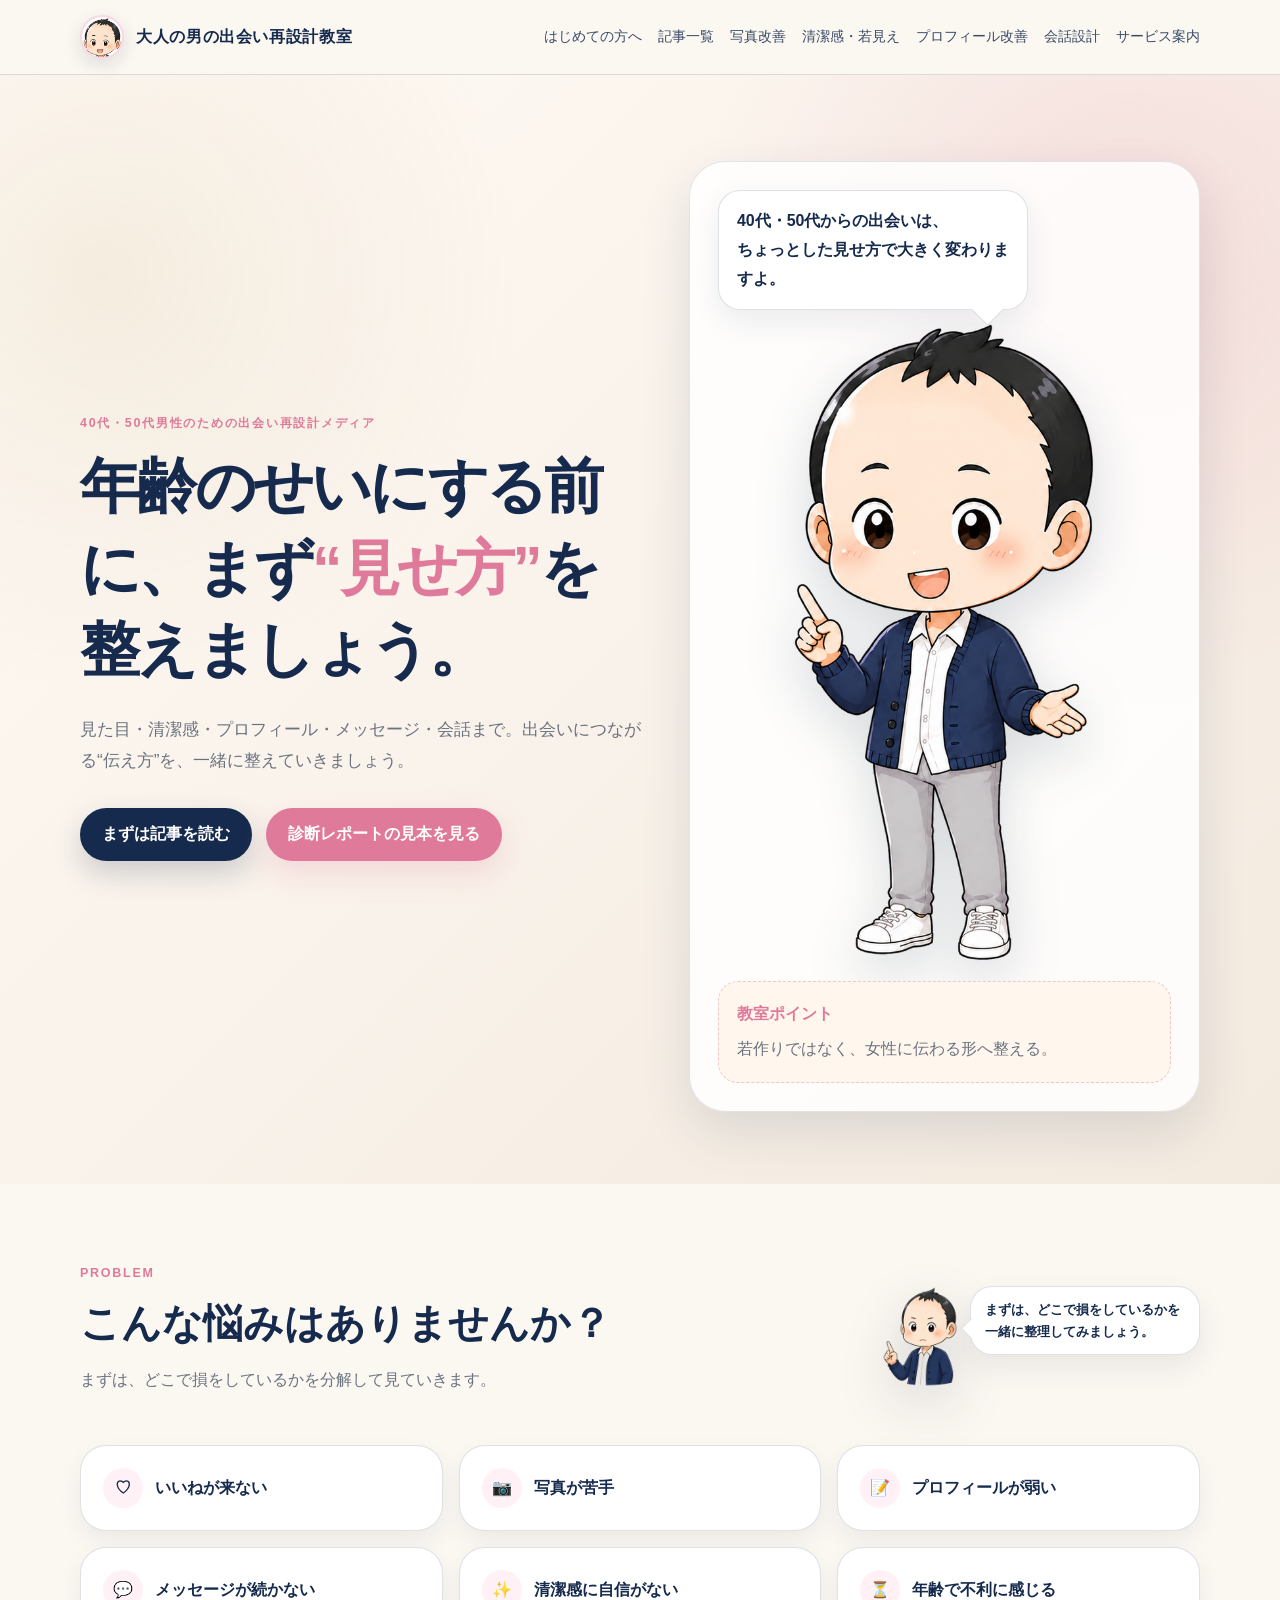
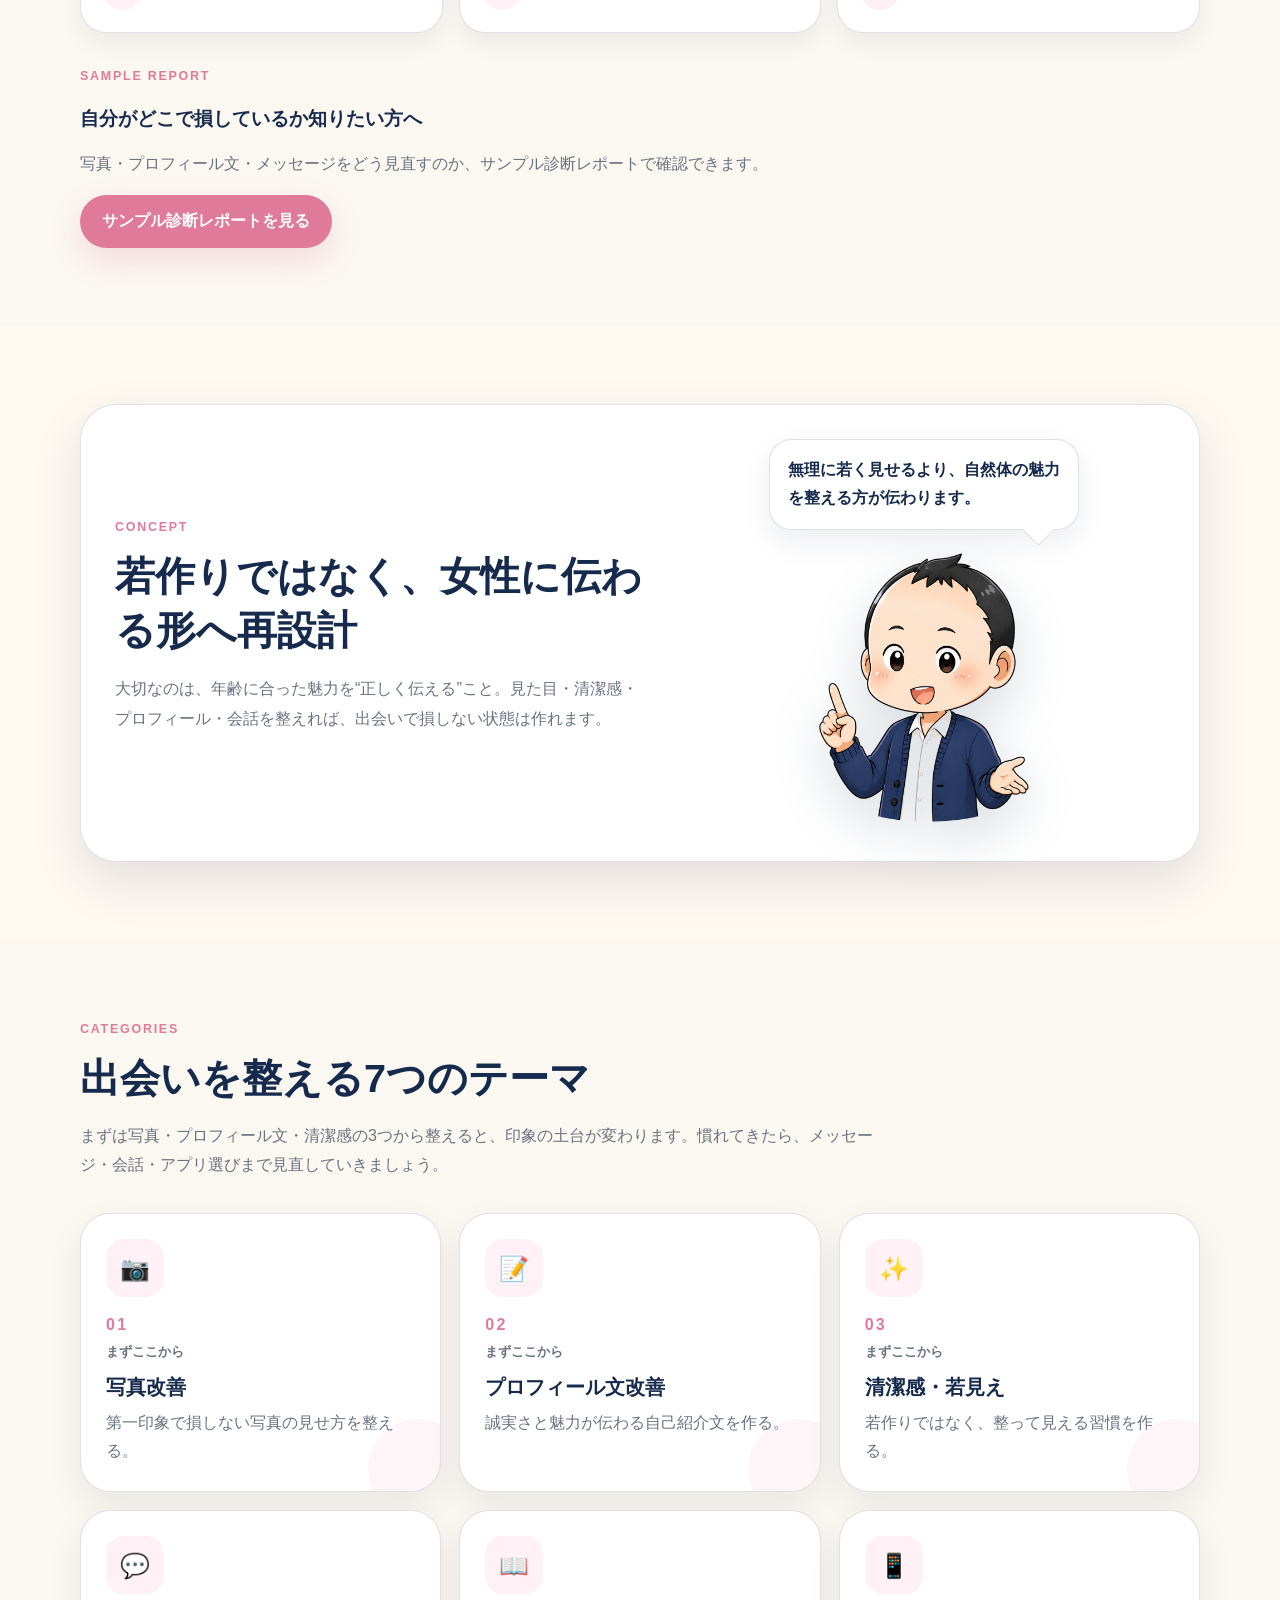
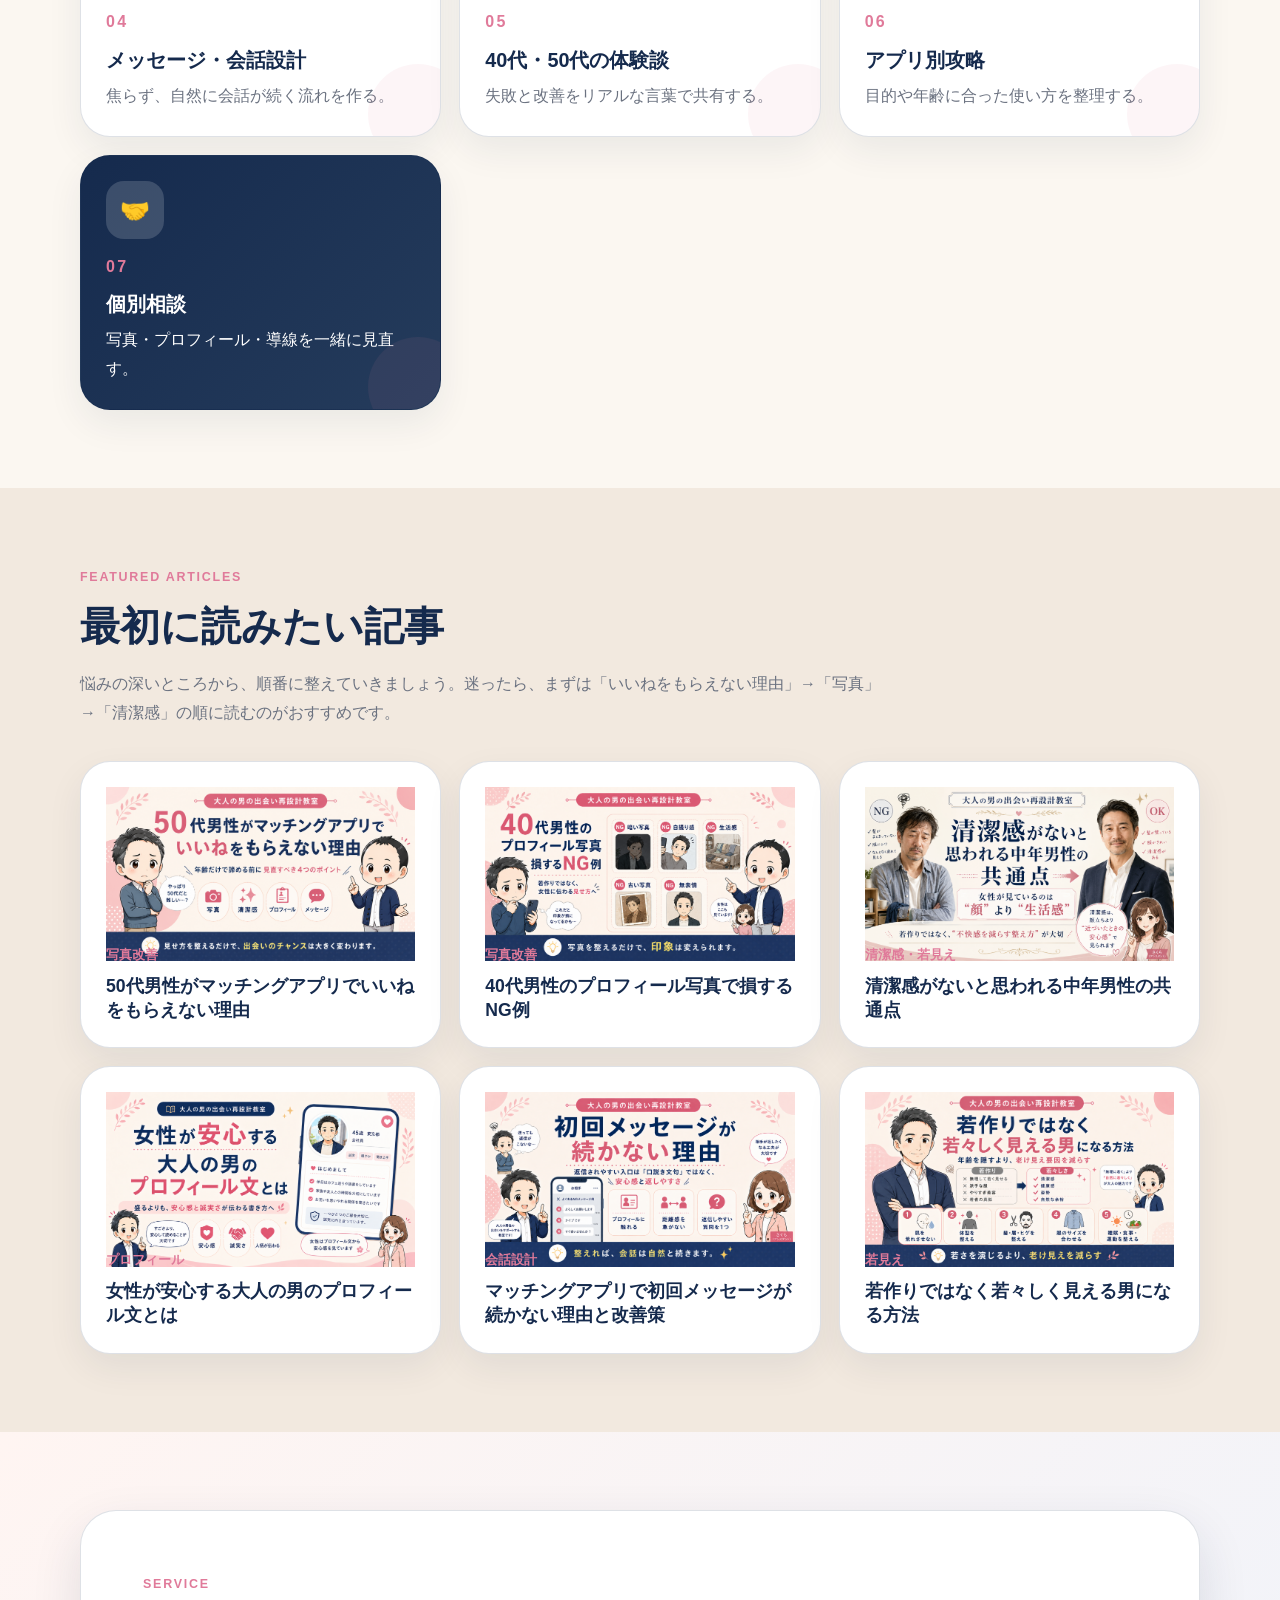
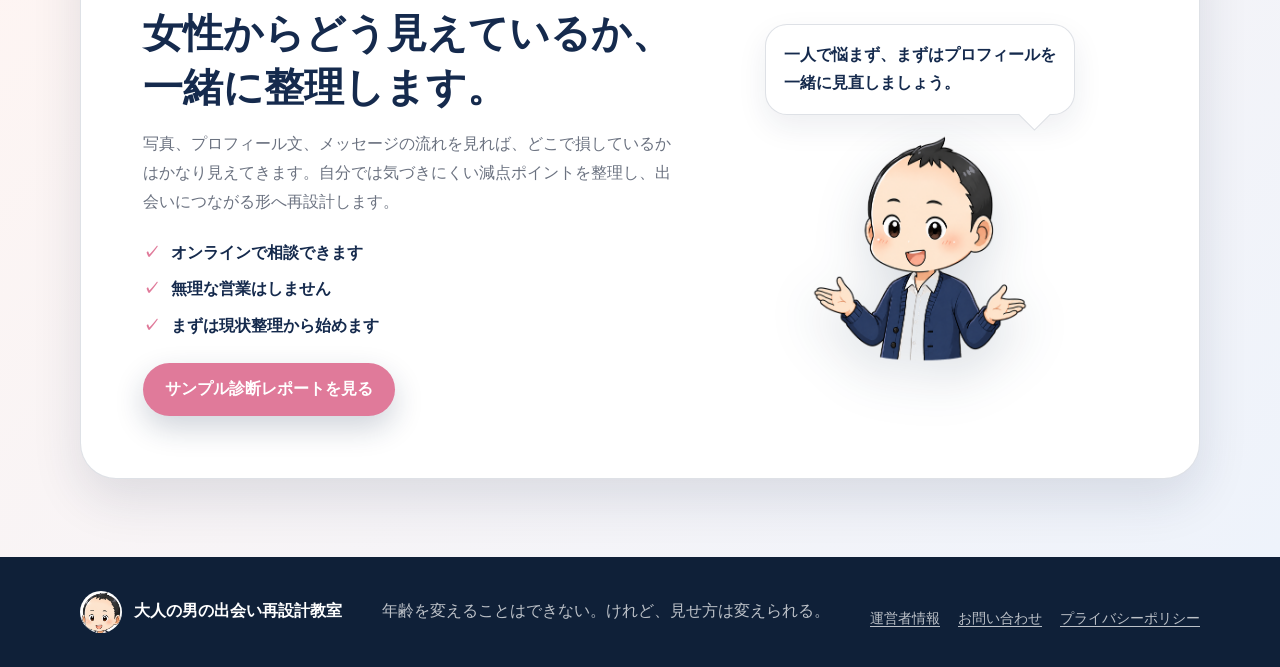
<file: index.html>
<!DOCTYPE html>
<html lang="ja">
<head>
  <meta charset="UTF-8" />
  <meta name="viewport" content="width=device-width, initial-scale=1.0" />
  <title>大人の男の出会い再設計教室</title>
  <meta name="description" content="40代・50代男性のために、見た目・清潔感・写真・プロフィール・メッセージ・会話を整え、出会いで損しない状態を作る実践メディアです。" />
  <link rel="stylesheet" href="styles.css" />
</head>
<body>
  <header class="site-header">
    <div class="container header-inner">
      <a class="site-logo" href="index.html" aria-label="大人の男の出会い再設計教室 ホーム">
        <img class="logo-character" src="assets/characters/teacher-new-icon.png" alt="案内役キャラクターのアイコン" />
        <span class="logo-text">大人の男の出会い再設計教室</span>
      </a>
      <button class="nav-toggle" aria-label="メニューを開く" aria-expanded="false">☰</button>
      <nav class="site-nav" aria-label="グローバルナビゲーション">
        <a href="#intro">はじめての方へ</a>
        <a href="articles.html">記事一覧</a>
        <a href="#photo">写真改善</a>
        <a href="#clean">清潔感・若見え</a>
        <a href="#profile">プロフィール改善</a>
        <a href="#conversation">会話設計</a>
        <a href="service.html">サービス案内</a>
      </nav>
    </div>
  </header>

  <main>
    <section class="hero">
      <div class="container hero-grid">
        <div class="hero-copy">
          <p class="eyebrow">40代・50代男性のための出会い再設計メディア</p>
          <h1>年齢のせいにする前に、まず<span>“見せ方”</span>を整えましょう。</h1>
          <p class="hero-lead">見た目・清潔感・プロフィール・メッセージ・会話まで。出会いにつながる“伝え方”を、一緒に整えていきましょう。</p>
          <div class="hero-actions">
            <a class="btn btn-primary" href="articles.html">まずは記事を読む</a>
            <a class="btn btn-secondary" href="sample-report.html">診断レポートの見本を見る</a>
          </div>
        </div>
        <div class="guide-panel hero-guide" aria-label="案内役キャラクター">
          <div class="speech-bubble">40代・50代からの出会いは、<br />ちょっとした見せ方で大きく変わりますよ。</div>
          <img class="character-img hero-character" src="assets/characters/teacher-new-main.png" alt="笑顔で指差しする案内役キャラクター" />
          <div class="classroom-card">
            <span>教室ポイント</span>
            <p>若作りではなく、女性に伝わる形へ整える。</p>
          </div>
        </div>
      </div>
    </section>

    <section id="intro" class="section problems-section">
      <div class="container">
        <div class="section-heading with-mascot">
          <div>
            <p class="eyebrow">Problem</p>
            <h2>こんな悩みはありませんか？</h2>
            <p>まずは、どこで損をしているかを分解して見ていきます。</p>
          </div>
          <div class="mini-guide">
            <img class="character-img small-character" src="assets/characters/teacher-new-worry.png" alt="悩みながら考えている案内役キャラクター" />
            <div class="speech-bubble small">まずは、どこで損をしているかを一緒に整理してみましょう。</div>
          </div>
        </div>
        <div class="problem-grid">
          <div class="problem-card"><span>♡</span>いいねが来ない</div>
          <div class="problem-card"><span>📷</span>写真が苦手</div>
          <div class="problem-card"><span>📝</span>プロフィールが弱い</div>
          <div class="problem-card"><span>💬</span>メッセージが続かない</div>
          <div class="problem-card"><span>✨</span>清潔感に自信がない</div>
          <div class="problem-card"><span>⏳</span>年齢で不利に感じる</div>
        </div>
        <div class="section-heading" style="margin-top:32px; margin-bottom:0;">
          <p class="eyebrow">Sample Report</p>
          <h3>自分がどこで損しているか知りたい方へ</h3>
          <p>写真・プロフィール文・メッセージをどう見直すのか、サンプル診断レポートで確認できます。</p>
          <div class="hero-actions" style="margin-top:16px;">
            <a class="btn btn-secondary" href="sample-report.html">サンプル診断レポートを見る</a>
          </div>
        </div>
      </div>
    </section>

    <section class="section concept-section">
      <div class="container concept-box">
        <div class="concept-text">
          <p class="eyebrow">Concept</p>
          <h2>若作りではなく、女性に伝わる形へ再設計</h2>
          <p>大切なのは、年齢に合った魅力を“正しく伝える”こと。見た目・清潔感・プロフィール・会話を整えれば、出会いで損しない状態は作れます。</p>
        </div>
        <div class="concept-guide">
          <div class="speech-bubble">無理に若く見せるより、自然体の魅力を整える方が伝わります。</div>
          <img class="character-img medium-character" src="assets/characters/teacher-new-explain.png" alt="解説する案内役キャラクター" />
        </div>
      </div>
    </section>

    <section class="section categories-section">
      <div class="container">
        <div class="section-heading">
          <p class="eyebrow">Categories</p>
          <h2>出会いを整える7つのテーマ</h2>
          <p>まずは写真・プロフィール文・清潔感の3つから整えると、印象の土台が変わります。慣れてきたら、メッセージ・会話・アプリ選びまで見直していきましょう。</p>
        </div>
        <div class="category-grid">
          <article id="photo" class="category-card"><div class="category-icon">📷</div><span>01</span><p class="article-label">まずここから</p><h3>写真改善</h3><p>第一印象で損しない写真の見せ方を整える。</p></article>
          <article id="profile" class="category-card"><div class="category-icon">📝</div><span>02</span><p class="article-label">まずここから</p><h3>プロフィール文改善</h3><p>誠実さと魅力が伝わる自己紹介文を作る。</p></article>
          <article id="clean" class="category-card"><div class="category-icon">✨</div><span>03</span><p class="article-label">まずここから</p><h3>清潔感・若見え</h3><p>若作りではなく、整って見える習慣を作る。</p></article>
          <article id="conversation" class="category-card"><div class="category-icon">💬</div><span>04</span><h3>メッセージ・会話設計</h3><p>焦らず、自然に会話が続く流れを作る。</p></article>
          <article class="category-card"><div class="category-icon">📖</div><span>05</span><h3>40代・50代の体験談</h3><p>失敗と改善をリアルな言葉で共有する。</p></article>
          <article class="category-card"><div class="category-icon">📱</div><span>06</span><h3>アプリ別攻略</h3><p>目的や年齢に合った使い方を整理する。</p></article>
          <article class="category-card featured"><div class="category-icon">🤝</div><span>07</span><h3>個別相談</h3><p>写真・プロフィール・導線を一緒に見直す。</p></article>
        </div>
      </div>
    </section>

    <section id="articles" class="section articles-section">
      <div class="container">
        <div class="section-heading">
          <p class="eyebrow">Featured Articles</p>
          <h2>最初に読みたい記事</h2>
          <p>悩みの深いところから、順番に整えていきましょう。迷ったら、まずは「いいねをもらえない理由」→「写真」→「清潔感」の順に読むのがおすすめです。</p>
        </div>
        <div class="article-grid">
          <a class="article-card" href="why-50s-men-get-no-likes.html"><div class="article-thumb"><img src="assets/eyecatches/why-50s-men-get-no-likes.png" alt="50代男性がマッチングアプリでいいねをもらえない理由のアイキャッチ画像" style="display:block; width:100%; height:100%; object-fit:cover;" /></div><p class="article-label">写真改善</p><h3>50代男性がマッチングアプリでいいねをもらえない理由</h3></a>
          <a class="article-card" href="profile-photo-ng-40s-men.html"><div class="article-thumb"><img src="assets/eyecatches/profile-photo-ng-40s-men.png" alt="40代男性のプロフィール写真で損するNG例のアイキャッチ画像" style="display:block; width:100%; height:100%; object-fit:cover;" /></div><p class="article-label">写真改善</p><h3>40代男性のプロフィール写真で損するNG例</h3></a>
          <a class="article-card" href="middle-aged-men-cleanliness-mistakes.html"><div class="article-thumb"><img src="assets/eyecatches/middle-aged-men-cleanliness-mistakes-eyecatch.png" alt="清潔感がないと思われる中年男性の共通点のアイキャッチ画像" style="display:block; width:100%; height:100%; object-fit:cover;" /></div><p class="article-label">清潔感・若見え</p><h3>清潔感がないと思われる中年男性の共通点</h3></a>
          <a class="article-card" href="profile-text-safe-adult-men.html"><div class="article-thumb"><img src="assets/eyecatches/profile-text-safe-adult-men.png" alt="女性が安心する大人の男のプロフィール文とはのアイキャッチ画像" style="display:block; width:100%; height:100%; object-fit:cover;" /></div><p class="article-label">プロフィール</p><h3>女性が安心する大人の男のプロフィール文とは</h3></a>
          <a class="article-card" href="first-message-not-continue.html"><div class="article-thumb"><img src="assets/eyecatches/first-message-not-continue.png" alt="マッチングアプリで初回メッセージが続かない理由と改善策のアイキャッチ画像" style="display:block; width:100%; height:100%; object-fit:cover;" /></div><p class="article-label">会話設計</p><h3>マッチングアプリで初回メッセージが続かない理由と改善策</h3></a>
          <a class="article-card" href="youthful-looking-men.html"><div class="article-thumb"><img src="assets/eyecatches/youthful-looking-men.png" alt="若作りではなく若々しく見える男になる方法のアイキャッチ画像" style="display:block; width:100%; height:100%; object-fit:cover;" /></div><p class="article-label">若見え</p><h3>若作りではなく若々しく見える男になる方法</h3></a>
        </div>
      </div>
    </section>

    <section id="service" class="section service-section">
      <div class="container service-box">
        <div class="service-copy">
          <p class="eyebrow">Service</p>
          <h2>女性からどう見えているか、一緒に整理します。</h2>
          <p>写真、プロフィール文、メッセージの流れを見れば、どこで損しているかはかなり見えてきます。自分では気づきにくい減点ポイントを整理し、出会いにつながる形へ再設計します。</p>
          <ul class="reassurance-list">
            <li>オンラインで相談できます</li>
            <li>無理な営業はしません</li>
            <li>まずは現状整理から始めます</li>
          </ul>
          <a class="btn btn-primary" href="sample-report.html">サンプル診断レポートを見る</a>
        </div>
        <div class="service-guide">
          <div class="speech-bubble">一人で悩まず、まずはプロフィールを一緒に見直しましょう。</div>
          <img class="character-img medium-character" src="assets/characters/teacher-new-cta.png" alt="安心感を与える案内役キャラクター" />
        </div>
      </div>
    </section>
  </main>

  <footer class="site-footer">
    <div class="container footer-inner">
      <div class="footer-brand">
        <img class="footer-character" src="assets/characters/teacher-new-icon.png" alt="案内役キャラクターの小さなアイコン" />
        <p class="footer-logo">大人の男の出会い再設計教室</p>
      </div>
      <p>年齢を変えることはできない。けれど、見せ方は変えられる。</p>
    </div>
  </footer>

  <script src="script.js"></script>
</body>
</html>
</file>
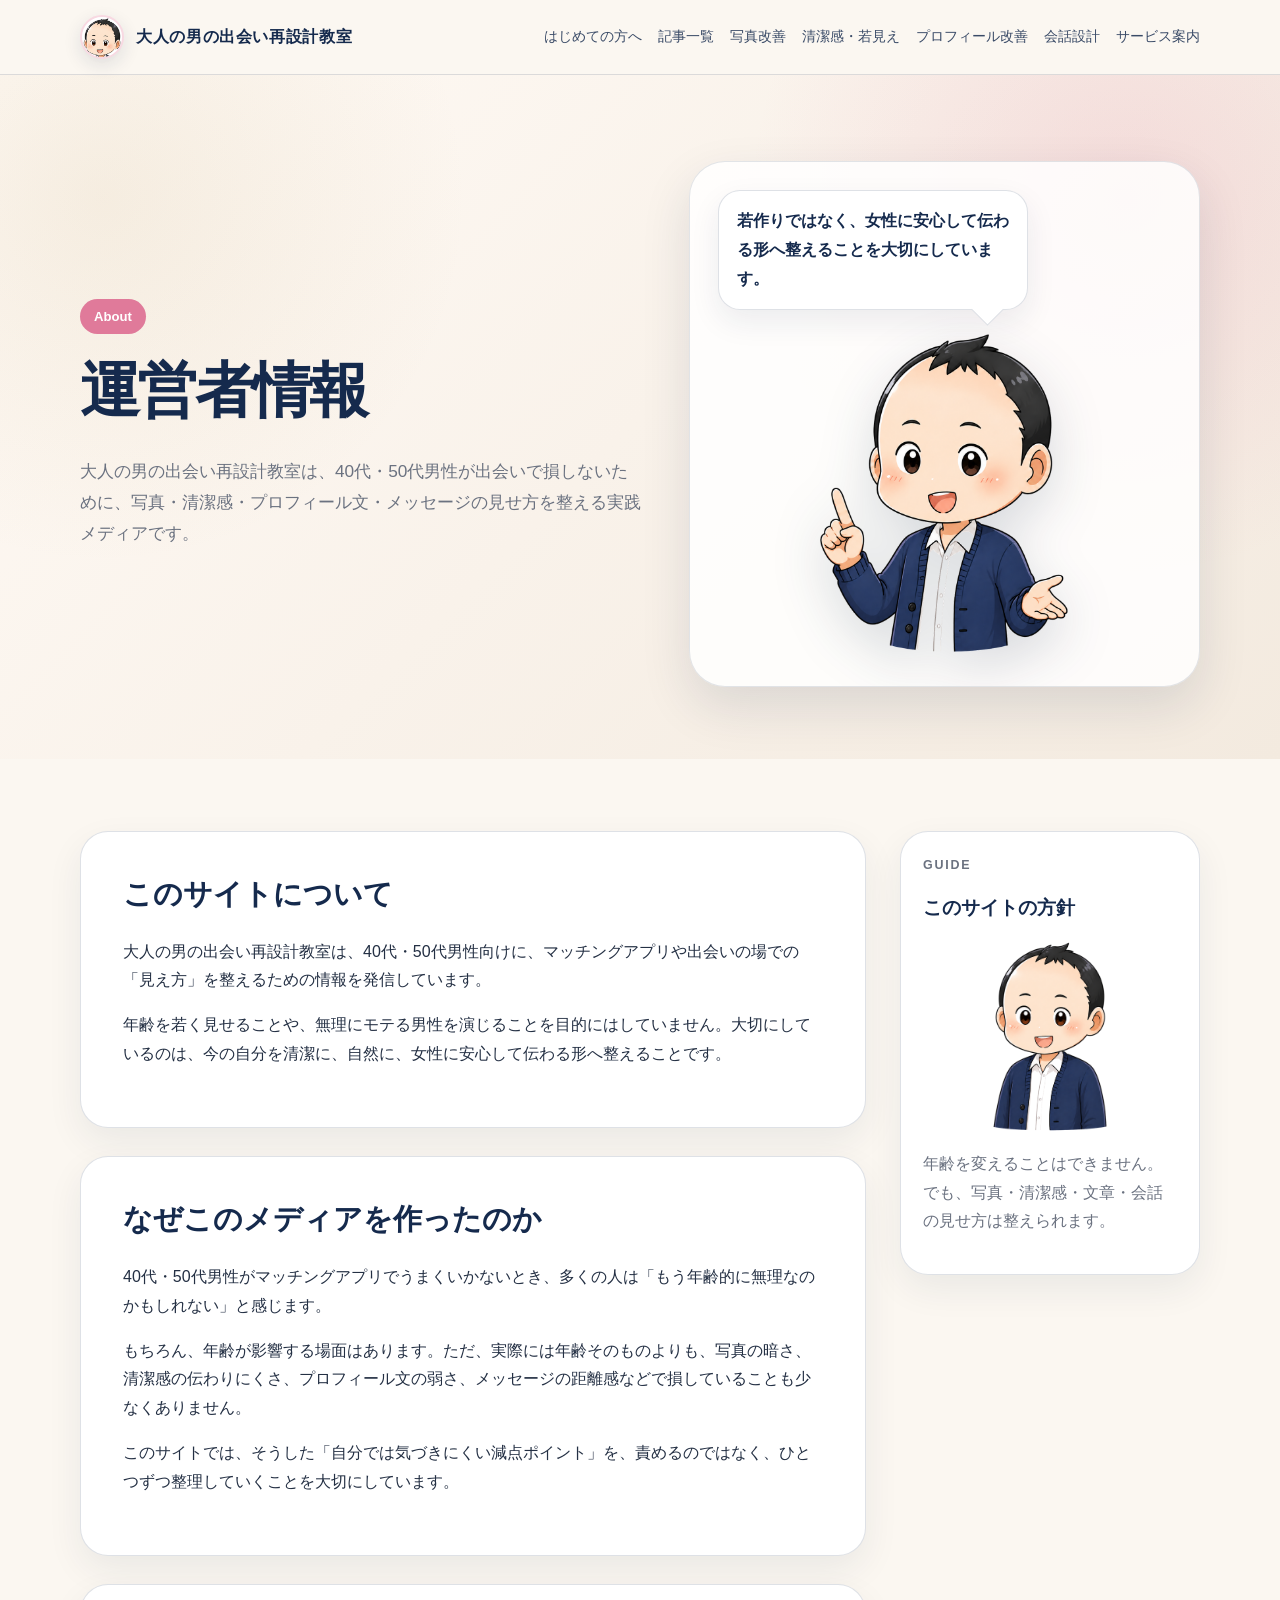
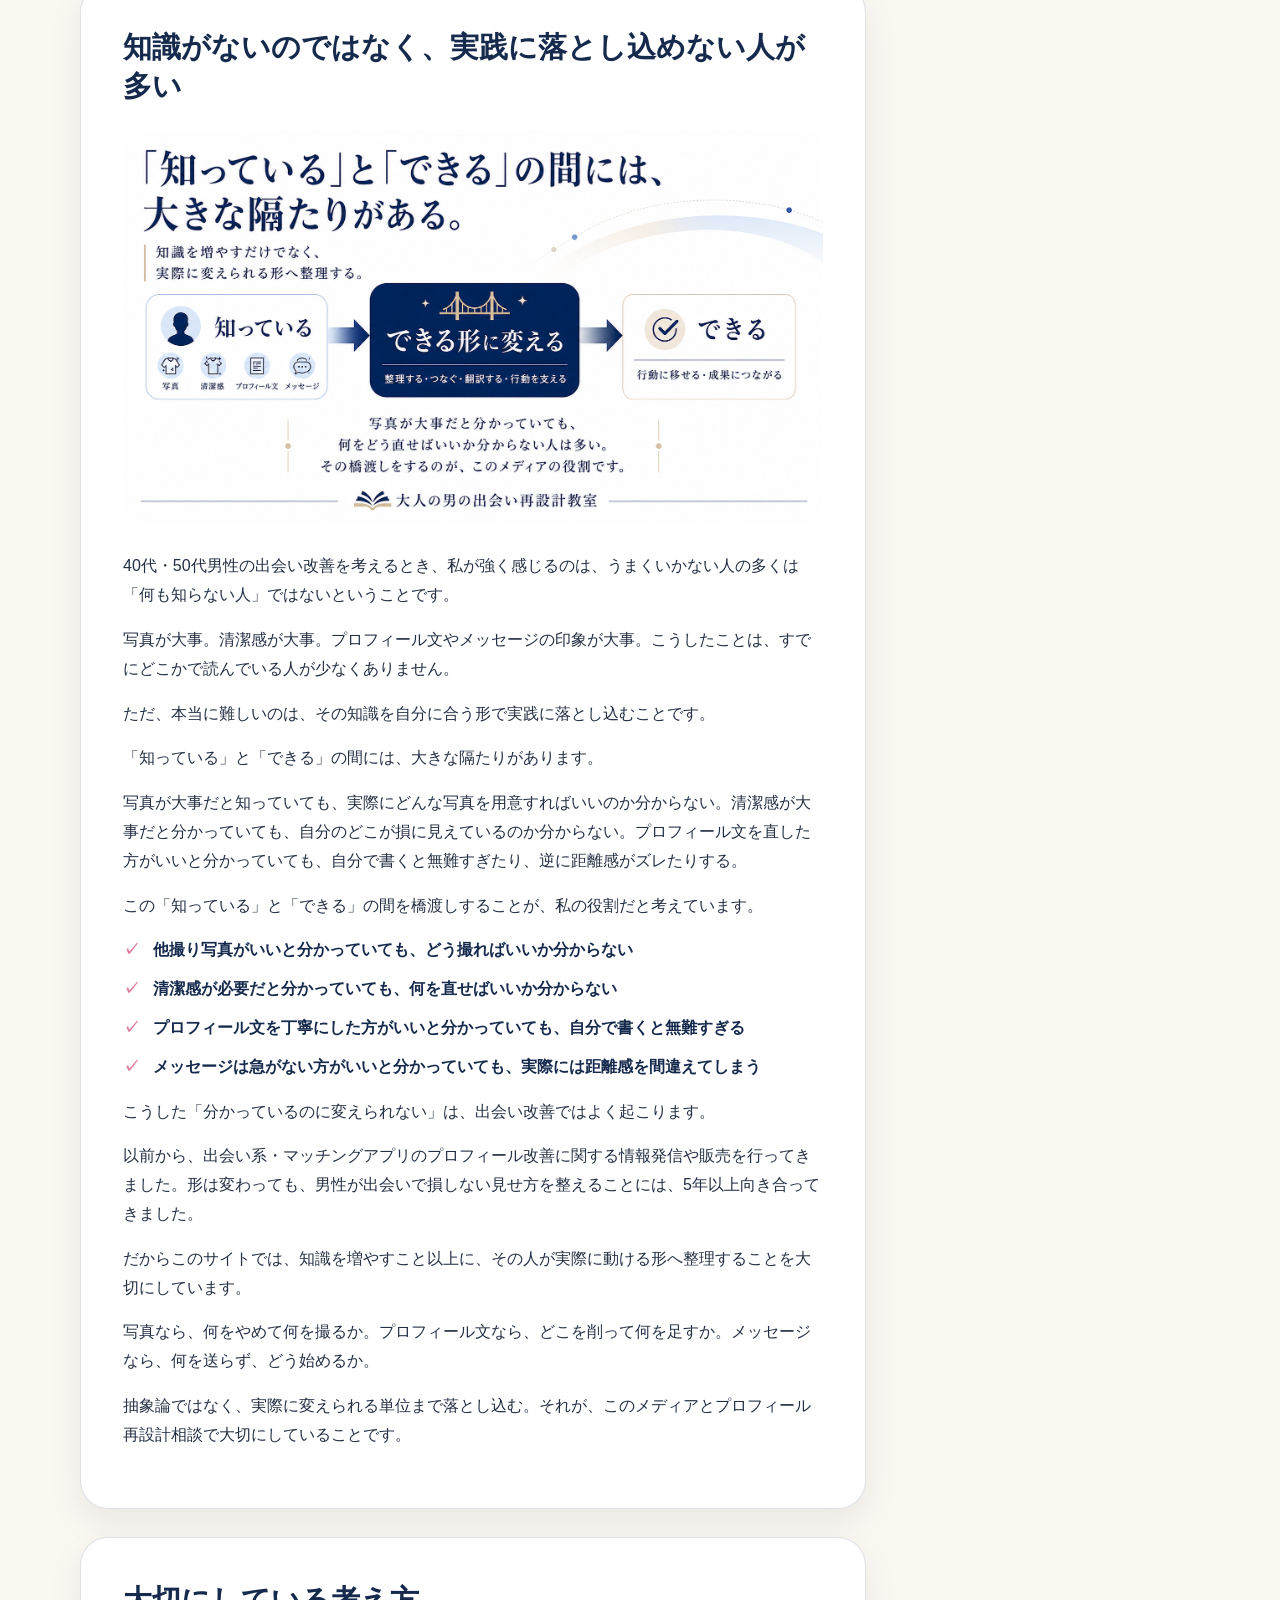
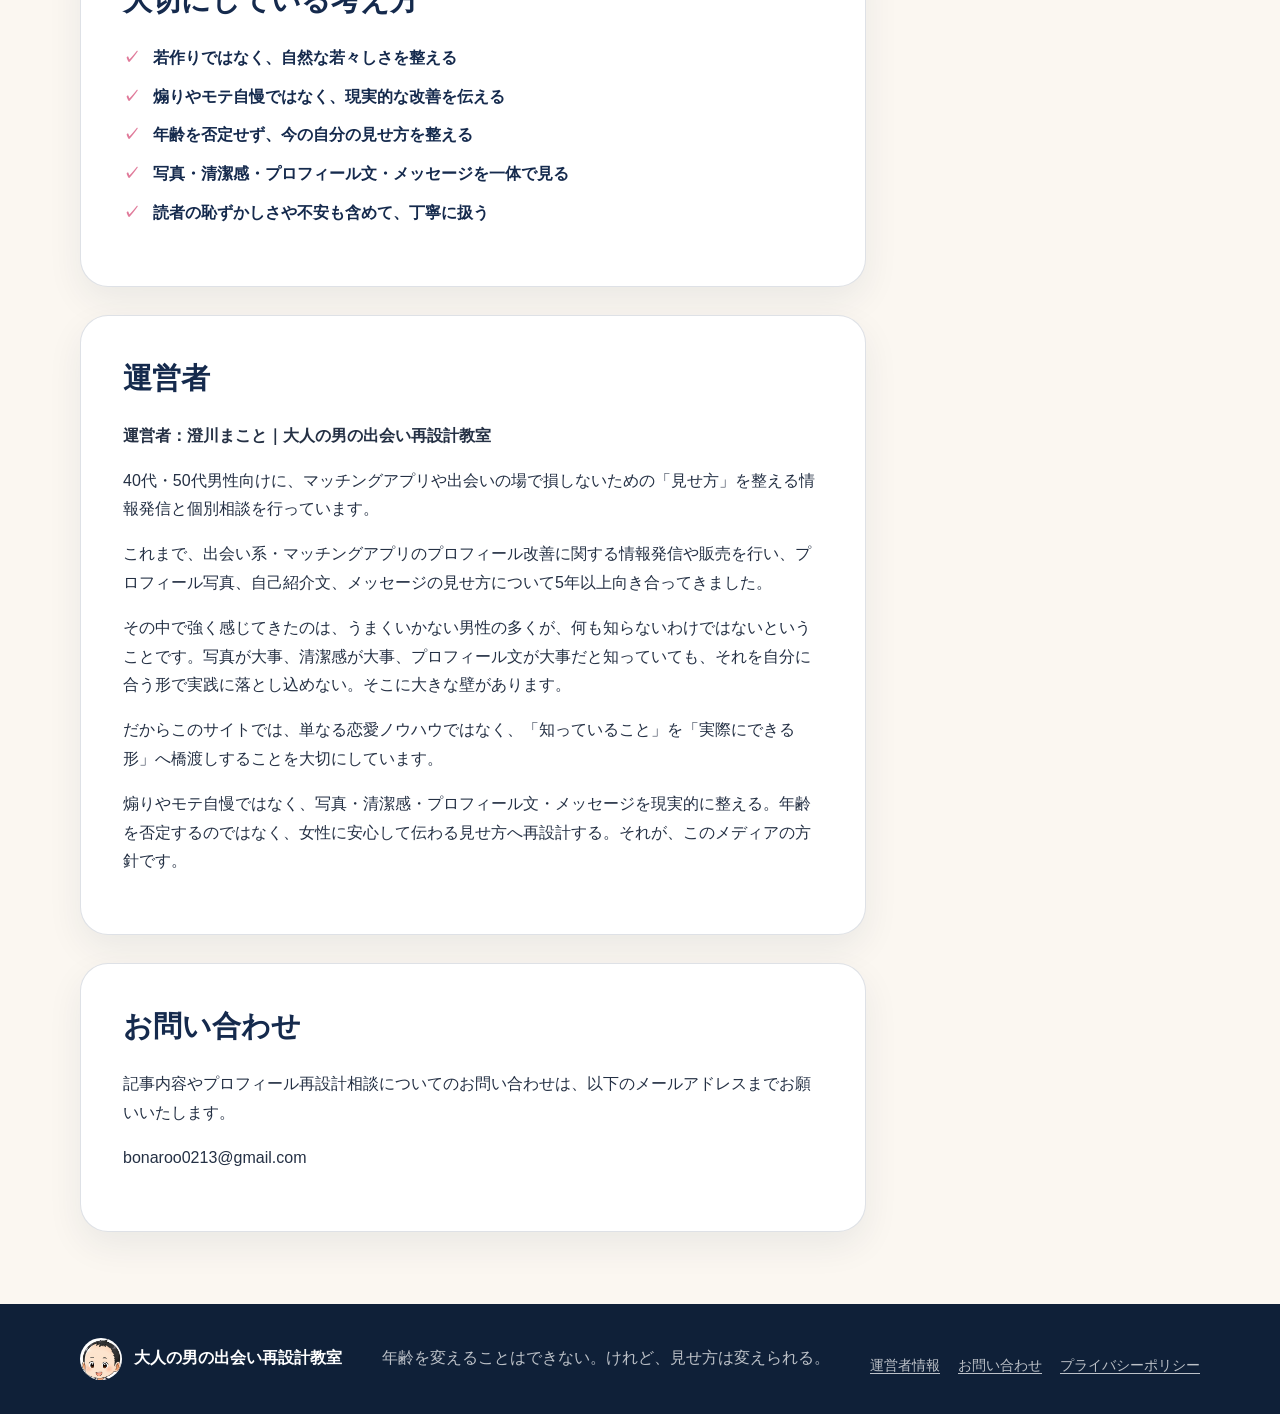
<file: about.html>
<!DOCTYPE html>
<html lang="ja">
<head>
  <meta charset="UTF-8" />
  <meta name="viewport" content="width=device-width, initial-scale=1.0" />
  <title>運営者情報｜大人の男の出会い再設計教室</title>
  <meta name="description" content="大人の男の出会い再設計教室の運営者情報ページです。40代・50代男性の出会い改善を、若作りではなく見せ方の再設計としてサポートします。" />
  <link rel="stylesheet" href="styles.css" />
</head>
<body>
  <header class="site-header">
    <div class="container header-inner">
      <a class="site-logo" href="index.html" aria-label="大人の男の出会い再設計教室 ホーム">
        <img class="logo-character" src="assets/characters/teacher-new-icon.png" alt="案内役キャラクターのアイコン" />
        <span class="logo-text">大人の男の出会い再設計教室</span>
      </a>
      <button class="nav-toggle" aria-label="メニューを開く" aria-expanded="false">☰</button>
      <nav class="site-nav" aria-label="グローバルナビゲーション">
        <a href="index.html#intro">はじめての方へ</a>
        <a href="articles.html">記事一覧</a>
        <a href="index.html#photo">写真改善</a>
        <a href="index.html#clean">清潔感・若見え</a>
        <a href="index.html#profile">プロフィール改善</a>
        <a href="index.html#conversation">会話設計</a>
        <a href="service.html">サービス案内</a>
      </nav>
    </div>
  </header>

  <main>
    <section class="article-hero">
      <div class="container article-hero-grid">
        <div class="article-hero-copy">
          <p class="article-category-label">About</p>
          <h1>運営者情報</h1>
          <p class="article-lead">大人の男の出会い再設計教室は、40代・50代男性が出会いで損しないために、写真・清潔感・プロフィール文・メッセージの見せ方を整える実践メディアです。</p>
        </div>
        <div class="article-hero-guide">
          <div class="speech-bubble">若作りではなく、女性に安心して伝わる形へ整えることを大切にしています。</div>
          <img class="character-img article-guide-character" src="assets/characters/teacher-new-explain.png" alt="運営者情報を案内する先生キャラクター" />
        </div>
      </div>
    </section>

    <div class="container article-layout">
      <div class="article-main">
        <section class="article-block">
          <h2>このサイトについて</h2>
          <p>大人の男の出会い再設計教室は、40代・50代男性向けに、マッチングアプリや出会いの場での「見え方」を整えるための情報を発信しています。</p>
          <p>年齢を若く見せることや、無理にモテる男性を演じることを目的にはしていません。大切にしているのは、今の自分を清潔に、自然に、女性に安心して伝わる形へ整えることです。</p>
        </section>

        <section class="article-block">
          <h2>なぜこのメディアを作ったのか</h2>
          <p>40代・50代男性がマッチングアプリでうまくいかないとき、多くの人は「もう年齢的に無理なのかもしれない」と感じます。</p>
          <p>もちろん、年齢が影響する場面はあります。ただ、実際には年齢そのものよりも、写真の暗さ、清潔感の伝わりにくさ、プロフィール文の弱さ、メッセージの距離感などで損していることも少なくありません。</p>
          <p>このサイトでは、そうした「自分では気づきにくい減点ポイント」を、責めるのではなく、ひとつずつ整理していくことを大切にしています。</p>
        </section>

        <section class="article-block">
          <h2>知識がないのではなく、実践に落とし込めない人が多い</h2>

          <figure class="article-infographic article-infographic--large article-infographic--bare reason-infographic">
            <img
              src="assets/infographics/knowledge-to-action-simple-about.png"
              alt="知っていることを実践に変える橋渡しを表現したインフォグラフィック"
              loading="lazy"
            />
          </figure>

          <p>40代・50代男性の出会い改善を考えるとき、私が強く感じるのは、うまくいかない人の多くは「何も知らない人」ではないということです。</p>

          <p>写真が大事。清潔感が大事。プロフィール文やメッセージの印象が大事。こうしたことは、すでにどこかで読んでいる人が少なくありません。</p>

          <p>ただ、本当に難しいのは、その知識を自分に合う形で実践に落とし込むことです。</p>

          <p>「知っている」と「できる」の間には、大きな隔たりがあります。</p>

          <p>写真が大事だと知っていても、実際にどんな写真を用意すればいいのか分からない。清潔感が大事だと分かっていても、自分のどこが損に見えているのか分からない。プロフィール文を直した方がいいと分かっていても、自分で書くと無難すぎたり、逆に距離感がズレたりする。</p>

          <p>この「知っている」と「できる」の間を橋渡しすることが、私の役割だと考えています。</p>

          <ul class="article-check-list">
            <li>他撮り写真がいいと分かっていても、どう撮ればいいか分からない</li>
            <li>清潔感が必要だと分かっていても、何を直せばいいか分からない</li>
            <li>プロフィール文を丁寧にした方がいいと分かっていても、自分で書くと無難すぎる</li>
            <li>メッセージは急がない方がいいと分かっていても、実際には距離感を間違えてしまう</li>
          </ul>

          <p>こうした「分かっているのに変えられない」は、出会い改善ではよく起こります。</p>

          <p>以前から、出会い系・マッチングアプリのプロフィール改善に関する情報発信や販売を行ってきました。形は変わっても、男性が出会いで損しない見せ方を整えることには、5年以上向き合ってきました。</p>

          <p>だからこのサイトでは、知識を増やすこと以上に、その人が実際に動ける形へ整理することを大切にしています。</p>

          <p>写真なら、何をやめて何を撮るか。プロフィール文なら、どこを削って何を足すか。メッセージなら、何を送らず、どう始めるか。</p>

          <p>抽象論ではなく、実際に変えられる単位まで落とし込む。それが、このメディアとプロフィール再設計相談で大切にしていることです。</p>
        </section>

        <section class="article-block">
          <h2>大切にしている考え方</h2>
          <ul class="article-check-list">
            <li>若作りではなく、自然な若々しさを整える</li>
            <li>煽りやモテ自慢ではなく、現実的な改善を伝える</li>
            <li>年齢を否定せず、今の自分の見せ方を整える</li>
            <li>写真・清潔感・プロフィール文・メッセージを一体で見る</li>
            <li>読者の恥ずかしさや不安も含めて、丁寧に扱う</li>
          </ul>
        </section>

        <section class="article-block">
          <h2>運営者</h2>
          <p><strong>運営者：澄川まこと｜大人の男の出会い再設計教室</strong></p>
          <p>40代・50代男性向けに、マッチングアプリや出会いの場で損しないための「見せ方」を整える情報発信と個別相談を行っています。</p>
          <p>これまで、出会い系・マッチングアプリのプロフィール改善に関する情報発信や販売を行い、プロフィール写真、自己紹介文、メッセージの見せ方について5年以上向き合ってきました。</p>
          <p>その中で強く感じてきたのは、うまくいかない男性の多くが、何も知らないわけではないということです。写真が大事、清潔感が大事、プロフィール文が大事だと知っていても、それを自分に合う形で実践に落とし込めない。そこに大きな壁があります。</p>
          <p>だからこのサイトでは、単なる恋愛ノウハウではなく、「知っていること」を「実際にできる形」へ橋渡しすることを大切にしています。</p>
          <p>煽りやモテ自慢ではなく、写真・清潔感・プロフィール文・メッセージを現実的に整える。年齢を否定するのではなく、女性に安心して伝わる見せ方へ再設計する。それが、このメディアの方針です。</p>
        </section>

        <section class="article-block">
          <h2>お問い合わせ</h2>
          <p>記事内容やプロフィール再設計相談についてのお問い合わせは、以下のメールアドレスまでお願いいたします。</p>
          <p><a href="mailto:bonaroo0213@gmail.com">bonaroo0213@gmail.com</a></p>
        </section>
      </div>

      <aside class="article-sidebar">
        <div class="sidebar-card">
          <p class="eyebrow">Guide</p>
          <h3>このサイトの方針</h3>
          <img class="character-img sidebar-character" src="assets/characters/teacher-new-icon.png" alt="案内役キャラクター" />
          <p>年齢を変えることはできません。でも、写真・清潔感・文章・会話の見せ方は整えられます。</p>
        </div>
      </aside>
    </div>
  </main>

  <footer class="site-footer">
    <div class="container footer-inner">
      <div class="footer-brand">
        <img class="footer-character" src="assets/characters/teacher-new-icon.png" alt="案内役キャラクターの小さなアイコン" />
        <p class="footer-logo">大人の男の出会い再設計教室</p>
      </div>
      <p>年齢を変えることはできない。けれど、見せ方は変えられる。</p>
    </div>
  </footer>

  <script src="script.js"></script>
</body>
</html>
</file>
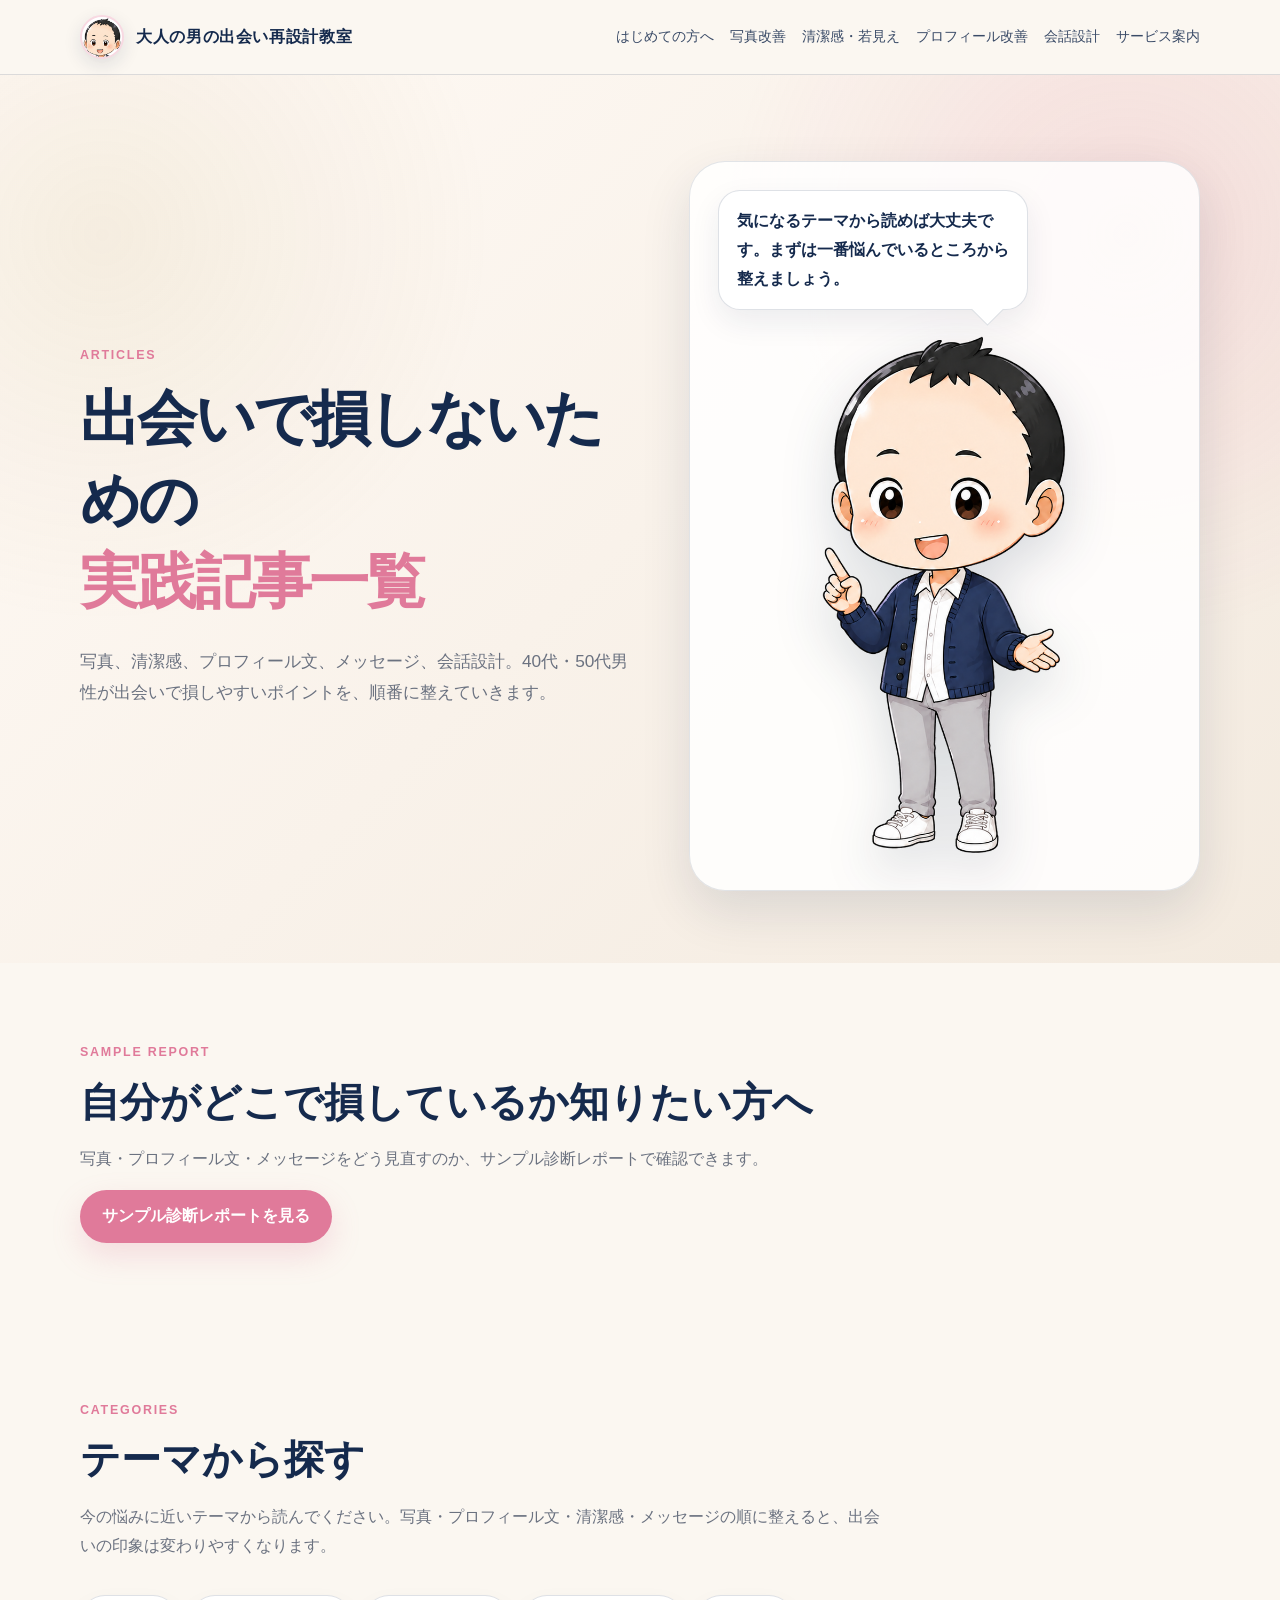
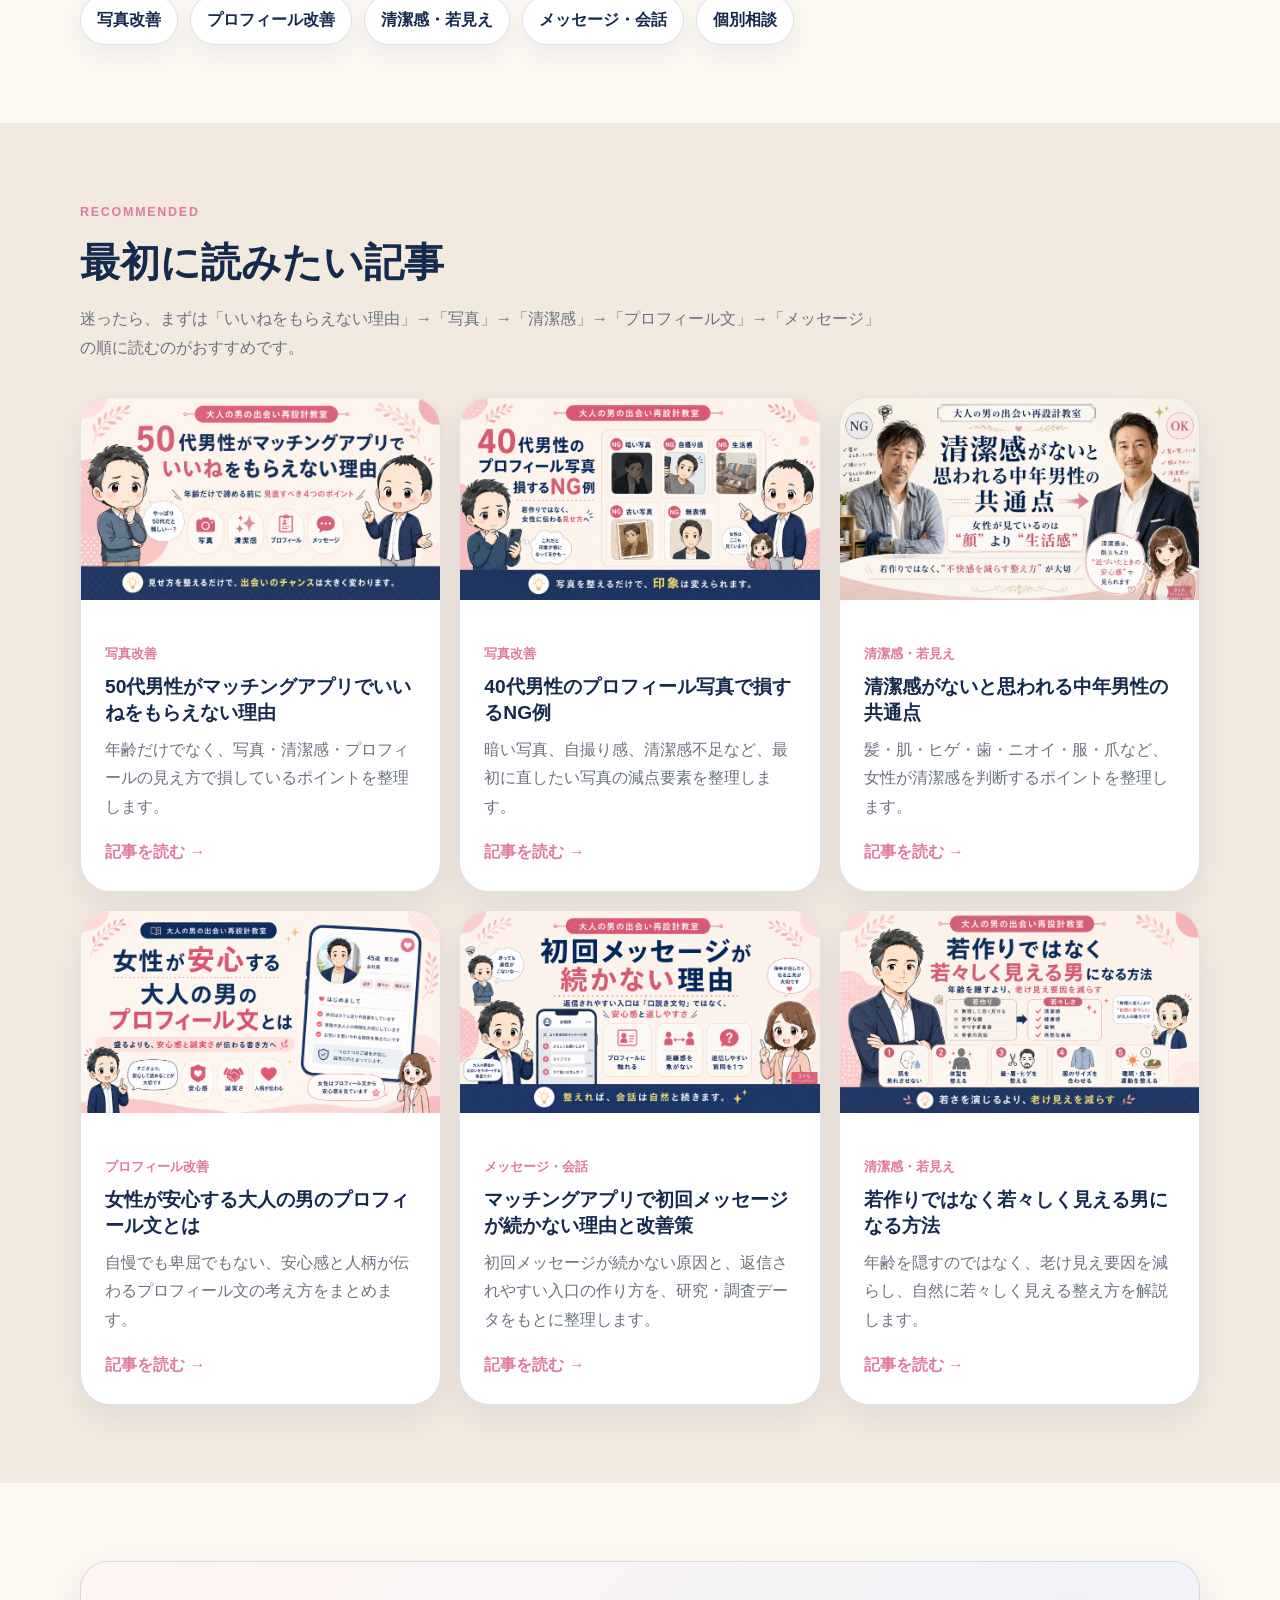
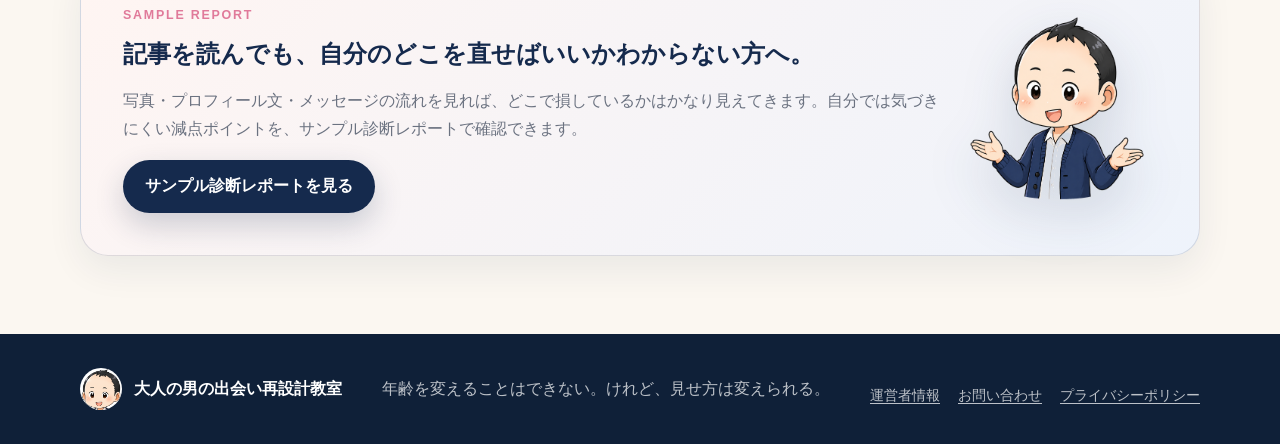
<file: articles.html>
<!DOCTYPE html>
<html lang="ja">
<head>
  <meta charset="UTF-8" />
  <meta name="viewport" content="width=device-width, initial-scale=1.0" />
  <title>記事一覧｜大人の男の出会い再設計教室</title>
  <meta name="description" content="40代・50代男性向けに、写真改善・清潔感・プロフィール文・メッセージ・会話設計を整える記事一覧ページです。" />
  <link rel="stylesheet" href="styles.css" />
</head>
<body>
  <header class="site-header">
    <div class="container header-inner">
      <a class="site-logo" href="index.html" aria-label="大人の男の出会い再設計教室 ホーム">
        <img class="logo-character" src="assets/characters/05_icon_bust.png" alt="案内役キャラクターのアイコン" />
        <span class="logo-text">大人の男の出会い再設計教室</span>
      </a>
      <button class="nav-toggle" aria-label="メニューを開く" aria-expanded="false">☰</button>
      <nav class="site-nav" aria-label="グローバルナビゲーション">
        <a href="index.html#intro">はじめての方へ</a>
        <a href="index.html#photo">写真改善</a>
        <a href="index.html#clean">清潔感・若見え</a>
        <a href="index.html#profile">プロフィール改善</a>
        <a href="index.html#conversation">会話設計</a>
        <a href="service.html">サービス案内</a>
      </nav>
    </div>
  </header>

  <main>
    <section class="articles-index-hero">
      <div class="container articles-index-grid">
        <div>
          <p class="eyebrow">Articles</p>
          <h1>出会いで損しないための<br><span>実践記事一覧</span></h1>
          <p class="hero-lead">写真、清潔感、プロフィール文、メッセージ、会話設計。40代・50代男性が出会いで損しやすいポイントを、順番に整えていきます。</p>
        </div>
        <div class="articles-index-guide">
          <div class="speech-bubble">気になるテーマから読めば大丈夫です。まずは一番悩んでいるところから整えましょう。</div>
          <img class="character-img article-guide-character" src="assets/characters/01_hero_teacher.png" alt="記事一覧を案内するキャラクター" />
        </div>
      </div>
    </section>

    <section class="section article-filter-section">
      <div class="container">
        <div class="section-heading" style="margin-bottom:0;">
          <p class="eyebrow">Sample Report</p>
          <h2>自分がどこで損しているか知りたい方へ</h2>
          <p>写真・プロフィール文・メッセージをどう見直すのか、サンプル診断レポートで確認できます。</p>
          <div class="hero-actions" style="margin-top:16px;">
            <a class="btn btn-secondary" href="sample-report.html">サンプル診断レポートを見る</a>
          </div>
        </div>
      </div>
    </section>

    <section class="section article-filter-section">
      <div class="container">
        <div class="section-heading">
          <p class="eyebrow">Categories</p>
          <h2>テーマから探す</h2>
          <p>今の悩みに近いテーマから読んでください。写真・プロフィール文・清潔感・メッセージの順に整えると、出会いの印象は変わりやすくなります。</p>
        </div>
        <div class="article-filter-list">
          <a href="#photo-articles">写真改善</a>
          <a href="#profile-articles">プロフィール改善</a>
          <a href="#clean-articles">清潔感・若見え</a>
          <a href="#message-articles">メッセージ・会話</a>
          <a href="#service-articles">個別相談</a>
        </div>
      </div>
    </section>

    <section class="section articles-list-section">
      <div class="container">
        <div class="section-heading">
          <p class="eyebrow">Recommended</p>
          <h2>最初に読みたい記事</h2>
          <p>迷ったら、まずは「いいねをもらえない理由」→「写真」→「清潔感」→「プロフィール文」→「メッセージ」の順に読むのがおすすめです。</p>
        </div>

        <div class="articles-list-grid">
          <article id="photo-articles" class="article-list-card featured-article-card">
            <a href="why-50s-men-get-no-likes.html">
              <div class="article-list-thumb">
                <img src="assets/eyecatches/why-50s-men-get-no-likes.png" alt="50代男性がマッチングアプリでいいねをもらえない理由のアイキャッチ画像" style="display:block; width:100%; height:100%; object-fit:cover;" />
              </div>
              <div class="article-list-body">
                <p class="article-label">写真改善</p>
                <h3>50代男性がマッチングアプリでいいねをもらえない理由</h3>
                <p>年齢だけでなく、写真・清潔感・プロフィールの見え方で損しているポイントを整理します。</p>
                <span>記事を読む →</span>
              </div>
            </a>
          </article>

          <article class="article-list-card">
            <a href="profile-photo-ng-40s-men.html">
              <div class="article-list-thumb">
                <img src="assets/eyecatches/profile-photo-ng-40s-men.png" alt="40代男性のプロフィール写真で損するNG例のアイキャッチ画像" style="display:block; width:100%; height:100%; object-fit:cover;" />
              </div>
              <div class="article-list-body">
                <p class="article-label">写真改善</p>
                <h3>40代男性のプロフィール写真で損するNG例</h3>
                <p>暗い写真、自撮り感、清潔感不足など、最初に直したい写真の減点要素を整理します。</p>
                <span>記事を読む →</span>
              </div>
            </a>
          </article>

          <article id="clean-articles" class="article-list-card">
            <a href="middle-aged-men-cleanliness-mistakes.html">
              <div class="article-list-thumb">
                <img src="assets/eyecatches/middle-aged-men-cleanliness-mistakes-eyecatch.png" alt="清潔感がないと思われる中年男性の共通点のアイキャッチ画像" style="display:block; width:100%; height:100%; object-fit:cover;" />
              </div>
              <div class="article-list-body">
                <p class="article-label">清潔感・若見え</p>
                <h3>清潔感がないと思われる中年男性の共通点</h3>
                <p>髪・肌・ヒゲ・歯・ニオイ・服・爪など、女性が清潔感を判断するポイントを整理します。</p>
                <span>記事を読む →</span>
              </div>
            </a>
          </article>

          <article id="profile-articles" class="article-list-card">
            <a href="profile-text-safe-adult-men.html">
              <div class="article-list-thumb">
                <img src="assets/eyecatches/profile-text-safe-adult-men.png" alt="女性が安心する大人の男のプロフィール文とはのアイキャッチ画像" style="display:block; width:100%; height:100%; object-fit:cover;" />
              </div>
              <div class="article-list-body">
                <p class="article-label">プロフィール改善</p>
                <h3>女性が安心する大人の男のプロフィール文とは</h3>
                <p>自慢でも卑屈でもない、安心感と人柄が伝わるプロフィール文の考え方をまとめます。</p>
                <span>記事を読む →</span>
              </div>
            </a>
          </article>

          <article id="message-articles" class="article-list-card">
            <a href="first-message-not-continue.html">
              <div class="article-list-thumb">
                <img src="assets/eyecatches/first-message-not-continue.png" alt="マッチングアプリで初回メッセージが続かない理由と改善策のアイキャッチ画像" style="display:block; width:100%; height:100%; object-fit:cover;" />
              </div>
              <div class="article-list-body">
                <p class="article-label">メッセージ・会話</p>
                <h3>マッチングアプリで初回メッセージが続かない理由と改善策</h3>
                <p>初回メッセージが続かない原因と、返信されやすい入口の作り方を、研究・調査データをもとに整理します。</p>
                <span>記事を読む →</span>
              </div>
            </a>
          </article>

          <article class="article-list-card">
  <a href="youthful-looking-men.html">
    <div class="article-list-thumb">
      <img src="assets/eyecatches/youthful-looking-men.png" alt="若作りではなく若々しく見える男になる方法のアイキャッチ画像" style="display:block; width:100%; height:100%; object-fit:cover;" />
    </div>
    <div class="article-list-body">
      <p class="article-label">清潔感・若見え</p>
      <h3>若作りではなく若々しく見える男になる方法</h3>
      <p>年齢を隠すのではなく、老け見え要因を減らし、自然に若々しく見える整え方を解説します。</p>
      <span>記事を読む →</span>
    </div>
  </a>
</article>
        </div>
      </div>
    </section>

    <section id="service-articles" class="section article-index-cta-section">
      <div class="container article-service-cta">
        <div>
          <p class="eyebrow">Sample Report</p>
          <h2>記事を読んでも、自分のどこを直せばいいかわからない方へ。</h2>
          <p>写真・プロフィール文・メッセージの流れを見れば、どこで損しているかはかなり見えてきます。自分では気づきにくい減点ポイントを、サンプル診断レポートで確認できます。</p>
          <a class="btn btn-primary" href="sample-report.html">サンプル診断レポートを見る</a>
        </div>
        <img class="character-img cta-character" src="assets/characters/04_gentle_cta.png" alt="相談を案内するキャラクター" />
      </div>
    </section>
  </main>

  <footer class="site-footer">
    <div class="container footer-inner">
      <div class="footer-brand">
        <img class="footer-character" src="assets/characters/05_icon_bust.png" alt="案内役キャラクターの小さなアイコン" />
        <p class="footer-logo">大人の男の出会い再設計教室</p>
      </div>
      <p>年齢を変えることはできない。けれど、見せ方は変えられる。</p>
    </div>
  </footer>

  <script src="script.js"></script>
</body>
</html>
</file>
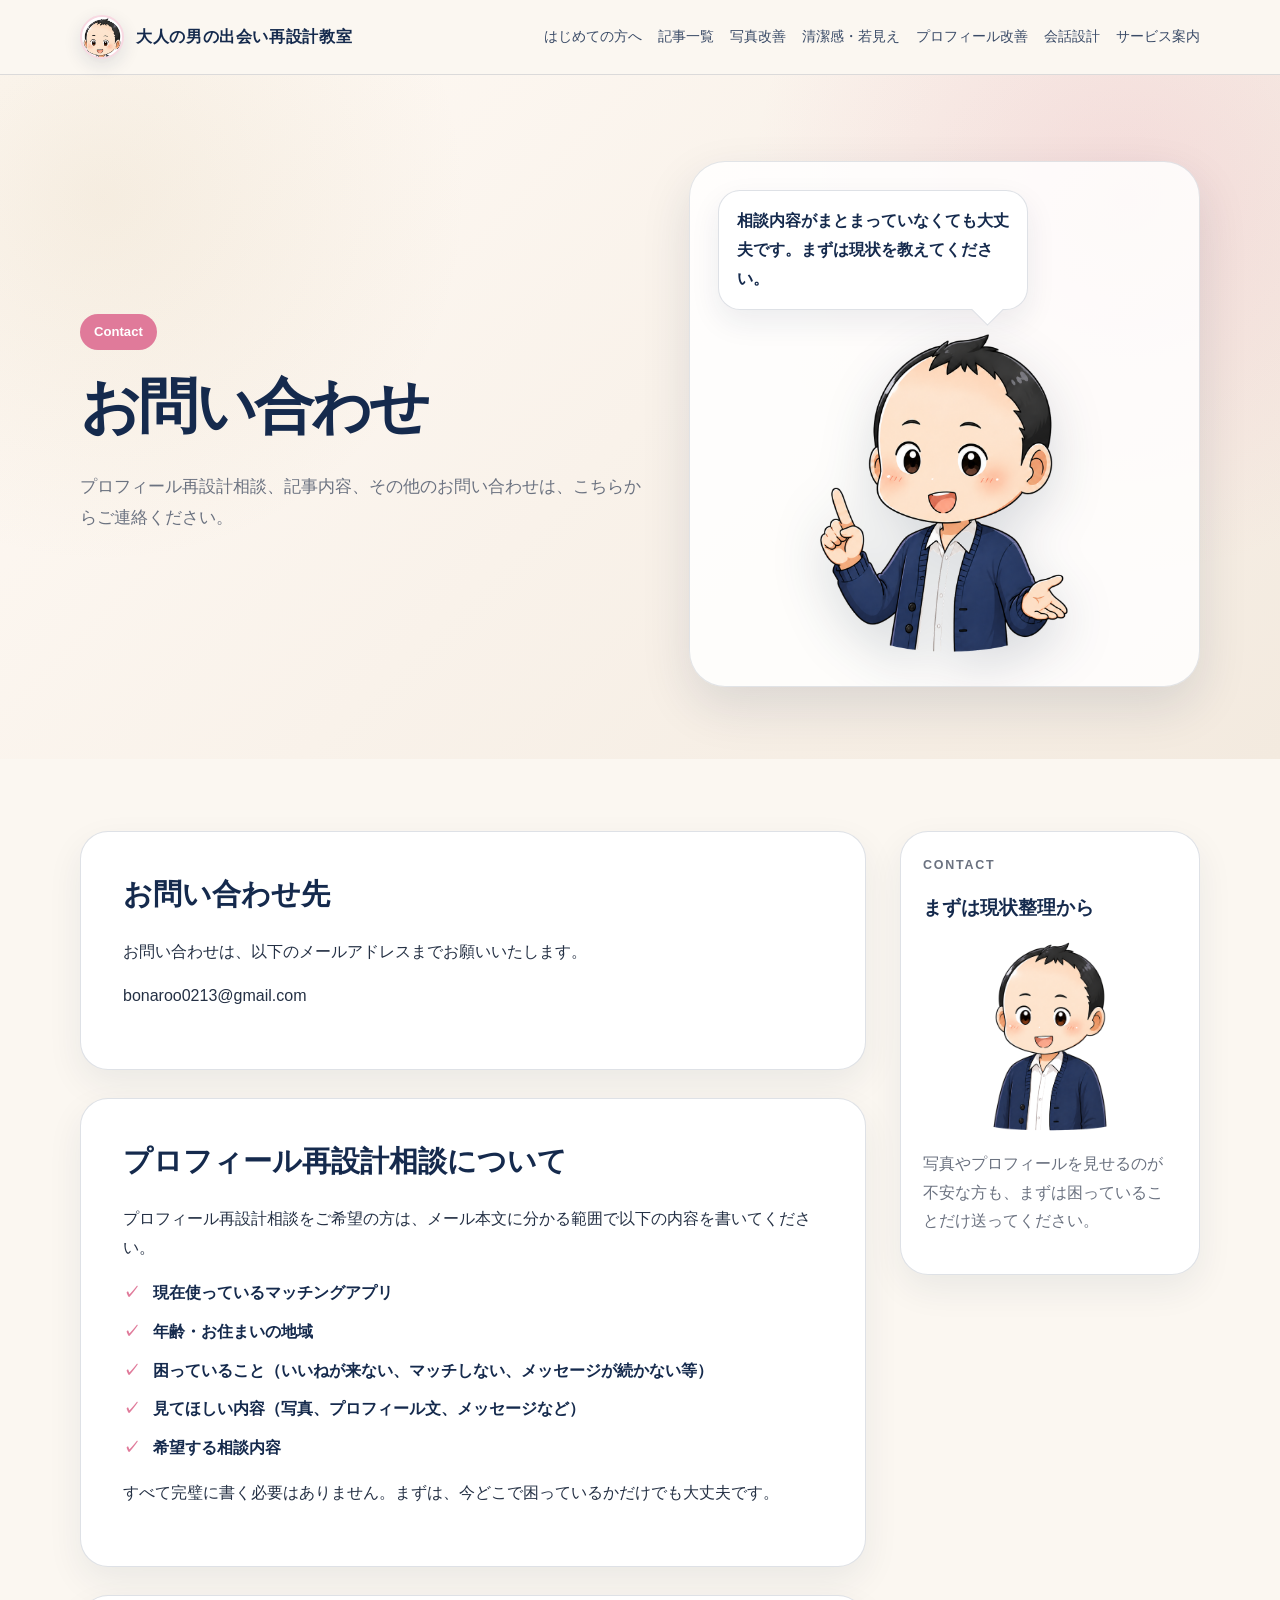
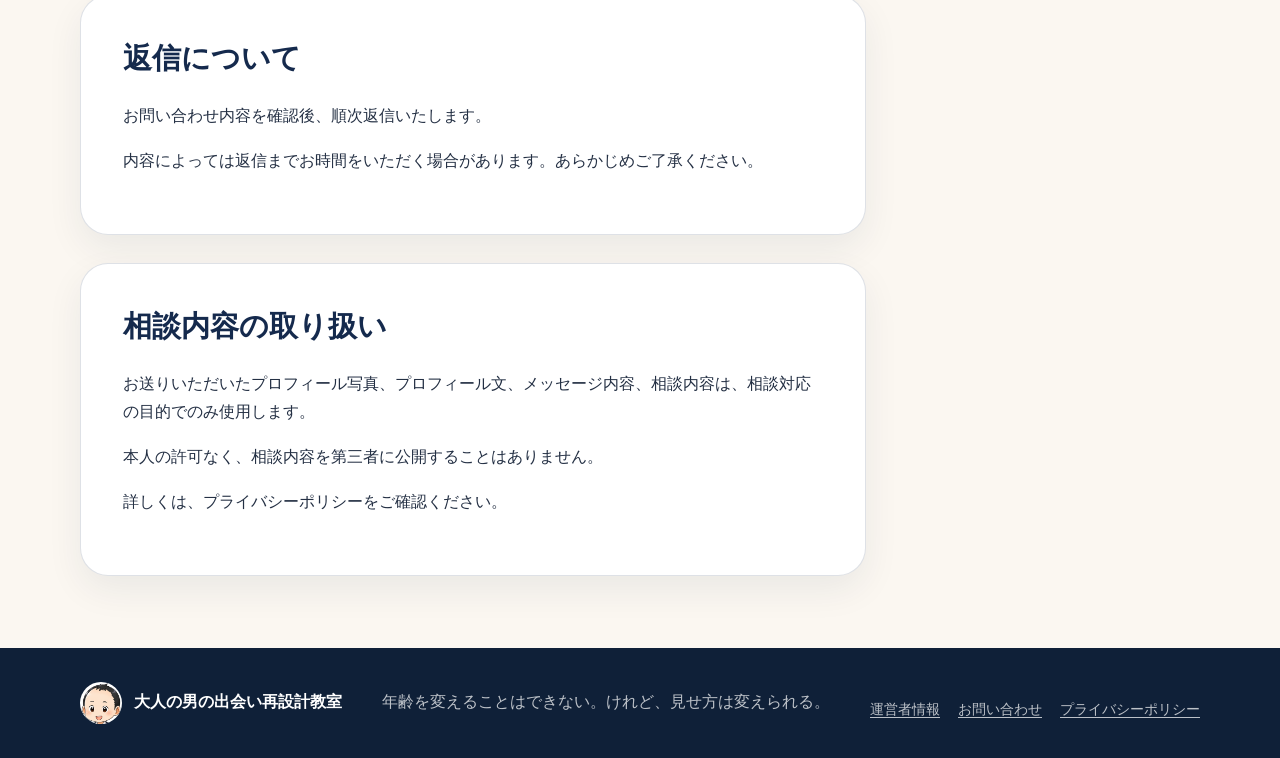
<file: contact.html>
<!DOCTYPE html>
<html lang="ja">
<head>
  <meta charset="UTF-8" />
  <meta name="viewport" content="width=device-width, initial-scale=1.0" />
  <title>お問い合わせ｜大人の男の出会い再設計教室</title>
  <meta name="description" content="大人の男の出会い再設計教室へのお問い合わせページです。プロフィール再設計相談、記事内容、その他のお問い合わせはこちらからご連絡ください。" />
  <link rel="stylesheet" href="styles.css" />
</head>
<body>
  <header class="site-header">
    <div class="container header-inner">
      <a class="site-logo" href="index.html" aria-label="大人の男の出会い再設計教室 ホーム">
        <img class="logo-character" src="assets/characters/teacher-new-icon.png" alt="案内役キャラクターのアイコン" />
        <span class="logo-text">大人の男の出会い再設計教室</span>
      </a>
      <button class="nav-toggle" aria-label="メニューを開く" aria-expanded="false">☰</button>
      <nav class="site-nav" aria-label="グローバルナビゲーション">
        <a href="index.html#intro">はじめての方へ</a>
        <a href="articles.html">記事一覧</a>
        <a href="index.html#photo">写真改善</a>
        <a href="index.html#clean">清潔感・若見え</a>
        <a href="index.html#profile">プロフィール改善</a>
        <a href="index.html#conversation">会話設計</a>
        <a href="service.html">サービス案内</a>
      </nav>
    </div>
  </header>

  <main>
    <section class="article-hero">
      <div class="container article-hero-grid">
        <div class="article-hero-copy">
          <p class="article-category-label">Contact</p>
          <h1>お問い合わせ</h1>
          <p class="article-lead">プロフィール再設計相談、記事内容、その他のお問い合わせは、こちらからご連絡ください。</p>
        </div>
        <div class="article-hero-guide">
          <div class="speech-bubble">相談内容がまとまっていなくても大丈夫です。まずは現状を教えてください。</div>
          <img class="character-img article-guide-character" src="assets/characters/teacher-new-explain.png" alt="お問い合わせを案内する先生キャラクター" />
        </div>
      </div>
    </section>

    <div class="container article-layout">
      <div class="article-main">
        <section class="article-block">
          <h2>お問い合わせ先</h2>
          <p>お問い合わせは、以下のメールアドレスまでお願いいたします。</p>
          <p>
            <a href="mailto:bonaroo0213@gmail.com?subject=大人の男の出会い再設計教室へのお問い合わせ">
              bonaroo0213@gmail.com
            </a>
          </p>
        </section>

        <section class="article-block">
          <h2>プロフィール再設計相談について</h2>
          <p>プロフィール再設計相談をご希望の方は、メール本文に分かる範囲で以下の内容を書いてください。</p>
          <ul class="article-check-list">
            <li>現在使っているマッチングアプリ</li>
            <li>年齢・お住まいの地域</li>
            <li>困っていること（いいねが来ない、マッチしない、メッセージが続かない等）</li>
            <li>見てほしい内容（写真、プロフィール文、メッセージなど）</li>
            <li>希望する相談内容</li>
          </ul>
          <p>すべて完璧に書く必要はありません。まずは、今どこで困っているかだけでも大丈夫です。</p>
        </section>

        <section class="article-block">
          <h2>返信について</h2>
          <p>お問い合わせ内容を確認後、順次返信いたします。</p>
          <p>内容によっては返信までお時間をいただく場合があります。あらかじめご了承ください。</p>
        </section>

        <section class="article-block">
          <h2>相談内容の取り扱い</h2>
          <p>お送りいただいたプロフィール写真、プロフィール文、メッセージ内容、相談内容は、相談対応の目的でのみ使用します。</p>
          <p>本人の許可なく、相談内容を第三者に公開することはありません。</p>
          <p>詳しくは、<a href="privacy.html">プライバシーポリシー</a>をご確認ください。</p>
        </section>
      </div>

      <aside class="article-sidebar">
        <div class="sidebar-card">
          <p class="eyebrow">Contact</p>
          <h3>まずは現状整理から</h3>
          <img class="character-img sidebar-character" src="assets/characters/teacher-new-icon.png" alt="案内役キャラクター" />
          <p>写真やプロフィールを見せるのが不安な方も、まずは困っていることだけ送ってください。</p>
        </div>
      </aside>
    </div>
  </main>

  <footer class="site-footer">
    <div class="container footer-inner">
      <div class="footer-brand">
        <img class="footer-character" src="assets/characters/teacher-new-icon.png" alt="案内役キャラクターの小さなアイコン" />
        <p class="footer-logo">大人の男の出会い再設計教室</p>
      </div>
      <p>年齢を変えることはできない。けれど、見せ方は変えられる。</p>
    </div>
  </footer>

  <script src="script.js"></script>
</body>
</html>
</file>
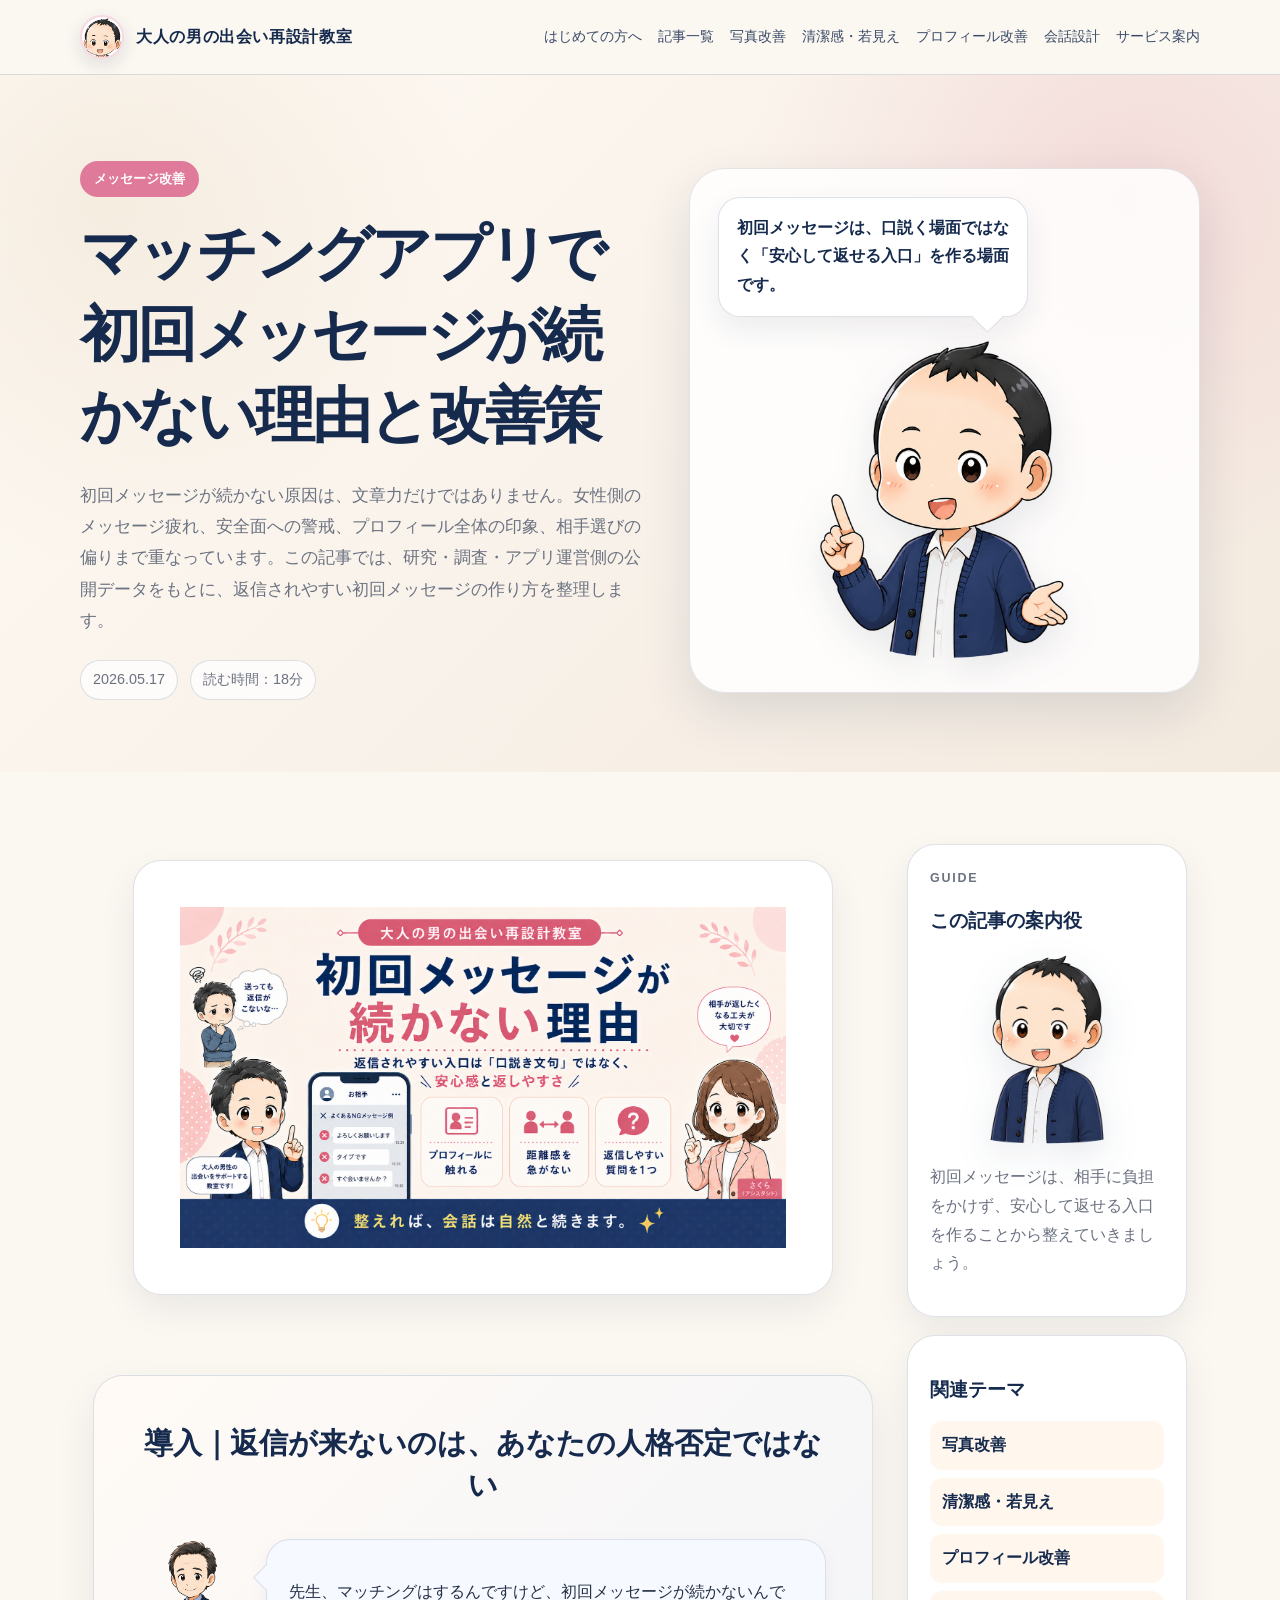
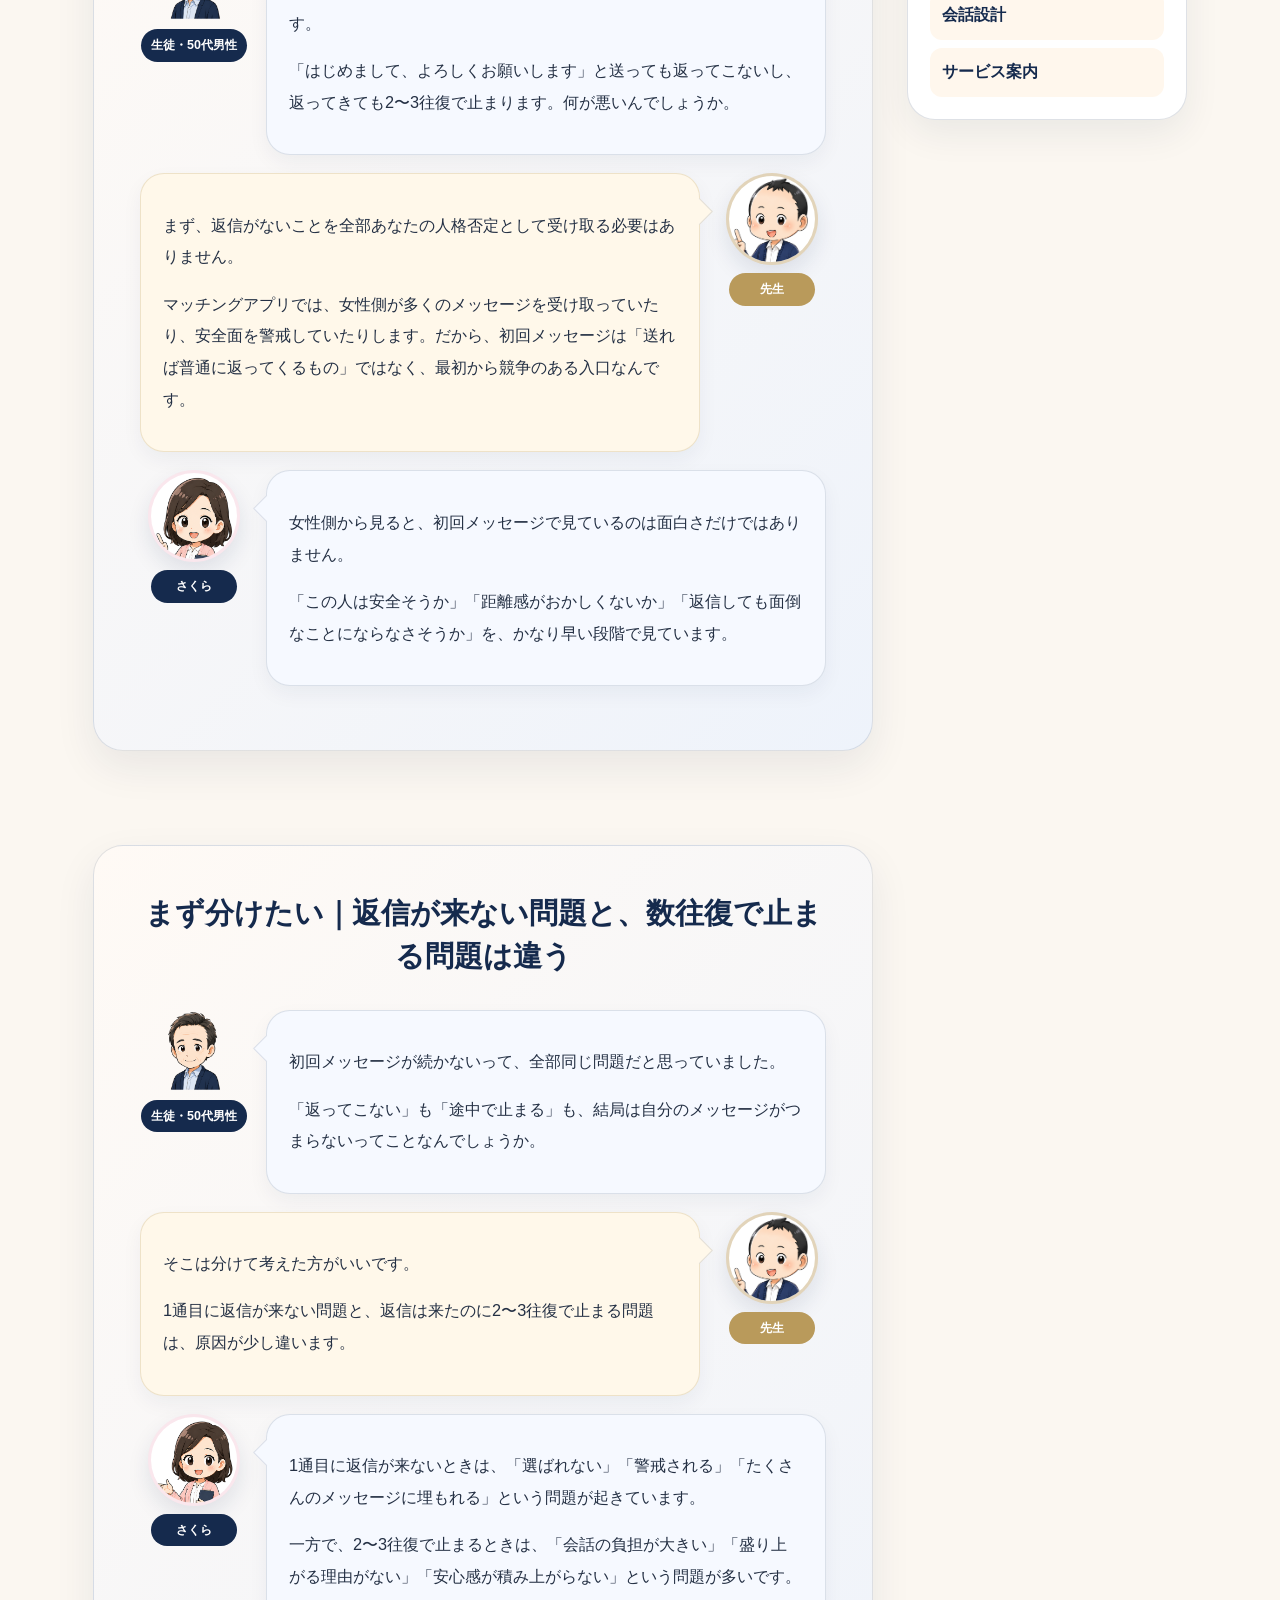
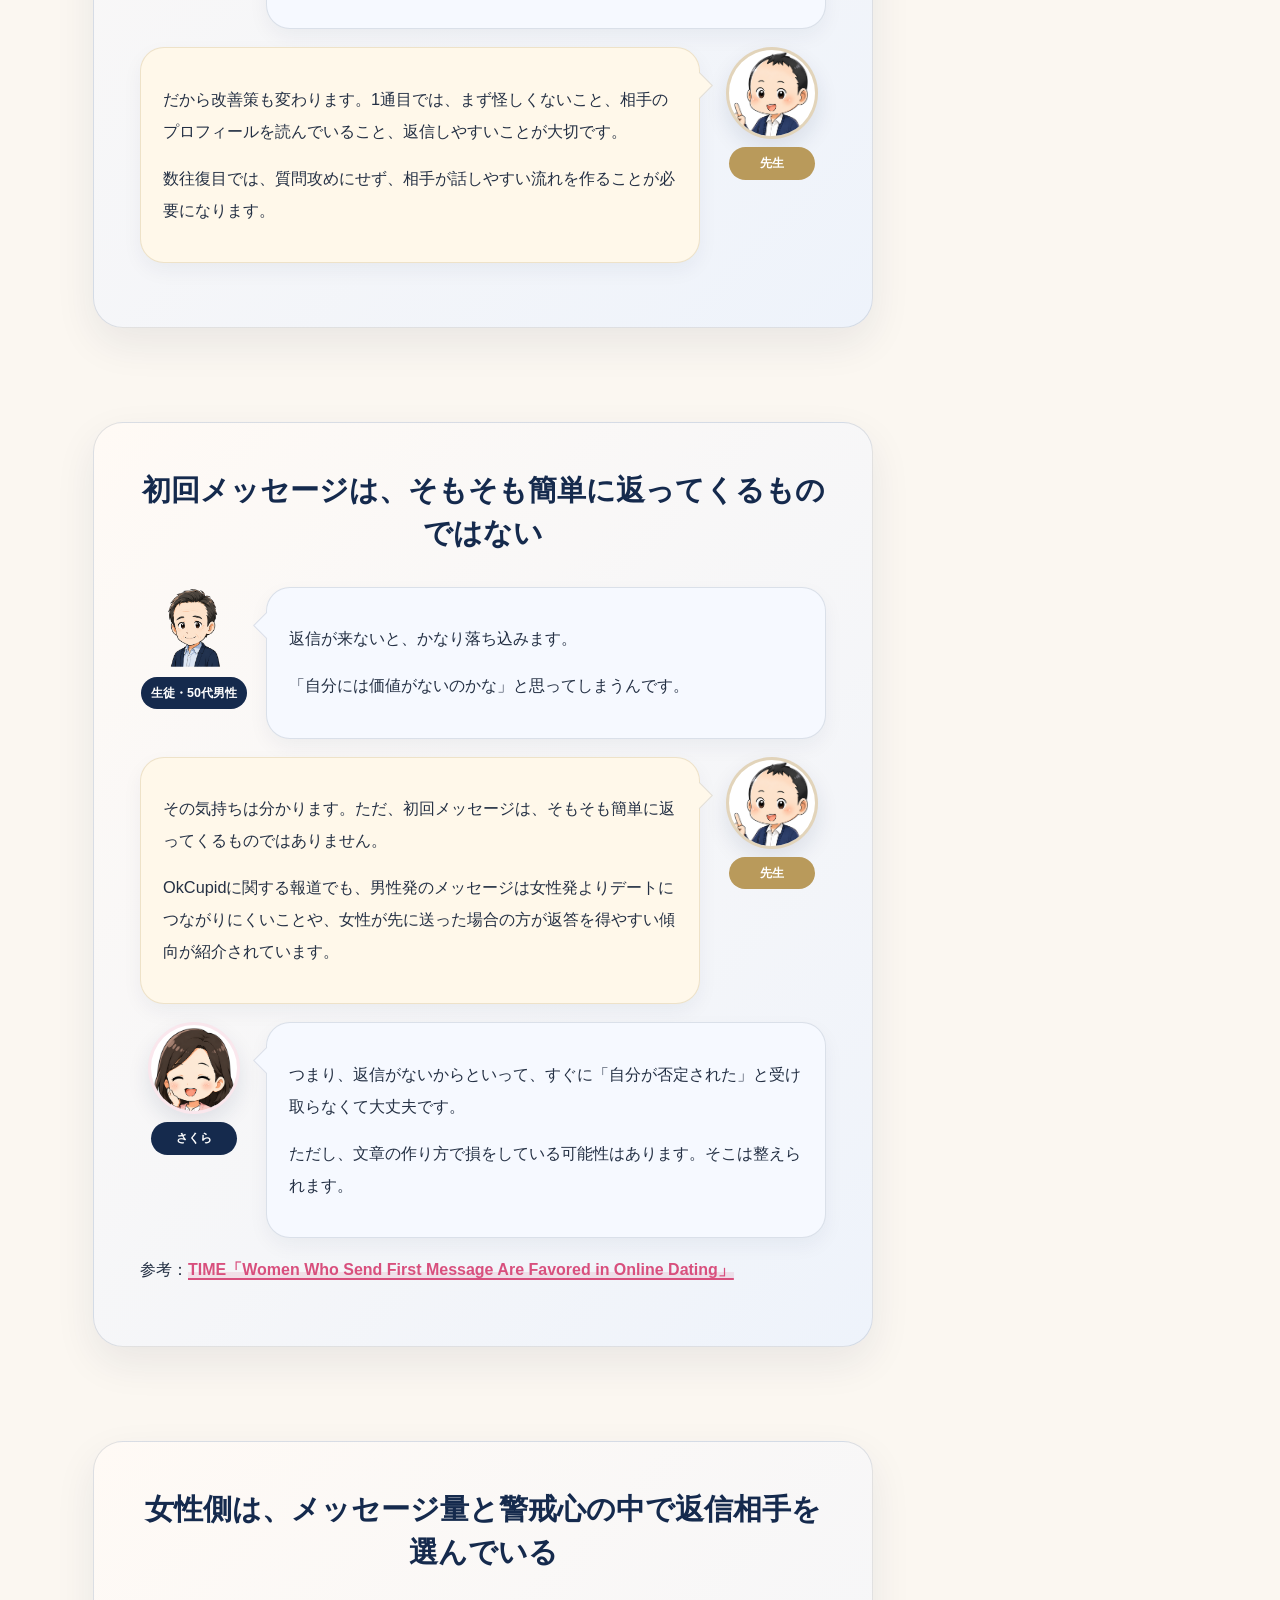
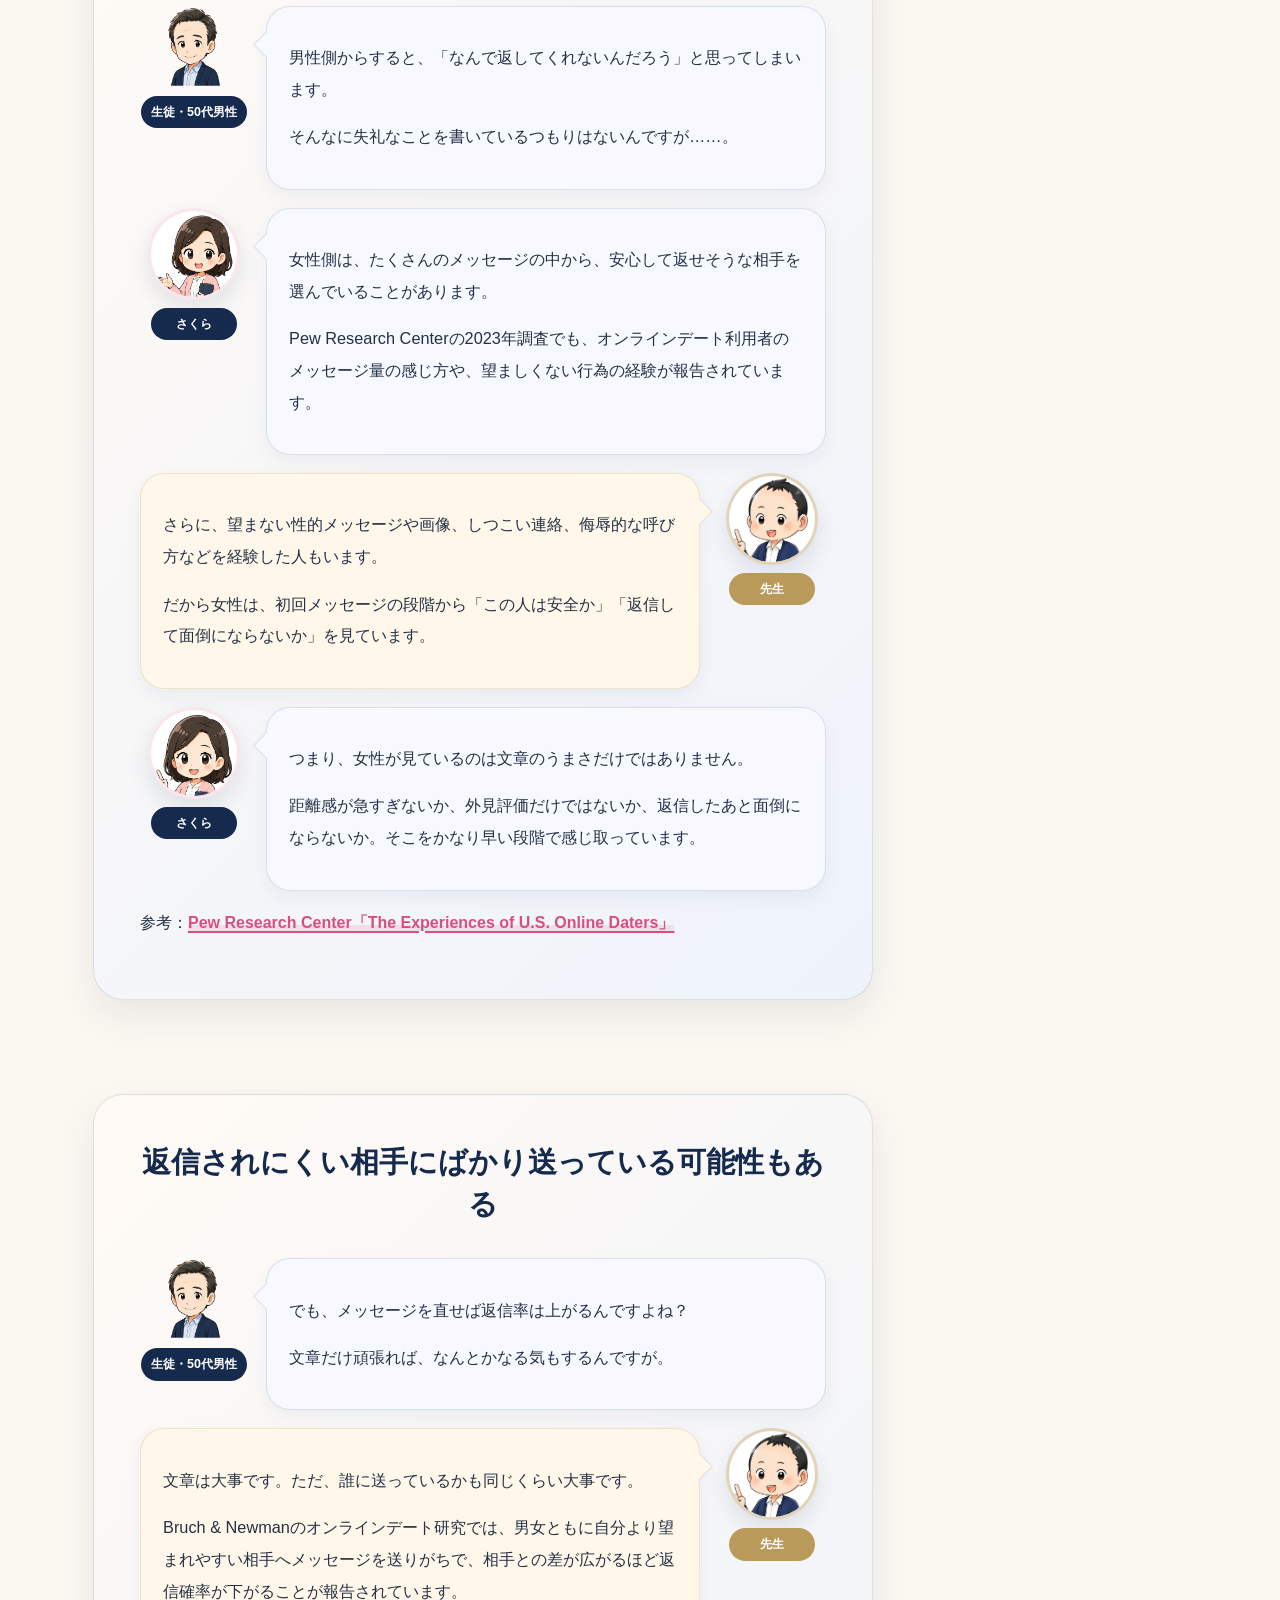
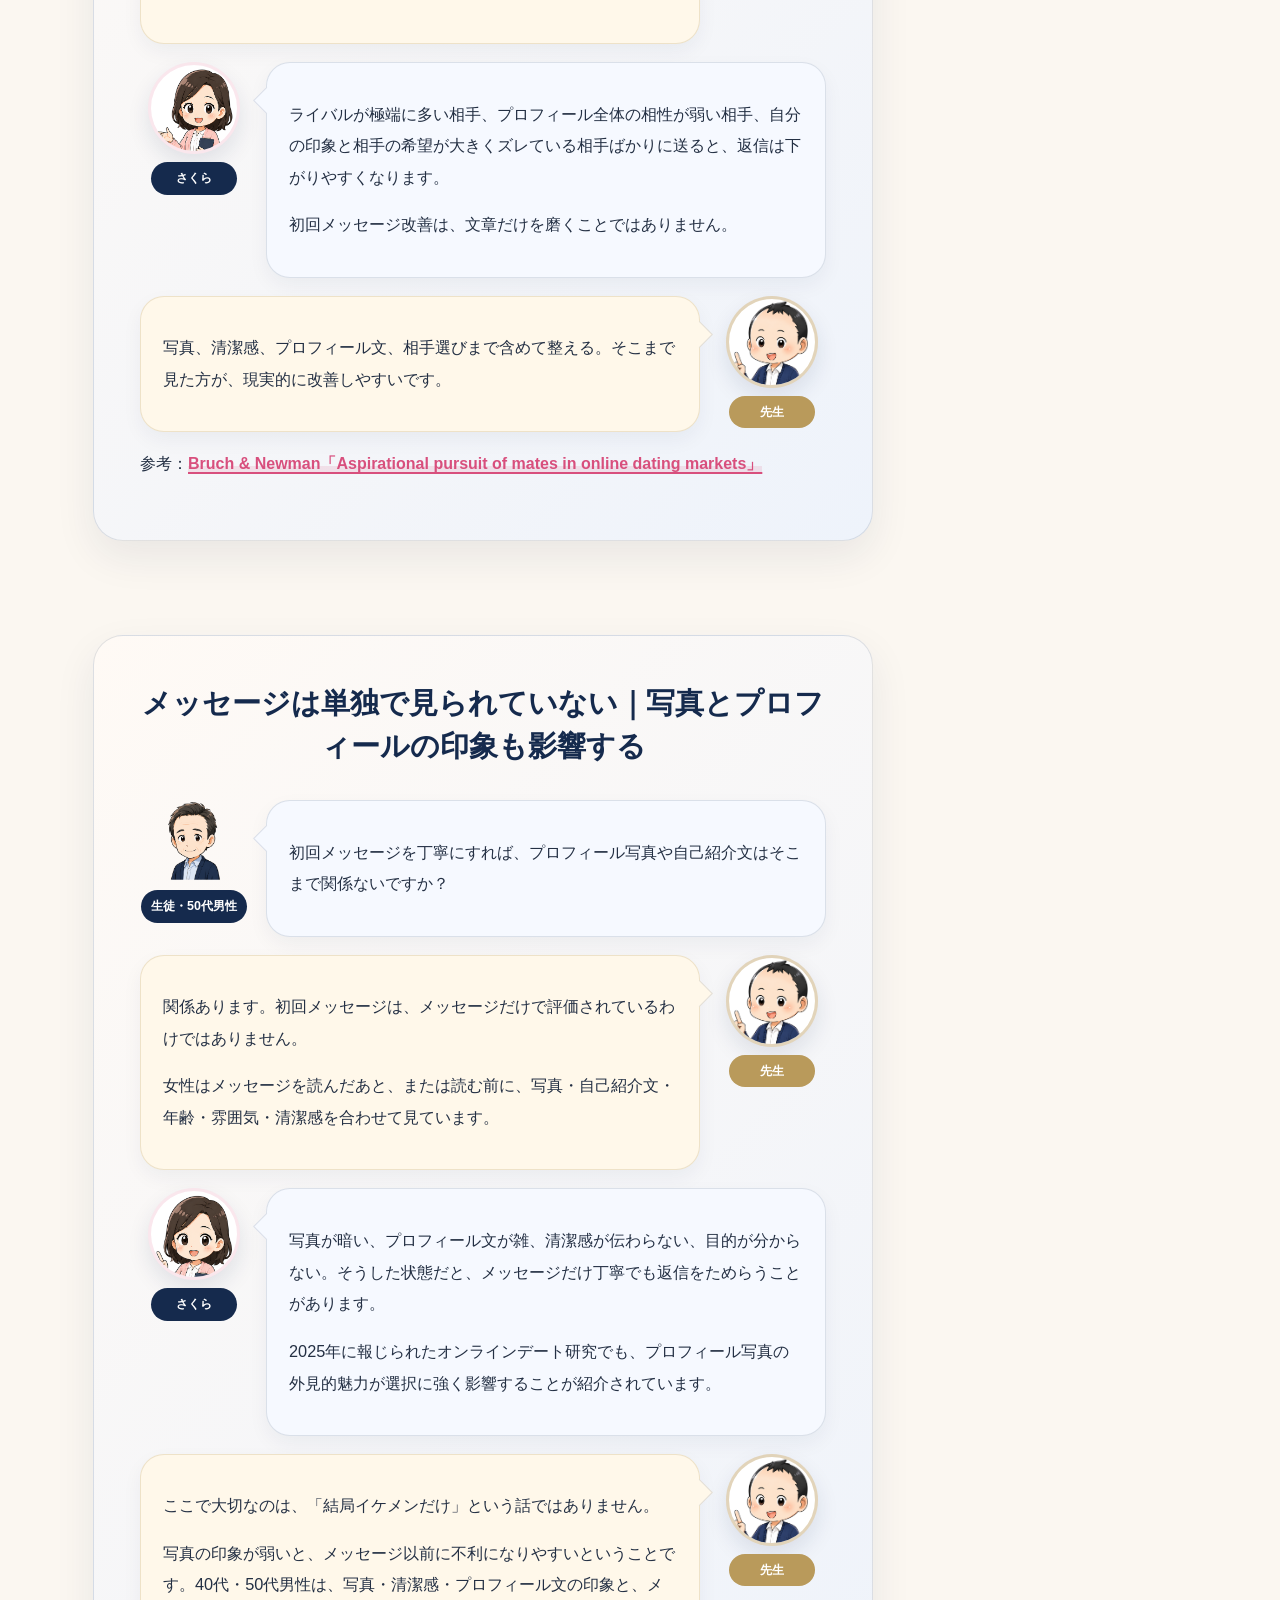
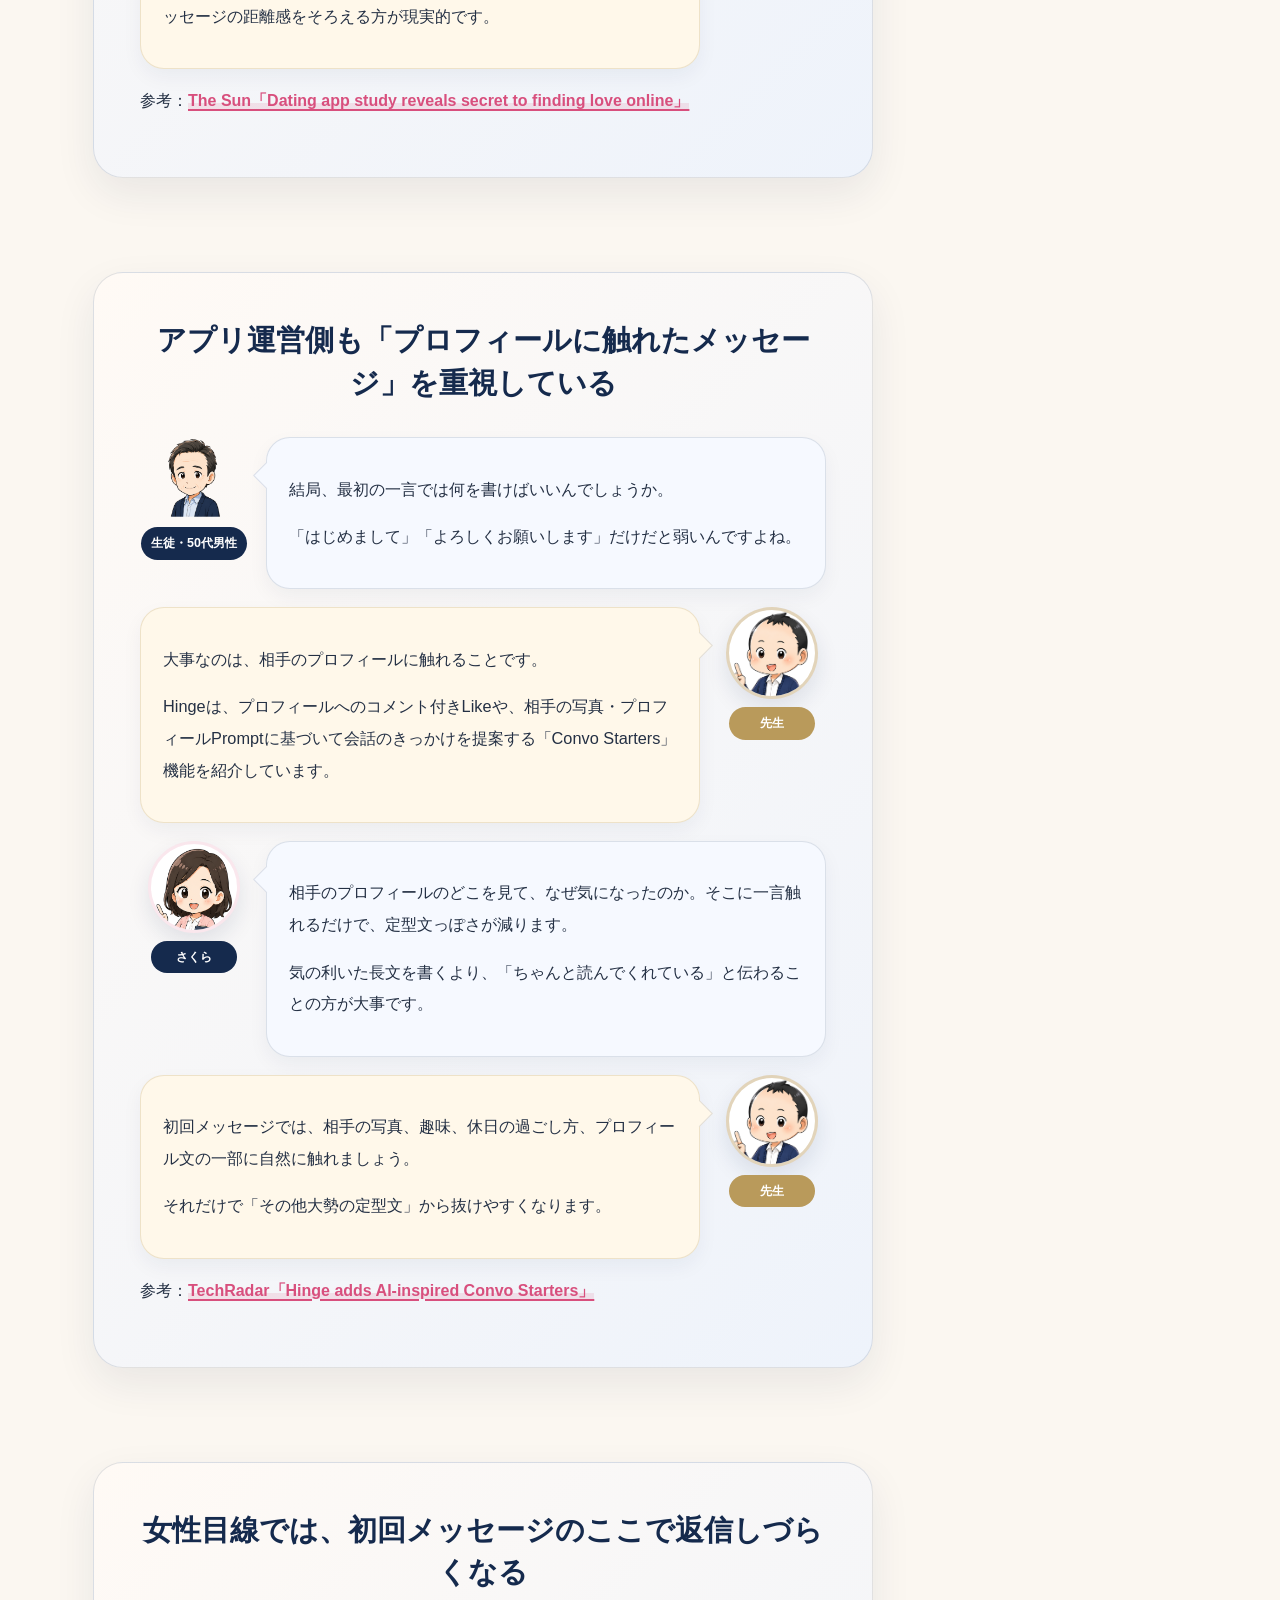
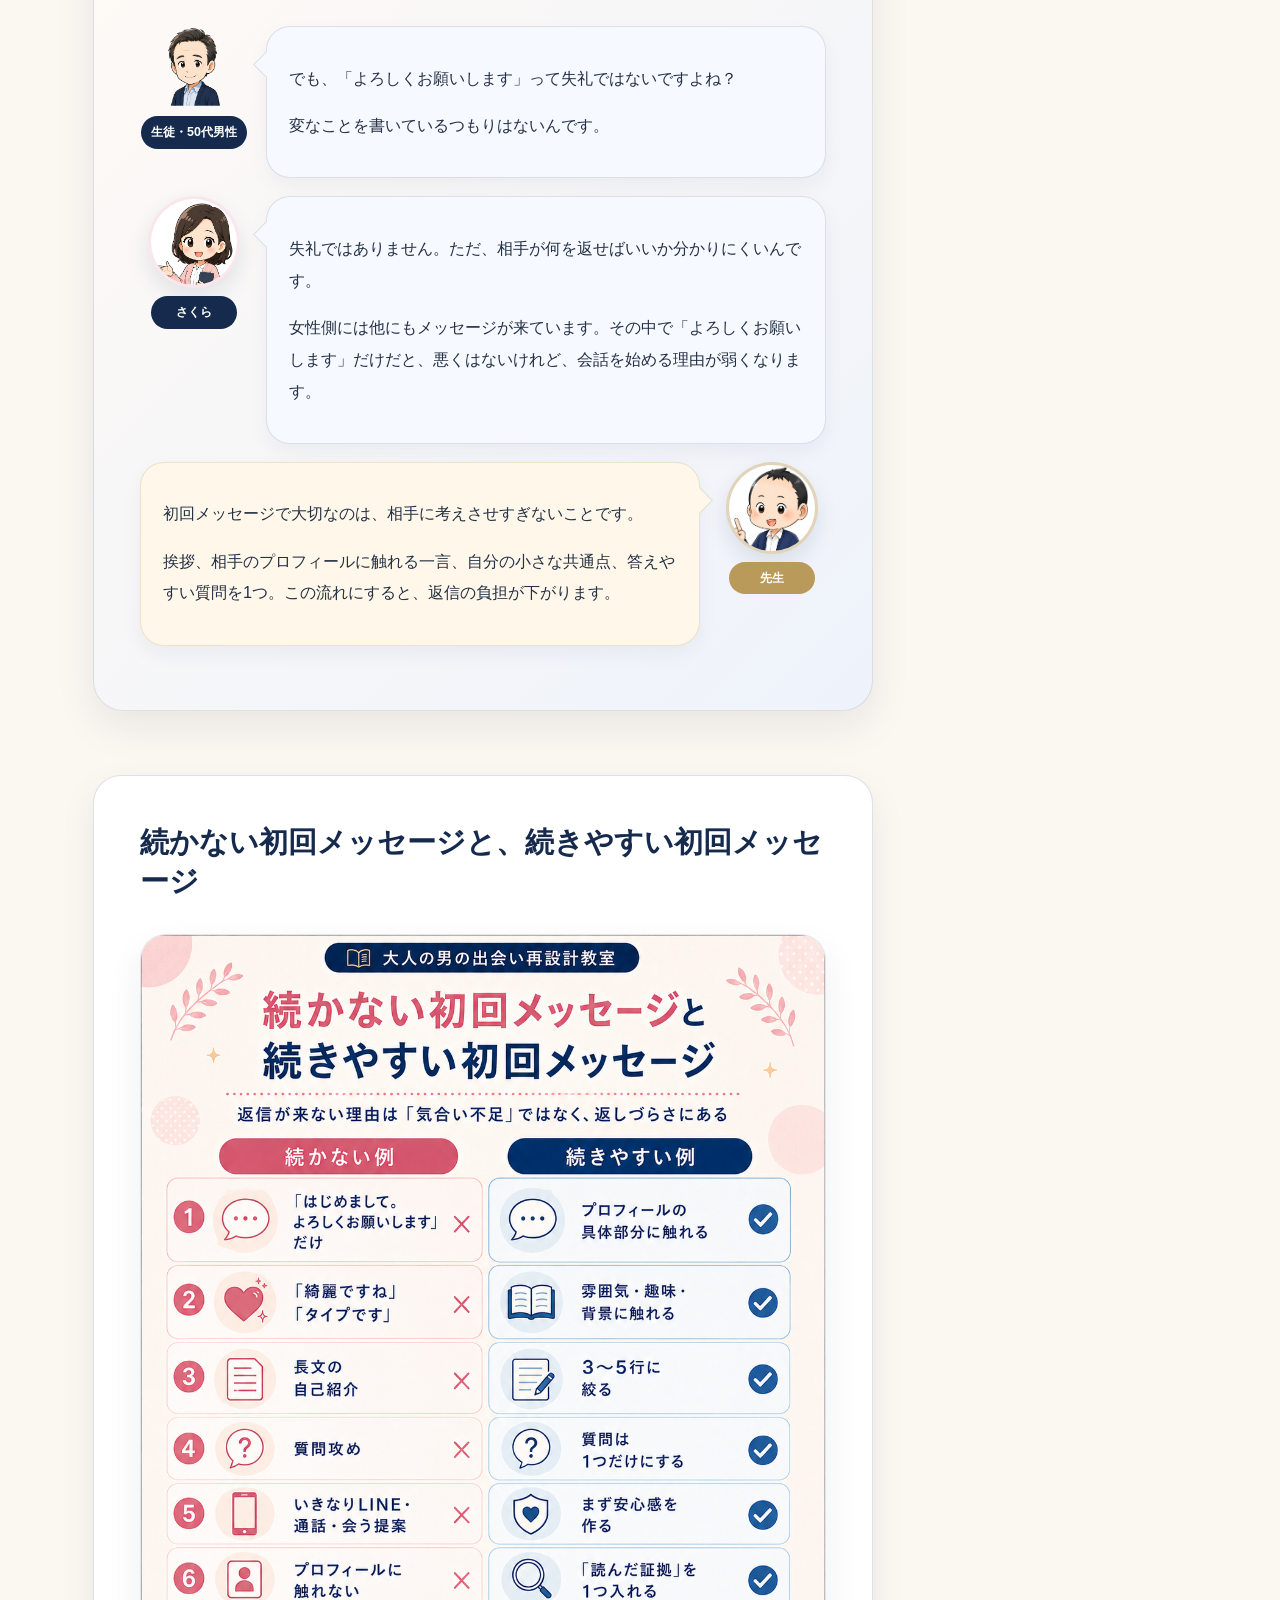
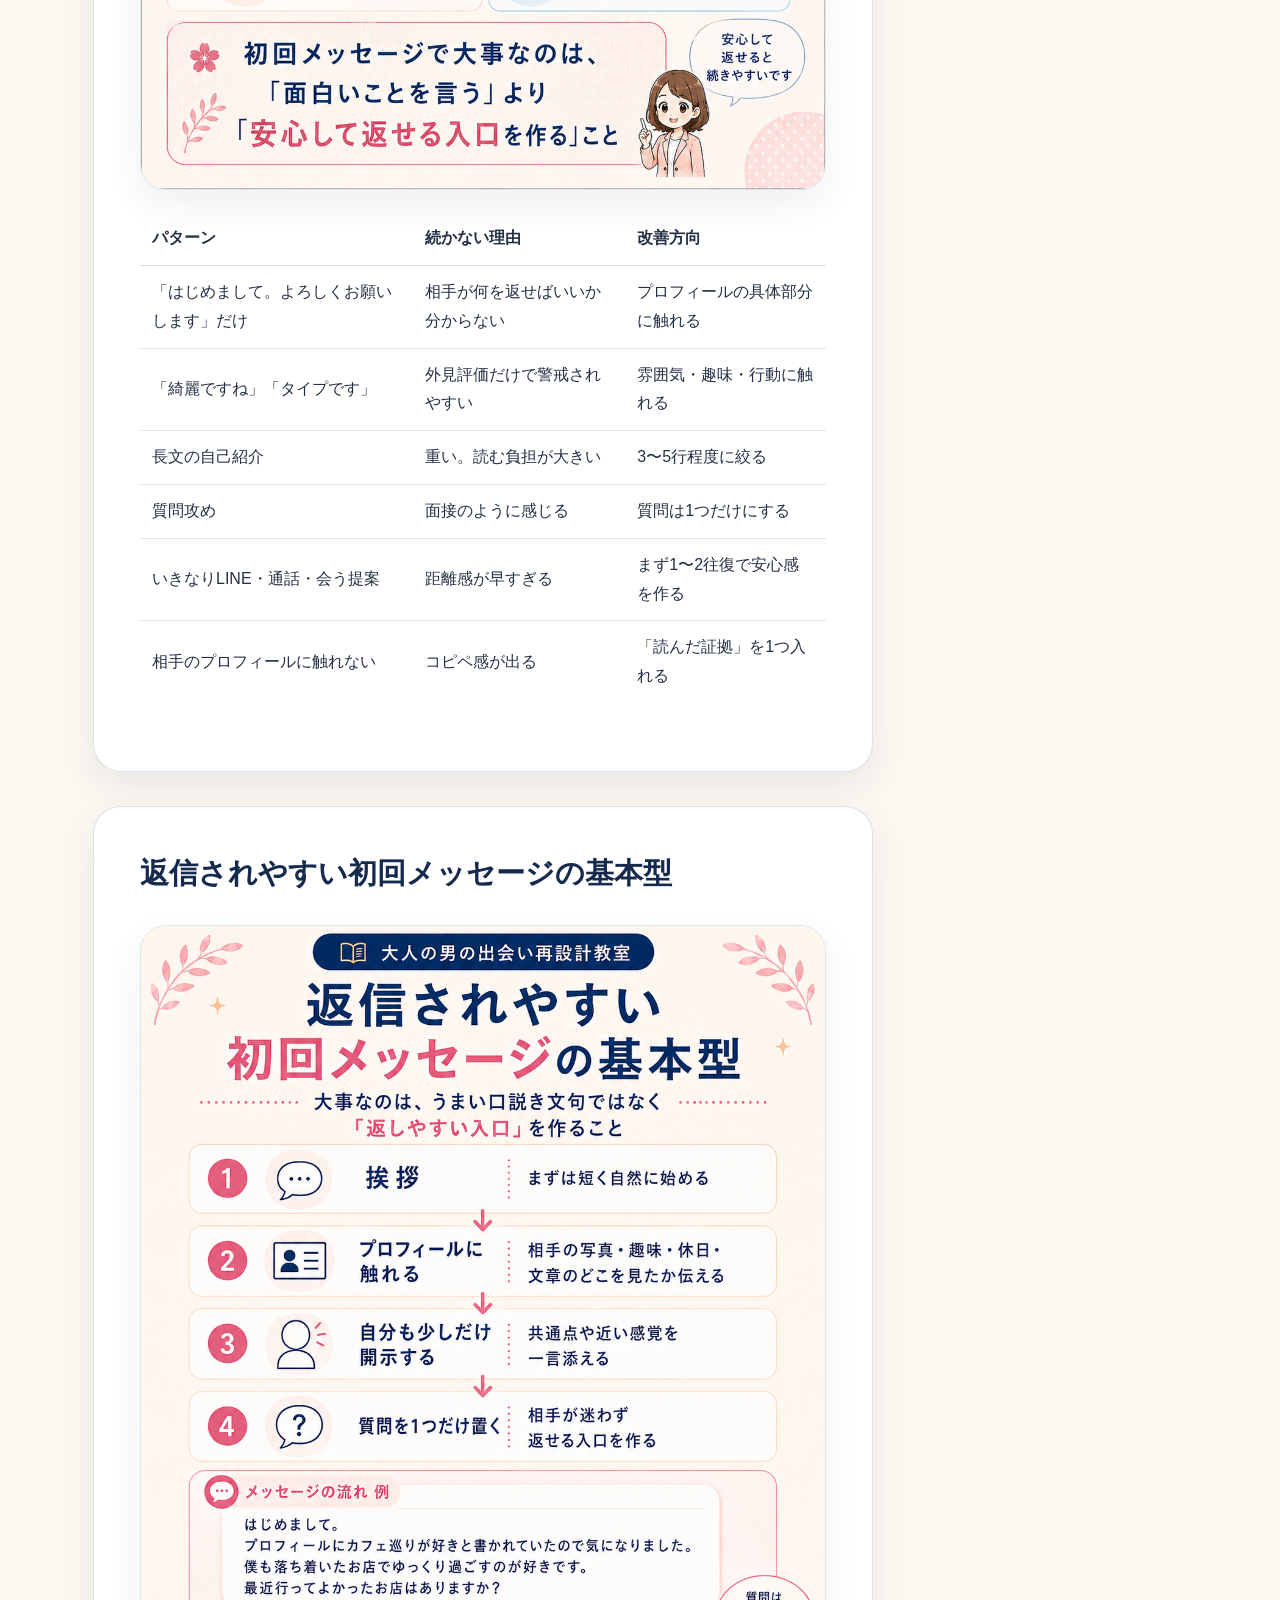
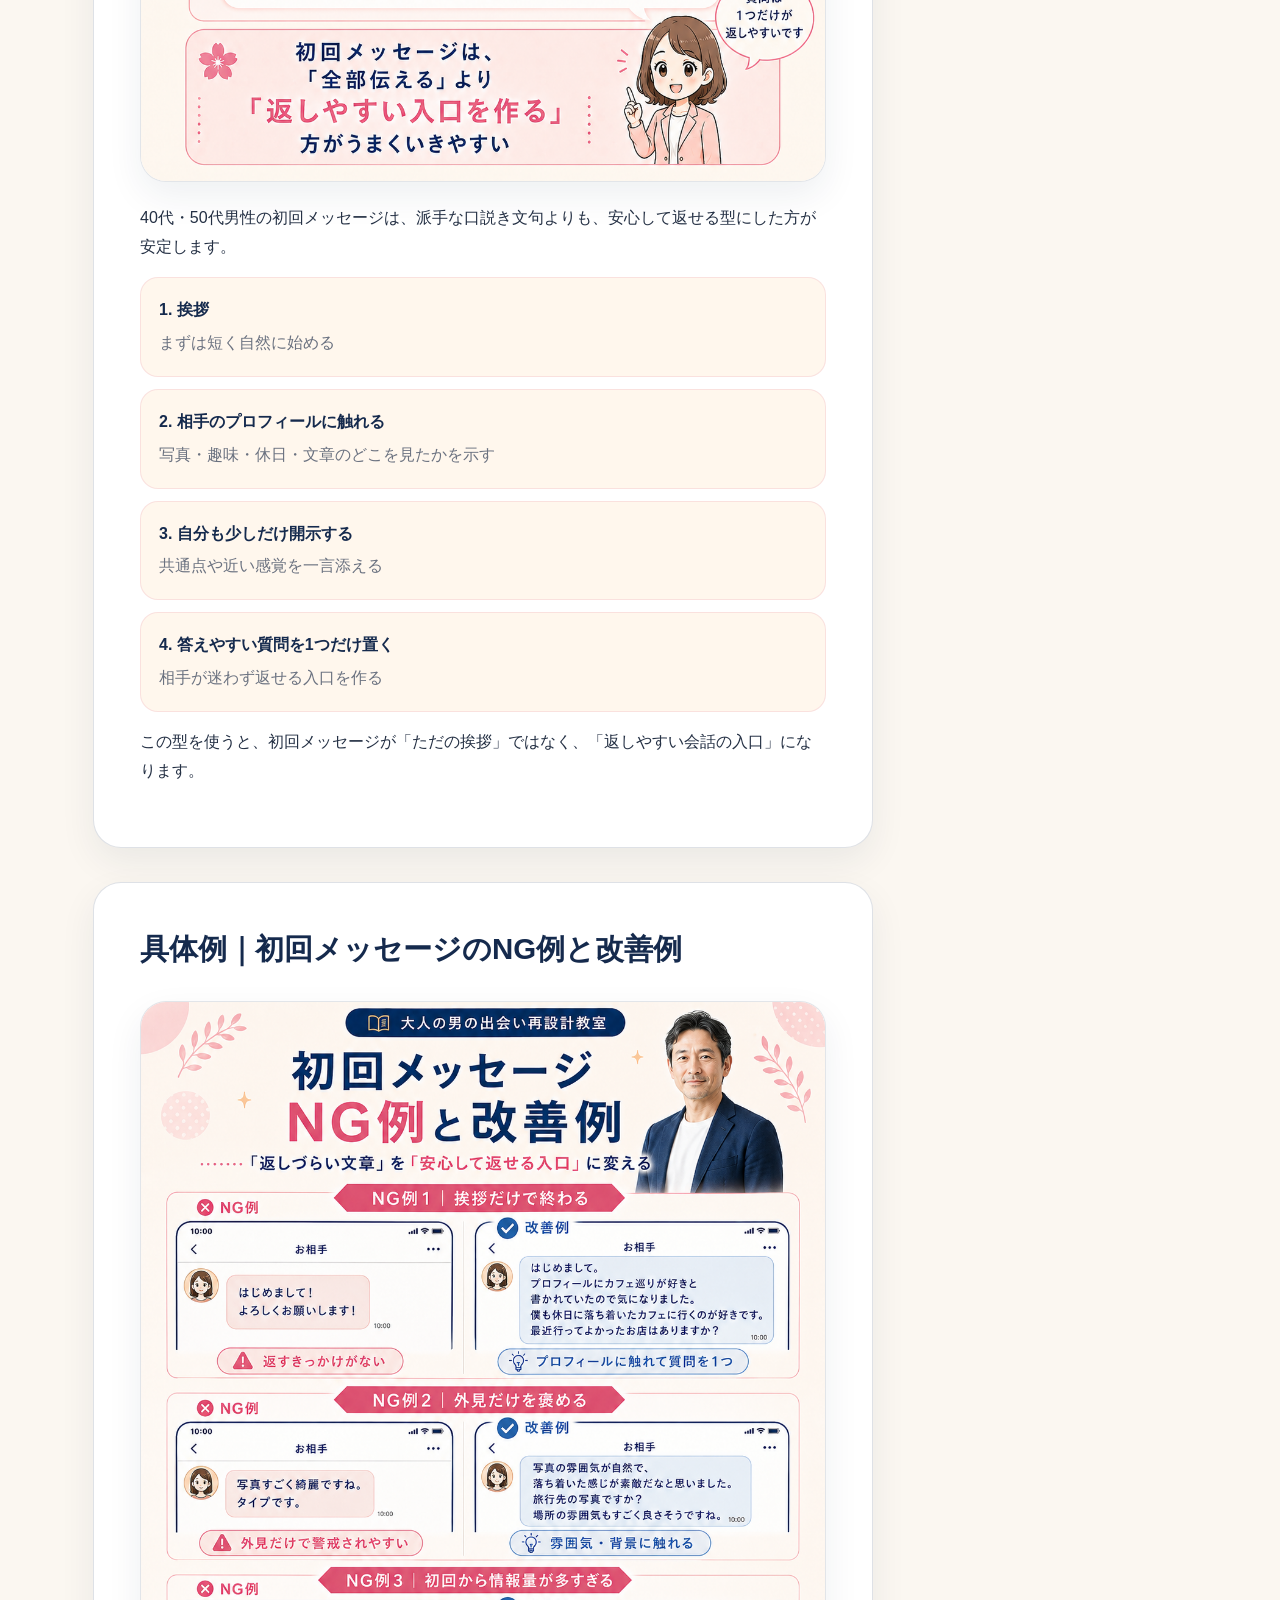
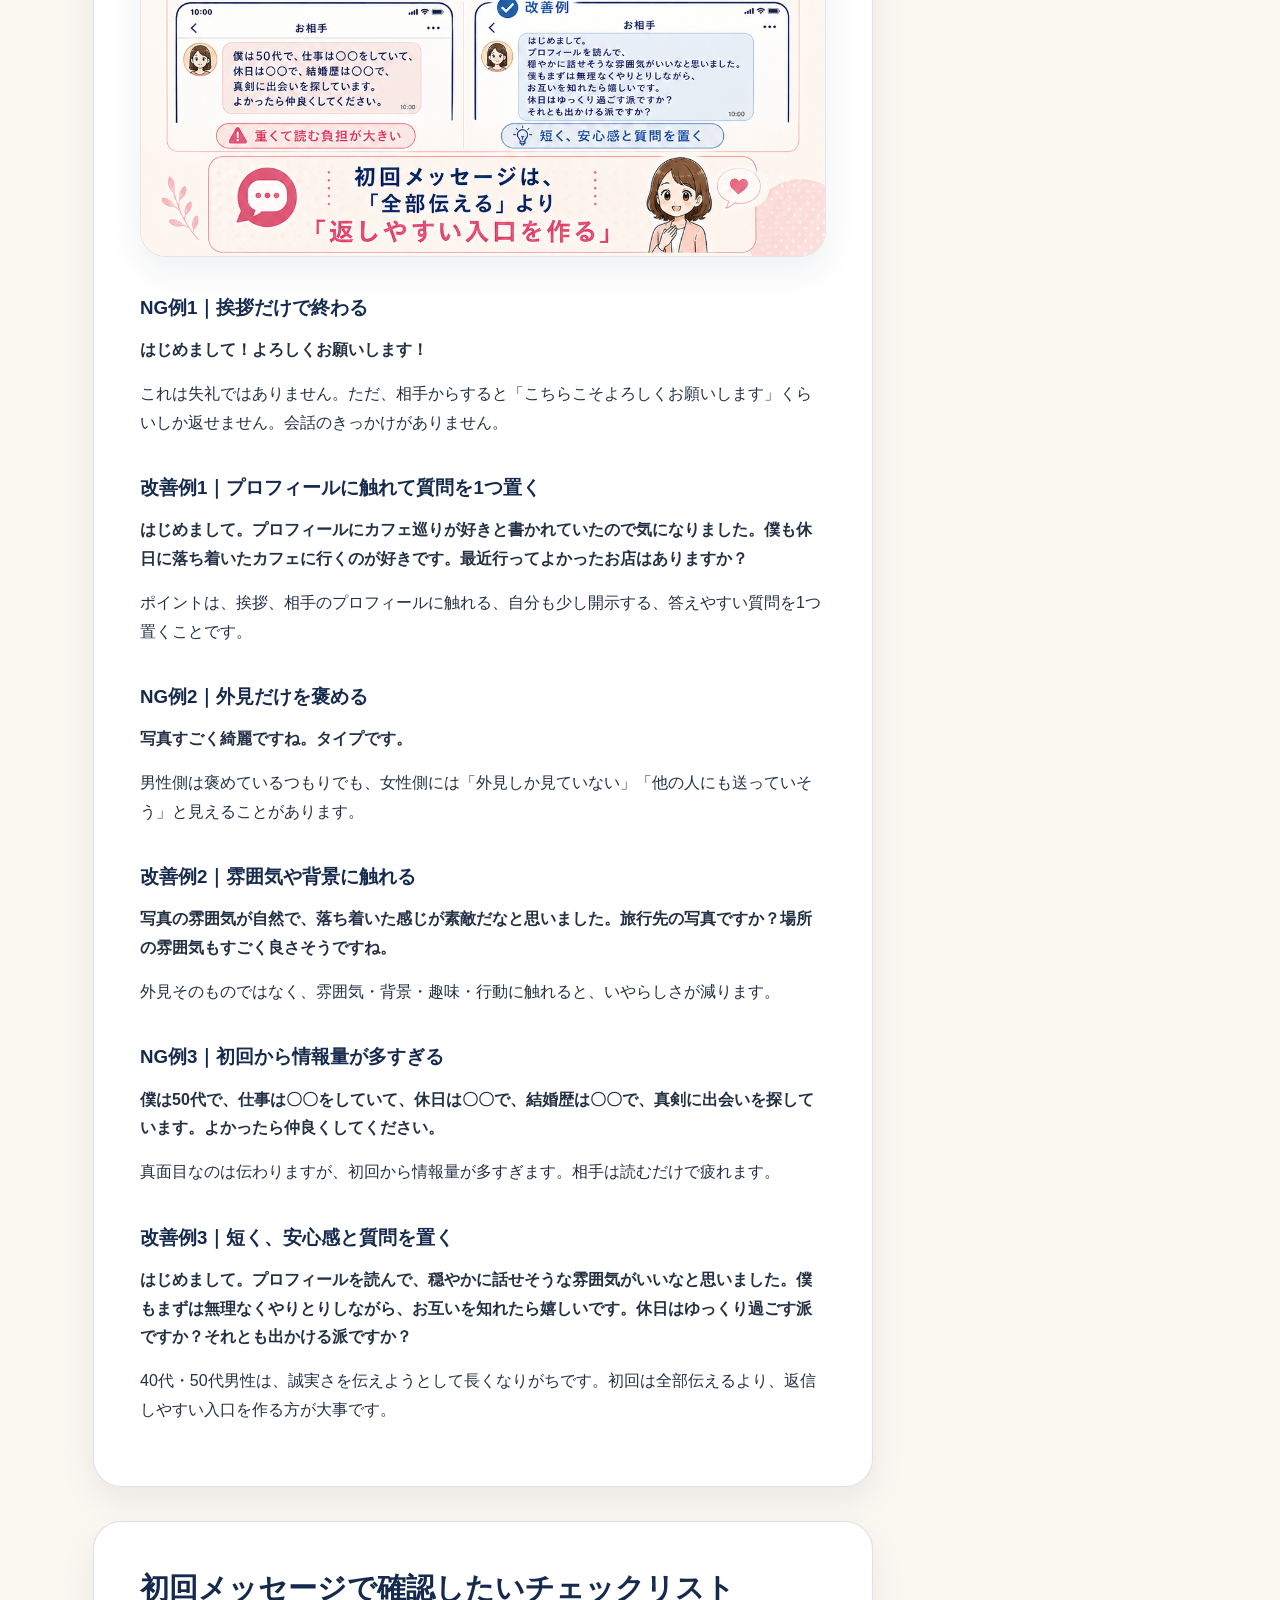
<file: first-message-not-continue.html>
<!DOCTYPE html>
<html lang="ja">
<head>
  <meta charset="UTF-8" />
  <meta name="viewport" content="width=device-width, initial-scale=1.0" />
  <title>マッチングアプリで初回メッセージが続かない理由と改善策｜大人の男の出会い再設計教室</title>
  <meta name="description" content="40代・50代男性向けに、マッチングアプリで初回メッセージが続かない理由と改善策を、研究・調査・アプリ運営側の公開データをもとに解説。返信されやすい初回メッセージの型とNG例も紹介します。" />
  <link rel="stylesheet" href="styles.css" />
  <link rel="stylesheet" href="components.css" />
  <link rel="stylesheet" href="article-visual-fixes.css" />
</head>
<body>
  <header class="site-header">
    <div class="container header-inner">
      <a class="site-logo" href="index.html" aria-label="大人の男の出会い再設計教室 ホーム">
        <img class="logo-character" src="assets/characters/teacher-new-icon.png" alt="案内役キャラクターのアイコン" />
        <span class="logo-text">大人の男の出会い再設計教室</span>
      </a>
      <button class="nav-toggle" aria-label="メニューを開く" aria-expanded="false">☰</button>
      <nav class="site-nav" aria-label="グローバルナビゲーション">
        <a href="index.html#intro">はじめての方へ</a>
        <a href="articles.html">記事一覧</a>
        <a href="index.html#photo">写真改善</a>
        <a href="index.html#clean">清潔感・若見え</a>
        <a href="index.html#profile">プロフィール改善</a>
        <a href="index.html#conversation">会話設計</a>
        <a href="service.html">サービス案内</a>
      </nav>
    </div>
  </header>

  <main>
    <article class="article-page">
      <section class="article-hero">
        <div class="container article-hero-grid">
          <div class="article-hero-copy">
            <p class="article-category-label">メッセージ改善</p>
            <h1>マッチングアプリで初回メッセージが続かない理由と改善策</h1>
            <p class="article-lead">初回メッセージが続かない原因は、文章力だけではありません。女性側のメッセージ疲れ、安全面への警戒、プロフィール全体の印象、相手選びの偏りまで重なっています。この記事では、研究・調査・アプリ運営側の公開データをもとに、返信されやすい初回メッセージの作り方を整理します。</p>
            <div class="article-meta">
              <span>2026.05.17</span>
              <span>読む時間：18分</span>
            </div>
          </div>
          <div class="article-hero-guide">
            <div class="speech-bubble">初回メッセージは、口説く場面ではなく「安心して返せる入口」を作る場面です。</div>
            <img class="character-img article-guide-character" src="assets/characters/teacher-new-explain.png" alt="初回メッセージについて解説する先生キャラクター" />
          </div>
        </div>
      </section>

      <div class="container article-layout">
        <div class="article-main">
          <figure class="article-block" style="padding:0; overflow:hidden;">
            <img
              src="assets/eyecatches/first-message-not-continue.png"
              alt="マッチングアプリで初回メッセージが続かない理由と改善策のアイキャッチ画像"
              style="display:block; width:100%; height:auto;"
            />
          </figure>

          <!-- 目次は script.js が h2 から自動生成するため、目次HTMLは書かない -->

          <section class="article-conversation-block article-block" aria-label="初回メッセージの導入会話">
            <h2 class="article-conversation-block__title">導入｜返信が来ないのは、あなたの人格否定ではない</h2>

            <div class="conversation-row-v2 conversation-row-v2--student">
              <div class="conversation-person">
                <img class="conversation-person__image conversation-person__image--student" src="assets/characters/student-male-60s-icon.png" alt="50代男性の生徒キャラクター" />
                <span class="conversation-person__label">生徒・50代男性</span>
              </div>
              <div class="conversation-bubble-v2">
                <p>先生、マッチングはするんですけど、初回メッセージが続かないんです。</p>
                <p>「はじめまして、よろしくお願いします」と送っても返ってこないし、返ってきても2〜3往復で止まります。何が悪いんでしょうか。</p>
              </div>
            </div>

            <div class="conversation-row-v2 conversation-row-v2--teacher">
              <div class="conversation-bubble-v2">
                <p>まず、返信がないことを全部あなたの人格否定として受け取る必要はありません。</p>
                <p>マッチングアプリでは、女性側が多くのメッセージを受け取っていたり、安全面を警戒していたりします。だから、初回メッセージは「送れば普通に返ってくるもの」ではなく、最初から競争のある入口なんです。</p>
              </div>
              <div class="conversation-person">
                <img class="conversation-person__image" src="assets/characters/teacher-new-explain.png" alt="初回メッセージが続かない理由を説明する先生キャラクター" />
                <span class="conversation-person__label">先生</span>
              </div>
            </div>

            <div class="conversation-row-v2 conversation-row-v2--student">
              <div class="conversation-person">
                <img class="conversation-person__image" src="assets/characters/sakura-point.png" alt="女性目線で初回メッセージを補足する助手さくら" />
                <span class="conversation-person__label">さくら</span>
              </div>
              <div class="conversation-bubble-v2">
                <p>女性側から見ると、初回メッセージで見ているのは面白さだけではありません。</p>
                <p>「この人は安全そうか」「距離感がおかしくないか」「返信しても面倒なことにならなさそうか」を、かなり早い段階で見ています。</p>
              </div>
            </div>
          </section>

          <section class="article-conversation-block article-block" aria-label="初回メッセージが続かない理由を整理する会話">
            <h2 class="article-conversation-block__title">まず分けたい｜返信が来ない問題と、数往復で止まる問題は違う</h2>

            <div class="conversation-row-v2 conversation-row-v2--student">
              <div class="conversation-person">
                <img class="conversation-person__image conversation-person__image--student" src="assets/characters/student-male-60s-icon.png" alt="50代男性の生徒キャラクター" />
                <span class="conversation-person__label">生徒・50代男性</span>
              </div>
              <div class="conversation-bubble-v2">
                <p>初回メッセージが続かないって、全部同じ問題だと思っていました。</p>
                <p>「返ってこない」も「途中で止まる」も、結局は自分のメッセージがつまらないってことなんでしょうか。</p>
              </div>
            </div>

            <div class="conversation-row-v2 conversation-row-v2--teacher">
              <div class="conversation-bubble-v2">
                <p>そこは分けて考えた方がいいです。</p>
                <p>1通目に返信が来ない問題と、返信は来たのに2〜3往復で止まる問題は、原因が少し違います。</p>
              </div>
              <div class="conversation-person">
                <img class="conversation-person__image" src="assets/characters/teacher-new-explain.png" alt="初回メッセージの問題を分けて説明する先生キャラクター" />
                <span class="conversation-person__label">先生</span>
              </div>
            </div>

            <div class="conversation-row-v2 conversation-row-v2--student">
              <div class="conversation-person">
                <img class="conversation-person__image" src="assets/characters/sakura-think.png" alt="女性目線でメッセージが止まる理由を補足する助手さくら" />
                <span class="conversation-person__label">さくら</span>
              </div>
              <div class="conversation-bubble-v2">
                <p>1通目に返信が来ないときは、「選ばれない」「警戒される」「たくさんのメッセージに埋もれる」という問題が起きています。</p>
                <p>一方で、2〜3往復で止まるときは、「会話の負担が大きい」「盛り上がる理由がない」「安心感が積み上がらない」という問題が多いです。</p>
              </div>
            </div>

            <div class="conversation-row-v2 conversation-row-v2--teacher">
              <div class="conversation-bubble-v2">
                <p>だから改善策も変わります。1通目では、まず怪しくないこと、相手のプロフィールを読んでいること、返信しやすいことが大切です。</p>
                <p>数往復目では、質問攻めにせず、相手が話しやすい流れを作ることが必要になります。</p>
              </div>
              <div class="conversation-person">
                <img class="conversation-person__image" src="assets/characters/teacher-new-explain.png" alt="初回メッセージの改善方向を説明する先生キャラクター" />
                <span class="conversation-person__label">先生</span>
              </div>
            </div>
          </section>

          <section class="article-conversation-block article-block" aria-label="初回メッセージの返信率を説明する会話">
            <h2 class="article-conversation-block__title">初回メッセージは、そもそも簡単に返ってくるものではない</h2>

            <div class="conversation-row-v2 conversation-row-v2--student">
              <div class="conversation-person">
                <img class="conversation-person__image conversation-person__image--student" src="assets/characters/student-male-60s-icon.png" alt="50代男性の生徒キャラクター" />
                <span class="conversation-person__label">生徒・50代男性</span>
              </div>
              <div class="conversation-bubble-v2">
                <p>返信が来ないと、かなり落ち込みます。</p>
                <p>「自分には価値がないのかな」と思ってしまうんです。</p>
              </div>
            </div>

            <div class="conversation-row-v2 conversation-row-v2--teacher">
              <div class="conversation-bubble-v2">
                <p>その気持ちは分かります。ただ、初回メッセージは、そもそも簡単に返ってくるものではありません。</p>
                <p>OkCupidに関する報道でも、男性発のメッセージは女性発よりデートにつながりにくいことや、女性が先に送った場合の方が返答を得やすい傾向が紹介されています。</p>
              </div>
              <div class="conversation-person">
                <img class="conversation-person__image" src="assets/characters/teacher-new-explain.png" alt="初回メッセージが簡単に返ってこない理由を説明する先生キャラクター" />
                <span class="conversation-person__label">先生</span>
              </div>
            </div>

            <div class="conversation-row-v2 conversation-row-v2--student">
              <div class="conversation-person">
                <img class="conversation-person__image" src="assets/characters/sakura-support.png" alt="落ち込みすぎなくてよいと補足する助手さくら" />
                <span class="conversation-person__label">さくら</span>
              </div>
              <div class="conversation-bubble-v2">
                <p>つまり、返信がないからといって、すぐに「自分が否定された」と受け取らなくて大丈夫です。</p>
                <p>ただし、文章の作り方で損をしている可能性はあります。そこは整えられます。</p>
              </div>
            </div>

            <p class="article-note">参考：<a href="https://time.com/4253826/women-okcupid-dating-apps/" target="_blank" rel="noopener">TIME「Women Who Send First Message Are Favored in Online Dating」</a></p>
          </section>

          <section class="article-conversation-block article-block" aria-label="女性側のメッセージ量と警戒心を説明する会話">
            <h2 class="article-conversation-block__title">女性側は、メッセージ量と警戒心の中で返信相手を選んでいる</h2>

            <div class="conversation-row-v2 conversation-row-v2--student">
              <div class="conversation-person">
                <img class="conversation-person__image conversation-person__image--student" src="assets/characters/student-male-60s-icon.png" alt="50代男性の生徒キャラクター" />
                <span class="conversation-person__label">生徒・50代男性</span>
              </div>
              <div class="conversation-bubble-v2">
                <p>男性側からすると、「なんで返してくれないんだろう」と思ってしまいます。</p>
                <p>そんなに失礼なことを書いているつもりはないんですが……。</p>
              </div>
            </div>

            <div class="conversation-row-v2 conversation-row-v2--student">
              <div class="conversation-person">
                <img class="conversation-person__image" src="assets/characters/sakura-think.png" alt="女性側の警戒心を説明する助手さくら" />
                <span class="conversation-person__label">さくら</span>
              </div>
              <div class="conversation-bubble-v2">
                <p>女性側は、たくさんのメッセージの中から、安心して返せそうな相手を選んでいることがあります。</p>
                <p>Pew Research Centerの2023年調査でも、オンラインデート利用者のメッセージ量の感じ方や、望ましくない行為の経験が報告されています。</p>
              </div>
            </div>

            <div class="conversation-row-v2 conversation-row-v2--teacher">
              <div class="conversation-bubble-v2">
                <p>さらに、望まない性的メッセージや画像、しつこい連絡、侮辱的な呼び方などを経験した人もいます。</p>
                <p>だから女性は、初回メッセージの段階から「この人は安全か」「返信して面倒にならないか」を見ています。</p>
              </div>
              <div class="conversation-person">
                <img class="conversation-person__image" src="assets/characters/teacher-new-explain.png" alt="女性の安全判断を説明する先生キャラクター" />
                <span class="conversation-person__label">先生</span>
              </div>
            </div>

            <div class="conversation-row-v2 conversation-row-v2--student">
              <div class="conversation-person">
                <img class="conversation-person__image" src="assets/characters/sakura-point.png" alt="初回メッセージの安心感を補足する助手さくら" />
                <span class="conversation-person__label">さくら</span>
              </div>
              <div class="conversation-bubble-v2">
                <p>つまり、女性が見ているのは文章のうまさだけではありません。</p>
                <p>距離感が急すぎないか、外見評価だけではないか、返信したあと面倒にならないか。そこをかなり早い段階で感じ取っています。</p>
              </div>
            </div>

            <p class="article-note">参考：<a href="https://www.pewresearch.org/internet/2023/02/02/the-experiences-of-u-s-online-daters/" target="_blank" rel="noopener">Pew Research Center「The Experiences of U.S. Online Daters」</a></p>
          </section>

          <section class="article-conversation-block article-block" aria-label="返信されにくい相手選びを説明する会話">
            <h2 class="article-conversation-block__title">返信されにくい相手にばかり送っている可能性もある</h2>

            <div class="conversation-row-v2 conversation-row-v2--student">
              <div class="conversation-person">
                <img class="conversation-person__image conversation-person__image--student" src="assets/characters/student-male-60s-icon.png" alt="50代男性の生徒キャラクター" />
                <span class="conversation-person__label">生徒・50代男性</span>
              </div>
              <div class="conversation-bubble-v2">
                <p>でも、メッセージを直せば返信率は上がるんですよね？</p>
                <p>文章だけ頑張れば、なんとかなる気もするんですが。</p>
              </div>
            </div>

            <div class="conversation-row-v2 conversation-row-v2--teacher">
              <div class="conversation-bubble-v2">
                <p>文章は大事です。ただ、誰に送っているかも同じくらい大事です。</p>
                <p>Bruch &amp; Newmanのオンラインデート研究では、男女ともに自分より望まれやすい相手へメッセージを送りがちで、相手との差が広がるほど返信確率が下がることが報告されています。</p>
              </div>
              <div class="conversation-person">
                <img class="conversation-person__image" src="assets/characters/teacher-new-explain.png" alt="相手選びと返信率の関係を説明する先生キャラクター" />
                <span class="conversation-person__label">先生</span>
              </div>
            </div>

            <div class="conversation-row-v2 conversation-row-v2--student">
              <div class="conversation-person">
                <img class="conversation-person__image" src="assets/characters/sakura-think.png" alt="返信されにくい相手選びを補足する助手さくら" />
                <span class="conversation-person__label">さくら</span>
              </div>
              <div class="conversation-bubble-v2">
                <p>ライバルが極端に多い相手、プロフィール全体の相性が弱い相手、自分の印象と相手の希望が大きくズレている相手ばかりに送ると、返信は下がりやすくなります。</p>
                <p>初回メッセージ改善は、文章だけを磨くことではありません。</p>
              </div>
            </div>

            <div class="conversation-row-v2 conversation-row-v2--teacher">
              <div class="conversation-bubble-v2">
                <p>写真、清潔感、プロフィール文、相手選びまで含めて整える。そこまで見た方が、現実的に改善しやすいです。</p>
              </div>
              <div class="conversation-person">
                <img class="conversation-person__image" src="assets/characters/teacher-new-explain.png" alt="プロフィール全体を整える重要性を説明する先生キャラクター" />
                <span class="conversation-person__label">先生</span>
              </div>
            </div>

            <p class="article-note">参考：<a href="https://arxiv.org/abs/1808.04840" target="_blank" rel="noopener">Bruch &amp; Newman「Aspirational pursuit of mates in online dating markets」</a></p>
          </section>

          <section class="article-conversation-block article-block" aria-label="メッセージとプロフィール全体の関係を説明する会話">
            <h2 class="article-conversation-block__title">メッセージは単独で見られていない｜写真とプロフィールの印象も影響する</h2>

            <div class="conversation-row-v2 conversation-row-v2--student">
              <div class="conversation-person">
                <img class="conversation-person__image conversation-person__image--student" src="assets/characters/student-male-60s-icon.png" alt="50代男性の生徒キャラクター" />
                <span class="conversation-person__label">生徒・50代男性</span>
              </div>
              <div class="conversation-bubble-v2">
                <p>初回メッセージを丁寧にすれば、プロフィール写真や自己紹介文はそこまで関係ないですか？</p>
              </div>
            </div>

            <div class="conversation-row-v2 conversation-row-v2--teacher">
              <div class="conversation-bubble-v2">
                <p>関係あります。初回メッセージは、メッセージだけで評価されているわけではありません。</p>
                <p>女性はメッセージを読んだあと、または読む前に、写真・自己紹介文・年齢・雰囲気・清潔感を合わせて見ています。</p>
              </div>
              <div class="conversation-person">
                <img class="conversation-person__image" src="assets/characters/teacher-new-explain.png" alt="メッセージとプロフィール全体の関係を説明する先生キャラクター" />
                <span class="conversation-person__label">先生</span>
              </div>
            </div>

            <div class="conversation-row-v2 conversation-row-v2--student">
              <div class="conversation-person">
                <img class="conversation-person__image" src="assets/characters/sakura-point.png" alt="写真とプロフィールの印象を補足する助手さくら" />
                <span class="conversation-person__label">さくら</span>
              </div>
              <div class="conversation-bubble-v2">
                <p>写真が暗い、プロフィール文が雑、清潔感が伝わらない、目的が分からない。そうした状態だと、メッセージだけ丁寧でも返信をためらうことがあります。</p>
                <p>2025年に報じられたオンラインデート研究でも、プロフィール写真の外見的魅力が選択に強く影響することが紹介されています。</p>
              </div>
            </div>

            <div class="conversation-row-v2 conversation-row-v2--teacher">
              <div class="conversation-bubble-v2">
                <p>ここで大切なのは、「結局イケメンだけ」という話ではありません。</p>
                <p>写真の印象が弱いと、メッセージ以前に不利になりやすいということです。40代・50代男性は、写真・清潔感・プロフィール文の印象と、メッセージの距離感をそろえる方が現実的です。</p>
              </div>
              <div class="conversation-person">
                <img class="conversation-person__image" src="assets/characters/teacher-new-explain.png" alt="写真とメッセージの一貫性を説明する先生キャラクター" />
                <span class="conversation-person__label">先生</span>
              </div>
            </div>

            <p class="article-note">参考：<a href="https://www.thesun.co.uk/fabulous/34293502/attractiveness-online-dating-relationships-sex/" target="_blank" rel="noopener">The Sun「Dating app study reveals secret to finding love online」</a></p>
          </section>

          <section class="article-conversation-block article-block" aria-label="プロフィールに触れたメッセージの重要性を説明する会話">
            <h2 class="article-conversation-block__title">アプリ運営側も「プロフィールに触れたメッセージ」を重視している</h2>

            <div class="conversation-row-v2 conversation-row-v2--student">
              <div class="conversation-person">
                <img class="conversation-person__image conversation-person__image--student" src="assets/characters/student-male-60s-icon.png" alt="50代男性の生徒キャラクター" />
                <span class="conversation-person__label">生徒・50代男性</span>
              </div>
              <div class="conversation-bubble-v2">
                <p>結局、最初の一言では何を書けばいいんでしょうか。</p>
                <p>「はじめまして」「よろしくお願いします」だけだと弱いんですよね。</p>
              </div>
            </div>

            <div class="conversation-row-v2 conversation-row-v2--teacher">
              <div class="conversation-bubble-v2">
                <p>大事なのは、相手のプロフィールに触れることです。</p>
                <p>Hingeは、プロフィールへのコメント付きLikeや、相手の写真・プロフィールPromptに基づいて会話のきっかけを提案する「Convo Starters」機能を紹介しています。</p>
              </div>
              <div class="conversation-person">
                <img class="conversation-person__image" src="assets/characters/teacher-new-explain.png" alt="プロフィールに触れたメッセージを説明する先生キャラクター" />
                <span class="conversation-person__label">先生</span>
              </div>
            </div>

            <div class="conversation-row-v2 conversation-row-v2--student">
              <div class="conversation-person">
                <img class="conversation-person__image" src="assets/characters/sakura-point.png" alt="プロフィールを読んだ証拠を補足する助手さくら" />
                <span class="conversation-person__label">さくら</span>
              </div>
              <div class="conversation-bubble-v2">
                <p>相手のプロフィールのどこを見て、なぜ気になったのか。そこに一言触れるだけで、定型文っぽさが減ります。</p>
                <p>気の利いた長文を書くより、「ちゃんと読んでくれている」と伝わることの方が大事です。</p>
              </div>
            </div>

            <div class="conversation-row-v2 conversation-row-v2--teacher">
              <div class="conversation-bubble-v2">
                <p>初回メッセージでは、相手の写真、趣味、休日の過ごし方、プロフィール文の一部に自然に触れましょう。</p>
                <p>それだけで「その他大勢の定型文」から抜けやすくなります。</p>
              </div>
              <div class="conversation-person">
                <img class="conversation-person__image" src="assets/characters/teacher-new-explain.png" alt="初回メッセージの具体的な入口を説明する先生キャラクター" />
                <span class="conversation-person__label">先生</span>
              </div>
            </div>

            <p class="article-note">参考：<a href="https://www.techradar.com/ai-platforms-assistants/gemini/hinge-adds-ai-inspired-convo-starters-to-help-daters-stop-overthinking-the-first-message" target="_blank" rel="noopener">TechRadar「Hinge adds AI-inspired Convo Starters」</a></p>
          </section>

          <section class="article-conversation-block article-block" aria-label="続かない初回メッセージの会話">
            <h2 class="article-conversation-block__title">女性目線では、初回メッセージのここで返信しづらくなる</h2>

            <div class="conversation-row-v2 conversation-row-v2--student">
              <div class="conversation-person">
                <img class="conversation-person__image conversation-person__image--student" src="assets/characters/student-male-60s-icon.png" alt="50代男性の生徒キャラクター" />
                <span class="conversation-person__label">生徒・50代男性</span>
              </div>
              <div class="conversation-bubble-v2">
                <p>でも、「よろしくお願いします」って失礼ではないですよね？</p>
                <p>変なことを書いているつもりはないんです。</p>
              </div>
            </div>

            <div class="conversation-row-v2 conversation-row-v2--student">
              <div class="conversation-person">
                <img class="conversation-person__image" src="assets/characters/sakura-think.png" alt="女性目線で返信しづらさを説明する助手さくら" />
                <span class="conversation-person__label">さくら</span>
              </div>
              <div class="conversation-bubble-v2">
                <p>失礼ではありません。ただ、相手が何を返せばいいか分かりにくいんです。</p>
                <p>女性側には他にもメッセージが来ています。その中で「よろしくお願いします」だけだと、悪くはないけれど、会話を始める理由が弱くなります。</p>
              </div>
            </div>

            <div class="conversation-row-v2 conversation-row-v2--teacher">
              <div class="conversation-bubble-v2">
                <p>初回メッセージで大切なのは、相手に考えさせすぎないことです。</p>
                <p>挨拶、相手のプロフィールに触れる一言、自分の小さな共通点、答えやすい質問を1つ。この流れにすると、返信の負担が下がります。</p>
              </div>
              <div class="conversation-person">
                <img class="conversation-person__image" src="assets/characters/teacher-new-explain.png" alt="初回メッセージの型を説明する先生キャラクター" />
                <span class="conversation-person__label">先生</span>
              </div>
            </div>
          </section>

          <section class="article-block">
            <h2>続かない初回メッセージと、続きやすい初回メッセージ</h2>
            <figure class="article-infographic article-infographic--large article-infographic--bare reason-infographic">
              <img
                src="assets/infographics/first-message-ng-vs-good.png"
                alt="続かない初回メッセージと、続きやすい初回メッセージの違いを比較した図解"
                loading="lazy"
              />
            </figure>
            <div class="article-table-wrap" style="overflow-x:auto; margin:22px 0;">
              <table class="article-table" style="width:100%; border-collapse:collapse; min-width:680px;">
                <thead>
                  <tr>
                    <th style="text-align:left; padding:12px; border-bottom:1px solid rgba(21,42,77,.18);">パターン</th>
                    <th style="text-align:left; padding:12px; border-bottom:1px solid rgba(21,42,77,.18);">続かない理由</th>
                    <th style="text-align:left; padding:12px; border-bottom:1px solid rgba(21,42,77,.18);">改善方向</th>
                  </tr>
                </thead>
                <tbody>
                  <tr><td style="padding:12px; border-bottom:1px solid rgba(21,42,77,.12);">「はじめまして。よろしくお願いします」だけ</td><td style="padding:12px; border-bottom:1px solid rgba(21,42,77,.12);">相手が何を返せばいいか分からない</td><td style="padding:12px; border-bottom:1px solid rgba(21,42,77,.12);">プロフィールの具体部分に触れる</td></tr>
                  <tr><td style="padding:12px; border-bottom:1px solid rgba(21,42,77,.12);">「綺麗ですね」「タイプです」</td><td style="padding:12px; border-bottom:1px solid rgba(21,42,77,.12);">外見評価だけで警戒されやすい</td><td style="padding:12px; border-bottom:1px solid rgba(21,42,77,.12);">雰囲気・趣味・行動に触れる</td></tr>
                  <tr><td style="padding:12px; border-bottom:1px solid rgba(21,42,77,.12);">長文の自己紹介</td><td style="padding:12px; border-bottom:1px solid rgba(21,42,77,.12);">重い。読む負担が大きい</td><td style="padding:12px; border-bottom:1px solid rgba(21,42,77,.12);">3〜5行程度に絞る</td></tr>
                  <tr><td style="padding:12px; border-bottom:1px solid rgba(21,42,77,.12);">質問攻め</td><td style="padding:12px; border-bottom:1px solid rgba(21,42,77,.12);">面接のように感じる</td><td style="padding:12px; border-bottom:1px solid rgba(21,42,77,.12);">質問は1つだけにする</td></tr>
                  <tr><td style="padding:12px; border-bottom:1px solid rgba(21,42,77,.12);">いきなりLINE・通話・会う提案</td><td style="padding:12px; border-bottom:1px solid rgba(21,42,77,.12);">距離感が早すぎる</td><td style="padding:12px; border-bottom:1px solid rgba(21,42,77,.12);">まず1〜2往復で安心感を作る</td></tr>
                  <tr><td style="padding:12px;">相手のプロフィールに触れない</td><td style="padding:12px;">コピペ感が出る</td><td style="padding:12px;">「読んだ証拠」を1つ入れる</td></tr>
                </tbody>
              </table>
            </div>
          </section>

          <section class="article-block">
            <h2>返信されやすい初回メッセージの基本型</h2>
            <figure class="article-infographic article-infographic--large article-infographic--bare reason-infographic">
              <img
                src="assets/infographics/first-message-basic-template.png"
                alt="返信されやすい初回メッセージの基本型を4ステップで整理した図解"
                loading="lazy"
              />
            </figure>
            <p>40代・50代男性の初回メッセージは、派手な口説き文句よりも、安心して返せる型にした方が安定します。</p>
            <ol class="article-step-list">
              <li><strong>1. 挨拶</strong><span>まずは短く自然に始める</span></li>
              <li><strong>2. 相手のプロフィールに触れる</strong><span>写真・趣味・休日・文章のどこを見たかを示す</span></li>
              <li><strong>3. 自分も少しだけ開示する</strong><span>共通点や近い感覚を一言添える</span></li>
              <li><strong>4. 答えやすい質問を1つだけ置く</strong><span>相手が迷わず返せる入口を作る</span></li>
            </ol>
            <p>この型を使うと、初回メッセージが「ただの挨拶」ではなく、「返しやすい会話の入口」になります。</p>
          </section>

          <section class="article-block">
            <h2>具体例｜初回メッセージのNG例と改善例</h2>
            <figure class="article-infographic article-infographic--large article-infographic--bare reason-infographic">
  <img
    src="assets/infographics/first-message-ng-good-examples.png"
    alt="初回メッセージのNG例と改善例を実例で比較した実写風インフォグラフィック"
    loading="lazy"
  />
</figure>
            <h3>NG例1｜挨拶だけで終わる</h3>
            <p><strong>はじめまして！よろしくお願いします！</strong></p>
            <p>これは失礼ではありません。ただ、相手からすると「こちらこそよろしくお願いします」くらいしか返せません。会話のきっかけがありません。</p>
            <h3>改善例1｜プロフィールに触れて質問を1つ置く</h3>
            <p><strong>はじめまして。プロフィールにカフェ巡りが好きと書かれていたので気になりました。僕も休日に落ち着いたカフェに行くのが好きです。最近行ってよかったお店はありますか？</strong></p>
            <p>ポイントは、挨拶、相手のプロフィールに触れる、自分も少し開示する、答えやすい質問を1つ置くことです。</p>

            <h3>NG例2｜外見だけを褒める</h3>
            <p><strong>写真すごく綺麗ですね。タイプです。</strong></p>
            <p>男性側は褒めているつもりでも、女性側には「外見しか見ていない」「他の人にも送っていそう」と見えることがあります。</p>
            <h3>改善例2｜雰囲気や背景に触れる</h3>
            <p><strong>写真の雰囲気が自然で、落ち着いた感じが素敵だなと思いました。旅行先の写真ですか？場所の雰囲気もすごく良さそうですね。</strong></p>
            <p>外見そのものではなく、雰囲気・背景・趣味・行動に触れると、いやらしさが減ります。</p>

            <h3>NG例3｜初回から情報量が多すぎる</h3>
            <p><strong>僕は50代で、仕事は〇〇をしていて、休日は〇〇で、結婚歴は〇〇で、真剣に出会いを探しています。よかったら仲良くしてください。</strong></p>
            <p>真面目なのは伝わりますが、初回から情報量が多すぎます。相手は読むだけで疲れます。</p>
            <h3>改善例3｜短く、安心感と質問を置く</h3>
            <p><strong>はじめまして。プロフィールを読んで、穏やかに話せそうな雰囲気がいいなと思いました。僕もまずは無理なくやりとりしながら、お互いを知れたら嬉しいです。休日はゆっくり過ごす派ですか？それとも出かける派ですか？</strong></p>
            <p>40代・50代男性は、誠実さを伝えようとして長くなりがちです。初回は全部伝えるより、返信しやすい入口を作る方が大事です。</p>
          </section>

          <section class="article-block">
            <h2>初回メッセージで確認したいチェックリスト</h2>
            <p>送る前に、次の項目を確認してみてください。</p>
            <ul class="article-check-list">
              <li>相手のプロフィールを読んだことが伝わるか</li>
              <li>外見だけを褒めていないか</li>
              <li>いきなり会う・LINE交換・通話を求めていないか</li>
              <li>長文になりすぎていないか</li>
              <li>質問が2つ以上になっていないか</li>
              <li>自分語りが長くなっていないか</li>
              <li>相手が返しやすい質問になっているか</li>
              <li>写真やプロフィール文の印象とメッセージの雰囲気がズレていないか</li>
            </ul>
          </section>

          <section class="article-block service-mini-cta">
            <div class="service-copy">
              <p class="eyebrow">Profile Redesign</p>
              <figure class="article-visual cta-visual">
                <img
                  src="assets/ctas/profile-redesign-before-after.png"
                  alt="プロフィール全体を整えることで印象が変わるイメージ"
                  loading="lazy"
                />
              </figure>
              <h2>プロフィール全体を見直したい方へ</h2>
              <p>初回メッセージだけを直しても、写真やプロフィール文の印象とズレていると、女性は返信しづらくなります。メッセージは、写真・清潔感・プロフィール文・会話の流れとつながって見られています。</p>
              <p>大人の男の出会い再設計教室では、若作りではなく、女性に伝わる見せ方へ再設計することを大切にしています。</p>
              <a class="btn btn-primary" href="service.html">プロフィール再設計相談を見る</a>
            </div>
          </section>

          <section class="article-block">
            <h2>まとめ｜初回メッセージは、口説くより「安心して返せる入口」を作る</h2>
            <p>マッチングアプリで初回メッセージが続かない理由は、文章力だけではありません。</p>
            <p>女性側は多くのメッセージを受け取り、過去の不快な経験や安全面の不安を抱えながら、返信する相手を選んでいます。さらに、写真・プロフィール文・年齢・雰囲気の印象も同時に見られています。</p>
            <p>だから改善策は、派手な口説き文句ではありません。</p>
            <ul class="article-check-list">
              <li>読んだ証拠を入れる</li>
              <li>距離感を急がない</li>
              <li>返信しやすい質問を1つだけ置く</li>
              <li>長文にしない</li>
              <li>外見だけを褒めない</li>
              <li>写真・プロフィール文・メッセージの印象をそろえる</li>
            </ul>
            <p>大人の男性に必要なのは、うまい口説き文句ではありません。相手が安心して「少し返してみようかな」と思える入口を作ることです。</p>
          </section>

          <section class="article-block">
            <h2>次に読みたい関連記事</h2>
            <p>初回メッセージだけでなく、写真・清潔感・プロフィール文・全体の見せ方も合わせて整えていきましょう。</p>
            <ul class="article-check-list">
              <li><a href="profile-text-safe-adult-men.html">女性が安心する大人の男のプロフィール文とは</a></li>
              <li><a href="profile-photo-ng-40s-men.html">40代男性のプロフィール写真で損するNG例</a></li>
              <li><a href="middle-aged-men-cleanliness-mistakes.html">清潔感がないと思われる中年男性の共通点</a></li>
              <li><a href="why-50s-men-get-no-likes.html">50代男性がマッチングアプリでいいねをもらえない理由</a></li>
            </ul>
          </section>
        </div>

        <aside class="article-sidebar">
          <div class="sidebar-card">
            <p class="eyebrow">Guide</p>
            <h3>この記事の案内役</h3>
            <img class="character-img sidebar-character" src="assets/characters/teacher-new-icon.png" alt="案内役キャラクター" />
            <p>初回メッセージは、相手に負担をかけず、安心して返せる入口を作ることから整えていきましょう。</p>
          </div>

          <div class="sidebar-card">
            <h3>関連テーマ</h3>
            <ul class="sidebar-link-list">
              <li><a href="index.html#photo">写真改善</a></li>
              <li><a href="index.html#clean">清潔感・若見え</a></li>
              <li><a href="index.html#profile">プロフィール改善</a></li>
              <li><a href="index.html#conversation">会話設計</a></li>
              <li><a href="service.html">サービス案内</a></li>
            </ul>
          </div>
        </aside>
      </div>
    </article>
  </main>

  <footer class="site-footer">
    <div class="container footer-inner">
      <div class="footer-brand">
        <img class="footer-character" src="assets/characters/teacher-new-icon.png" alt="案内役キャラクターの小さなアイコン" />
        <p class="footer-logo">大人の男の出会い再設計教室</p>
      </div>
      <p>年齢を変えることはできない。けれど、見せ方は変えられる。</p>
    </div>
  </footer>

  <script src="script.js"></script>
</body>
</html>
</file>
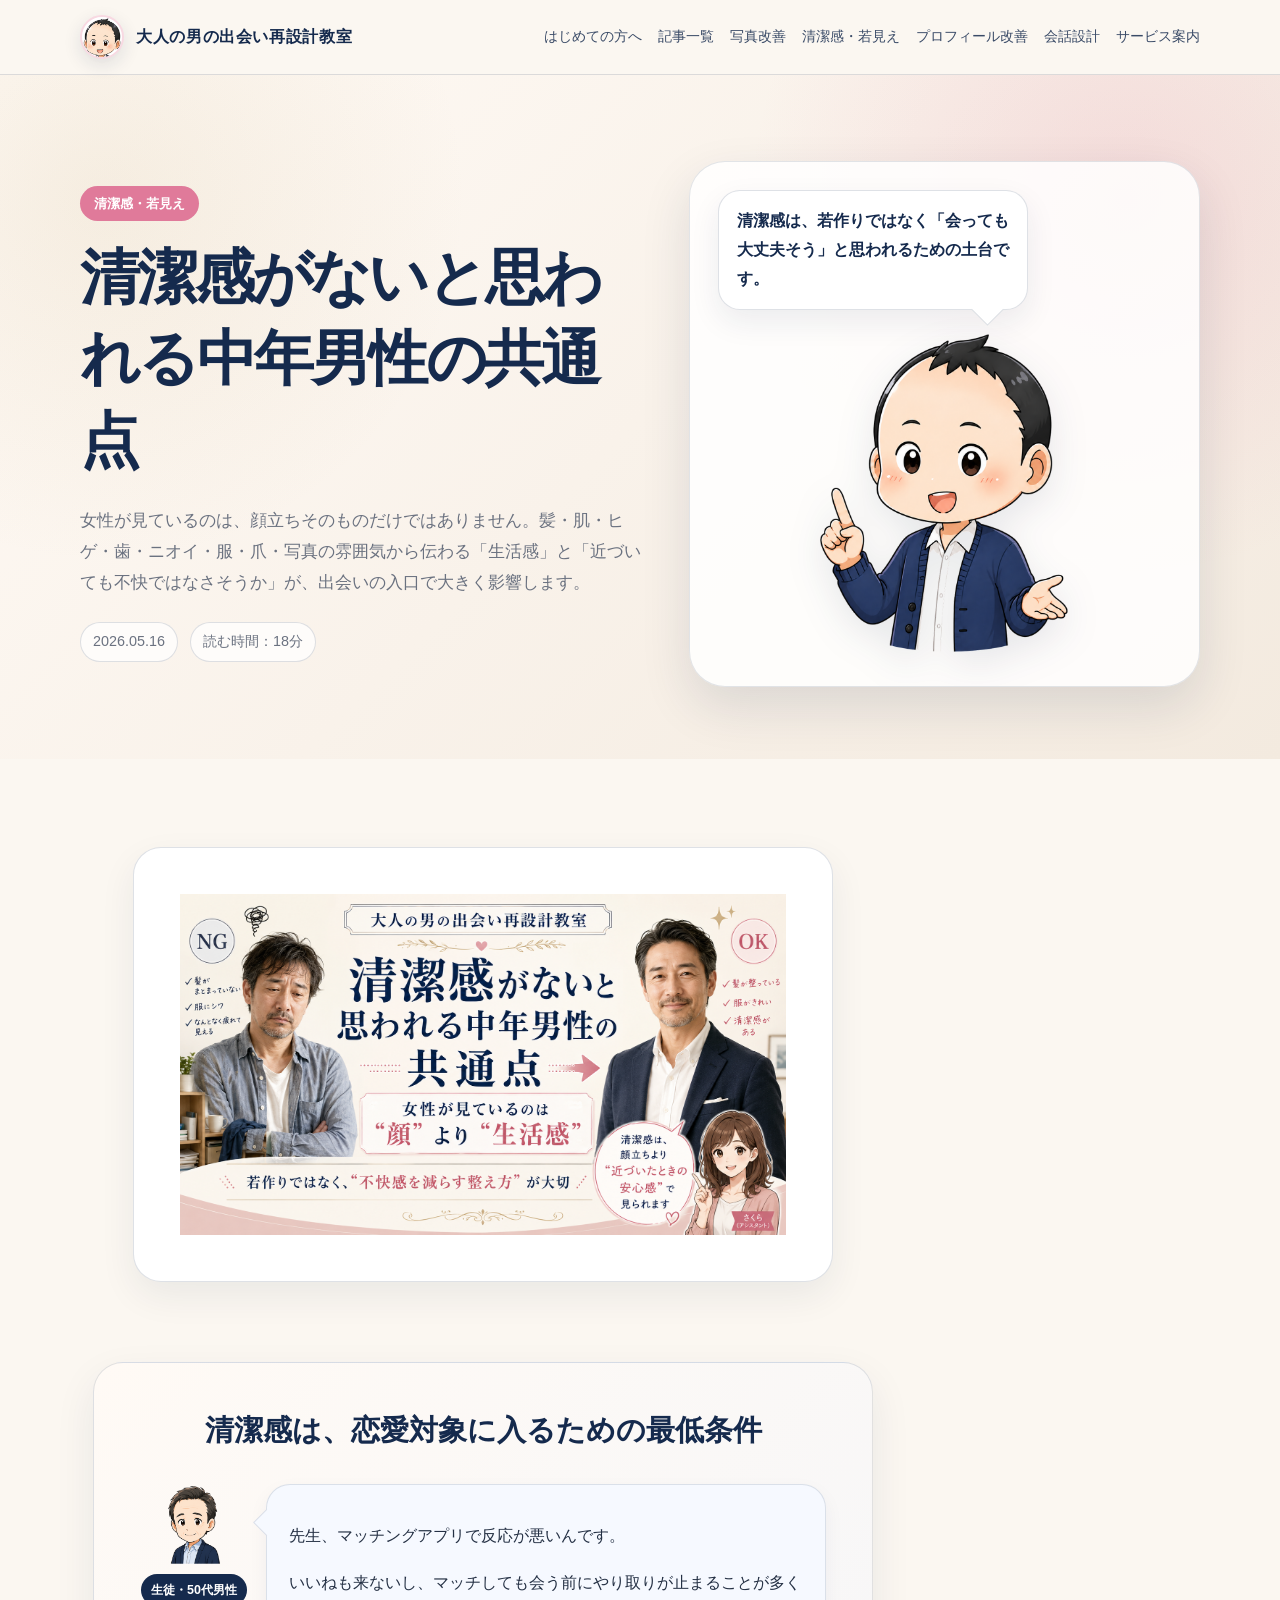
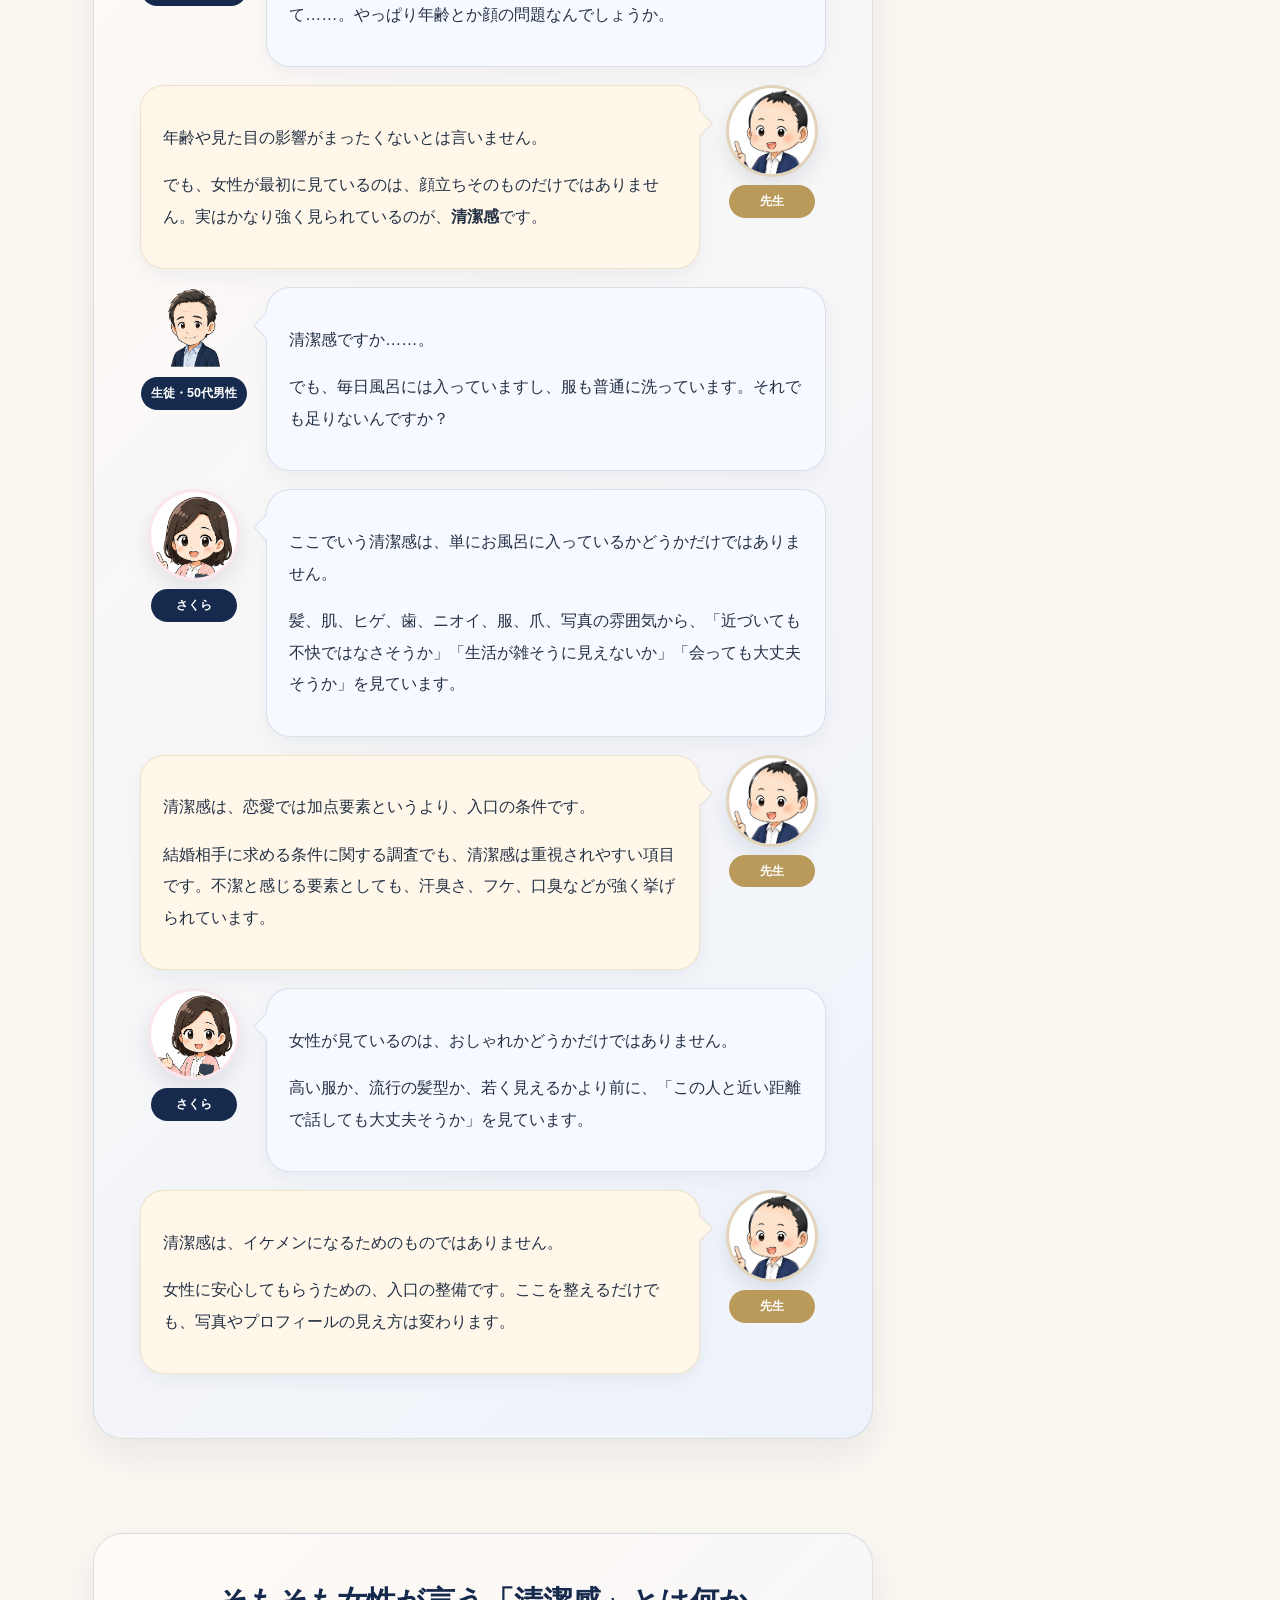
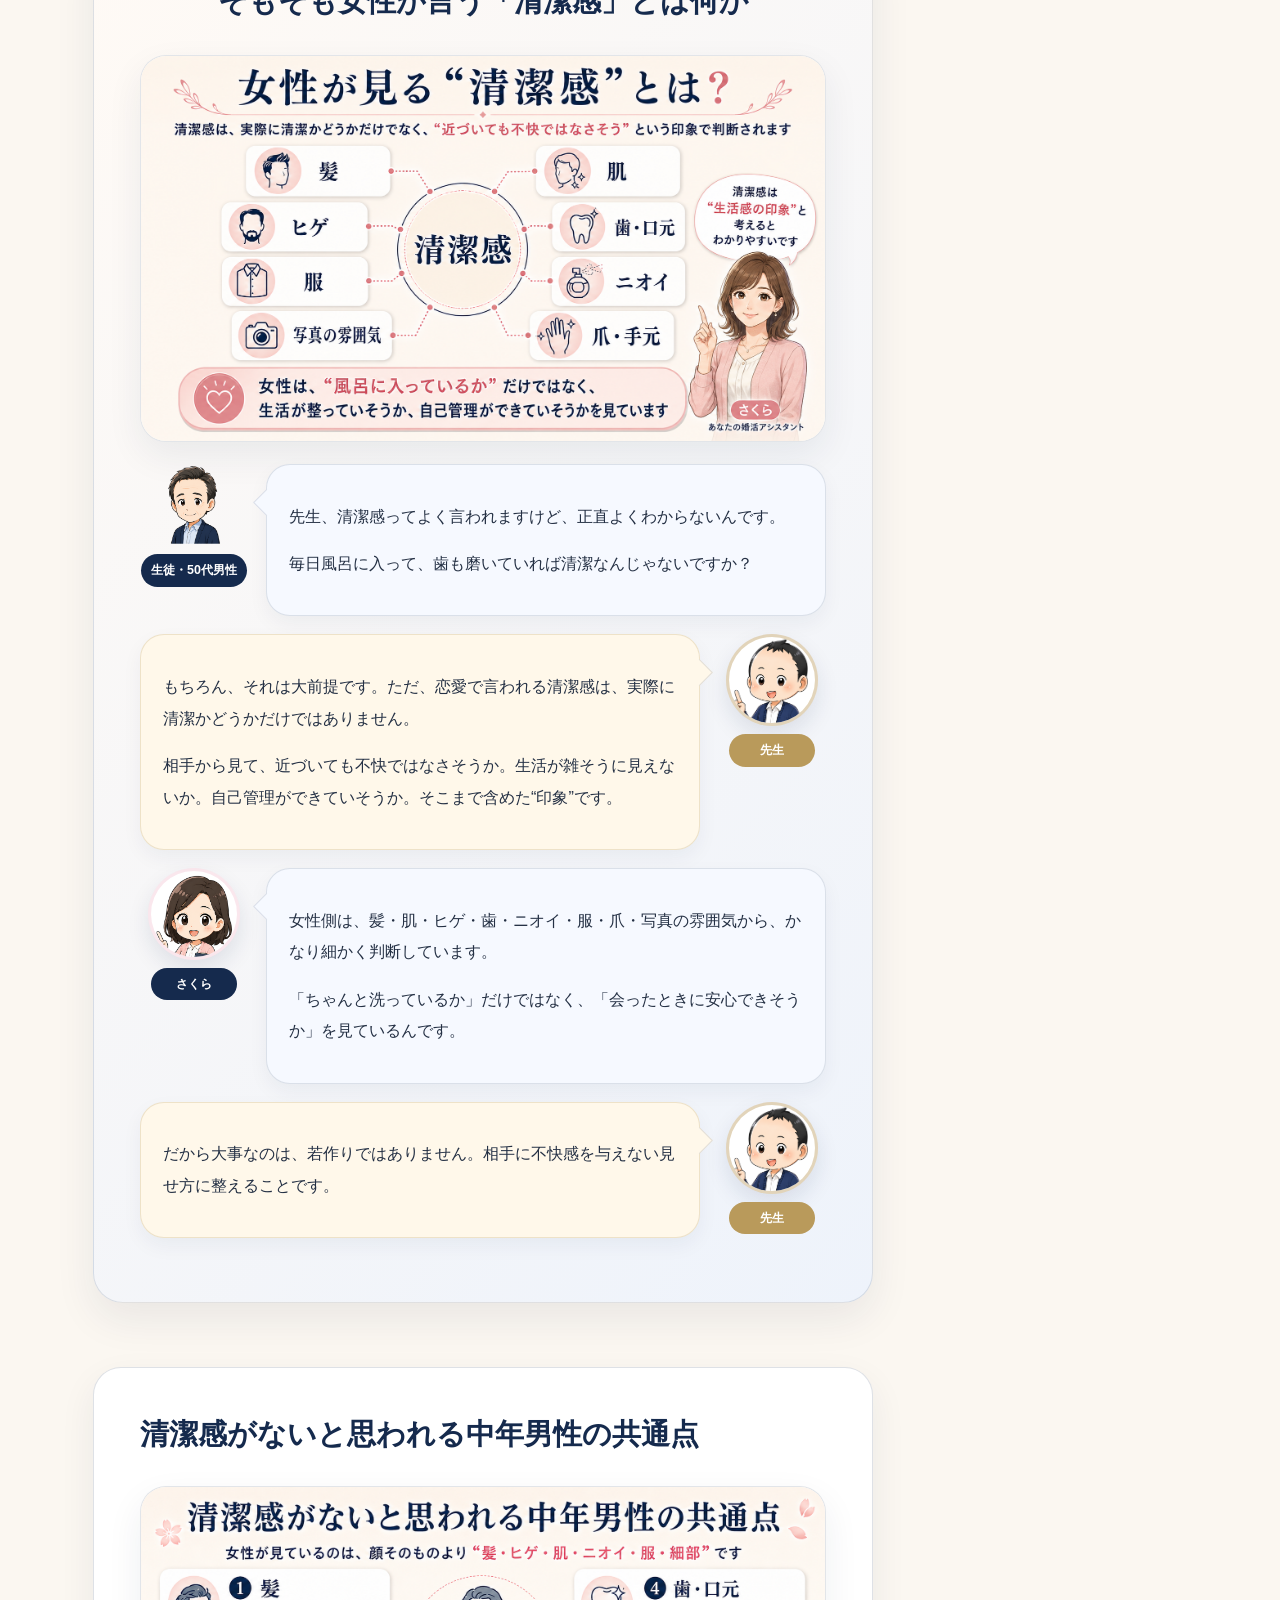
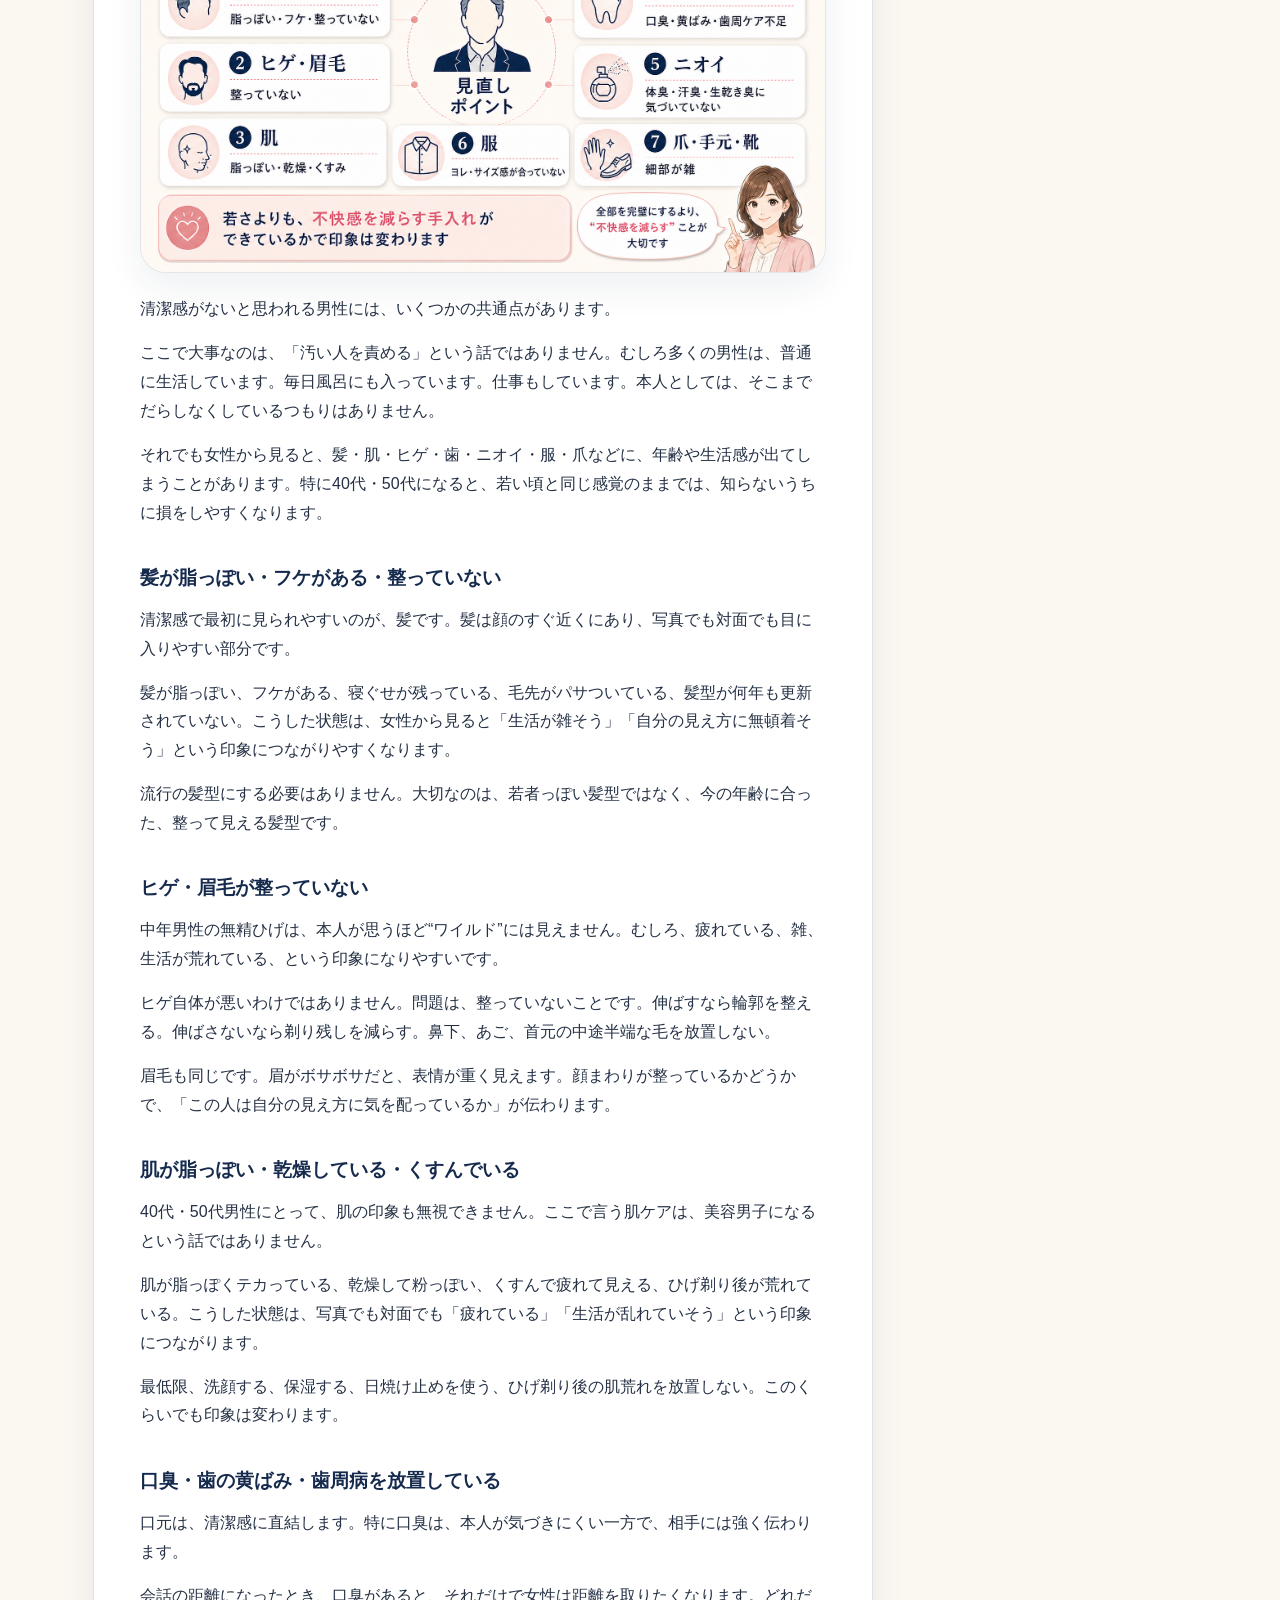
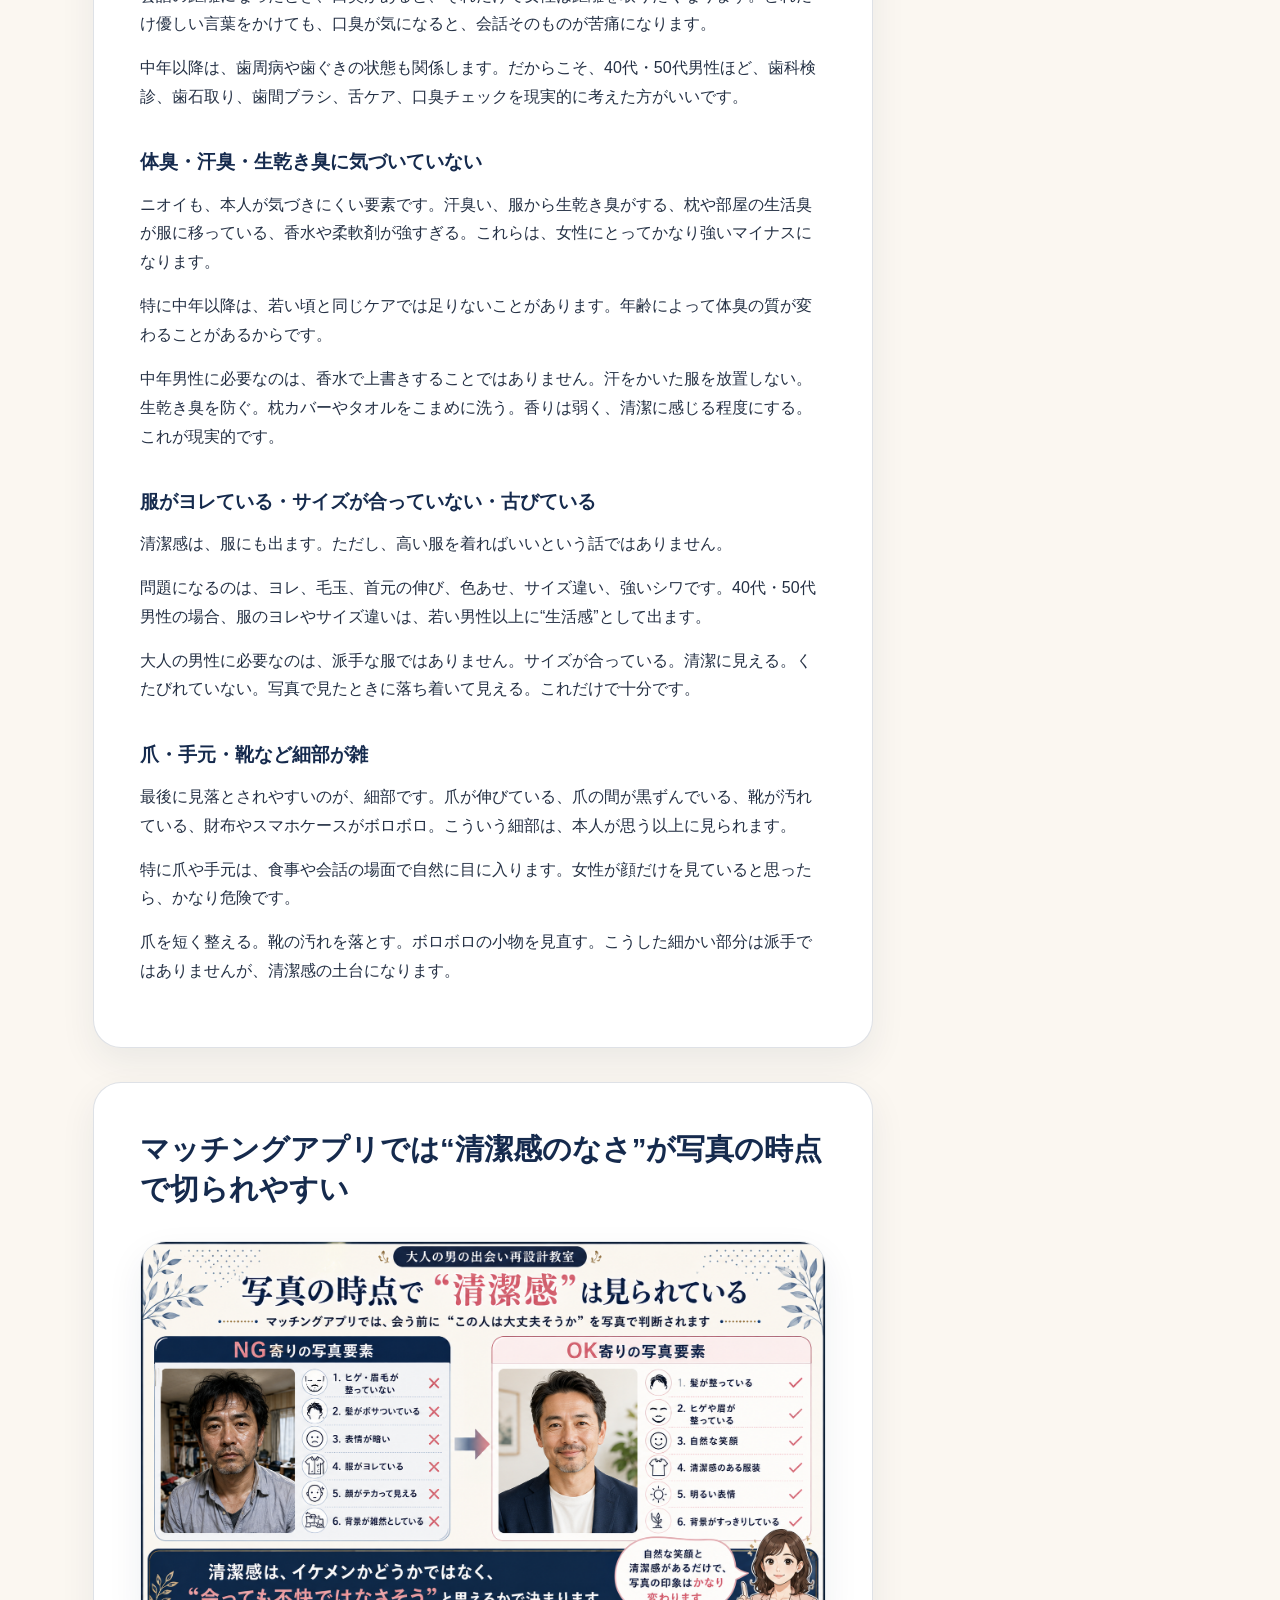
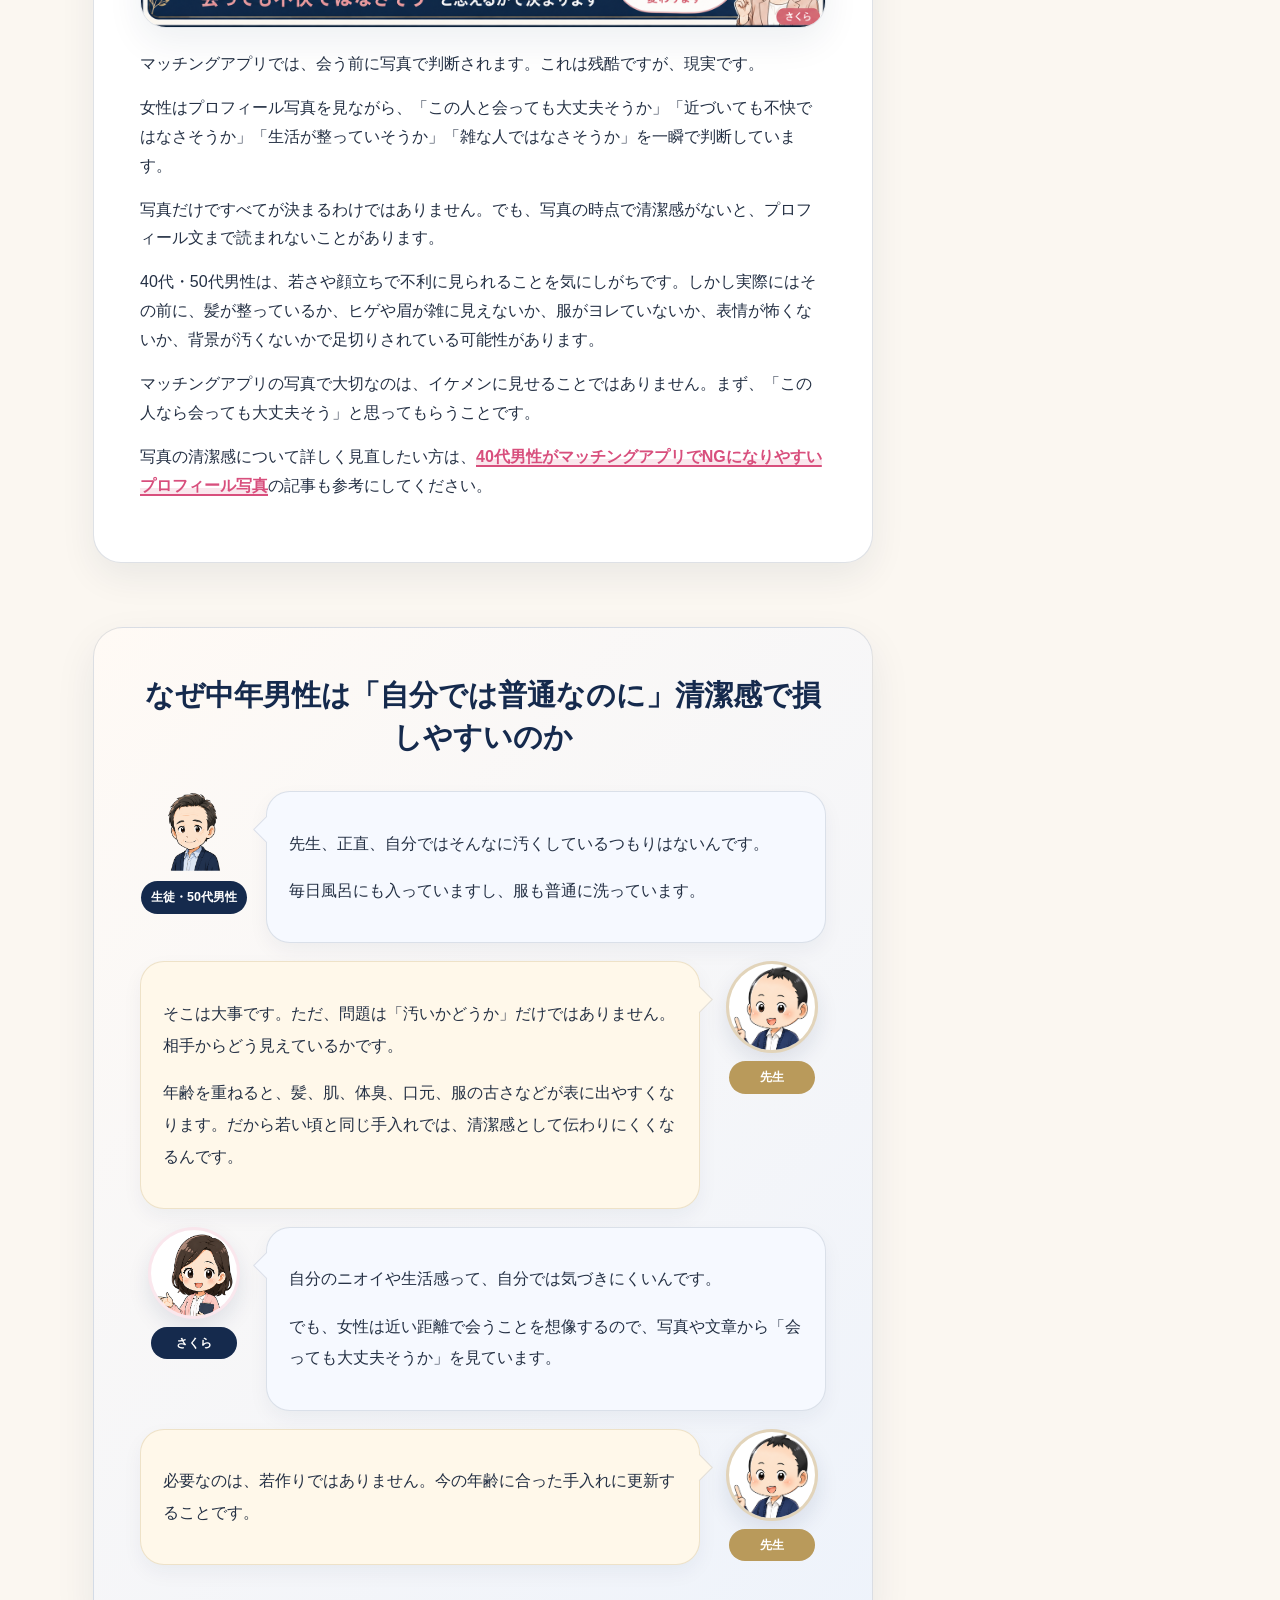
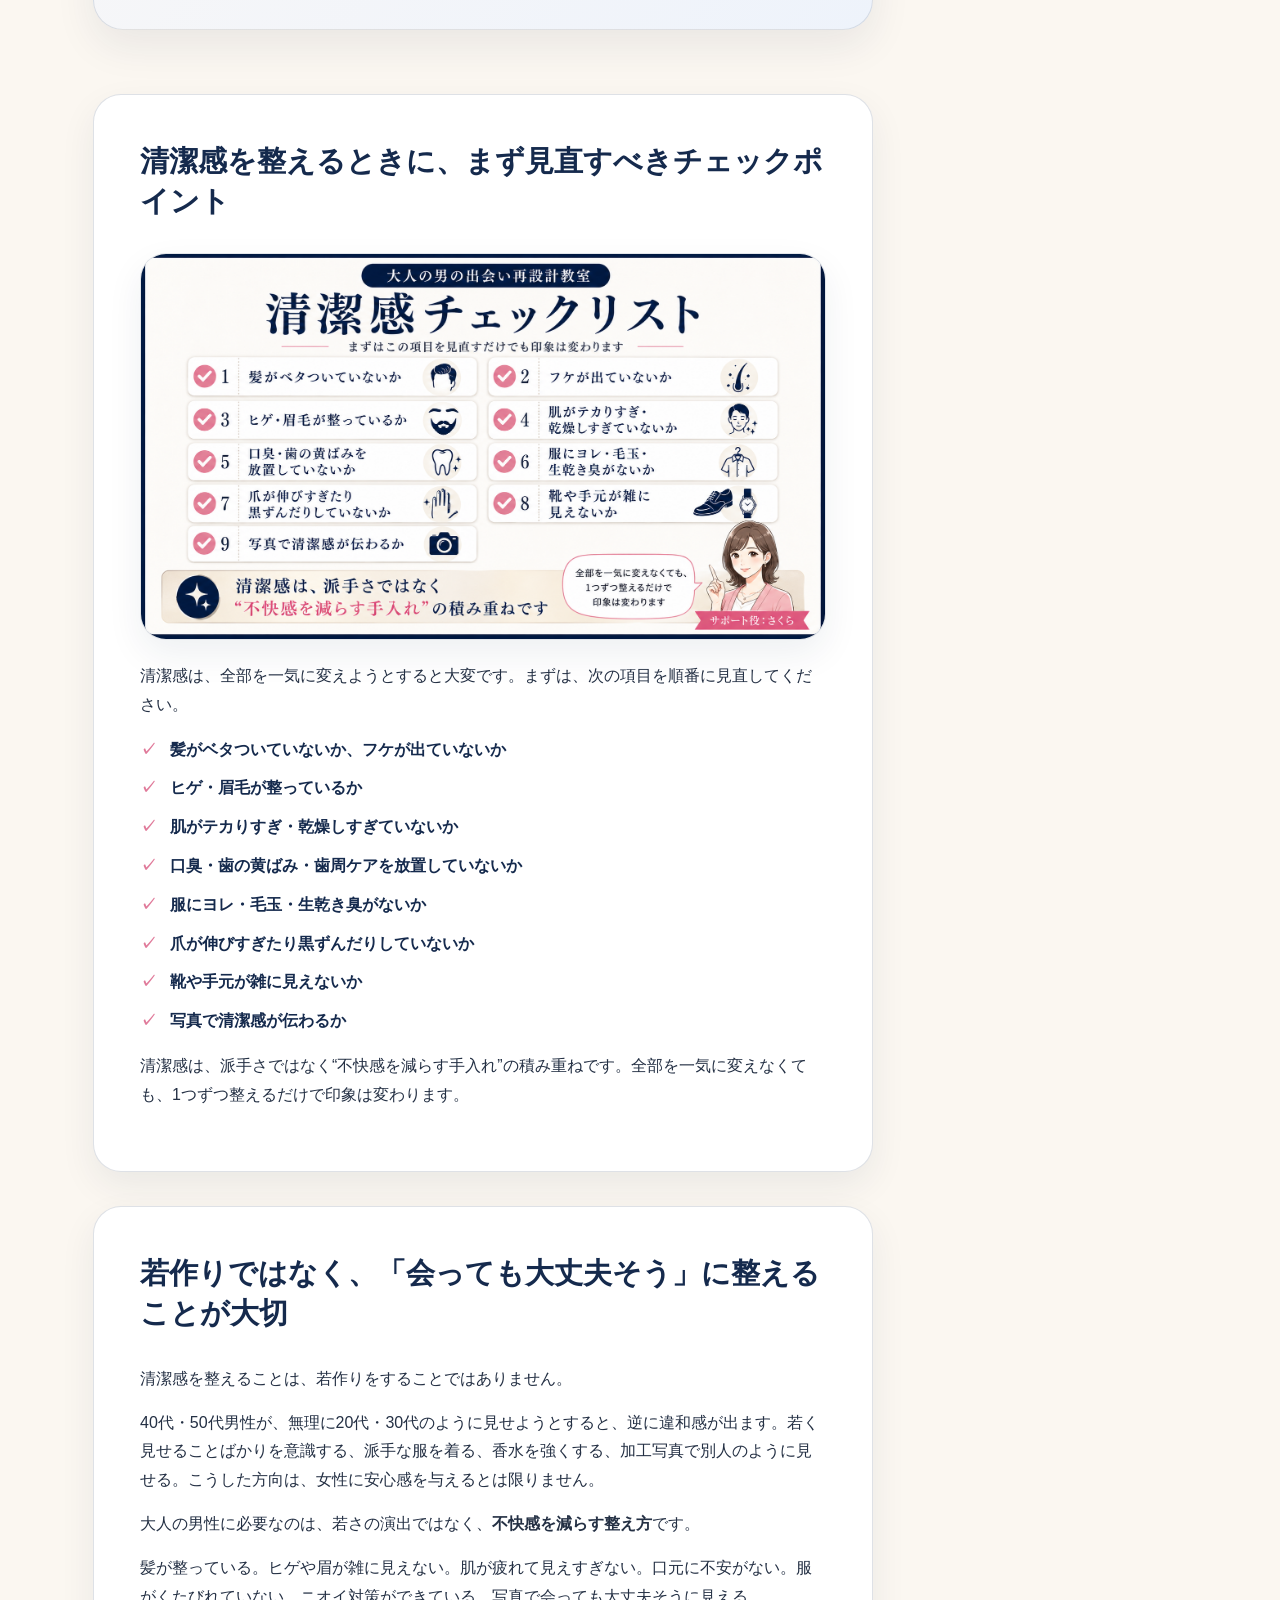
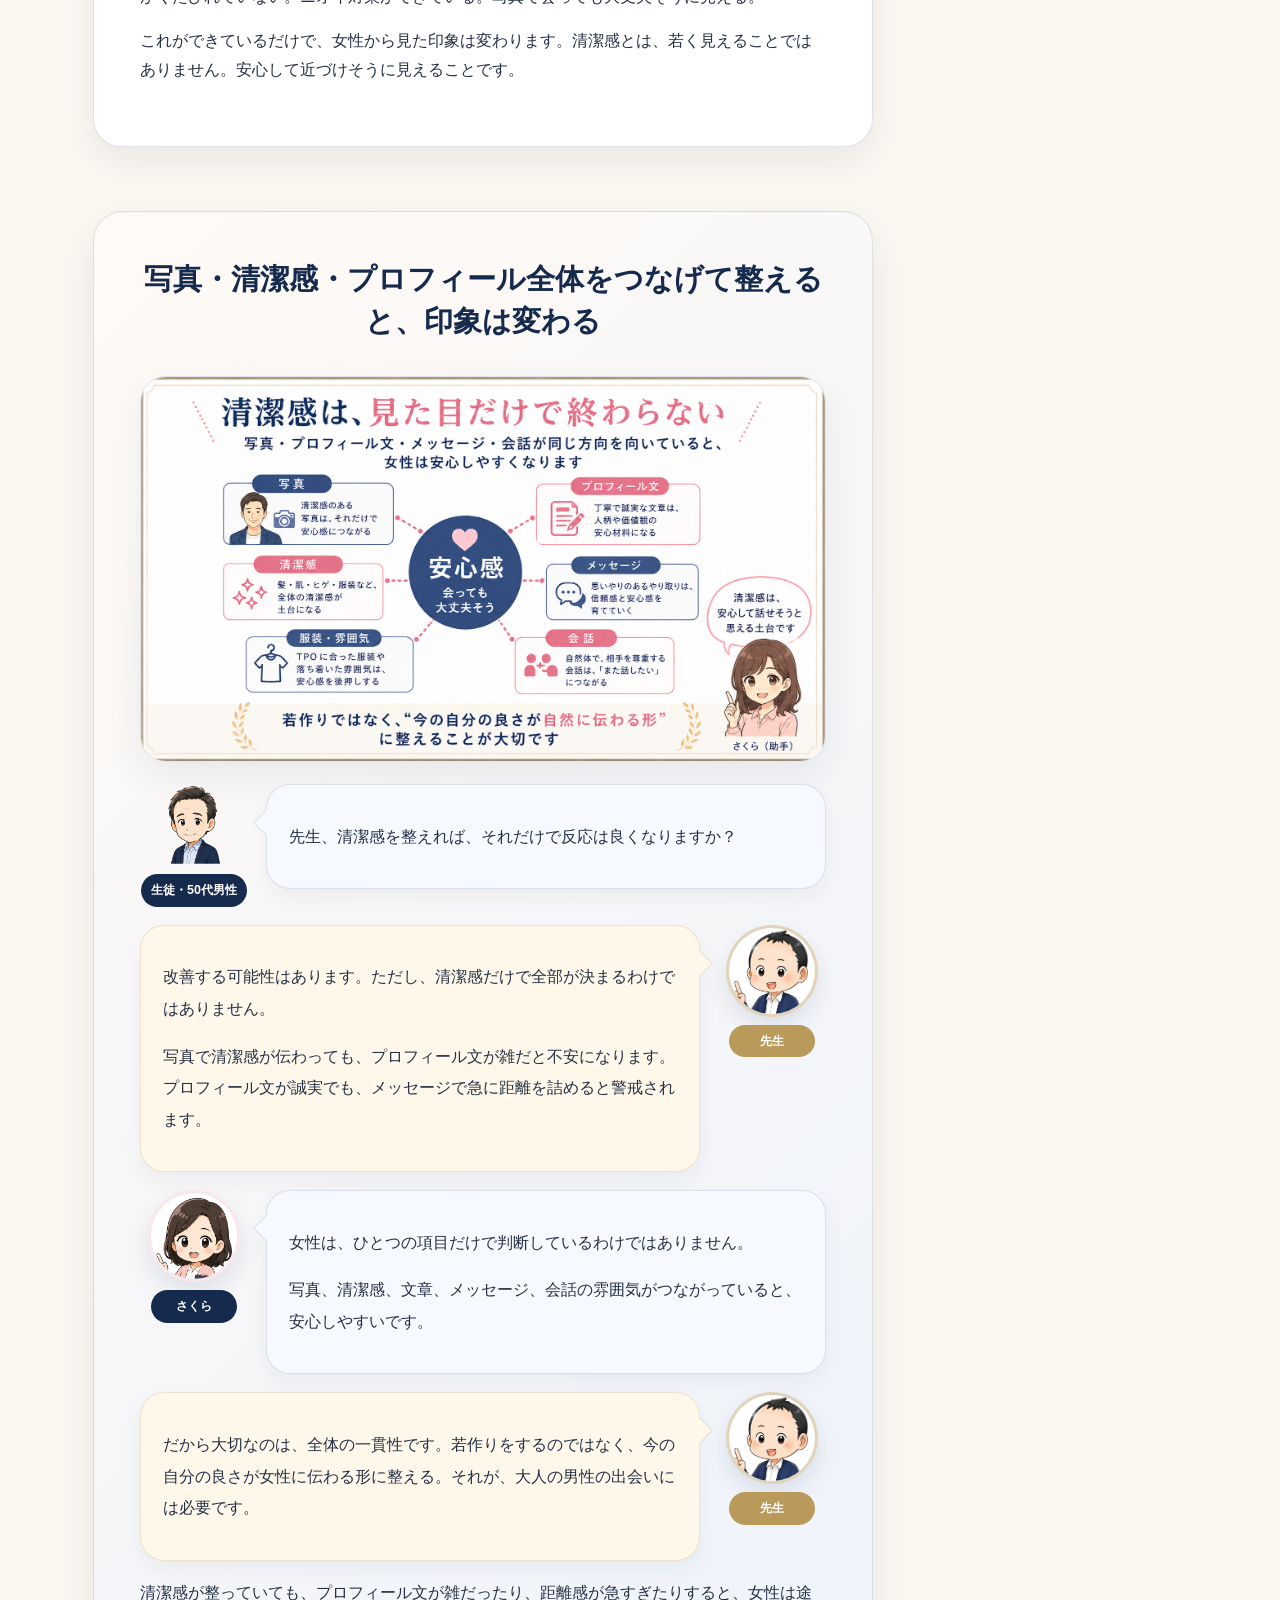
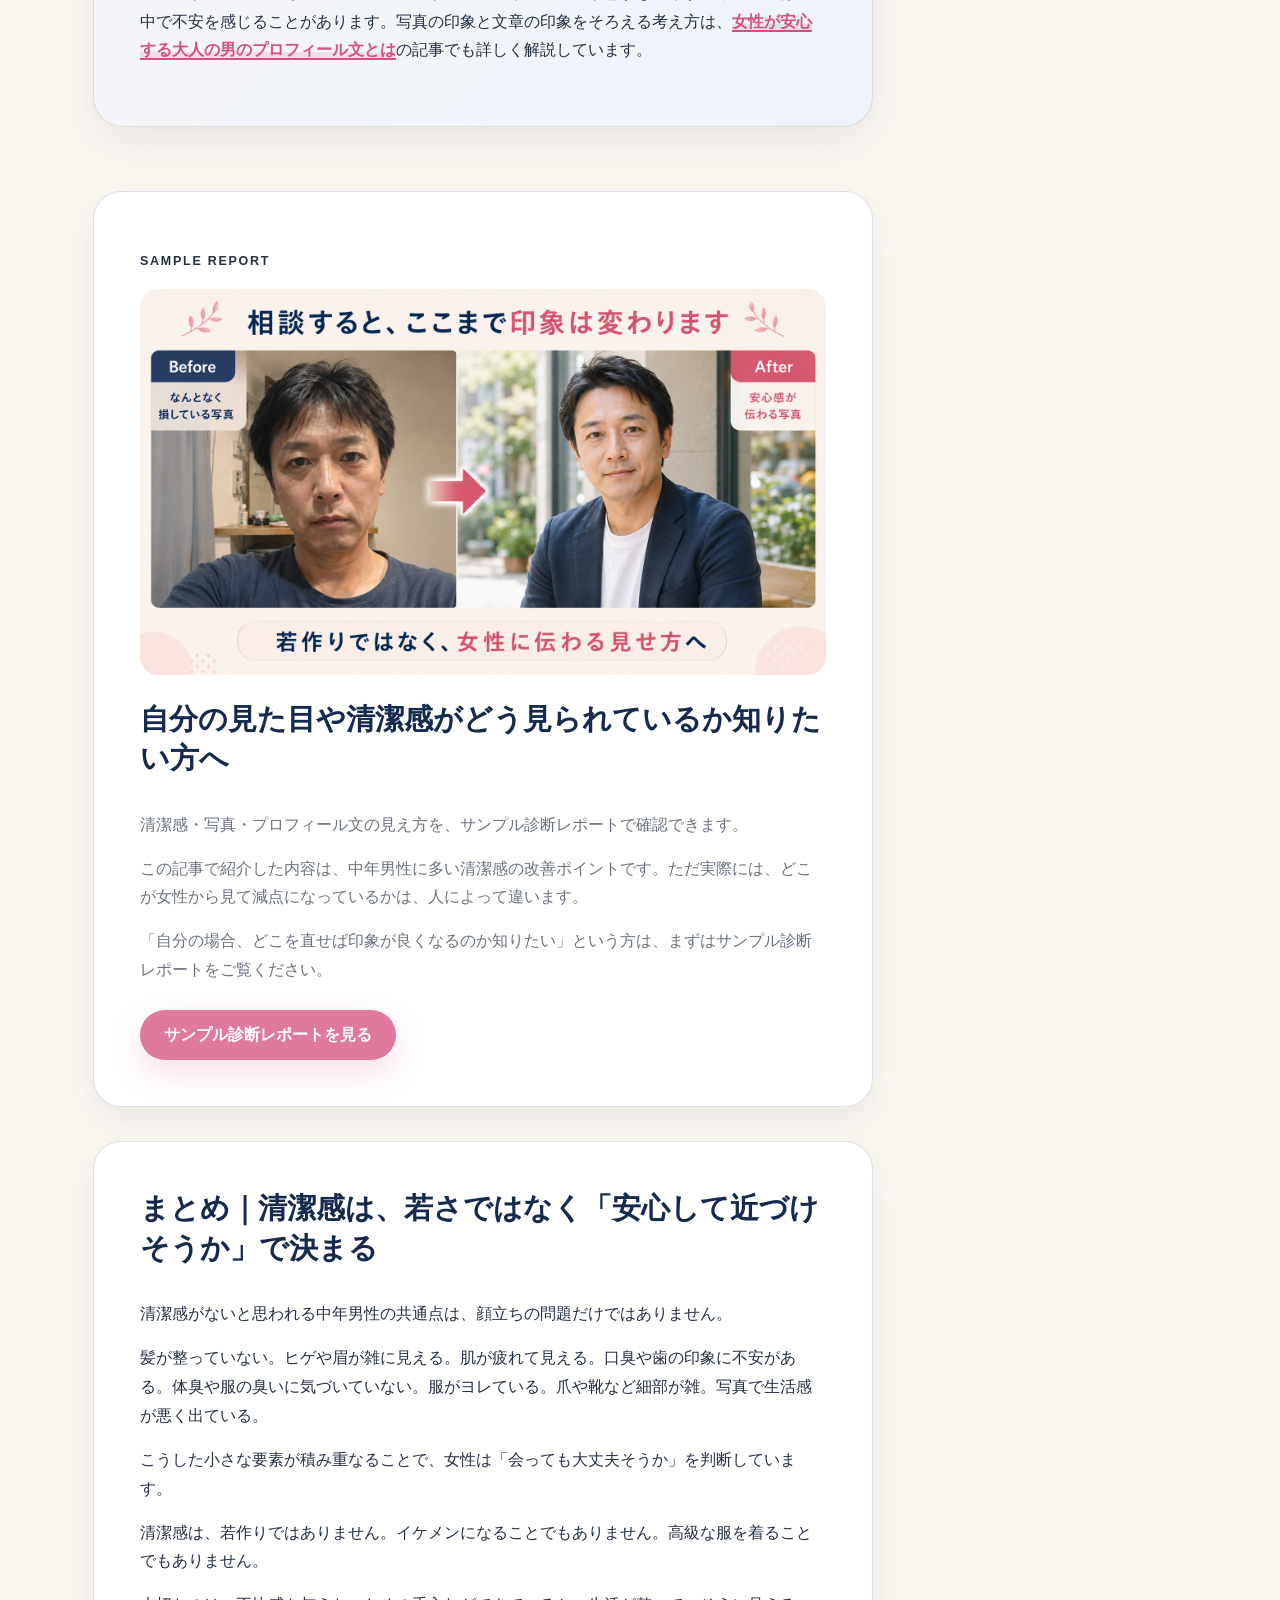
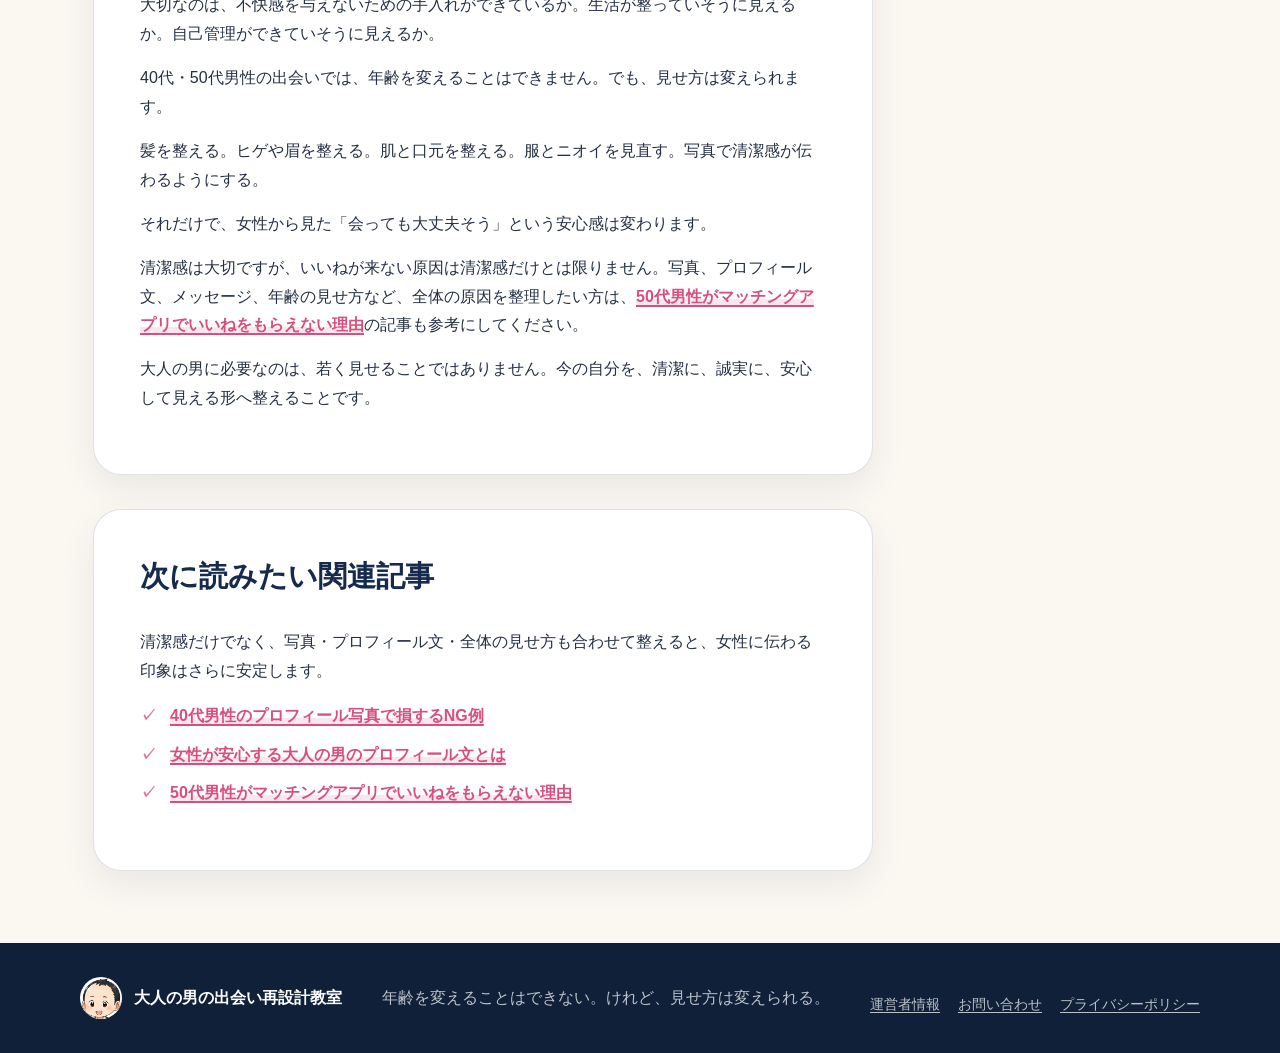
<file: middle-aged-men-cleanliness-mistakes.html>
<!DOCTYPE html>
<html lang="ja">
<head>
  <meta charset="UTF-8" />
  <meta name="viewport" content="width=device-width, initial-scale=1.0" />
  <title>清潔感がないと思われる中年男性の共通点｜大人の男の出会い再設計教室</title>
  <meta name="description" content="40代・50代男性向けに、清潔感がないと思われる中年男性の共通点を、髪・肌・ヒゲ・歯・ニオイ・服・爪・写真の印象に分解して解説。若作りではなく、女性に安心感が伝わる整え方を紹介します。" />
  <link rel="stylesheet" href="styles.css" />
  <link rel="stylesheet" href="components.css" />
  <link rel="stylesheet" href="article-visual-fixes.css" />
</head>
<body>
  <header class="site-header">
    <div class="container header-inner">
      <a class="site-logo" href="index.html" aria-label="大人の男の出会い再設計教室 ホーム">
        <img class="logo-character" src="assets/characters/teacher-new-icon.png" alt="案内役キャラクターのアイコン" />
        <span class="logo-text">大人の男の出会い再設計教室</span>
      </a>
      <button class="nav-toggle" aria-label="メニューを開く" aria-expanded="false">☰</button>
      <nav class="site-nav" aria-label="グローバルナビゲーション">
        <a href="index.html#intro">はじめての方へ</a>
        <a href="articles.html">記事一覧</a>
        <a href="index.html#photo">写真改善</a>
        <a href="index.html#clean">清潔感・若見え</a>
        <a href="index.html#profile">プロフィール改善</a>
        <a href="index.html#conversation">会話設計</a>
        <a href="service.html">サービス案内</a>
      </nav>
    </div>
  </header>

  <main>
    <article class="article-page">
      <section class="article-hero">
        <div class="container article-hero-grid">
          <div class="article-hero-copy">
            <p class="article-category-label">清潔感・若見え</p>
            <h1>清潔感がないと思われる中年男性の共通点</h1>
            <p class="article-lead">女性が見ているのは、顔立ちそのものだけではありません。髪・肌・ヒゲ・歯・ニオイ・服・爪・写真の雰囲気から伝わる「生活感」と「近づいても不快ではなさそうか」が、出会いの入口で大きく影響します。</p>
            <div class="article-meta">
              <span>2026.05.16</span>
              <span>読む時間：18分</span>
            </div>
          </div>
          <div class="article-hero-guide">
            <div class="speech-bubble">清潔感は、若作りではなく「会っても大丈夫そう」と思われるための土台です。</div>
            <img class="character-img article-guide-character" src="assets/characters/teacher-new-explain.png" alt="清潔感について解説する先生キャラクター" />
          </div>
        </div>
      </section>

      <div class="container article-layout">
        <div class="article-main">
          <figure class="article-block" style="padding:0; overflow:hidden;">
            <img
              src="assets/eyecatches/middle-aged-men-cleanliness-mistakes-eyecatch.png"
              alt="清潔感がないと思われる中年男性の共通点を、生活感の違いで比較した記事アイキャッチ画像"
              style="display:block; width:100%; height:auto;"
            />
          </figure>

          <section class="article-conversation-block article-block" aria-label="清潔感が恋愛対象に入る最低条件である理由の会話">
            <h2 class="article-conversation-block__title">清潔感は、恋愛対象に入るための最低条件</h2>

            <div class="conversation-row-v2 conversation-row-v2--student">
              <div class="conversation-person">
                <img class="conversation-person__image conversation-person__image--student" src="assets/characters/student-male-60s-icon.png" alt="50代男性の生徒キャラクター" />
                <span class="conversation-person__label">生徒・50代男性</span>
              </div>
              <div class="conversation-bubble-v2">
                <p>先生、マッチングアプリで反応が悪いんです。</p>
                <p>いいねも来ないし、マッチしても会う前にやり取りが止まることが多くて……。やっぱり年齢とか顔の問題なんでしょうか。</p>
              </div>
            </div>

            <div class="conversation-row-v2 conversation-row-v2--teacher">
              <div class="conversation-bubble-v2">
                <p>年齢や見た目の影響がまったくないとは言いません。</p>
                <p>でも、女性が最初に見ているのは、顔立ちそのものだけではありません。実はかなり強く見られているのが、<strong>清潔感</strong>です。</p>
              </div>
              <div class="conversation-person">
                <img class="conversation-person__image" src="assets/characters/teacher-new-explain.png" alt="清潔感が恋愛対象に入る最低条件であることを説明する先生キャラクター" />
                <span class="conversation-person__label">先生</span>
              </div>
            </div>

            <div class="conversation-row-v2 conversation-row-v2--student">
              <div class="conversation-person">
                <img class="conversation-person__image conversation-person__image--student" src="assets/characters/student-male-60s-icon.png" alt="50代男性の生徒キャラクター" />
                <span class="conversation-person__label">生徒・50代男性</span>
              </div>
              <div class="conversation-bubble-v2">
                <p>清潔感ですか……。</p>
                <p>でも、毎日風呂には入っていますし、服も普通に洗っています。それでも足りないんですか？</p>
              </div>
            </div>

            <div class="conversation-row-v2 conversation-row-v2--student">
              <div class="conversation-person">
                <img class="conversation-person__image" src="assets/characters/sakura-point.png" alt="女性目線で清潔感を説明する助手さくら" />
                <span class="conversation-person__label">さくら</span>
              </div>
              <div class="conversation-bubble-v2">
                <p>ここでいう清潔感は、単にお風呂に入っているかどうかだけではありません。</p>
                <p>髪、肌、ヒゲ、歯、ニオイ、服、爪、写真の雰囲気から、「近づいても不快ではなさそうか」「生活が雑そうに見えないか」「会っても大丈夫そうか」を見ています。</p>
              </div>
            </div>

            <div class="conversation-row-v2 conversation-row-v2--teacher">
              <div class="conversation-bubble-v2">
                <p>清潔感は、恋愛では加点要素というより、入口の条件です。</p>
                <p>結婚相手に求める条件に関する調査でも、清潔感は重視されやすい項目です。不潔と感じる要素としても、汗臭さ、フケ、口臭などが強く挙げられています。</p>
              </div>
              <div class="conversation-person">
                <img class="conversation-person__image" src="assets/characters/teacher-new-explain.png" alt="清潔感が入口の条件であることを説明する先生キャラクター" />
                <span class="conversation-person__label">先生</span>
              </div>
            </div>

            <div class="conversation-row-v2 conversation-row-v2--student">
              <div class="conversation-person">
                <img class="conversation-person__image" src="assets/characters/sakura-think.png" alt="女性が清潔感で安心感を見ていることを補足する助手さくら" />
                <span class="conversation-person__label">さくら</span>
              </div>
              <div class="conversation-bubble-v2">
                <p>女性が見ているのは、おしゃれかどうかだけではありません。</p>
                <p>高い服か、流行の髪型か、若く見えるかより前に、「この人と近い距離で話しても大丈夫そうか」を見ています。</p>
              </div>
            </div>

            <div class="conversation-row-v2 conversation-row-v2--teacher">
              <div class="conversation-bubble-v2">
                <p>清潔感は、イケメンになるためのものではありません。</p>
                <p>女性に安心してもらうための、入口の整備です。ここを整えるだけでも、写真やプロフィールの見え方は変わります。</p>
              </div>
              <div class="conversation-person">
                <img class="conversation-person__image" src="assets/characters/teacher-new-explain.png" alt="清潔感は女性に安心してもらう入口の整備だと説明する先生キャラクター" />
                <span class="conversation-person__label">先生</span>
              </div>
            </div>
          </section>

          <section class="article-conversation-block article-block" aria-label="清潔感の定義を説明する会話">
            <h2 class="article-conversation-block__title">そもそも女性が言う「清潔感」とは何か</h2>

            <figure class="article-infographic article-infographic--large article-infographic--bare reason-infographic">
              <img
                src="assets/infographics/middle-aged-men-cleanliness-definition.png"
                alt="女性が見る清潔感とは何かを、髪・肌・ヒゲ・歯・ニオイ・服・爪・写真の印象に分解して整理した図解"
                loading="lazy"
              />
            </figure>

            <div class="conversation-row-v2 conversation-row-v2--student">
              <div class="conversation-person">
                <img class="conversation-person__image conversation-person__image--student" src="assets/characters/student-male-60s-icon.png" alt="50代男性の生徒キャラクター" />
                <span class="conversation-person__label">生徒・50代男性</span>
              </div>
              <div class="conversation-bubble-v2">
                <p>先生、清潔感ってよく言われますけど、正直よくわからないんです。</p>
                <p>毎日風呂に入って、歯も磨いていれば清潔なんじゃないですか？</p>
              </div>
            </div>

            <div class="conversation-row-v2 conversation-row-v2--teacher">
              <div class="conversation-bubble-v2">
                <p>もちろん、それは大前提です。ただ、恋愛で言われる清潔感は、実際に清潔かどうかだけではありません。</p>
                <p>相手から見て、近づいても不快ではなさそうか。生活が雑そうに見えないか。自己管理ができていそうか。そこまで含めた“印象”です。</p>
              </div>
              <div class="conversation-person">
                <img class="conversation-person__image" src="assets/characters/teacher-new-explain.png" alt="清潔感の定義を説明する先生キャラクター" />
                <span class="conversation-person__label">先生</span>
              </div>
            </div>

            <div class="conversation-row-v2 conversation-row-v2--student">
              <div class="conversation-person">
                <img class="conversation-person__image" src="assets/characters/sakura-point.png" alt="女性目線で清潔感を補足する助手さくら" />
                <span class="conversation-person__label">さくら</span>
              </div>
              <div class="conversation-bubble-v2">
                <p>女性側は、髪・肌・ヒゲ・歯・ニオイ・服・爪・写真の雰囲気から、かなり細かく判断しています。</p>
                <p>「ちゃんと洗っているか」だけではなく、「会ったときに安心できそうか」を見ているんです。</p>
              </div>
            </div>

            <div class="conversation-row-v2 conversation-row-v2--teacher">
              <div class="conversation-bubble-v2">
                <p>だから大事なのは、若作りではありません。相手に不快感を与えない見せ方に整えることです。</p>
              </div>
              <div class="conversation-person">
                <img class="conversation-person__image" src="assets/characters/teacher-new-explain.png" alt="若作りではなく整えることを説明する先生キャラクター" />
                <span class="conversation-person__label">先生</span>
              </div>
            </div>
          </section>

          <section class="article-block">
            <h2>清潔感がないと思われる中年男性の共通点</h2>

            <figure class="article-infographic article-infographic--large article-infographic--bare reason-infographic">
              <img
                src="assets/infographics/middle-aged-men-cleanliness-common-points.png"
                alt="清潔感がないと思われる中年男性の共通点として、髪・ヒゲ・肌・口臭・体臭・服・爪の注意点を整理した図解"
                loading="lazy"
              />
            </figure>

            <p>清潔感がないと思われる男性には、いくつかの共通点があります。</p>
            <p>ここで大事なのは、「汚い人を責める」という話ではありません。むしろ多くの男性は、普通に生活しています。毎日風呂にも入っています。仕事もしています。本人としては、そこまでだらしなくしているつもりはありません。</p>
            <p>それでも女性から見ると、髪・肌・ヒゲ・歯・ニオイ・服・爪などに、年齢や生活感が出てしまうことがあります。特に40代・50代になると、若い頃と同じ感覚のままでは、知らないうちに損をしやすくなります。</p>

            <h3>髪が脂っぽい・フケがある・整っていない</h3>
            <p>清潔感で最初に見られやすいのが、髪です。髪は顔のすぐ近くにあり、写真でも対面でも目に入りやすい部分です。</p>
            <p>髪が脂っぽい、フケがある、寝ぐせが残っている、毛先がパサついている、髪型が何年も更新されていない。こうした状態は、女性から見ると「生活が雑そう」「自分の見え方に無頓着そう」という印象につながりやすくなります。</p>
            <p>流行の髪型にする必要はありません。大切なのは、若者っぽい髪型ではなく、今の年齢に合った、整って見える髪型です。</p>

            <h3>ヒゲ・眉毛が整っていない</h3>
            <p>中年男性の無精ひげは、本人が思うほど“ワイルド”には見えません。むしろ、疲れている、雑、生活が荒れている、という印象になりやすいです。</p>
            <p>ヒゲ自体が悪いわけではありません。問題は、整っていないことです。伸ばすなら輪郭を整える。伸ばさないなら剃り残しを減らす。鼻下、あご、首元の中途半端な毛を放置しない。</p>
            <p>眉毛も同じです。眉がボサボサだと、表情が重く見えます。顔まわりが整っているかどうかで、「この人は自分の見え方に気を配っているか」が伝わります。</p>

            <h3>肌が脂っぽい・乾燥している・くすんでいる</h3>
            <p>40代・50代男性にとって、肌の印象も無視できません。ここで言う肌ケアは、美容男子になるという話ではありません。</p>
            <p>肌が脂っぽくテカっている、乾燥して粉っぽい、くすんで疲れて見える、ひげ剃り後が荒れている。こうした状態は、写真でも対面でも「疲れている」「生活が乱れていそう」という印象につながります。</p>
            <p>最低限、洗顔する、保湿する、日焼け止めを使う、ひげ剃り後の肌荒れを放置しない。このくらいでも印象は変わります。</p>

            <h3>口臭・歯の黄ばみ・歯周病を放置している</h3>
            <p>口元は、清潔感に直結します。特に口臭は、本人が気づきにくい一方で、相手には強く伝わります。</p>
            <p>会話の距離になったとき、口臭があると、それだけで女性は距離を取りたくなります。どれだけ優しい言葉をかけても、口臭が気になると、会話そのものが苦痛になります。</p>
            <p>中年以降は、歯周病や歯ぐきの状態も関係します。だからこそ、40代・50代男性ほど、歯科検診、歯石取り、歯間ブラシ、舌ケア、口臭チェックを現実的に考えた方がいいです。</p>

            <h3>体臭・汗臭・生乾き臭に気づいていない</h3>
            <p>ニオイも、本人が気づきにくい要素です。汗臭い、服から生乾き臭がする、枕や部屋の生活臭が服に移っている、香水や柔軟剤が強すぎる。これらは、女性にとってかなり強いマイナスになります。</p>
            <p>特に中年以降は、若い頃と同じケアでは足りないことがあります。年齢によって体臭の質が変わることがあるからです。</p>
            <p>中年男性に必要なのは、香水で上書きすることではありません。汗をかいた服を放置しない。生乾き臭を防ぐ。枕カバーやタオルをこまめに洗う。香りは弱く、清潔に感じる程度にする。これが現実的です。</p>

            <h3>服がヨレている・サイズが合っていない・古びている</h3>
            <p>清潔感は、服にも出ます。ただし、高い服を着ればいいという話ではありません。</p>
            <p>問題になるのは、ヨレ、毛玉、首元の伸び、色あせ、サイズ違い、強いシワです。40代・50代男性の場合、服のヨレやサイズ違いは、若い男性以上に“生活感”として出ます。</p>
            <p>大人の男性に必要なのは、派手な服ではありません。サイズが合っている。清潔に見える。くたびれていない。写真で見たときに落ち着いて見える。これだけで十分です。</p>

            <h3>爪・手元・靴など細部が雑</h3>
            <p>最後に見落とされやすいのが、細部です。爪が伸びている、爪の間が黒ずんでいる、靴が汚れている、財布やスマホケースがボロボロ。こういう細部は、本人が思う以上に見られます。</p>
            <p>特に爪や手元は、食事や会話の場面で自然に目に入ります。女性が顔だけを見ていると思ったら、かなり危険です。</p>
            <p>爪を短く整える。靴の汚れを落とす。ボロボロの小物を見直す。こうした細かい部分は派手ではありませんが、清潔感の土台になります。</p>
          </section>

          <section class="article-block">
            <h2>マッチングアプリでは“清潔感のなさ”が写真の時点で切られやすい</h2>

            <figure class="article-infographic article-infographic--large article-infographic--bare reason-infographic">
              <img
                src="assets/infographics/middle-aged-men-cleanliness-photo-ng.png"
                alt="マッチングアプリ写真で清潔感がないと見られやすいNG要素と、好印象につながる要素を比較した図解"
                loading="lazy"
              />
            </figure>

            <p>マッチングアプリでは、会う前に写真で判断されます。これは残酷ですが、現実です。</p>
            <p>女性はプロフィール写真を見ながら、「この人と会っても大丈夫そうか」「近づいても不快ではなさそうか」「生活が整っていそうか」「雑な人ではなさそうか」を一瞬で判断しています。</p>
            <p>写真だけですべてが決まるわけではありません。でも、写真の時点で清潔感がないと、プロフィール文まで読まれないことがあります。</p>
            <p>40代・50代男性は、若さや顔立ちで不利に見られることを気にしがちです。しかし実際にはその前に、髪が整っているか、ヒゲや眉が雑に見えないか、服がヨレていないか、表情が怖くないか、背景が汚くないかで足切りされている可能性があります。</p>
            <p>マッチングアプリの写真で大切なのは、イケメンに見せることではありません。まず、「この人なら会っても大丈夫そう」と思ってもらうことです。</p>
            <p>写真の清潔感について詳しく見直したい方は、<a href="profile-photo-ng-40s-men.html">40代男性がマッチングアプリでNGになりやすいプロフィール写真</a>の記事も参考にしてください。</p>
          </section>

          <section class="article-conversation-block article-block" aria-label="中年男性が清潔感で損しやすい理由の会話">
            <h2 class="article-conversation-block__title">なぜ中年男性は「自分では普通なのに」清潔感で損しやすいのか</h2>

            <div class="conversation-row-v2 conversation-row-v2--student">
              <div class="conversation-person">
                <img class="conversation-person__image conversation-person__image--student" src="assets/characters/student-male-60s-icon.png" alt="50代男性の生徒キャラクター" />
                <span class="conversation-person__label">生徒・50代男性</span>
              </div>
              <div class="conversation-bubble-v2">
                <p>先生、正直、自分ではそんなに汚くしているつもりはないんです。</p>
                <p>毎日風呂にも入っていますし、服も普通に洗っています。</p>
              </div>
            </div>

            <div class="conversation-row-v2 conversation-row-v2--teacher">
              <div class="conversation-bubble-v2">
                <p>そこは大事です。ただ、問題は「汚いかどうか」だけではありません。相手からどう見えているかです。</p>
                <p>年齢を重ねると、髪、肌、体臭、口元、服の古さなどが表に出やすくなります。だから若い頃と同じ手入れでは、清潔感として伝わりにくくなるんです。</p>
              </div>
              <div class="conversation-person">
                <img class="conversation-person__image" src="assets/characters/teacher-new-explain.png" alt="清潔感で損しやすい理由を説明する先生キャラクター" />
                <span class="conversation-person__label">先生</span>
              </div>
            </div>

            <div class="conversation-row-v2 conversation-row-v2--student">
              <div class="conversation-person">
                <img class="conversation-person__image" src="assets/characters/sakura-think.png" alt="自分では気づきにくい清潔感を補足する助手さくら" />
                <span class="conversation-person__label">さくら</span>
              </div>
              <div class="conversation-bubble-v2">
                <p>自分のニオイや生活感って、自分では気づきにくいんです。</p>
                <p>でも、女性は近い距離で会うことを想像するので、写真や文章から「会っても大丈夫そうか」を見ています。</p>
              </div>
            </div>

            <div class="conversation-row-v2 conversation-row-v2--teacher">
              <div class="conversation-bubble-v2">
                <p>必要なのは、若作りではありません。今の年齢に合った手入れに更新することです。</p>
              </div>
              <div class="conversation-person">
                <img class="conversation-person__image" src="assets/characters/teacher-new-explain.png" alt="年齢に合った手入れを説明する先生キャラクター" />
                <span class="conversation-person__label">先生</span>
              </div>
            </div>
          </section>

          <section class="article-block">
            <h2>清潔感を整えるときに、まず見直すべきチェックポイント</h2>

            <figure class="article-infographic article-infographic--large article-infographic--bare reason-infographic">
              <img
                src="assets/infographics/middle-aged-men-cleanliness-checklist.png"
                alt="中年男性の清潔感チェックリストとして、髪・ヒゲ・肌・口臭・服・爪・靴・写真の見直しポイントを整理した図解"
                loading="lazy"
              />
            </figure>

            <p>清潔感は、全部を一気に変えようとすると大変です。まずは、次の項目を順番に見直してください。</p>
            <ul class="article-check-list">
              <li>髪がベタついていないか、フケが出ていないか</li>
              <li>ヒゲ・眉毛が整っているか</li>
              <li>肌がテカりすぎ・乾燥しすぎていないか</li>
              <li>口臭・歯の黄ばみ・歯周ケアを放置していないか</li>
              <li>服にヨレ・毛玉・生乾き臭がないか</li>
              <li>爪が伸びすぎたり黒ずんだりしていないか</li>
              <li>靴や手元が雑に見えないか</li>
              <li>写真で清潔感が伝わるか</li>
            </ul>
            <p>清潔感は、派手さではなく“不快感を減らす手入れ”の積み重ねです。全部を一気に変えなくても、1つずつ整えるだけで印象は変わります。</p>
          </section>

          <section class="article-block">
            <h2>若作りではなく、「会っても大丈夫そう」に整えることが大切</h2>
            <p>清潔感を整えることは、若作りをすることではありません。</p>
            <p>40代・50代男性が、無理に20代・30代のように見せようとすると、逆に違和感が出ます。若く見せることばかりを意識する、派手な服を着る、香水を強くする、加工写真で別人のように見せる。こうした方向は、女性に安心感を与えるとは限りません。</p>
            <p>大人の男性に必要なのは、若さの演出ではなく、<strong>不快感を減らす整え方</strong>です。</p>
            <p>髪が整っている。ヒゲや眉が雑に見えない。肌が疲れて見えすぎない。口元に不安がない。服がくたびれていない。ニオイ対策ができている。写真で会っても大丈夫そうに見える。</p>
            <p>これができているだけで、女性から見た印象は変わります。清潔感とは、若く見えることではありません。安心して近づけそうに見えることです。</p>
          </section>

          <section class="article-conversation-block article-block" aria-label="清潔感とプロフィール全体をつなげる会話">
            <h2 class="article-conversation-block__title">写真・清潔感・プロフィール全体をつなげて整えると、印象は変わる</h2>

            <figure class="article-infographic article-infographic--large article-infographic--bare reason-infographic">
              <img
                src="assets/infographics/middle-aged-men-cleanliness-overall-balance.png"
                alt="清潔感が写真・プロフィール文・メッセージ・会話とつながって女性の安心感を作ることを示した図解"
                loading="lazy"
              />
            </figure>

            <div class="conversation-row-v2 conversation-row-v2--student">
              <div class="conversation-person">
                <img class="conversation-person__image conversation-person__image--student" src="assets/characters/student-male-60s-icon.png" alt="50代男性の生徒キャラクター" />
                <span class="conversation-person__label">生徒・50代男性</span>
              </div>
              <div class="conversation-bubble-v2">
                <p>先生、清潔感を整えれば、それだけで反応は良くなりますか？</p>
              </div>
            </div>

            <div class="conversation-row-v2 conversation-row-v2--teacher">
              <div class="conversation-bubble-v2">
                <p>改善する可能性はあります。ただし、清潔感だけで全部が決まるわけではありません。</p>
                <p>写真で清潔感が伝わっても、プロフィール文が雑だと不安になります。プロフィール文が誠実でも、メッセージで急に距離を詰めると警戒されます。</p>
              </div>
              <div class="conversation-person">
                <img class="conversation-person__image" src="assets/characters/teacher-new-explain.png" alt="清潔感とプロフィール全体のつながりを説明する先生キャラクター" />
                <span class="conversation-person__label">先生</span>
              </div>
            </div>

            <div class="conversation-row-v2 conversation-row-v2--student">
              <div class="conversation-person">
                <img class="conversation-person__image" src="assets/characters/sakura-point.png" alt="プロフィール全体の安心感を補足する助手さくら" />
                <span class="conversation-person__label">さくら</span>
              </div>
              <div class="conversation-bubble-v2">
                <p>女性は、ひとつの項目だけで判断しているわけではありません。</p>
                <p>写真、清潔感、文章、メッセージ、会話の雰囲気がつながっていると、安心しやすいです。</p>
              </div>
            </div>

            <div class="conversation-row-v2 conversation-row-v2--teacher">
              <div class="conversation-bubble-v2">
                <p>だから大切なのは、全体の一貫性です。若作りをするのではなく、今の自分の良さが女性に伝わる形に整える。それが、大人の男性の出会いには必要です。</p>
              </div>
              <div class="conversation-person">
                <img class="conversation-person__image" src="assets/characters/teacher-new-explain.png" alt="全体の一貫性を説明する先生キャラクター" />
                <span class="conversation-person__label">先生</span>
              </div>
            </div>

            <p>清潔感が整っていても、プロフィール文が雑だったり、距離感が急すぎたりすると、女性は途中で不安を感じることがあります。写真の印象と文章の印象をそろえる考え方は、<a href="profile-text-safe-adult-men.html">女性が安心する大人の男のプロフィール文とは</a>の記事でも詳しく解説しています。</p>
          </section>

          <section class="article-block service-mini-cta">
            <div class="service-copy">
              <p class="eyebrow">Profile Redesign</p>
              <figure class="article-visual cta-visual">
                <img
                  src="assets/ctas/profile-redesign-before-after.png"
                  alt="プロフィール全体を整えることで印象が変わるイメージ"
                  loading="lazy"
                />
              </figure>
              <h2>プロフィール全体を見直したい方へ</h2>
              <p>清潔感を整えることは、とても大切です。ただ、実際には、写真ではどう見えているか、プロフィール文に雑さが出ていないか、メッセージで距離を詰めすぎていないか、会話の印象まで一貫しているかを合わせて見ないと、本当の原因はわかりにくいものです。</p>
              <p>大人の男の出会い再設計教室では、若作りではなく、写真・清潔感・プロフィール文・メッセージ・会話を整えて、女性に伝わる見せ方へ再設計することを大切にしています。</p>
              <a class="btn btn-primary" href="service.html">プロフィール再設計相談を見る</a>
            </div>
          </section>

          <section class="article-block">
            <h2>まとめ｜清潔感は、若さではなく「安心して近づけそうか」で決まる</h2>
            <p>清潔感がないと思われる中年男性の共通点は、顔立ちの問題だけではありません。</p>
            <p>髪が整っていない。ヒゲや眉が雑に見える。肌が疲れて見える。口臭や歯の印象に不安がある。体臭や服の臭いに気づいていない。服がヨレている。爪や靴など細部が雑。写真で生活感が悪く出ている。</p>
            <p>こうした小さな要素が積み重なることで、女性は「会っても大丈夫そうか」を判断しています。</p>
            <p>清潔感は、若作りではありません。イケメンになることでもありません。高級な服を着ることでもありません。</p>
            <p>大切なのは、不快感を与えないための手入れができているか。生活が整っていそうに見えるか。自己管理ができていそうに見えるか。</p>
            <p>40代・50代男性の出会いでは、年齢を変えることはできません。でも、見せ方は変えられます。</p>
            <p>髪を整える。ヒゲや眉を整える。肌と口元を整える。服とニオイを見直す。写真で清潔感が伝わるようにする。</p>
            <p>それだけで、女性から見た「会っても大丈夫そう」という安心感は変わります。</p>
            <p>清潔感は大切ですが、いいねが来ない原因は清潔感だけとは限りません。写真、プロフィール文、メッセージ、年齢の見せ方など、全体の原因を整理したい方は、<a href="why-50s-men-get-no-likes.html">50代男性がマッチングアプリでいいねをもらえない理由</a>の記事も参考にしてください。</p>
            <p>大人の男に必要なのは、若く見せることではありません。今の自分を、清潔に、誠実に、安心して見える形へ整えることです。</p>
          </section>

          <section class="article-block">
            <h2>次に読みたい関連記事</h2>
            <p>清潔感だけでなく、写真・プロフィール文・全体の見せ方も合わせて整えると、女性に伝わる印象はさらに安定します。</p>
            <ul class="article-check-list">
              <li><a href="profile-photo-ng-40s-men.html">40代男性のプロフィール写真で損するNG例</a></li>
              <li><a href="profile-text-safe-adult-men.html">女性が安心する大人の男のプロフィール文とは</a></li>
              <li><a href="why-50s-men-get-no-likes.html">50代男性がマッチングアプリでいいねをもらえない理由</a></li>
            </ul>
          </section>
        </div>
      </div>
    </article>
  </main>

  <footer class="site-footer">
    <div class="container footer-inner">
      <div class="footer-brand">
        <img class="footer-character" src="assets/characters/teacher-new-icon.png" alt="案内役キャラクターの小さなアイコン" />
        <p class="footer-logo">大人の男の出会い再設計教室</p>
      </div>
      <p>年齢を変えることはできない。けれど、見せ方は変えられる。</p>
    </div>
  </footer>

  <script src="script.js"></script>
</body>
</html>
</file>
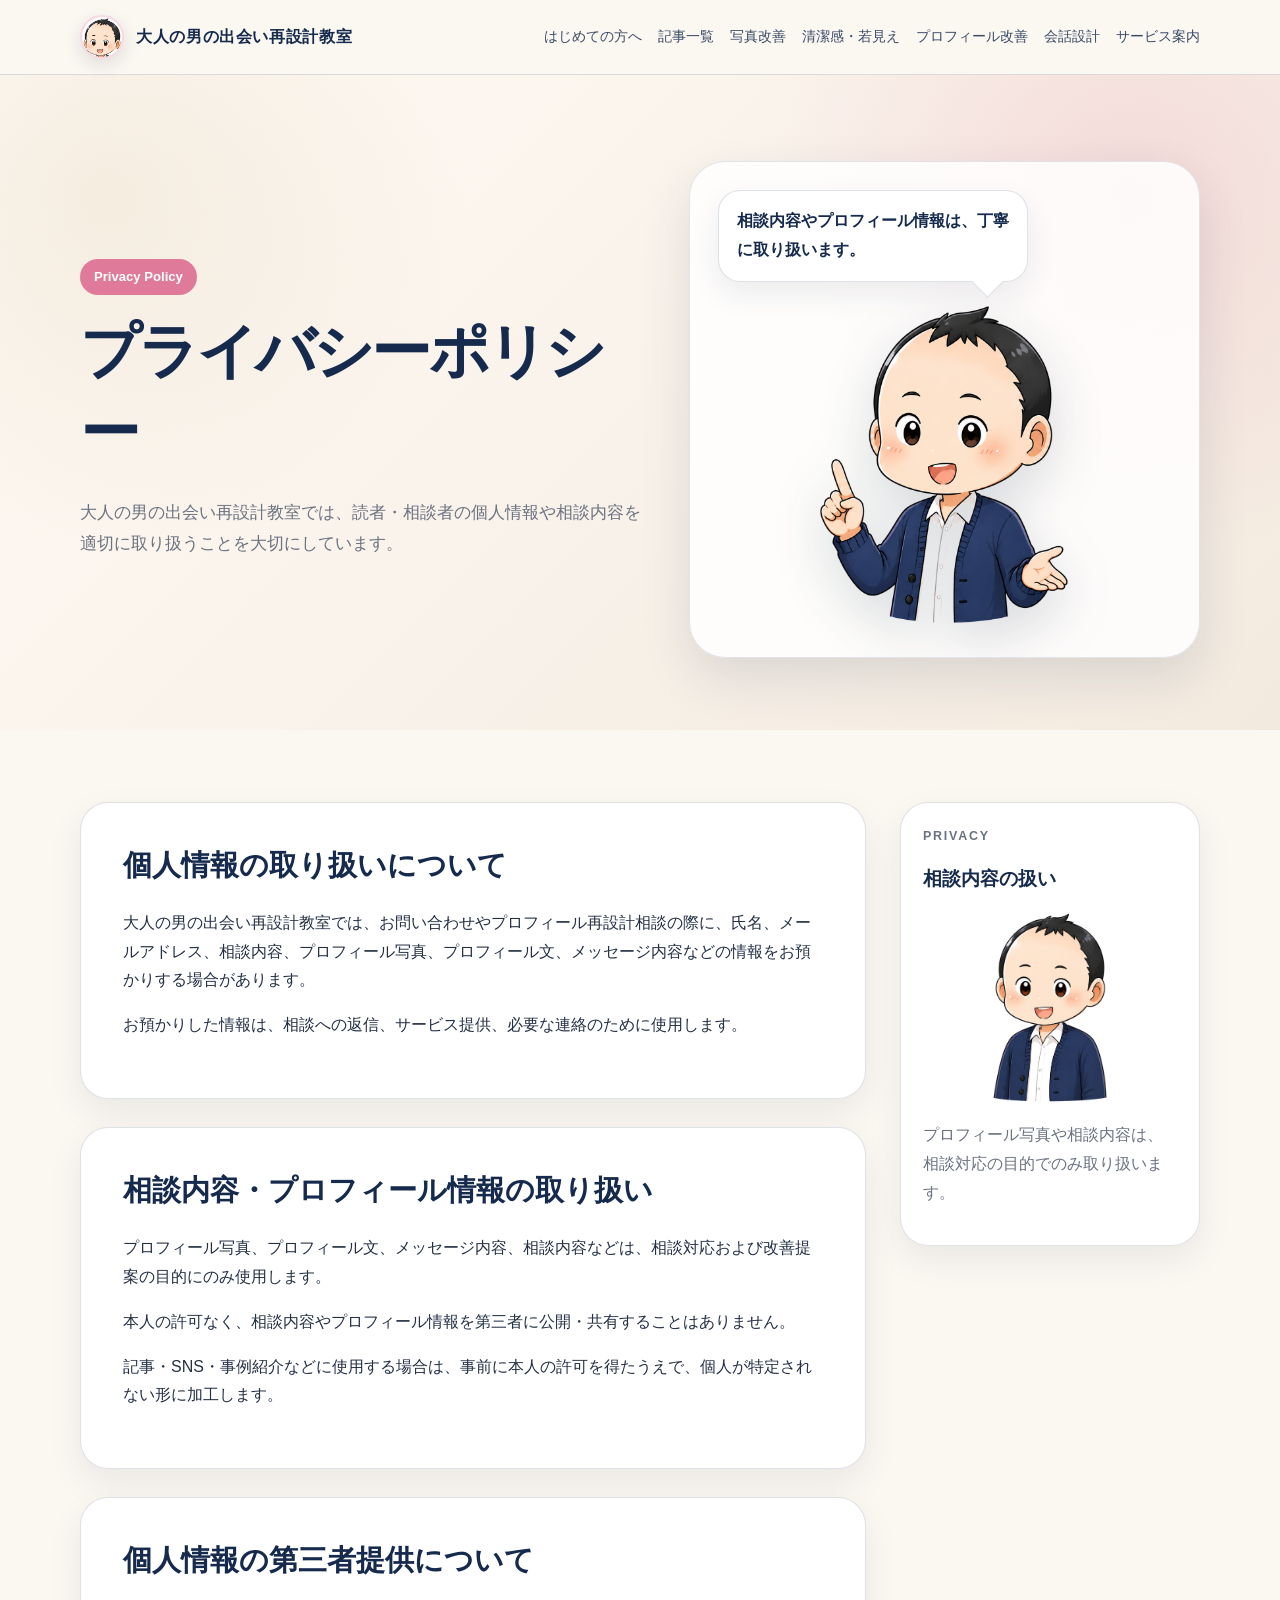
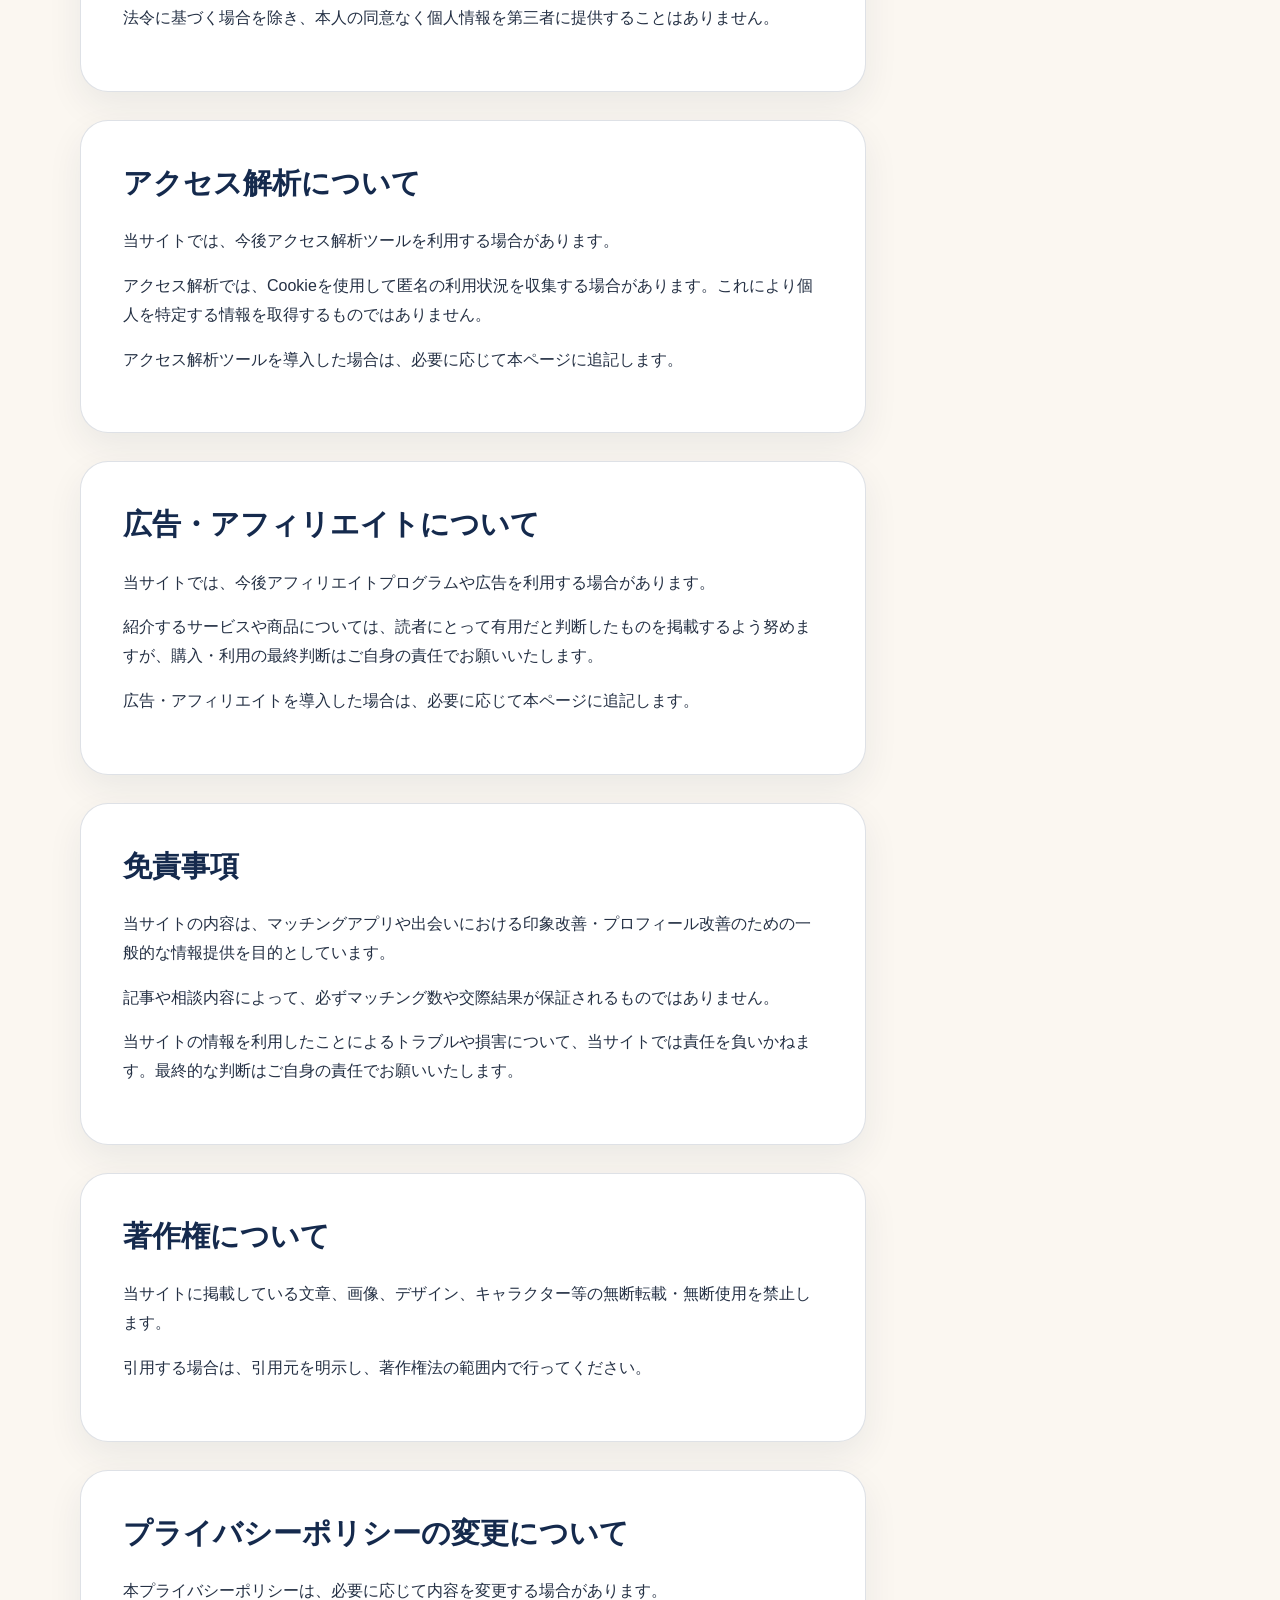
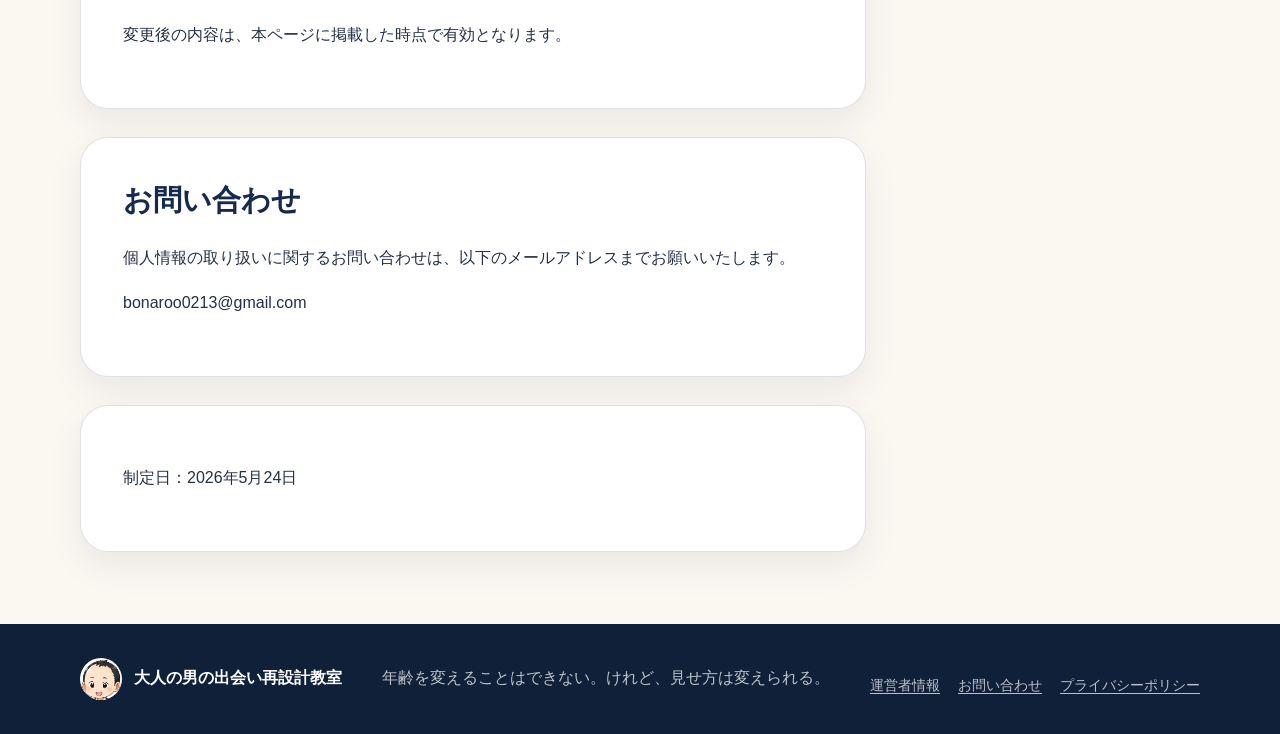
<file: privacy.html>
<!DOCTYPE html>
<html lang="ja">
<head>
  <meta charset="UTF-8" />
  <meta name="viewport" content="width=device-width, initial-scale=1.0" />
  <title>プライバシーポリシー｜大人の男の出会い再設計教室</title>
  <meta name="description" content="大人の男の出会い再設計教室のプライバシーポリシーです。個人情報、相談内容、プロフィール写真・文章の取り扱いについて記載しています。" />
  <link rel="stylesheet" href="styles.css" />
</head>
<body>
  <header class="site-header">
    <div class="container header-inner">
      <a class="site-logo" href="index.html" aria-label="大人の男の出会い再設計教室 ホーム">
        <img class="logo-character" src="assets/characters/teacher-new-icon.png" alt="案内役キャラクターのアイコン" />
        <span class="logo-text">大人の男の出会い再設計教室</span>
      </a>
      <button class="nav-toggle" aria-label="メニューを開く" aria-expanded="false">☰</button>
      <nav class="site-nav" aria-label="グローバルナビゲーション">
        <a href="index.html#intro">はじめての方へ</a>
        <a href="articles.html">記事一覧</a>
        <a href="index.html#photo">写真改善</a>
        <a href="index.html#clean">清潔感・若見え</a>
        <a href="index.html#profile">プロフィール改善</a>
        <a href="index.html#conversation">会話設計</a>
        <a href="service.html">サービス案内</a>
      </nav>
    </div>
  </header>

  <main>
    <section class="article-hero">
      <div class="container article-hero-grid">
        <div class="article-hero-copy">
          <p class="article-category-label">Privacy Policy</p>
          <h1>プライバシーポリシー</h1>
          <p class="article-lead">大人の男の出会い再設計教室では、読者・相談者の個人情報や相談内容を適切に取り扱うことを大切にしています。</p>
        </div>
        <div class="article-hero-guide">
          <div class="speech-bubble">相談内容やプロフィール情報は、丁寧に取り扱います。</div>
          <img class="character-img article-guide-character" src="assets/characters/teacher-new-explain.png" alt="プライバシーポリシーを案内する先生キャラクター" />
        </div>
      </div>
    </section>

    <div class="container article-layout">
      <div class="article-main">
        <section class="article-block">
          <h2>個人情報の取り扱いについて</h2>
          <p>大人の男の出会い再設計教室では、お問い合わせやプロフィール再設計相談の際に、氏名、メールアドレス、相談内容、プロフィール写真、プロフィール文、メッセージ内容などの情報をお預かりする場合があります。</p>
          <p>お預かりした情報は、相談への返信、サービス提供、必要な連絡のために使用します。</p>
        </section>

        <section class="article-block">
          <h2>相談内容・プロフィール情報の取り扱い</h2>
          <p>プロフィール写真、プロフィール文、メッセージ内容、相談内容などは、相談対応および改善提案の目的にのみ使用します。</p>
          <p>本人の許可なく、相談内容やプロフィール情報を第三者に公開・共有することはありません。</p>
          <p>記事・SNS・事例紹介などに使用する場合は、事前に本人の許可を得たうえで、個人が特定されない形に加工します。</p>
        </section>

        <section class="article-block">
          <h2>個人情報の第三者提供について</h2>
          <p>法令に基づく場合を除き、本人の同意なく個人情報を第三者に提供することはありません。</p>
        </section>

        <section class="article-block">
          <h2>アクセス解析について</h2>
          <p>当サイトでは、今後アクセス解析ツールを利用する場合があります。</p>
          <p>アクセス解析では、Cookieを使用して匿名の利用状況を収集する場合があります。これにより個人を特定する情報を取得するものではありません。</p>
          <p>アクセス解析ツールを導入した場合は、必要に応じて本ページに追記します。</p>
        </section>

        <section class="article-block">
          <h2>広告・アフィリエイトについて</h2>
          <p>当サイトでは、今後アフィリエイトプログラムや広告を利用する場合があります。</p>
          <p>紹介するサービスや商品については、読者にとって有用だと判断したものを掲載するよう努めますが、購入・利用の最終判断はご自身の責任でお願いいたします。</p>
          <p>広告・アフィリエイトを導入した場合は、必要に応じて本ページに追記します。</p>
        </section>

        <section class="article-block">
          <h2>免責事項</h2>
          <p>当サイトの内容は、マッチングアプリや出会いにおける印象改善・プロフィール改善のための一般的な情報提供を目的としています。</p>
          <p>記事や相談内容によって、必ずマッチング数や交際結果が保証されるものではありません。</p>
          <p>当サイトの情報を利用したことによるトラブルや損害について、当サイトでは責任を負いかねます。最終的な判断はご自身の責任でお願いいたします。</p>
        </section>

        <section class="article-block">
          <h2>著作権について</h2>
          <p>当サイトに掲載している文章、画像、デザイン、キャラクター等の無断転載・無断使用を禁止します。</p>
          <p>引用する場合は、引用元を明示し、著作権法の範囲内で行ってください。</p>
        </section>

        <section class="article-block">
          <h2>プライバシーポリシーの変更について</h2>
          <p>本プライバシーポリシーは、必要に応じて内容を変更する場合があります。</p>
          <p>変更後の内容は、本ページに掲載した時点で有効となります。</p>
        </section>

        <section class="article-block">
          <h2>お問い合わせ</h2>
          <p>個人情報の取り扱いに関するお問い合わせは、以下のメールアドレスまでお願いいたします。</p>
          <p><a href="mailto:bonaroo0213@gmail.com">bonaroo0213@gmail.com</a></p>
        </section>

        <section class="article-block">
          <p>制定日：2026年5月24日</p>
        </section>
      </div>

      <aside class="article-sidebar">
        <div class="sidebar-card">
          <p class="eyebrow">Privacy</p>
          <h3>相談内容の扱い</h3>
          <img class="character-img sidebar-character" src="assets/characters/teacher-new-icon.png" alt="案内役キャラクター" />
          <p>プロフィール写真や相談内容は、相談対応の目的でのみ取り扱います。</p>
        </div>
      </aside>
    </div>
  </main>

  <footer class="site-footer">
    <div class="container footer-inner">
      <div class="footer-brand">
        <img class="footer-character" src="assets/characters/teacher-new-icon.png" alt="案内役キャラクターの小さなアイコン" />
        <p class="footer-logo">大人の男の出会い再設計教室</p>
      </div>
      <p>年齢を変えることはできない。けれど、見せ方は変えられる。</p>
    </div>
  </footer>

  <script src="script.js"></script>
</body>
</html>
</file>
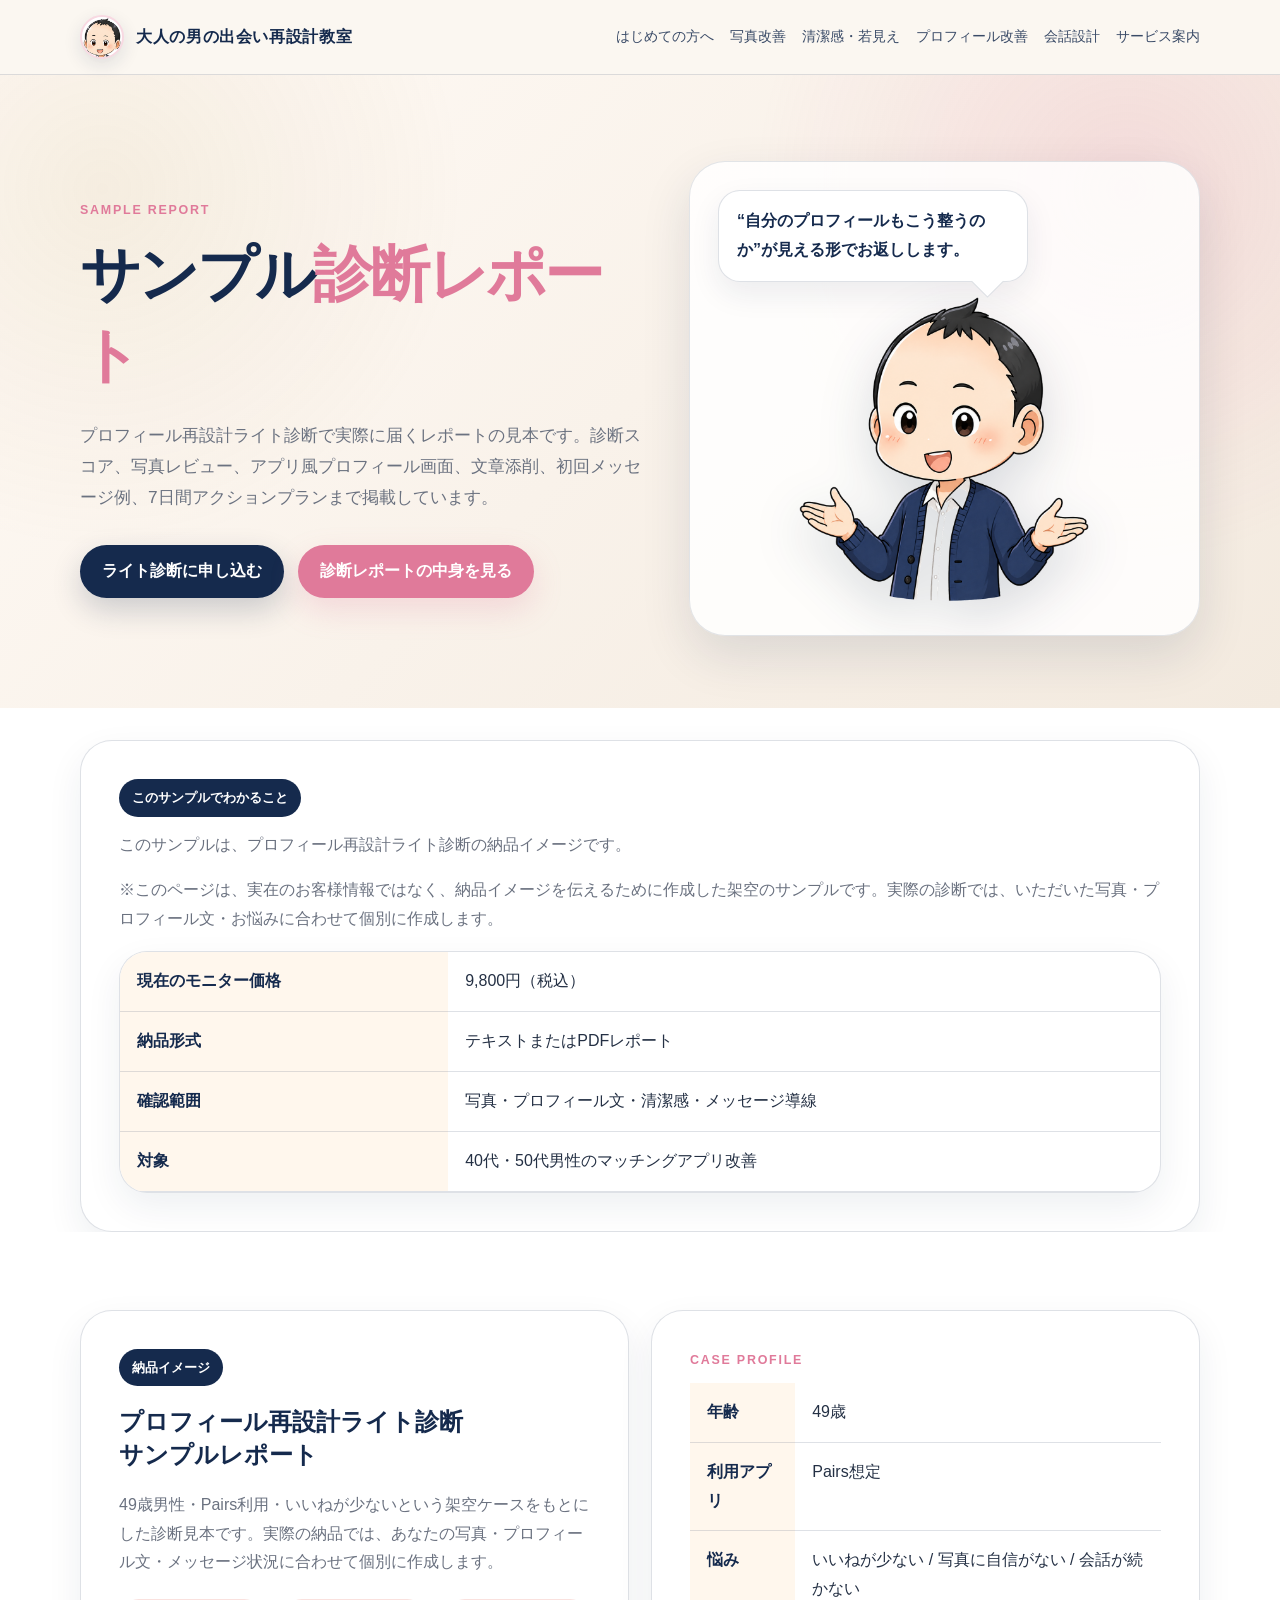
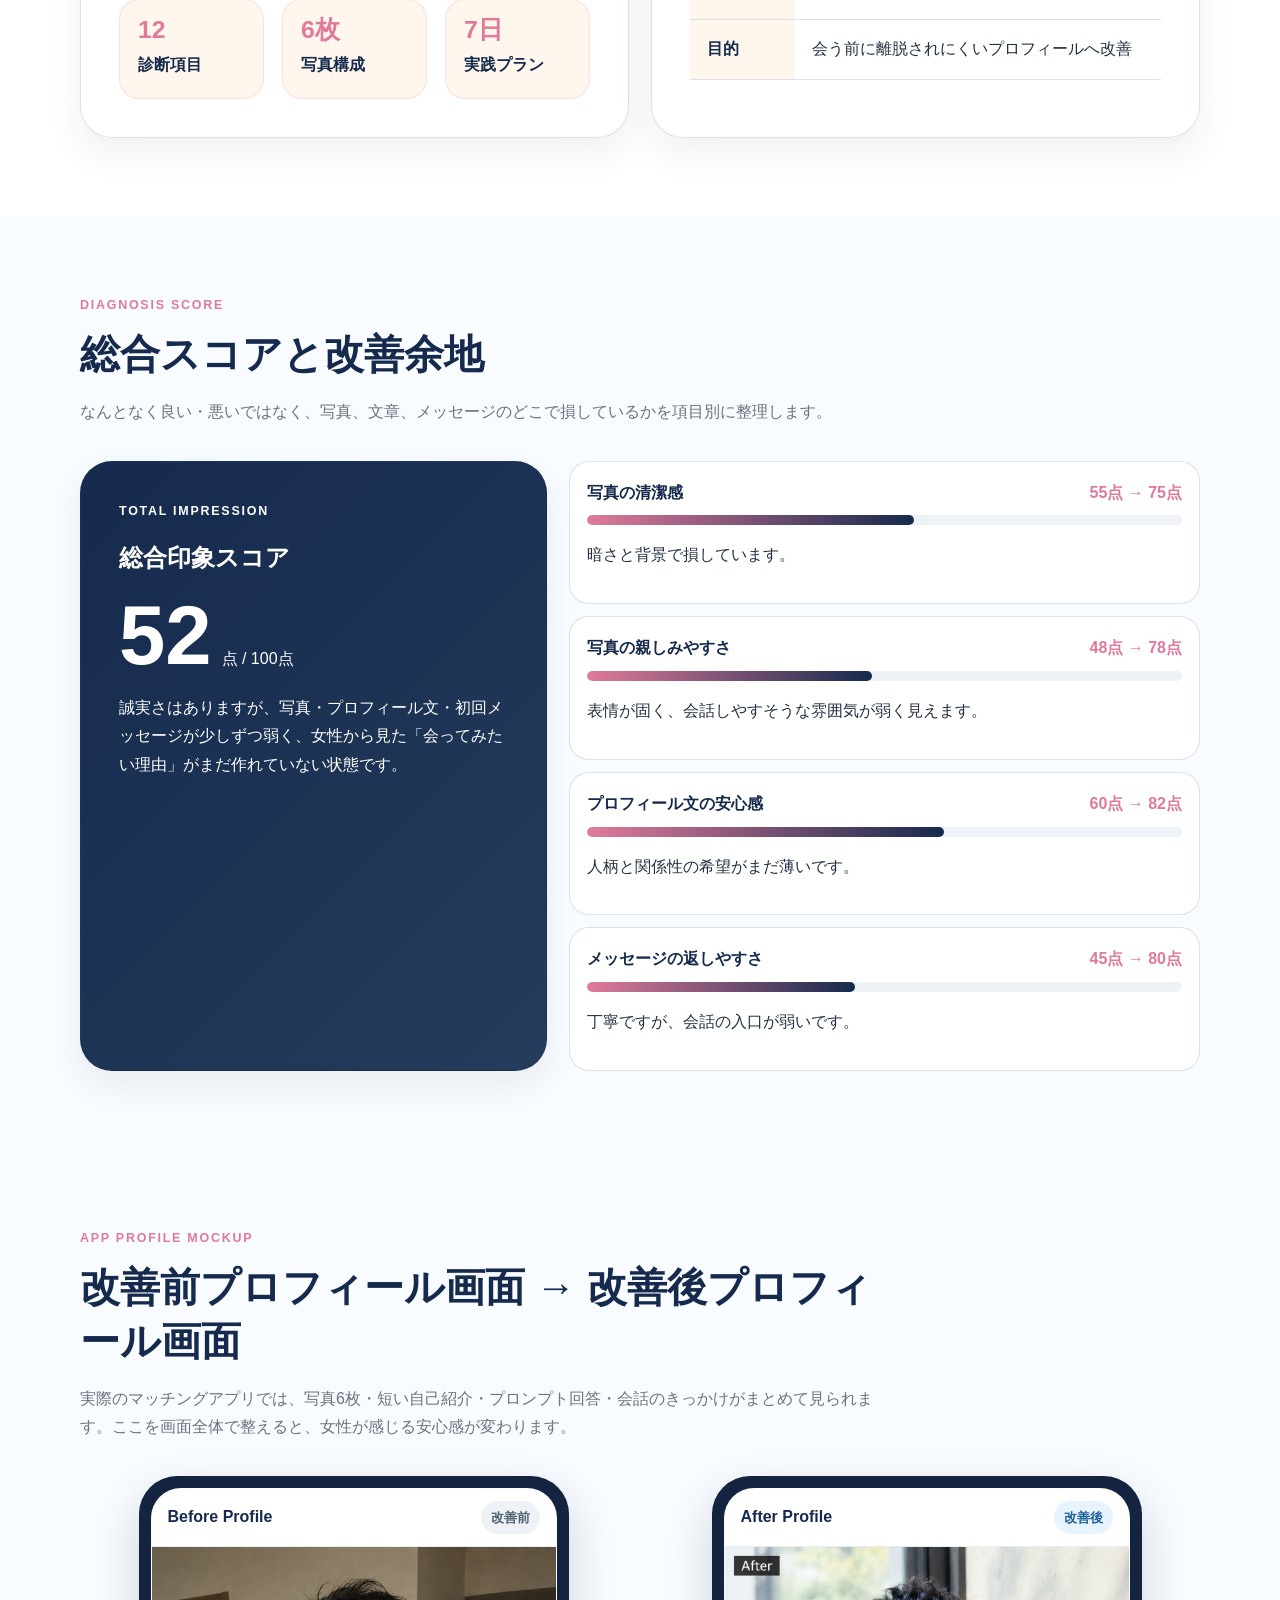
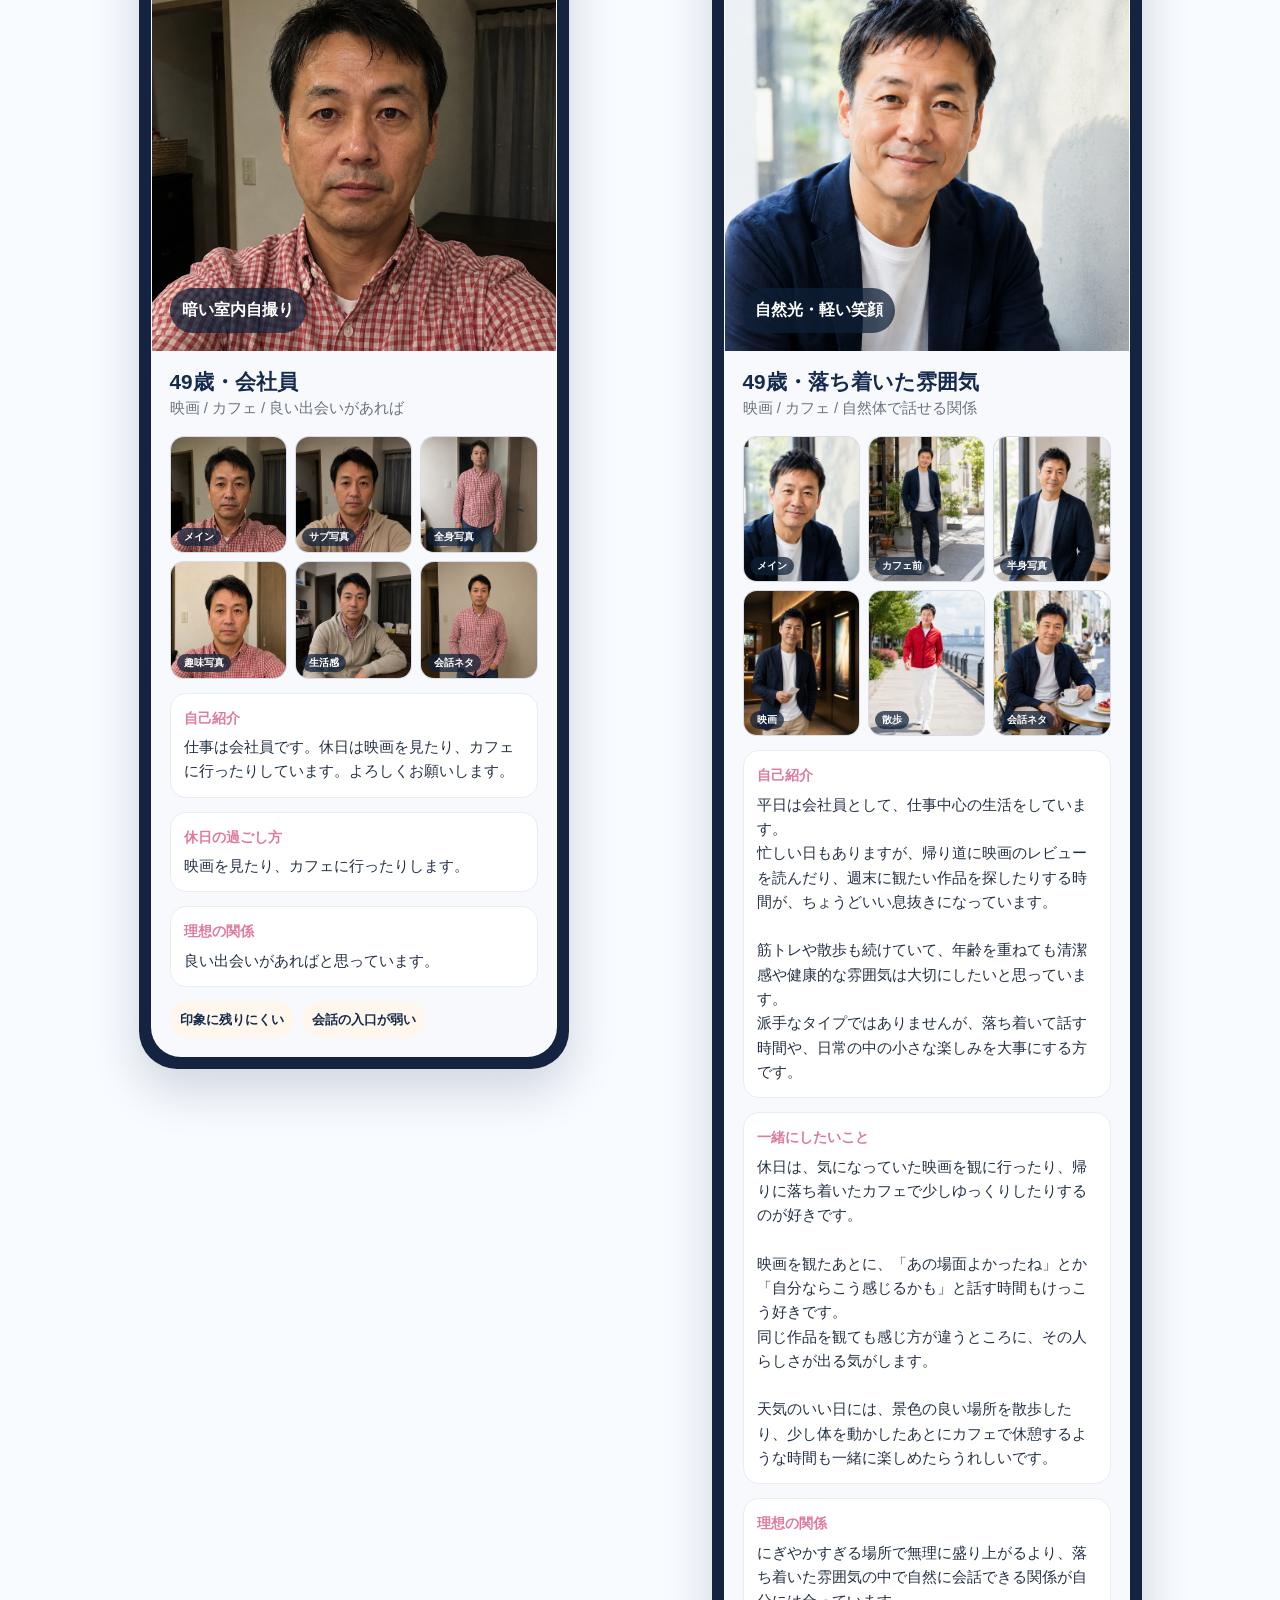
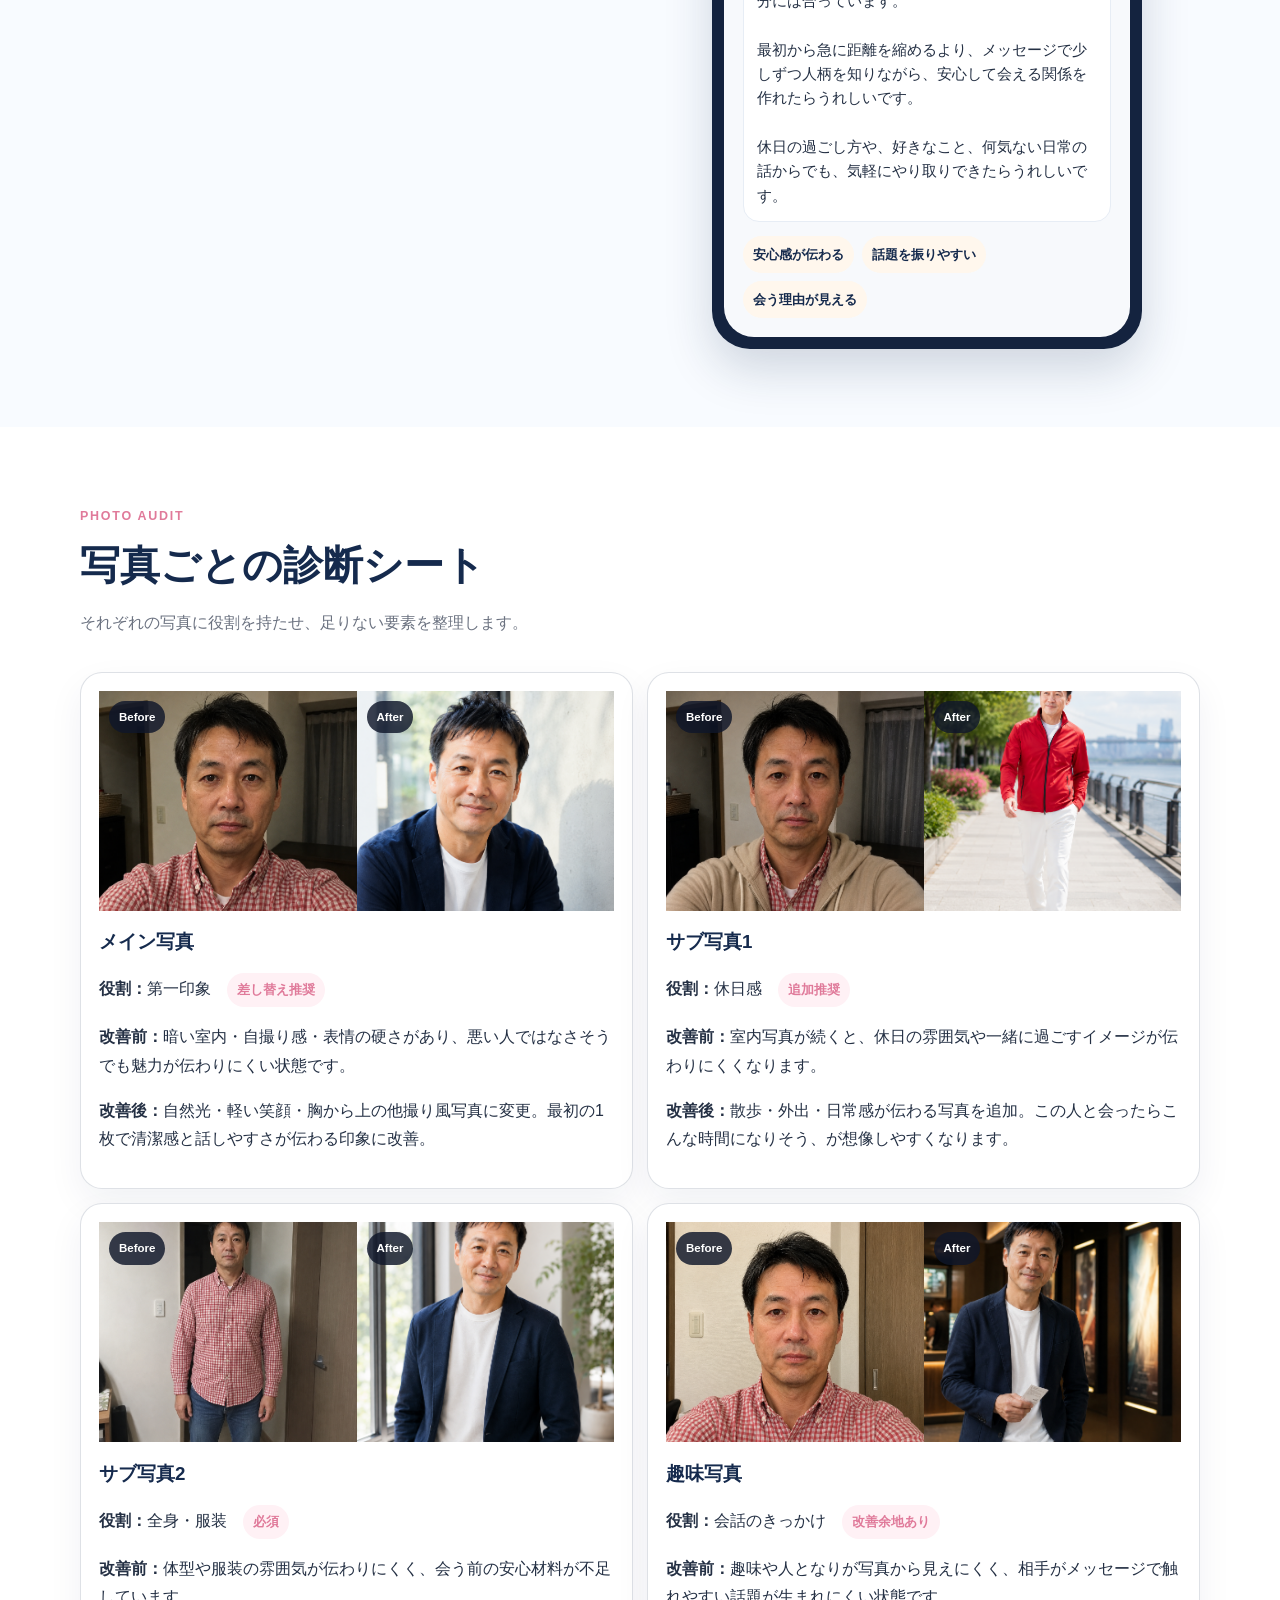
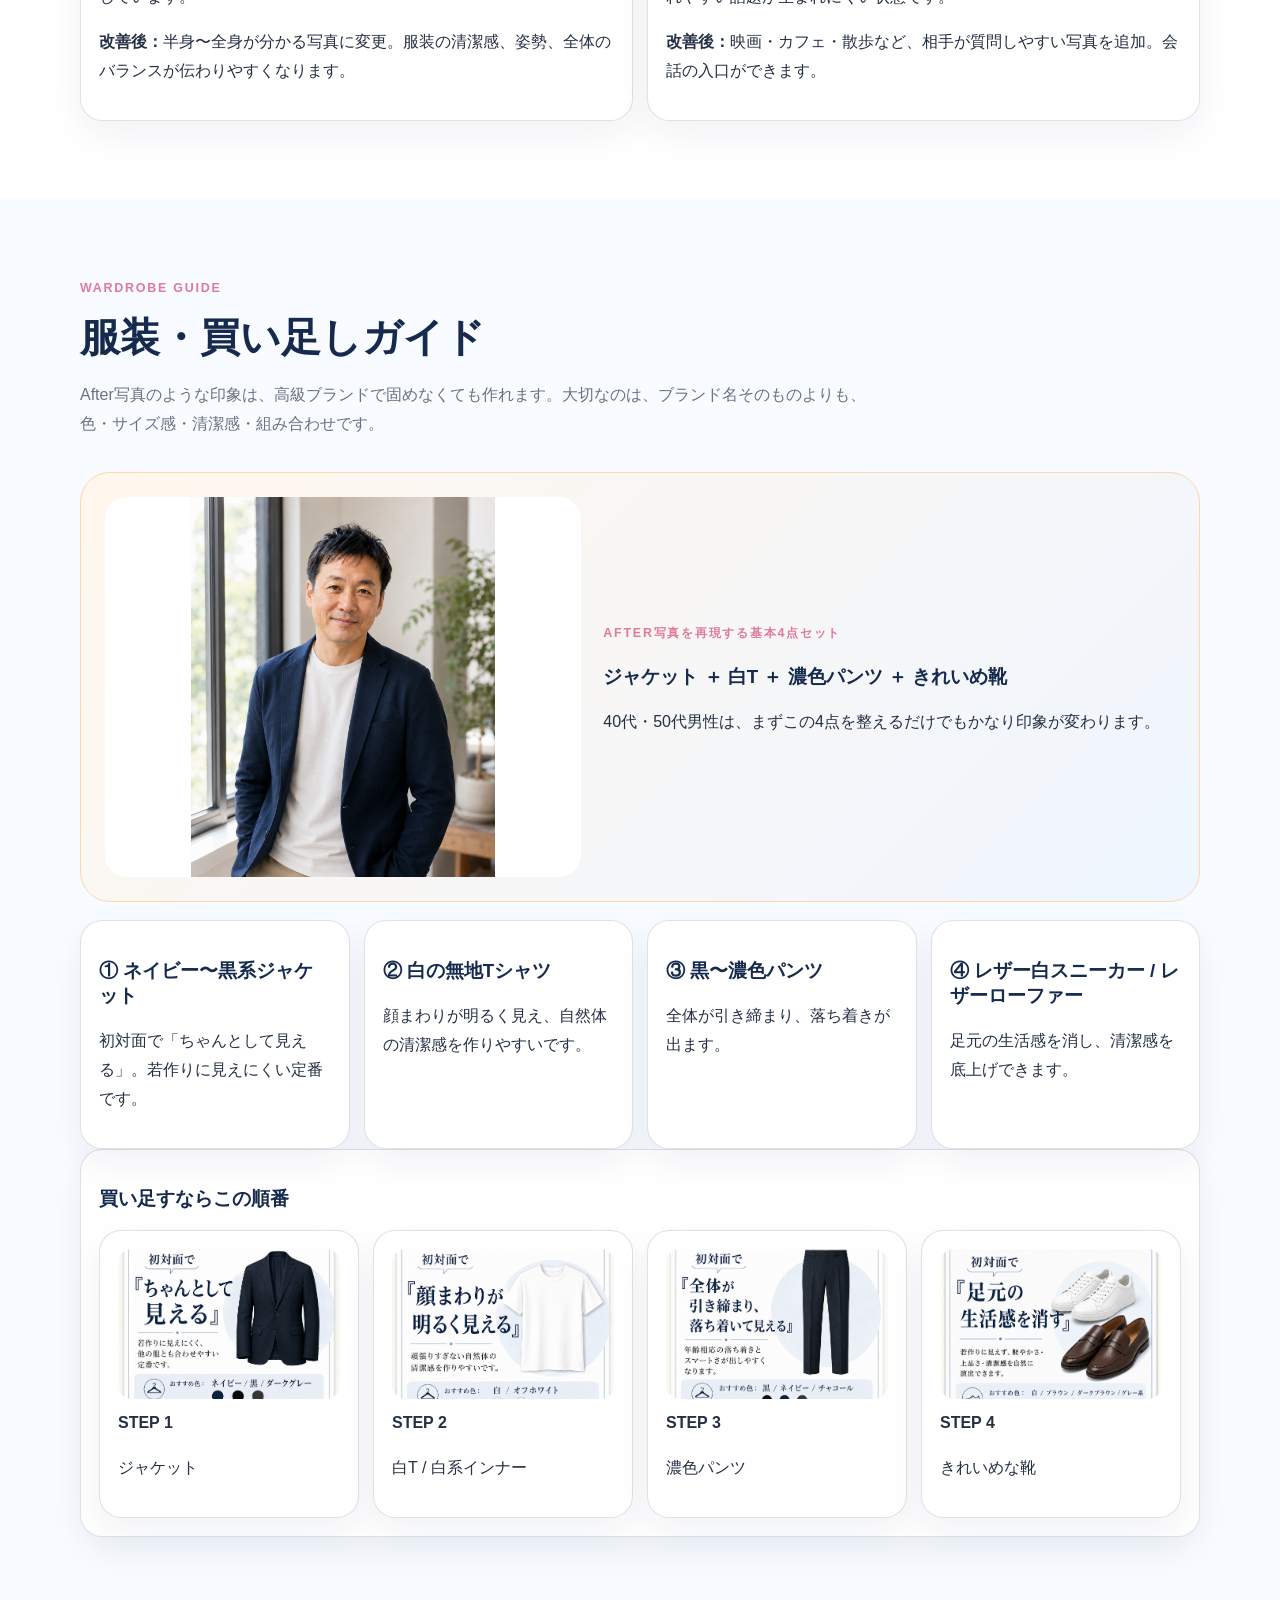
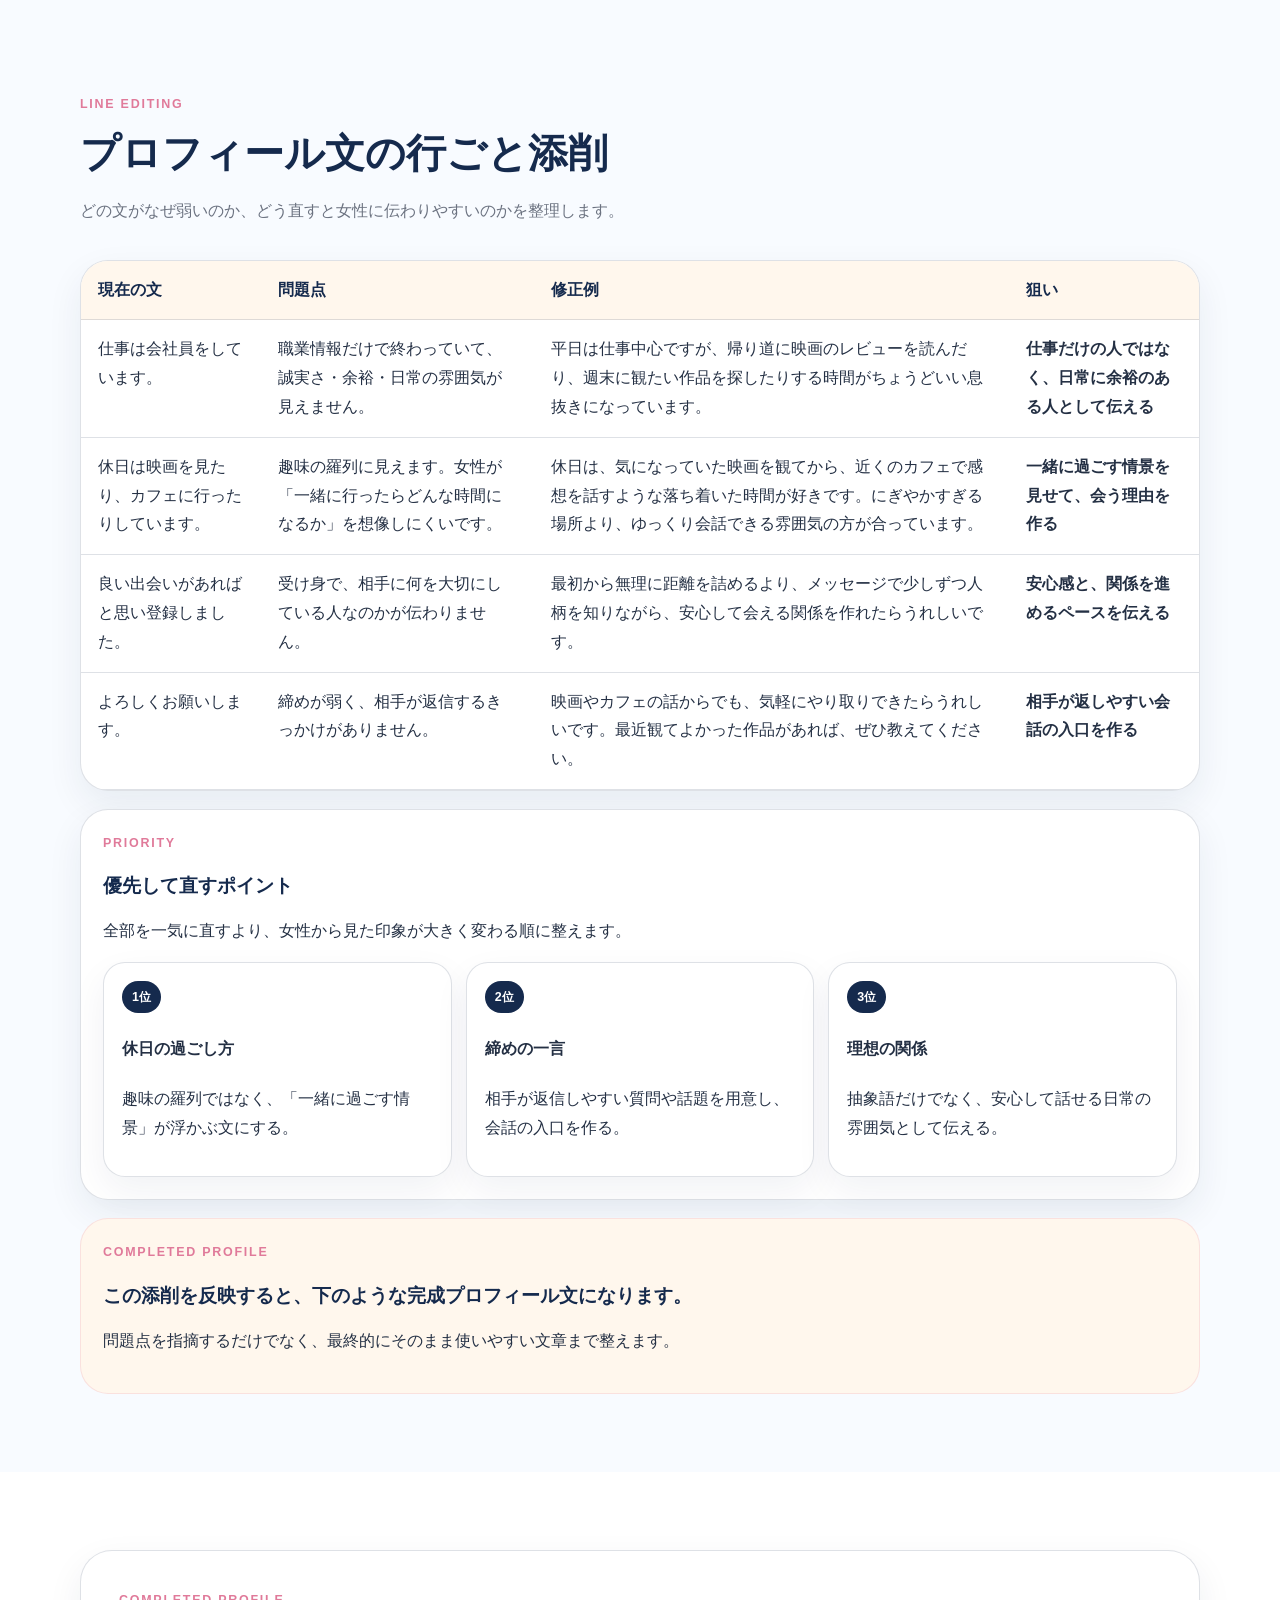
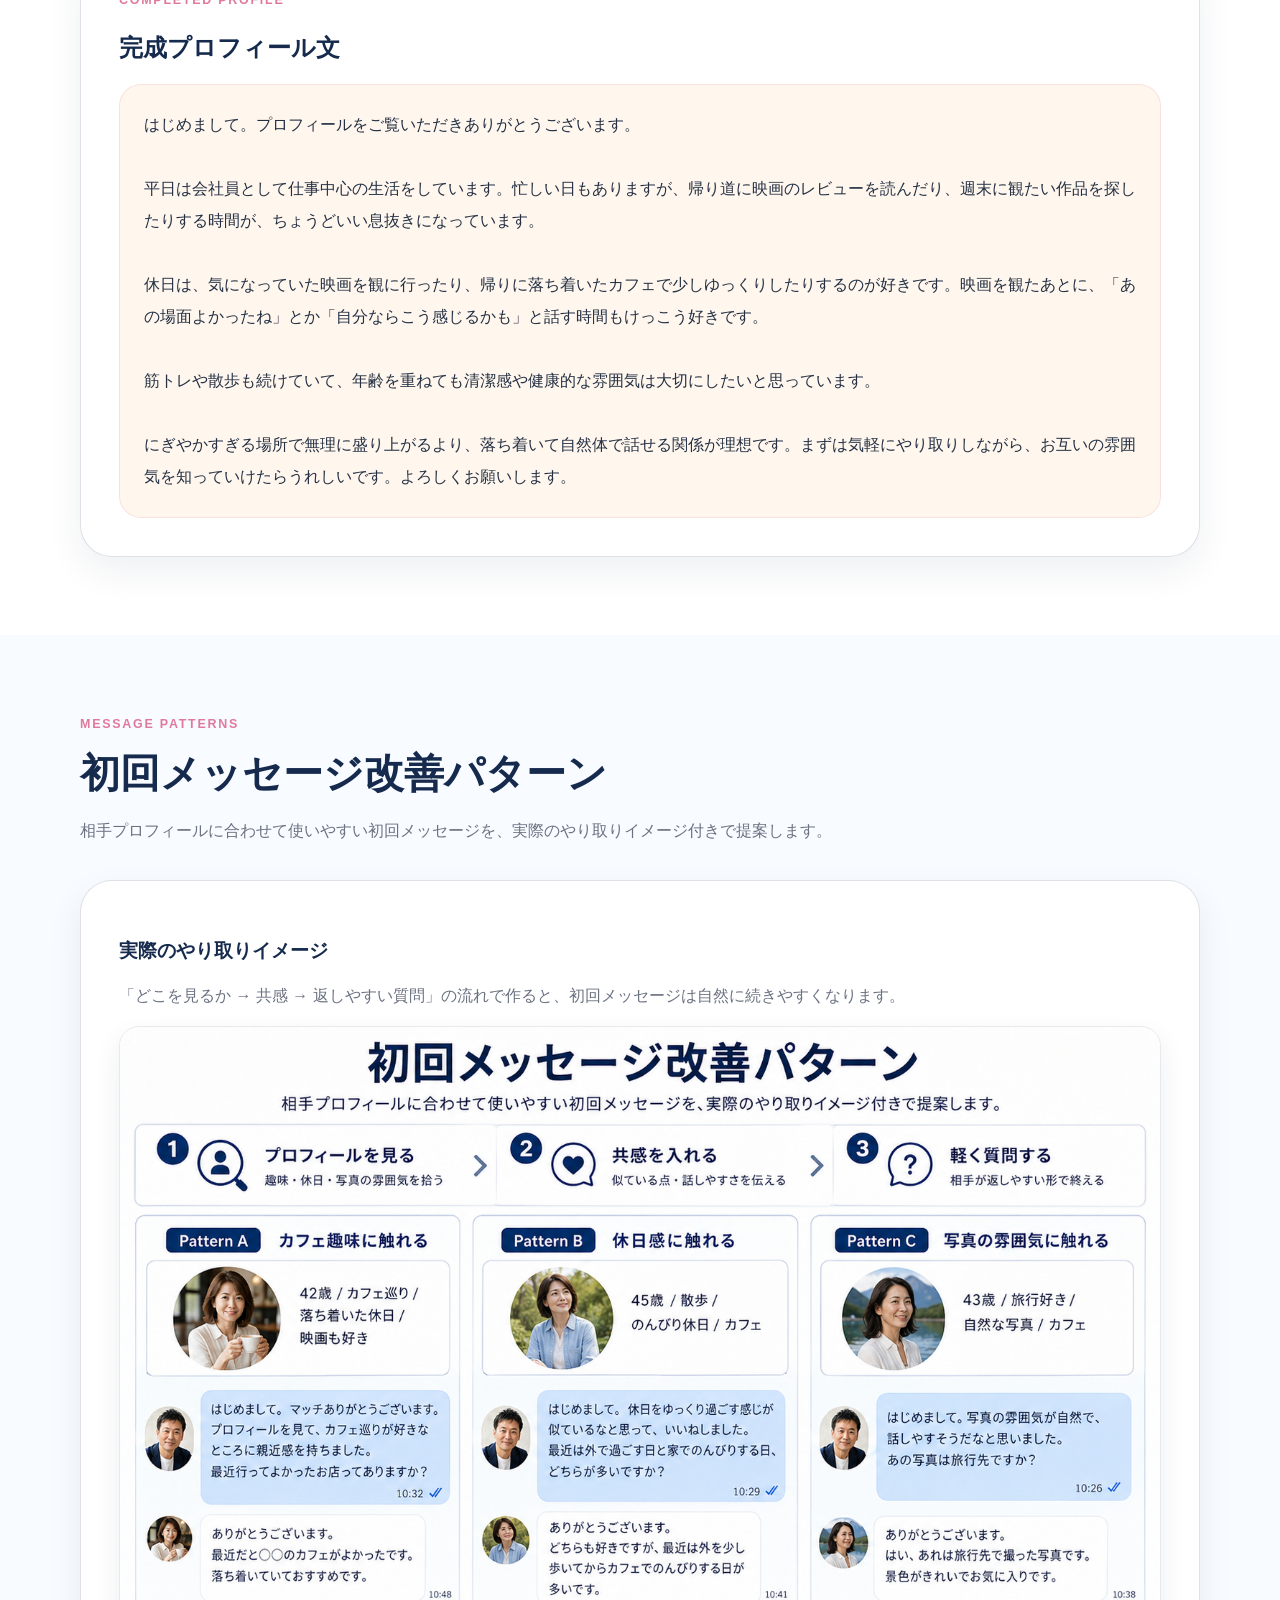
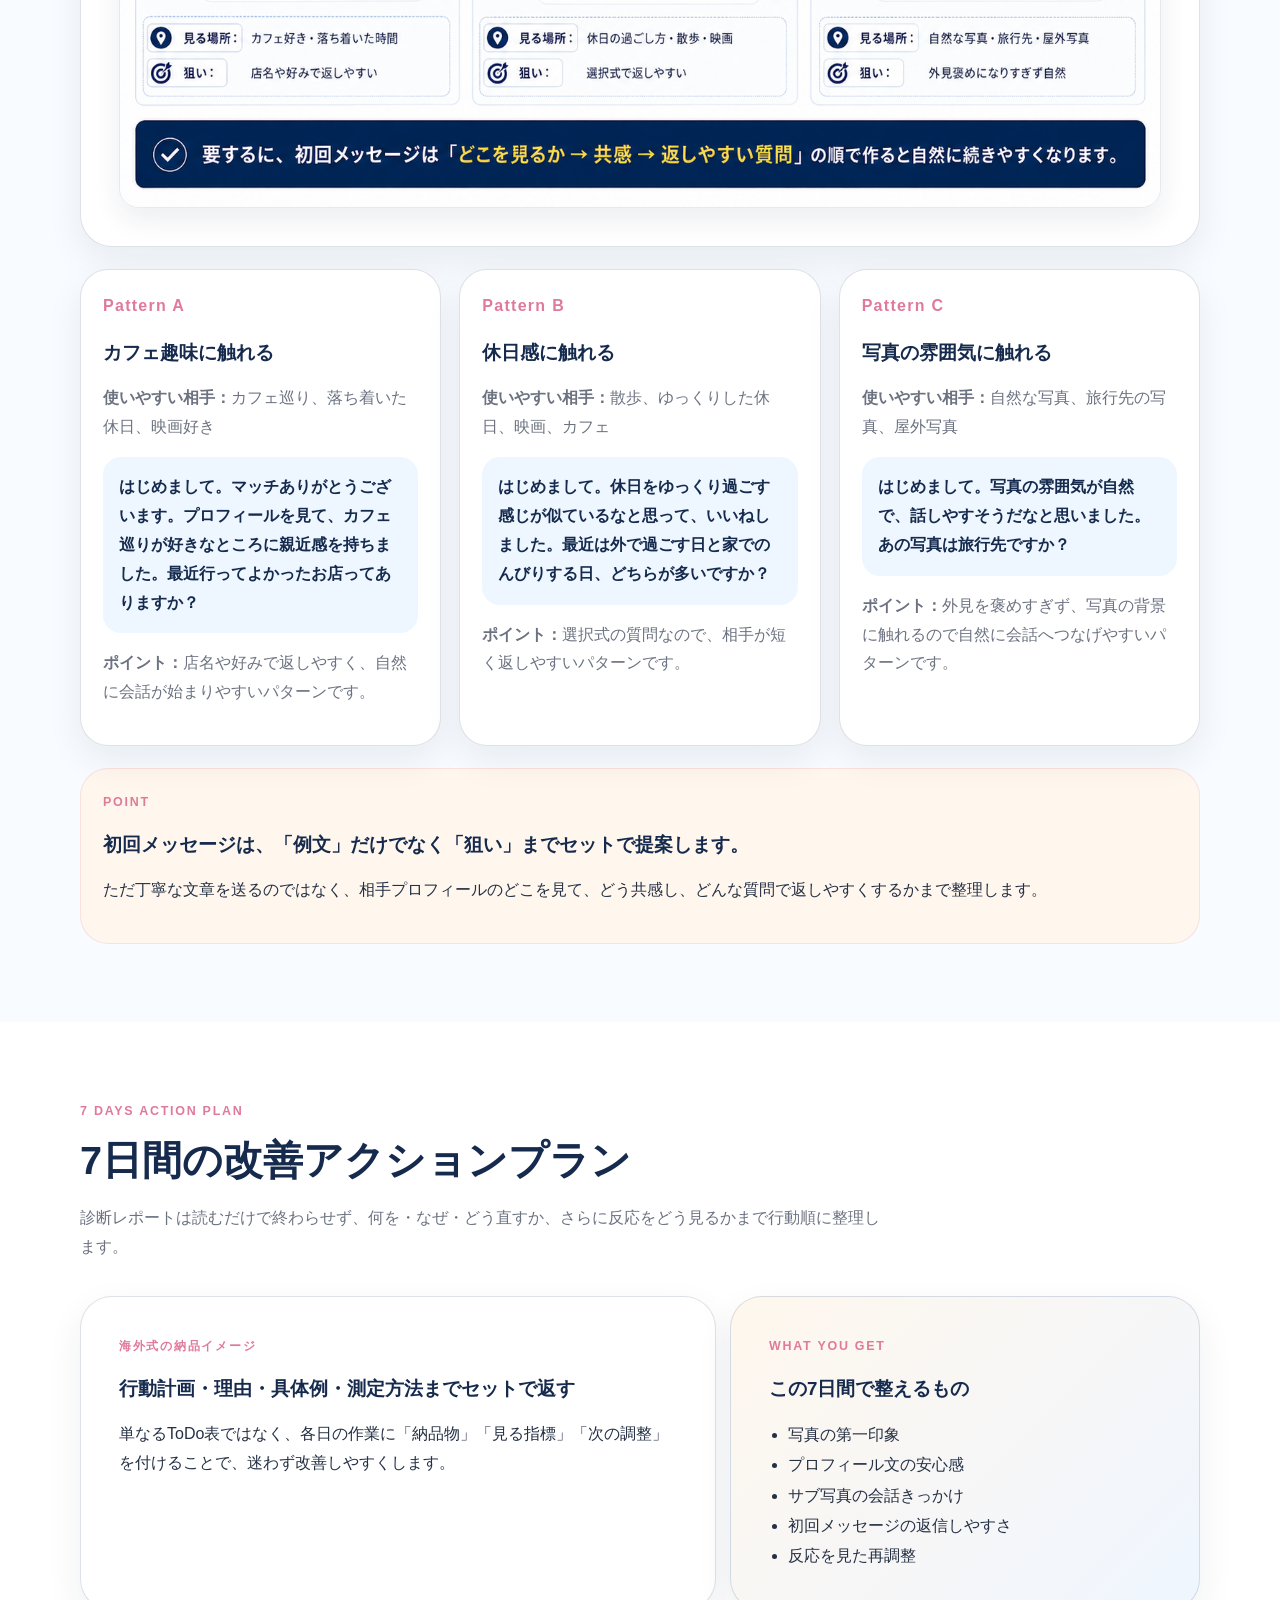
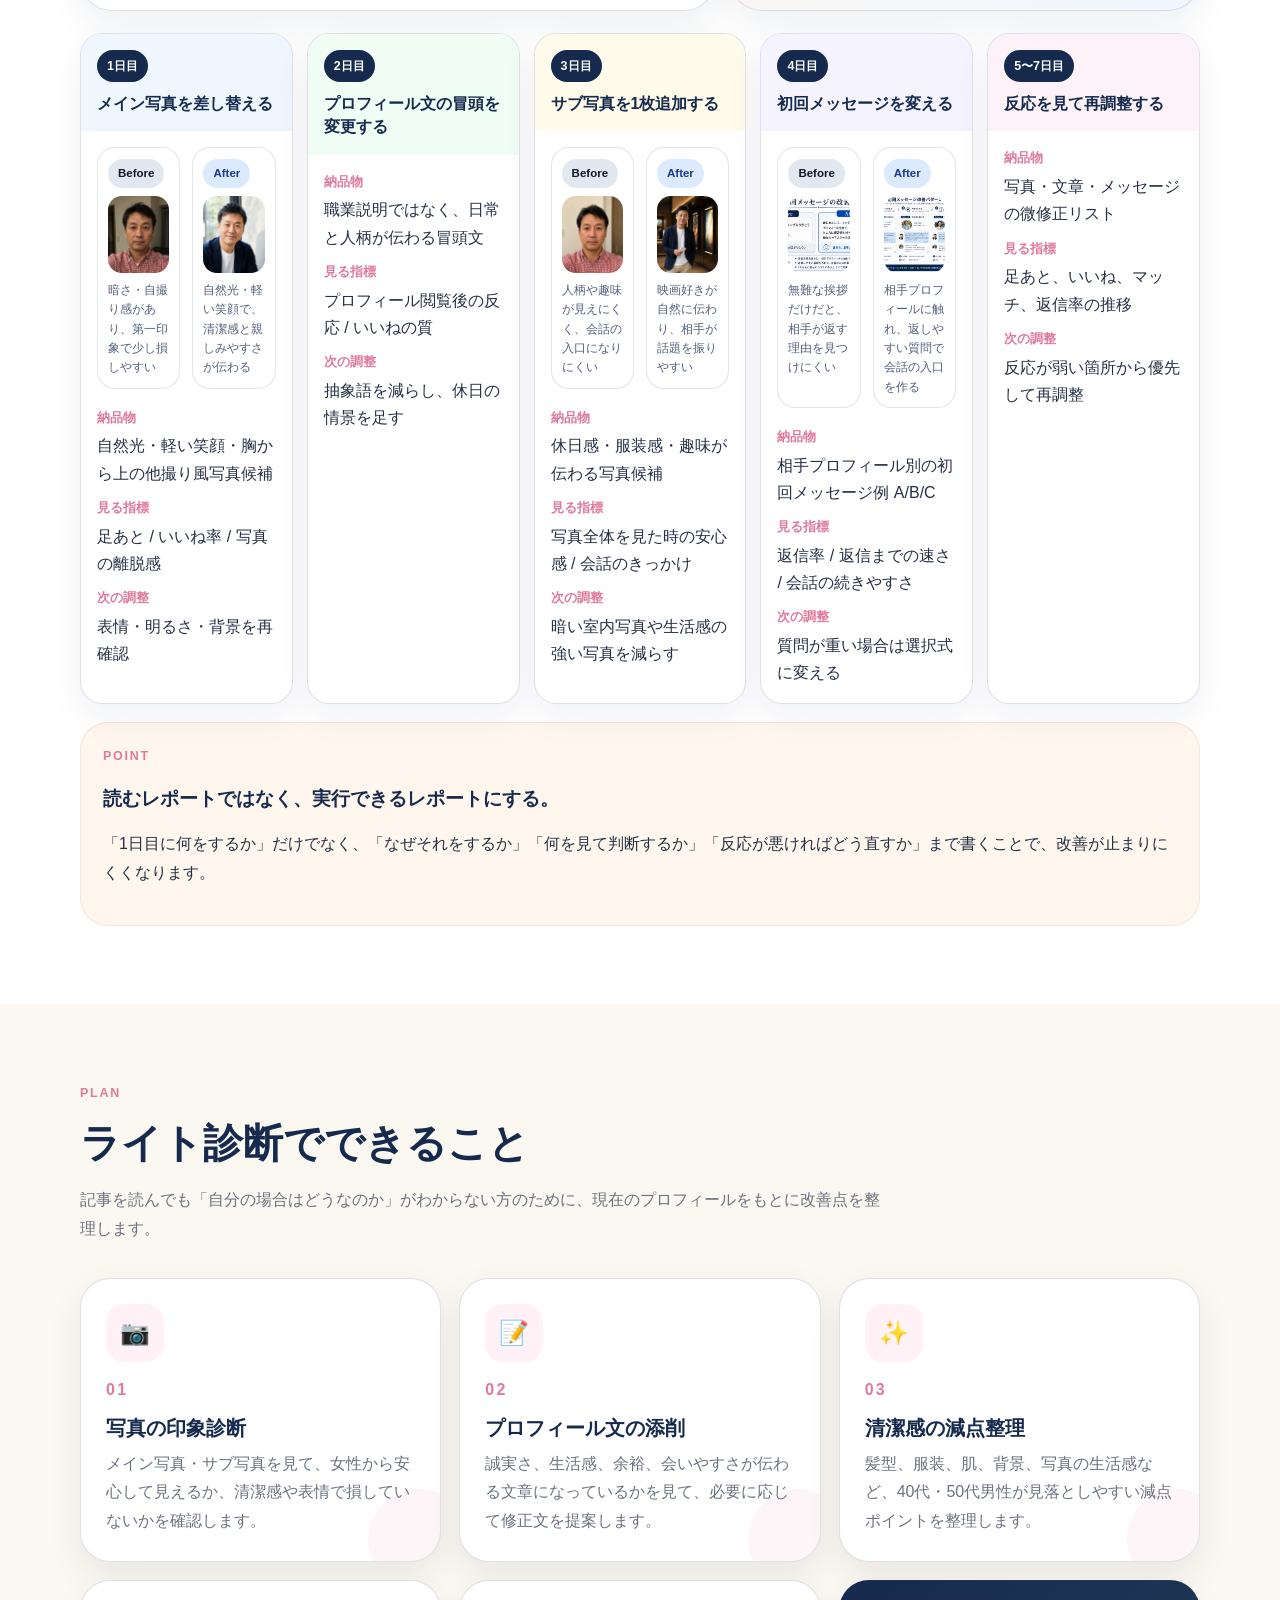
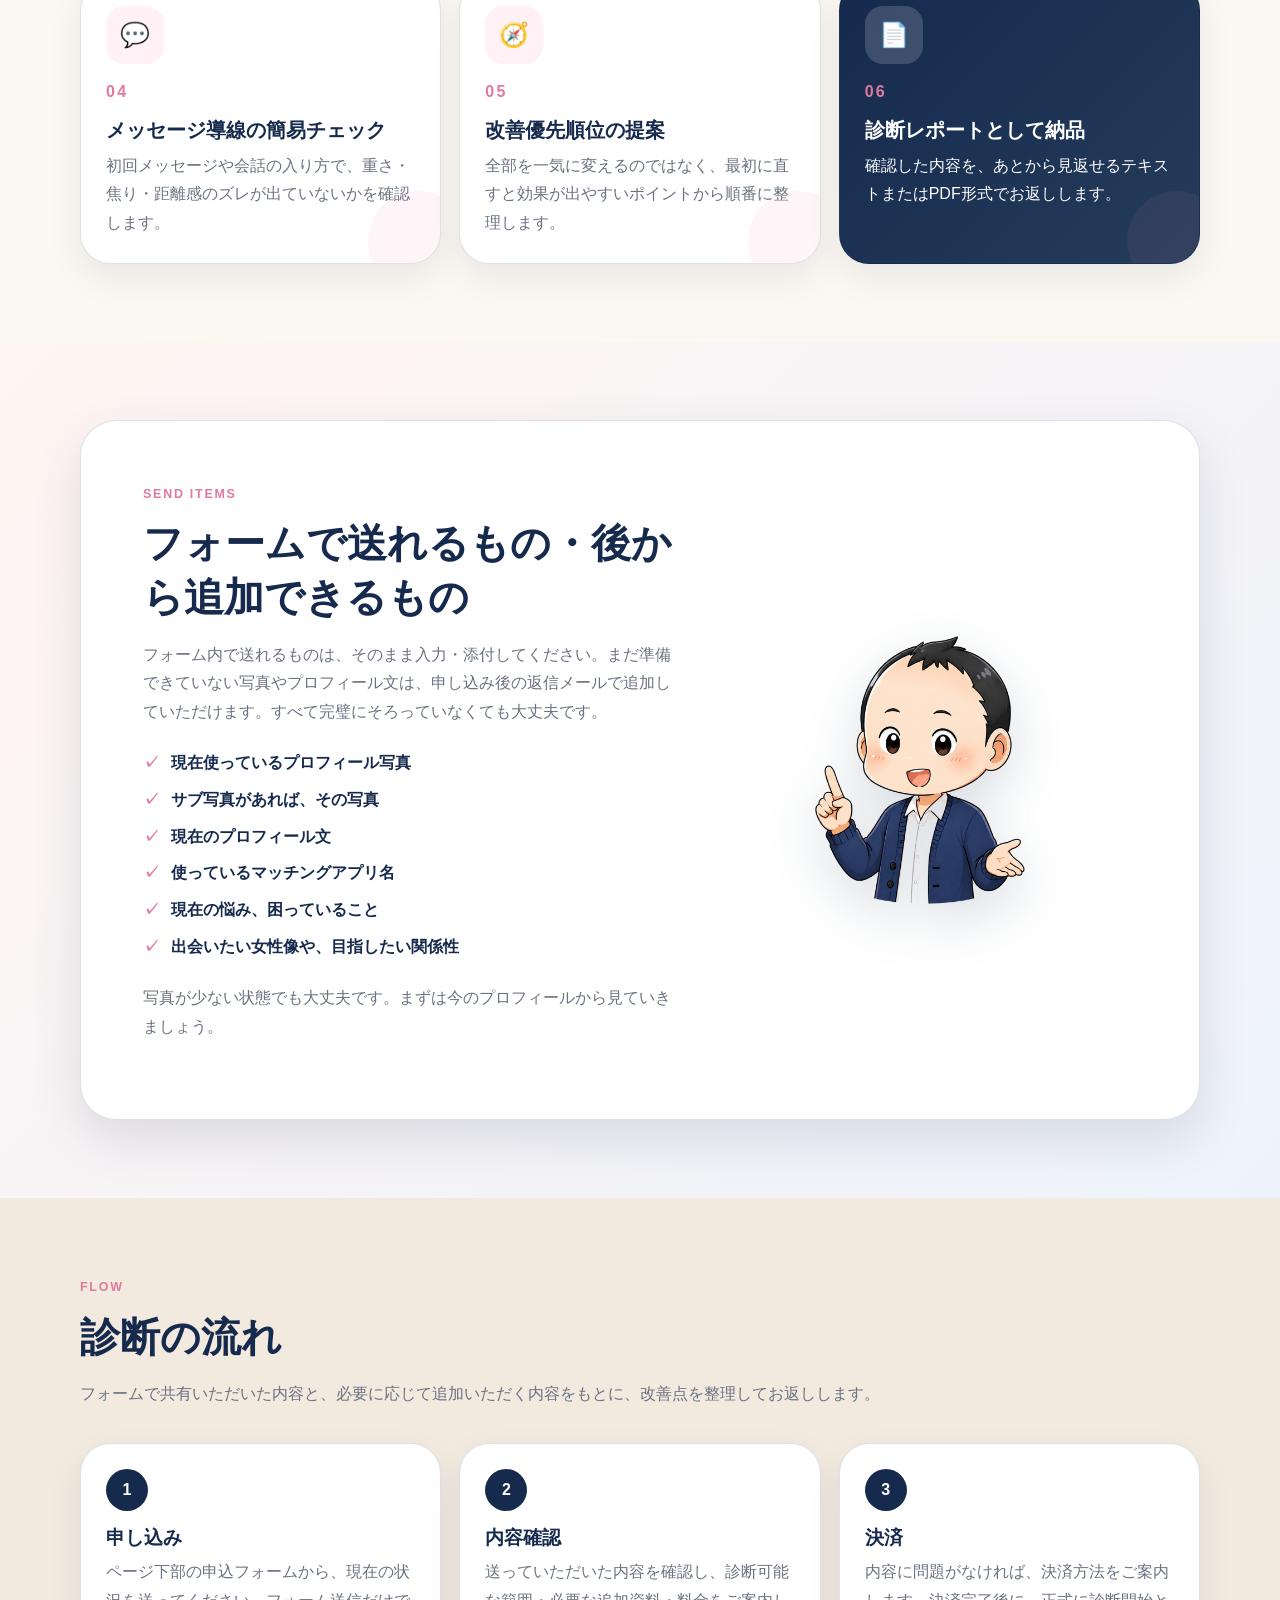
<file: sample-report.html>
<!DOCTYPE html>
<html lang="ja">
  <head>
    <meta charset="UTF-8" />
    <meta name="viewport" content="width=device-width, initial-scale=1.0" />
    <title>サンプル診断レポート｜大人の男の出会い再設計教室</title>
    <meta
      name="description"
      content="プロフィール再設計ライト診断で実際に届くレポートの見本です。診断スコア、アプリ風プロフィール画面、写真レビュー、プロフィール文添削、7日間アクションプランを掲載しています。"
    />
    <link rel="stylesheet" href="styles.css" />
    <style>
    .report-soft{background:#f8fbff}.report-white{background:#fff}.report-card{padding:clamp(22px,4vw,38px);border-radius:32px;background:#fff;border:1px solid var(--border);box-shadow:0 14px 36px rgba(21,42,77,.07)}.report-grid-2{display:grid;grid-template-columns:1fr 1fr;gap:22px}.report-grid-3{display:grid;grid-template-columns:repeat(3,1fr);gap:18px}.report-badge{display:inline-flex;padding:7px 13px;border-radius:999px;background:var(--navy);color:#fff;font-weight:900;font-size:.82rem}.report-note{color:var(--muted)}.metric{padding:18px;border-radius:20px;background:#fff7ed;border:1px solid rgba(224,122,154,.18)}.metric strong{display:block;color:var(--pink);font-size:1.55rem;line-height:1}.metric span{display:block;margin-top:8px;color:var(--navy);font-weight:900}.score-board{display:grid;grid-template-columns:.85fr 1.15fr;gap:22px}.score-total{color:#fff;background:linear-gradient(135deg,var(--navy),#253c5c)}.score-total h2,.score-total p,.score-total .eyebrow{color:#fff}.score-number{display:flex;align-items:baseline;gap:10px;margin:16px 0}.score-number strong{font-size:clamp(3rem,9vw,5.2rem);line-height:1}.score-list{display:grid;gap:12px}.score-item{padding:17px;border-radius:20px;background:#fff;border:1px solid var(--border)}.score-item-top{display:flex;justify-content:space-between;gap:12px;align-items:center;margin-bottom:8px}.score-item-top strong{color:var(--navy)}.score-item-top span{color:var(--pink);font-weight:900}.score-bar{height:10px;border-radius:999px;background:#eef2f6;overflow:hidden}.score-bar i{display:block;height:100%;border-radius:999px;background:linear-gradient(90deg,var(--pink),var(--navy))}.sample-visual-grid{display:grid;gap:26px}.sample-img-card img{display:block;width:100%;height:auto;border-radius:22px;border:1px solid rgba(21,42,77,.1);box-shadow:0 12px 28px rgba(21,42,77,.08)}.point-row{display:grid;grid-template-columns:repeat(3,1fr);gap:10px;margin-top:14px}.point-row span{padding:11px 13px;border-radius:16px;background:#fff7ed;border:1px solid rgba(224,122,154,.16);color:var(--navy);font-weight:900}.app-mockup-wrap{display:grid;grid-template-columns:1fr 1fr;gap:26px;align-items:start}.phone-shell{max-width:430px;margin:0 auto;border-radius:38px;padding:12px;background:#14233f;box-shadow:0 20px 48px rgba(21,42,77,.18)}.phone-screen{overflow:hidden;border-radius:30px;background:#f7f9fc;border:1px solid rgba(255,255,255,.18)}.app-top{display:flex;justify-content:space-between;align-items:center;padding:12px 16px;background:#fff;border-bottom:1px solid #e7edf5}.app-top strong{color:var(--navy)}.app-pill{padding:5px 10px;border-radius:999px;font-weight:900;font-size:.8rem}.app-pill.before{background:#eef2f6;color:#51606f}.app-pill.after{background:#e7f3ff;color:#1f5f99}.app-photo-main{position:relative;min-height:260px;overflow:hidden;background:#e8edf5}.app-photo-main img{width:100%;height:100%;min-height:260px;display:block;object-fit:cover;object-position:center center}.app-photo-main span{position:absolute;left:18px;bottom:18px;padding:8px 12px;border-radius:999px;background:rgba(15,32,56,.72);color:#fff;font-weight:900}.app-profile-body{padding:18px;display:grid;gap:14px}.app-name{margin:0;color:var(--navy);font-size:1.3rem;line-height:1.25}.app-sub{margin:0;color:var(--muted);font-size:.93rem}.app-photo-grid{display:grid;grid-template-columns:repeat(3,1fr);gap:8px}.app-thumb{position:relative;min-height:76px;border-radius:14px;overflow:hidden;padding:0;border:1px solid rgba(21,42,77,.08);background:#e8edf5}.app-thumb img{width:100%;height:100%;min-height:76px;display:block;object-fit:cover}.app-thumb-label{position:absolute;left:6px;bottom:6px;padding:4px 7px;border-radius:999px;background:rgba(15,32,56,.72);color:#fff;font-size:.62rem;font-weight:900;line-height:1}.app-thumb-text{position:absolute;inset:0;display:grid;place-items:center;text-align:center;padding:8px;font-size:.75rem;font-weight:900;color:var(--navy)}.prompt-card{padding:13px;border-radius:16px;background:#fff;border:1px solid #e7edf5}.prompt-card b{display:block;color:var(--pink);margin-bottom:4px;font-size:.85rem}.prompt-card p{margin:0;color:var(--charcoal);line-height:1.65;font-size:.92rem}.app-reaction{display:flex;gap:8px;flex-wrap:wrap}.app-reaction span{padding:7px 10px;border-radius:999px;background:#fff7ed;color:var(--navy);font-weight:900;font-size:.8rem}.diagnosis-table-card{overflow:hidden;border-radius:28px;background:#fff;border:1px solid var(--border);box-shadow:0 14px 36px rgba(21,42,77,.07)}table.report-table{width:100%;border-collapse:collapse}.report-table th,.report-table td{padding:15px 17px;border-bottom:1px solid var(--border);vertical-align:top;text-align:left}.report-table th{background:#fff7ed;color:var(--navy);font-weight:900}.tag{display:inline-flex;padding:5px 10px;border-radius:999px;font-weight:900;font-size:.82rem}.tag.must{background:var(--navy);color:#fff}.tag.warn{background:#fff1f5;color:var(--pink)}.tag.good{background:#eef7ff;color:#1f5f99}.message-card{padding:22px;border-radius:28px;background:#fff;border:1px solid var(--border);box-shadow:0 14px 36px rgba(21,42,77,.07)}.message-card span{color:var(--pink);font-weight:900;letter-spacing:.08em}.message-bubble{margin-top:10px;padding:16px;border-radius:18px;background:#eef7ff;color:var(--navy);font-weight:800;line-height:1.8}.completed-text{padding:24px;border-radius:22px;background:#fff7ed;border:1px solid rgba(224,122,154,.18);line-height:2}.close-box{display:grid;grid-template-columns:1fr 230px;gap:26px;align-items:center;background:linear-gradient(135deg,#fff5f2,#eef3fb)}.close-box img{max-width:210px;margin:0 auto;filter:drop-shadow(0 18px 26px rgba(21,42,77,.16))}@media(max-width:900px){.report-grid-2,.report-grid-3,.score-board,.app-mockup-wrap,.close-box{grid-template-columns:1fr}}@media(max-width:768px){.point-row{grid-template-columns:1fr}.diagnosis-table-card{overflow-x:auto}.report-table{min-width:760px}.phone-shell{max-width:100%}.app-photo-main,.app-photo-main img{min-height:220px}}

    .application-section {
      width: min(1120px, calc(100% - 40px));
      margin: 64px auto 78px;
      padding: 40px 28px;
      border-radius: 24px;
      background: linear-gradient(180deg, #ffffff 0%, #f5f8fc 100%);
      border: 1px solid #dbe7f3;
      box-shadow: 0 18px 50px rgba(15, 40, 80, 0.08);
    }

    .application-section h2 {
      margin-bottom: 16px;
    }

    .application-section p {
      max-width: 760px;
      line-height: 1.9;
    }

    .application-assurance {
      max-width: 780px;
      margin: 1.5rem 0 2rem;
      padding: 1.25rem 1.5rem;
      border: 1px solid #d8e9fb;
      border-radius: 20px;
      background: #f4f9ff;
      box-shadow: 0 12px 28px rgba(21, 42, 77, 0.06);
    }

    .application-assurance p {
      margin: 0;
      max-width: none;
      color: var(--navy);
      font-weight: 800;
      line-height: 1.85;
    }

    .application-section iframe {
      display: block;
      width: 100%;
      max-width: 100%;
      margin-top: 28px;
      border-radius: 18px;
      background: #ffffff;
    }

    @media (max-width: 768px) {
      .application-section {
        width: min(100% - 28px, 1120px);
        padding: 28px 18px;
        margin-top: 44px;
        margin-bottom: 56px;
      }

      .application-section iframe {
        margin-top: 20px;
      }
    }
    </style>
  </head>
  <body>
    <header class="site-header">
      <div class="container header-inner">
        <a
          class="site-logo"
          href="index.html"
          aria-label="大人の男の出会い再設計教室 ホーム"
          ><img
            class="logo-character"
            src="assets/characters/05_icon_bust.png"
            alt="案内役キャラクターのアイコン"
          /><span class="logo-text">大人の男の出会い再設計教室</span></a
        ><button
          class="nav-toggle"
          aria-label="メニューを開く"
          aria-expanded="false"
        >
          ☰
        </button>
        <nav class="site-nav" aria-label="グローバルナビゲーション">
          <a href="index.html#intro">はじめての方へ</a
          ><a href="index.html#photo">写真改善</a
          ><a href="index.html#clean">清潔感・若見え</a
          ><a href="index.html#profile">プロフィール改善</a
          ><a href="index.html#conversation">会話設計</a
          ><a href="service.html">サービス案内</a>
        </nav>
      </div>
    </header>
    <main>
      <section class="service-hero">
        <div class="container service-hero-grid">
          <div class="service-hero-copy">
            <p class="eyebrow">Sample Report</p>
            <h1>サンプル<span>診断レポート</span></h1>
            <p class="hero-lead">
              プロフィール再設計ライト診断で実際に届くレポートの見本です。診断スコア、写真レビュー、アプリ風プロフィール画面、文章添削、初回メッセージ例、7日間アクションプランまで掲載しています。
            </p>
            <div class="hero-actions">
              <a class="btn btn-primary" href="#apply"
                >ライト診断に申し込む</a
              ><a class="btn btn-secondary" href="#app-mockup"
                >診断レポートの中身を見る</a
              >
            </div>
          </div>
          <div class="service-hero-card">
            <div class="speech-bubble">
              “自分のプロフィールもこう整うのか”が見える形でお返しします。
            </div>
            <img
              class="character-img service-main-character"
              src="assets/characters/04_gentle_cta.png"
              alt="安心感を与える案内役キャラクター"
            />
          </div>
        </div>
      </section>
      <section
        id="sample-overview"
        class="section report-white"
        style="padding-top:32px;padding-bottom:0;"
      >
        <div class="container report-card">
          <span class="report-badge">このサンプルでわかること</span>
          <p class="report-note" style="margin-top:14px;">
            このサンプルは、プロフィール再設計ライト診断の納品イメージです。
          </p>
          <p class="report-note" style="margin-top:10px;">
            ※このページは、実在のお客様情報ではなく、納品イメージを伝えるために作成した架空のサンプルです。実際の診断では、いただいた写真・プロフィール文・お悩みに合わせて個別に作成します。
          </p>
          <div class="diagnosis-table-card" style="margin-top:18px;">
            <table class="report-table">
              <tbody>
                <tr>
                  <th>現在のモニター価格</th>
                  <td>9,800円（税込）</td>
                </tr>
                <tr>
                  <th>納品形式</th>
                  <td>テキストまたはPDFレポート</td>
                </tr>
                <tr>
                  <th>確認範囲</th>
                  <td>写真・プロフィール文・清潔感・メッセージ導線</td>
                </tr>
                <tr>
                  <th>対象</th>
                  <td>40代・50代男性のマッチングアプリ改善</td>
                </tr>
              </tbody>
            </table>
          </div>
        </div>
      </section>
      <section class="section report-white">
        <div class="container report-grid-2">
          <div class="report-card">
            <span class="report-badge">納品イメージ</span>
            <h2>プロフィール再設計ライト診断<br>サンプルレポート</h2>
            <p class="report-note">
              49歳男性・Pairs利用・いいねが少ないという架空ケースをもとにした診断見本です。実際の納品では、あなたの写真・プロフィール文・メッセージ状況に合わせて個別に作成します。
            </p>
            <div class="report-grid-3" style="margin-top:22px;">
              <div class="metric"><strong>12</strong><span>診断項目</span></div>
              <div class="metric">
                <strong>6枚</strong><span>写真構成</span>
              </div>
              <div class="metric">
                <strong>7日</strong><span>実践プラン</span>
              </div>
            </div>
          </div>
          <div class="report-card">
            <p class="eyebrow">Case Profile</p>
            <table class="report-table">
              <tbody>
                <tr>
                  <th>年齢</th>
                  <td>49歳</td>
                </tr>
                <tr>
                  <th>利用アプリ</th>
                  <td>Pairs想定</td>
                </tr>
                <tr>
                  <th>悩み</th>
                  <td>いいねが少ない / 写真に自信がない / 会話が続かない</td>
                </tr>
                <tr>
                  <th>目的</th>
                  <td>会う前に離脱されにくいプロフィールへ改善</td>
                </tr>
              </tbody>
            </table>
          </div>
        </div>
      </section>
      <section id="score" class="section report-soft">
        <div class="container">
          <div class="section-heading">
            <p class="eyebrow">Diagnosis Score</p>
            <h2>総合スコアと改善余地</h2>
            <p>
              なんとなく良い・悪いではなく、写真、文章、メッセージのどこで損しているかを項目別に整理します。
            </p>
          </div>
          <div class="score-board">
            <div class="report-card score-total">
              <p class="eyebrow">Total Impression</p>
              <h2>総合印象スコア</h2>
              <div class="score-number">
                <strong>52</strong><span>点 / 100点</span>
              </div>
              <p>
                誠実さはありますが、写真・プロフィール文・初回メッセージが少しずつ弱く、女性から見た「会ってみたい理由」がまだ作れていない状態です。
              </p>
            </div>
            <div class="score-list">
              <div class="score-item">
                <div class="score-item-top">
                  <strong>写真の清潔感</strong><span>55点 → 75点</span>
                </div>
                <div class="score-bar"><i style="width:55%"></i></div>
                <p>暗さと背景で損しています。</p>
              </div>
              <div class="score-item">
                <div class="score-item-top">
                  <strong>写真の親しみやすさ</strong><span>48点 → 78点</span>
                </div>
                <div class="score-bar"><i style="width:48%"></i></div>
                <p>表情が固く、会話しやすそうな雰囲気が弱く見えます。</p>
              </div>
              <div class="score-item">
                <div class="score-item-top">
                  <strong>プロフィール文の安心感</strong
                  ><span>60点 → 82点</span>
                </div>
                <div class="score-bar"><i style="width:60%"></i></div>
                <p>人柄と関係性の希望がまだ薄いです。</p>
              </div>
              <div class="score-item">
                <div class="score-item-top">
                  <strong>メッセージの返しやすさ</strong
                  ><span>45点 → 80点</span>
                </div>
                <div class="score-bar"><i style="width:45%"></i></div>
                <p>丁寧ですが、会話の入口が弱いです。</p>
              </div>
            </div>
          </div>
        </div>
      </section>
      <section class="section report-white">
        <div class="container">
          <div class="section-heading">
            <p class="eyebrow">Before / After</p>
            <h2>一目でわかる改善前・改善後</h2>
            <p>
              写真・プロフィール文・初回メッセージの3つを、見える形で比較します。
            </p>
          </div>
          <div class="sample-visual-grid">
            <article class="report-card sample-img-card">
              <h3>プロフィール写真の改善例</h3>
              <p class="report-note">
                暗い室内自撮りから、自然光・軽い笑顔・清潔感のあるプロフィール写真へ。
              </p>
              <img
                src="assets/samples/profile-photo-before-after-sample.jpg"
                alt="プロフィール写真のビフォーアフター改善例"
                loading="lazy"
              />
              <div class="point-row">
                <span>自然光で明るく</span><span>背景の生活感を減らす</span
                ><span>軽い笑顔へ</span>
              </div>
              <p class="report-note" style="margin-top:14px;">
                ※このページは、実在のお客様情報ではなく、納品イメージを伝えるために作成した架空のサンプルです。実際の診断では、いただいた写真・プロフィール文・お悩みに合わせて個別に作成します。
              </p>
            </article>
            <article class="report-card sample-img-card">
              <h3>プロフィール文の改善例</h3>
              <img
                src="assets/samples/profile-text-before-after-sample.jpg"
                alt="プロフィール文のビフォーアフター改善例"
                loading="lazy"
              />
            </article>
            <article class="report-card sample-img-card">
              <h3>初回メッセージの改善例</h3>
              <img
                src="assets/samples/first-message-before-after-sample.jpg"
                alt="初回メッセージのビフォーアフター改善例"
                loading="lazy"
              />
            </article>
          </div>
        </div>
      </section>
      <section class="section report-soft" id="app-mockup">
        <div class="container">
          <div class="section-heading">
            <p class="eyebrow">App Profile Mockup</p>
            <h2>改善前プロフィール画面 → 改善後プロフィール画面</h2>
            <p>
              実際のマッチングアプリでは、写真6枚・短い自己紹介・プロンプト回答・会話のきっかけがまとめて見られます。ここを画面全体で整えると、女性が感じる安心感が変わります。
            </p>
          </div>
          <div class="app-mockup-wrap">
            <article class="phone-shell">
              <div class="phone-screen">
                <div class="app-top">
                  <strong>Before Profile</strong
                  ><span class="app-pill before">改善前</span>
                </div>
                <div class="app-photo-main before">
                  <img
                    src="assets/samples/profile-photo-before-sample.jpg"
                    alt="改善前のプロフィール写真サンプル"
                  /><span>暗い室内自撮り</span>
                </div>
                <div class="app-profile-body">
                  <div>
                    <h3 class="app-name">49歳・会社員</h3>
                    <p class="app-sub">映画 / カフェ / 良い出会いがあれば</p>
                  </div>
                  <div class="app-photo-grid">
                    <div class="app-thumb">
                      <span class="app-thumb-text">メイン<br>暗い室内</span>
                    </div>
                    <div class="app-thumb">
                      <span class="app-thumb-text">サブ写真<br>不足</span>
                    </div>
                    <div class="app-thumb">
                      <span class="app-thumb-text">全身写真<br>なし</span>
                    </div>
                    <div class="app-thumb">
                      <span class="app-thumb-text">趣味写真<br>なし</span>
                    </div>
                    <div class="app-thumb">
                      <span class="app-thumb-text">生活感<br>強め</span>
                    </div>
                    <div class="app-thumb">
                      <span class="app-thumb-text">会話ネタ<br>弱い</span>
                    </div>
                  </div>
                  <div class="prompt-card">
                    <b>自己紹介</b>
                    <p>
                      仕事は会社員です。休日は映画を見たり、カフェに行ったりしています。よろしくお願いします。
                    </p>
                  </div>
                  <div class="prompt-card">
                    <b>休日の過ごし方</b>
                    <p>映画を見たり、カフェに行ったりします。</p>
                  </div>
                  <div class="prompt-card">
                    <b>理想の関係</b>
                    <p>良い出会いがあればと思っています。</p>
                  </div>
                  <div class="app-reaction">
                    <span>印象に残りにくい</span><span>会話の入口が弱い</span>
                  </div>
                </div>
              </div>
            </article>
            <article class="phone-shell">
              <div class="phone-screen">
                <div class="app-top">
                  <strong>After Profile</strong
                  ><span class="app-pill after">改善後</span>
                </div>
                <div class="app-photo-main after">
                  <img
                    src="assets/samples/profile-photo-after-sample.jpg"
                    alt="改善後のプロフィール写真サンプル"
                  /><span>自然光・軽い笑顔</span>
                </div>
                <div class="app-profile-body">
                  <div>
                    <h3 class="app-name">49歳・落ち着いた雰囲気</h3>
                    <p class="app-sub">映画 / カフェ / 自然体で話せる関係</p>
                  </div>
                  <div class="app-photo-grid">
                    <div class="app-thumb after">
                      <img
                        src="assets/samples/profile-photo-after-sample.jpg"
                        alt="改善後のメイン写真"
                      /><span class="app-thumb-label">メイン</span>
                    </div>
                    <div class="app-thumb after">
                      <img
                        src="assets/samples/after-cafe-sample.jpg"
                        alt="改善後のカフェ前写真"
                      /><span class="app-thumb-label">カフェ前</span>
                    </div>
                    <div class="app-thumb after">
                      <img
                        src="assets/samples/after-half-body-style-sample.jpg"
                        alt="改善後の半身写真"
                      /><span class="app-thumb-label">半身写真</span>
                    </div>
                    <div class="app-thumb after">
                      <img
                        src="assets/samples/after-hobby-movie-sample.jpg"
                        alt="改善後の映画趣味写真"
                      /><span class="app-thumb-label">映画</span>
                    </div>
                    <div class="app-thumb after">
                      <img
                        src="assets/samples/after-walking-outdoor-sample.jpg"
                        alt="改善後の散歩写真"
                      /><span class="app-thumb-label">散歩</span>
                    </div>
                    <div class="app-thumb after">
                      <img
                        src="assets/samples/after-conversation-topic-sample.jpg"
                        alt="改善後の会話のきっかけ写真"
                      /><span class="app-thumb-label">会話ネタ</span>
                    </div>
                  </div>
                  <div class="prompt-card">
                    <b>自己紹介</b>
                    <p>
                      普段は落ち着いた性格だと言われることが多く、休日は気になるカフェでゆっくり過ごすことが多いです。
                    </p>
                  </div>
                  <div class="prompt-card">
                    <b>一緒にしたいこと</b>
                    <p>
                      気を使いすぎず、映画やカフェの話をしながら自然体で過ごせたらうれしいです。
                    </p>
                  </div>
                  <div class="prompt-card">
                    <b>理想の関係</b>
                    <p>
                      無理に盛り上げるより、安心して話せる関係を大切にしたいです。
                    </p>
                  </div>
                  <div class="app-reaction">
                    <span>安心感が伝わる</span><span>話題を振りやすい</span
                    ><span>会う理由が見える</span>
                  </div>
                </div>
              </div>
            </article>
          </div>
        </div>
      </section>
      <section class="section report-white">
        <div class="container">
          <div class="section-heading">
            <p class="eyebrow">Photo Audit</p>
            <h2>写真ごとの診断シート</h2>
            <p>それぞれの写真に役割を持たせ、足りない要素を整理します。</p>
          </div>
          <div class="diagnosis-table-card">
            <table class="report-table">
              <thead>
                <tr>
                  <th>写真</th>
                  <th>役割</th>
                  <th>判定</th>
                  <th>改善方針</th>
                </tr>
              </thead>
              <tbody>
                <tr>
                  <td>メイン写真</td>
                  <td>第一印象</td>
                  <td><span class="tag must">差し替え推奨</span></td>
                  <td>自然光・軽い笑顔・胸から上の他撮り風写真へ。</td>
                </tr>
                <tr>
                  <td>サブ写真1</td>
                  <td>休日感</td>
                  <td><span class="tag warn">追加推奨</span></td>
                  <td>カフェ、公園、散歩など自然な日常写真を追加。</td>
                </tr>
                <tr>
                  <td>サブ写真2</td>
                  <td>全身・服装</td>
                  <td><span class="tag must">必須</span></td>
                  <td>清潔感のある服装で、半身〜全身がわかる写真を用意。</td>
                </tr>
                <tr>
                  <td>趣味写真</td>
                  <td>会話のきっかけ</td>
                  <td><span class="tag good">改善余地あり</span></td>
                  <td>
                    映画、カフェ、旅行、散歩など相手が反応しやすい写真を1枚。
                  </td>
                </tr>
              </tbody>
            </table>
          </div>
        </div>
      </section>
      <section class="section wardrobe-guide-section report-soft">
        <div class="container">
          <div class="section-heading">
            <p class="eyebrow">Wardrobe Guide</p>
            <h2>服装・買い足しガイド</h2>
            <p>
              After写真のような印象は、高級ブランドで固めなくても作れます。大切なのは、ブランド名そのものよりも、色・サイズ感・清潔感・組み合わせです。
            </p>
          </div>

          <div class="wardrobe-hero-card">
            <img
              src="assets/samples/after-half-body-style-sample.jpg"
              alt="After写真の全身コーディネートイメージ"
            />
            <div>
              <p class="eyebrow">After写真を再現する基本4点セット</p>
              <h3>ジャケット ＋ 白T ＋ 濃色パンツ ＋ きれいめ靴</h3>
              <p>
                40代・50代男性は、まずこの4点を整えるだけでもかなり印象が変わります。
              </p>
            </div>
          </div>

          <div class="wardrobe-item-grid">
            <article>
              <h3>① ネイビー〜黒系ジャケット</h3>
              <p>初対面で「ちゃんとして見える」。若作りに見えにくい定番です。</p>
            </article>
            <article>
              <h3>② 白の無地Tシャツ</h3>
              <p>顔まわりが明るく見え、自然体の清潔感を作りやすいです。</p>
            </article>
            <article>
              <h3>③ 黒〜濃色パンツ</h3>
              <p>全体が引き締まり、落ち着きが出ます。</p>
            </article>
            <article>
              <h3>④ レザー白スニーカー / レザーローファー</h3>
              <p>足元の生活感を消し、清潔感を底上げできます。</p>
            </article>
          </div>

          <div class="wardrobe-priority-card">
            <h3>買い足すならこの順番</h3>
            <div class="wardrobe-step-grid">
              <article>
                <img src="assets/samples/wardrobe-item-01-jacket.png" alt="ジャケット" />
                <strong>STEP 1</strong>
                <p>ジャケット</p>
              </article>
              <article>
                <img src="assets/samples/wardrobe-item-02-white-tshirt.png" alt="白Tシャツ" />
                <strong>STEP 2</strong>
                <p>白T / 白系インナー</p>
              </article>
              <article>
                <img src="assets/samples/wardrobe-item-03-dark-pants.png" alt="濃色パンツ" />
                <strong>STEP 3</strong>
                <p>濃色パンツ</p>
              </article>
              <article>
                <img src="assets/samples/wardrobe-item-04-shoes.png" alt="靴" />
                <strong>STEP 4</strong>
                <p>きれいめな靴</p>
              </article>
            </div>
          </div>
        </div>
      </section>
      <section class="section report-soft">
        <div class="container">
          <div class="section-heading">
            <p class="eyebrow">Line Editing</p>
            <h2>プロフィール文の行ごと添削</h2>
            <p>
              どの文がなぜ弱いのか、どう直すと女性に伝わりやすいのかを整理します。
            </p>
          </div>
          <div class="diagnosis-table-card">
            <table class="report-table">
              <thead>
                <tr>
                  <th>現在の文</th>
                  <th>問題点</th>
                  <th>修正例</th>
                </tr>
              </thead>
              <tbody>
                <tr>
                  <td>仕事は会社員をしています。</td>
                  <td>情報はありますが、人柄が見えません。</td>
                  <td>
                    普段は落ち着いた性格だと言われることが多く、仕事もコツコツ取り組むタイプです。
                  </td>
                </tr>
                <tr>
                  <td>休日は映画を見たり、カフェに行ったりしています。</td>
                  <td>よくある趣味の羅列に見えます。</td>
                  <td>
                    休日は映画を見たり、気になるカフェでゆっくり過ごすことが多いです。
                  </td>
                </tr>
                <tr>
                  <td>良い出会いがあればと思い登録しました。</td>
                  <td>受け身で印象に残りにくいです。</td>
                  <td>
                    一緒にいて気を使いすぎず、自然体で話せる関係が理想です。
                  </td>
                </tr>
              </tbody>
            </table>
          </div>
        </div>
      </section>
      <section class="section report-white">
        <div class="container report-card">
          <p class="eyebrow">Completed Profile</p>
          <h2>完成プロフィール文</h2>
          <div class="completed-text">
            はじめまして。プロフィールをご覧いただきありがとうございます。<br><br>平日は会社員として仕事中心の生活をしています。忙しい日もありますが、帰り道に映画のレビューを読んだり、週末に観たい作品を探したりする時間が、ちょうどいい息抜きになっています。<br><br>休日は、気になっていた映画を観に行ったり、帰りに落ち着いたカフェで少しゆっくりしたりするのが好きです。映画を観たあとに、「あの場面よかったね」とか「自分ならこう感じるかも」と話す時間もけっこう好きです。<br><br>筋トレや散歩も続けていて、年齢を重ねても清潔感や健康的な雰囲気は大切にしたいと思っています。<br><br>にぎやかすぎる場所で無理に盛り上がるより、落ち着いて自然体で話せる関係が理想です。まずは気軽にやり取りしながら、お互いの雰囲気を知っていけたらうれしいです。よろしくお願いします。
          </div>
        </div>
      </section>
      <section class="section report-soft">
        <div class="container" data-message-enhanced="true">
          <div class="section-heading">
            <p class="eyebrow">Message Patterns</p>
            <h2>初回メッセージ改善パターン</h2>
            <p>
              相手プロフィールに合わせて使いやすい初回メッセージを、実際のやり取りイメージ付きで提案します。
            </p>
          </div>

          <article class="report-card sample-img-card message-mockup-card">
            <h3>実際のやり取りイメージ</h3>
            <p class="report-note">
              「どこを見るか → 共感 → 返しやすい質問」の流れで作ると、初回メッセージは自然に続きやすくなります。
            </p>
            <img
              src="assets/samples/message-patterns-mockup.png"
              alt="初回メッセージ改善パターンのやり取りモック"
              loading="lazy"
            />
          </article>

          <div class="report-grid-3 message-pattern-card-grid">
            <article class="message-card">
              <span>Pattern A</span>
              <h3>カフェ趣味に触れる</h3>
              <p class="report-note">
                <strong>使いやすい相手：</strong>カフェ巡り、落ち着いた休日、映画好き
              </p>
              <div class="message-bubble">
                はじめまして。マッチありがとうございます。プロフィールを見て、カフェ巡りが好きなところに親近感を持ちました。最近行ってよかったお店ってありますか？
              </div>
              <p class="report-note">
                <strong>ポイント：</strong>店名や好みで返しやすく、自然に会話が始まりやすいパターンです。
              </p>
            </article>

            <article class="message-card">
              <span>Pattern B</span>
              <h3>休日感に触れる</h3>
              <p class="report-note">
                <strong>使いやすい相手：</strong>散歩、ゆっくりした休日、映画、カフェ
              </p>
              <div class="message-bubble">
                はじめまして。休日をゆっくり過ごす感じが似ているなと思って、いいねしました。最近は外で過ごす日と家でのんびりする日、どちらが多いですか？
              </div>
              <p class="report-note">
                <strong>ポイント：</strong>選択式の質問なので、相手が短く返しやすいパターンです。
              </p>
            </article>

            <article class="message-card">
              <span>Pattern C</span>
              <h3>写真の雰囲気に触れる</h3>
              <p class="report-note">
                <strong>使いやすい相手：</strong>自然な写真、旅行先の写真、屋外写真
              </p>
              <div class="message-bubble">
                はじめまして。写真の雰囲気が自然で、話しやすそうだなと思いました。あの写真は旅行先ですか？
              </div>
              <p class="report-note">
                <strong>ポイント：</strong>外見を褒めすぎず、写真の背景に触れるので自然に会話へつなげやすいパターンです。
              </p>
            </article>
          </div>

          <div class="completed-profile-bridge message-pattern-point">
            <p class="eyebrow">Point</p>
            <h3>初回メッセージは、「例文」だけでなく「狙い」までセットで提案します。</h3>
            <p>
              ただ丁寧な文章を送るのではなく、相手プロフィールのどこを見て、どう共感し、どんな質問で返しやすくするかまで整理します。
            </p>
          </div>
        </div>
      </section>
      <section class="section report-white">
        <div class="container" data-action-enhanced="true">
          <div class="section-heading">
            <p class="eyebrow">7 Days Action Plan</p>
            <h2>7日間の改善アクションプラン</h2>
            <p>
              診断レポートは読むだけで終わらせず、何を・なぜ・どう直すか、さらに反応をどう見るかまで行動順に整理します。
            </p>
          </div>

          <div class="action-overview-grid">
            <article class="report-card">
              <p class="eyebrow">海外式の納品イメージ</p>
              <h3>行動計画・理由・具体例・測定方法までセットで返す</h3>
              <p>
                単なるToDo表ではなく、各日の作業に「納品物」「見る指標」「次の調整」を付けることで、迷わず改善しやすくします。
              </p>
            </article>

            <article class="report-card action-overview-card--accent">
              <p class="eyebrow">What You Get</p>
              <h3>この7日間で整えるもの</h3>
              <ul>
                <li>写真の第一印象</li>
                <li>プロフィール文の安心感</li>
                <li>サブ写真の会話きっかけ</li>
                <li>初回メッセージの返信しやすさ</li>
                <li>反応を見た再調整</li>
              </ul>
            </article>
          </div>

          <div class="action-plan-grid">
            <article class="action-day-card" style="--action-bg:#eff6ff">
              <div class="action-day-head">
                <span>1日目</span>
                <h3>メイン写真を差し替える</h3>
              </div>
              <div class="action-day-body">
                <p><strong>納品物</strong>自然光・軽い笑顔・胸から上の他撮り風写真候補</p>
                <p><strong>見る指標</strong>足あと / いいね率 / 写真の離脱感</p>
                <p><strong>次の調整</strong>表情・明るさ・背景を再確認</p>
              </div>
            </article>

            <article class="action-day-card" style="--action-bg:#f0fdf4">
              <div class="action-day-head">
                <span>2日目</span>
                <h3>プロフィール文の冒頭を変更する</h3>
              </div>
              <div class="action-day-body">
                <p><strong>納品物</strong>職業説明ではなく、日常と人柄が伝わる冒頭文</p>
                <p><strong>見る指標</strong>プロフィール閲覧後の反応 / いいねの質</p>
                <p><strong>次の調整</strong>抽象語を減らし、休日の情景を足す</p>
              </div>
            </article>

            <article class="action-day-card" style="--action-bg:#fffbeb">
              <div class="action-day-head">
                <span>3日目</span>
                <h3>サブ写真を1枚追加する</h3>
              </div>
              <div class="action-day-body">
                <p><strong>納品物</strong>休日感・服装感・趣味が伝わる写真候補</p>
                <p><strong>見る指標</strong>写真全体を見た時の安心感 / 会話のきっかけ</p>
                <p><strong>次の調整</strong>暗い室内写真や生活感の強い写真を減らす</p>
              </div>
            </article>

            <article class="action-day-card" style="--action-bg:#f5f3ff">
              <div class="action-day-head">
                <span>4日目</span>
                <h3>初回メッセージを変える</h3>
              </div>
              <div class="action-day-body">
                <p><strong>納品物</strong>相手プロフィール別の初回メッセージ例 A/B/C</p>
                <p><strong>見る指標</strong>返信率 / 返信までの速さ / 会話の続きやすさ</p>
                <p><strong>次の調整</strong>質問が重い場合は選択式に変える</p>
              </div>
            </article>

            <article class="action-day-card" style="--action-bg:#fdf2f8">
              <div class="action-day-head">
                <span>5〜7日目</span>
                <h3>反応を見て再調整する</h3>
              </div>
              <div class="action-day-body">
                <p><strong>納品物</strong>写真・文章・メッセージの微修正リスト</p>
                <p><strong>見る指標</strong>足あと、いいね、マッチ、返信率の推移</p>
                <p><strong>次の調整</strong>反応が弱い箇所から優先して再調整</p>
              </div>
            </article>
          </div>

          <div class="completed-profile-bridge action-plan-point">
            <p class="eyebrow">Point</p>
            <h3>読むレポートではなく、実行できるレポートにする。</h3>
            <p>
              「1日目に何をするか」だけでなく、「なぜそれをするか」「何を見て判断するか」「反応が悪ければどう直すか」まで書くことで、改善が止まりにくくなります。
            </p>
          </div>
        </div>
      </section>

      <section id="plan" class="section service-detail-section">
        <div class="container">
          <div class="section-heading">
            <p class="eyebrow">Plan</p>
            <h2>ライト診断でできること</h2>
            <p>記事を読んでも「自分の場合はどうなのか」がわからない方のために、現在のプロフィールをもとに改善点を整理します。</p>
          </div>
          <div class="category-grid">
            <article class="category-card"><div class="category-icon">📷</div><span>01</span><h3>写真の印象診断</h3><p>メイン写真・サブ写真を見て、女性から安心して見えるか、清潔感や表情で損していないかを確認します。</p></article>
            <article class="category-card"><div class="category-icon">📝</div><span>02</span><h3>プロフィール文の添削</h3><p>誠実さ、生活感、余裕、会いやすさが伝わる文章になっているかを見て、必要に応じて修正文を提案します。</p></article>
            <article class="category-card"><div class="category-icon">✨</div><span>03</span><h3>清潔感の減点整理</h3><p>髪型、服装、肌、背景、写真の生活感など、40代・50代男性が見落としやすい減点ポイントを整理します。</p></article>
            <article class="category-card"><div class="category-icon">💬</div><span>04</span><h3>メッセージ導線の簡易チェック</h3><p>初回メッセージや会話の入り方で、重さ・焦り・距離感のズレが出ていないかを確認します。</p></article>
            <article class="category-card"><div class="category-icon">🧭</div><span>05</span><h3>改善優先順位の提案</h3><p>全部を一気に変えるのではなく、最初に直すと効果が出やすいポイントから順番に整理します。</p></article>
            <article class="category-card featured"><div class="category-icon">📄</div><span>06</span><h3>診断レポートとして納品</h3><p>確認した内容を、あとから見返せるテキストまたはPDF形式でお返しします。</p></article>
          </div>
        </div>
      </section>

      <section class="section reassurance-section">
        <div class="container service-box">
          <div class="service-copy">
            <p class="eyebrow">Send Items</p>
            <h2>フォームで送れるもの・後から追加できるもの</h2>
            <p>
              フォーム内で送れるものは、そのまま入力・添付してください。まだ準備できていない写真やプロフィール文は、申し込み後の返信メールで追加していただけます。すべて完璧にそろっていなくても大丈夫です。
            </p>
            <ul class="reassurance-list">
              <li>現在使っているプロフィール写真</li>
              <li>サブ写真があれば、その写真</li>
              <li>現在のプロフィール文</li>
              <li>使っているマッチングアプリ名</li>
              <li>現在の悩み、困っていること</li>
              <li>出会いたい女性像や、目指したい関係性</li>
            </ul>
            <p>写真が少ない状態でも大丈夫です。まずは今のプロフィールから見ていきましょう。</p>
          </div>
          <div class="service-guide">
            <img class="character-img medium-character" src="assets/characters/03_ok_explain.png" alt="説明する案内役キャラクター" />
          </div>
        </div>
      </section>

      <section id="flow" class="section flow-section">
        <div class="container">
          <div class="section-heading">
            <p class="eyebrow">Flow</p>
            <h2>診断の流れ</h2>
            <p>フォームで共有いただいた内容と、必要に応じて追加いただく内容をもとに、改善点を整理してお返しします。</p>
          </div>
          <div class="flow-grid">
            <div class="flow-card"><span>1</span><h3>申し込み</h3><p>ページ下部の申込フォームから、現在の状況を送ってください。フォーム送信だけで料金が発生することはありません。</p></div>
            <div class="flow-card"><span>2</span><h3>内容確認</h3><p>送っていただいた内容を確認し、診断可能な範囲・必要な追加資料・料金をご案内します。</p></div>
            <div class="flow-card"><span>3</span><h3>決済</h3><p>内容に問題がなければ、決済方法をご案内します。決済完了後に、正式に診断開始となります。</p></div>
            <div class="flow-card"><span>4</span><h3>診断</h3><p>写真・プロフィール文・メッセージ導線を確認し、改善点を整理します。</p></div>
            <div class="flow-card"><span>5</span><h3>レポート納品</h3><p>改善案をテキストまたはPDF形式でお返しします。</p></div>
            <div class="flow-card"><span>6</span><h3>実践</h3><p>診断内容をもとに、写真・文章・メッセージを順番に整えていきます。</p></div>
          </div>
        </div>
      </section>

      <section class="section review-section">
        <div class="container concept-box">
          <div class="concept-text">
            <p class="eyebrow">Good Fit / Not Fit</p>
            <h2>向いている人・向いていない人</h2>
            <p>この診断は、魔法のように一瞬でモテる方法を売るものではありません。現状を見て、改善できるポイントを一つずつ整えるためのサービスです。</p>
          </div>
          <div class="review-list">
            <div><strong>向いている人</strong><span>自分のプロフィールが女性からどう見えているか知りたい人</span></div>
            <div><strong>向いている人</strong><span>写真・文章・清潔感を現実的に改善したい人</span></div>
            <div><strong>向いている人</strong><span>厳しさも含めて、客観的な意見がほしい人</span></div>
            <div><strong>向いていない人</strong><span>何も変えずに結果だけほしい人</span></div>
            <div><strong>向いていない人</strong><span>女性を操作するテクニックだけを求めている人</span></div>
          </div>
        </div>
      </section>

      <section id="contact" class="section review-section">
        <div class="container report-card close-box">
          <div>
            <p class="eyebrow">Conclusion</p>
            <h2>このケースの結論</h2>
            <p>
              現状は「大きく悪い」わけではありません。ただし、写真・プロフィール文・メッセージが全部少しずつ弱いため、総合印象で損している状態です。
            </p>
            <p>
              <strong
                >最初に直すべき順番は、写真 → プロフィール冒頭 → 初回メッセージです。</strong
              >
            </p>
            <p>
              今のプロフィールが大きく悪いわけではなくても、写真・文章・メッセージが少しずつズレているだけで、女性からの印象は弱く見えてしまうことがあります。
            </p>
            <p>
              このサンプルのように、あなたの現在のプロフィールをもとに、どこで損しているか、何から直すべきかを整理してお返しします。
            </p>
            <div class="hero-actions">
              <a class="btn btn-primary" href="#apply"
                >ライト診断に申し込む</a
              ><a class="btn btn-secondary" href="#plan"
                >診断内容をもう一度見る</a
              >
            </div>
            <p class="cta-note">※ フォーム内容を確認後、返信いたします。初回モニター募集は5名までを予定しています。</p>
          </div>
          <img
            src="assets/characters/03_ok_explain.png"
            alt="説明する案内役キャラクター"
          />
        </div>
      </section>

      <section class="report-section application-section" id="apply">
        <p class="eyebrow">Application</p>
        <h2>あなたのプロフィールも診断できます</h2>
        <p>
          サンプルレポートのように、写真・プロフィール文・初回メッセージのどこで損をしているかを整理し、女性に伝わりやすい形へ整えるためのライト診断を受け付けています。
        </p>
        <p>
          本名ではなくニックネームで申し込みできます。写真やプロフィール文は、フォーム内で送っていただいても、後からメールで送っていただいても大丈夫です。
        </p>
        <div class="application-assurance">
          <p>
            フォーム送信だけで料金が発生することはありません。内容を確認したうえで、診断に必要な資料・料金・決済方法をメールでご案内します。決済完了後に、正式に診断開始となります。
          </p>
        </div>
        <iframe
          data-tally-src="https://tally.so/embed/gDv7yl?alignLeft=1&hideTitle=1&transparentBackground=1&dynamicHeight=1"
          loading="lazy"
          width="100%"
          height="720"
          frameborder="0"
          marginheight="0"
          marginwidth="0"
          title="プロフィールライト診断 申込フォーム">
        </iframe>
        <script>
          var d = document, w = "https://tally.so/widgets/embed.js";
          var v = function() {
            if (typeof Tally !== "undefined") {
              Tally.loadEmbeds();
            } else {
              d.querySelectorAll("iframe[data-tally-src]:not([src])").forEach(function(e) {
                e.src = e.dataset.tallySrc;
              });
            }
          };
          if (typeof Tally !== "undefined") v();
          else if (d.querySelector('script[src="' + w + '"]') == null) {
            var s = d.createElement("script");
            s.src = w;
            s.onload = v;
            s.onerror = v;
            d.body.appendChild(s);
          }
        </script>
      </section>
    </main>
    <footer class="site-footer">
      <div class="container footer-inner">
        <div class="footer-brand">
          <img
            class="footer-character"
            src="assets/characters/05_icon_bust.png"
            alt="案内役キャラクターの小さなアイコン"
          />
          <p class="footer-logo">大人の男の出会い再設計教室</p>
        </div>
        <p>年齢を変えることはできない。けれど、見せ方は変えられる。</p>
      </div>
    </footer>
    <script src="script.js"></script>
    <script src="sample-report-day1-photo-compare.js"></script>
  </body>
</html>
</file>
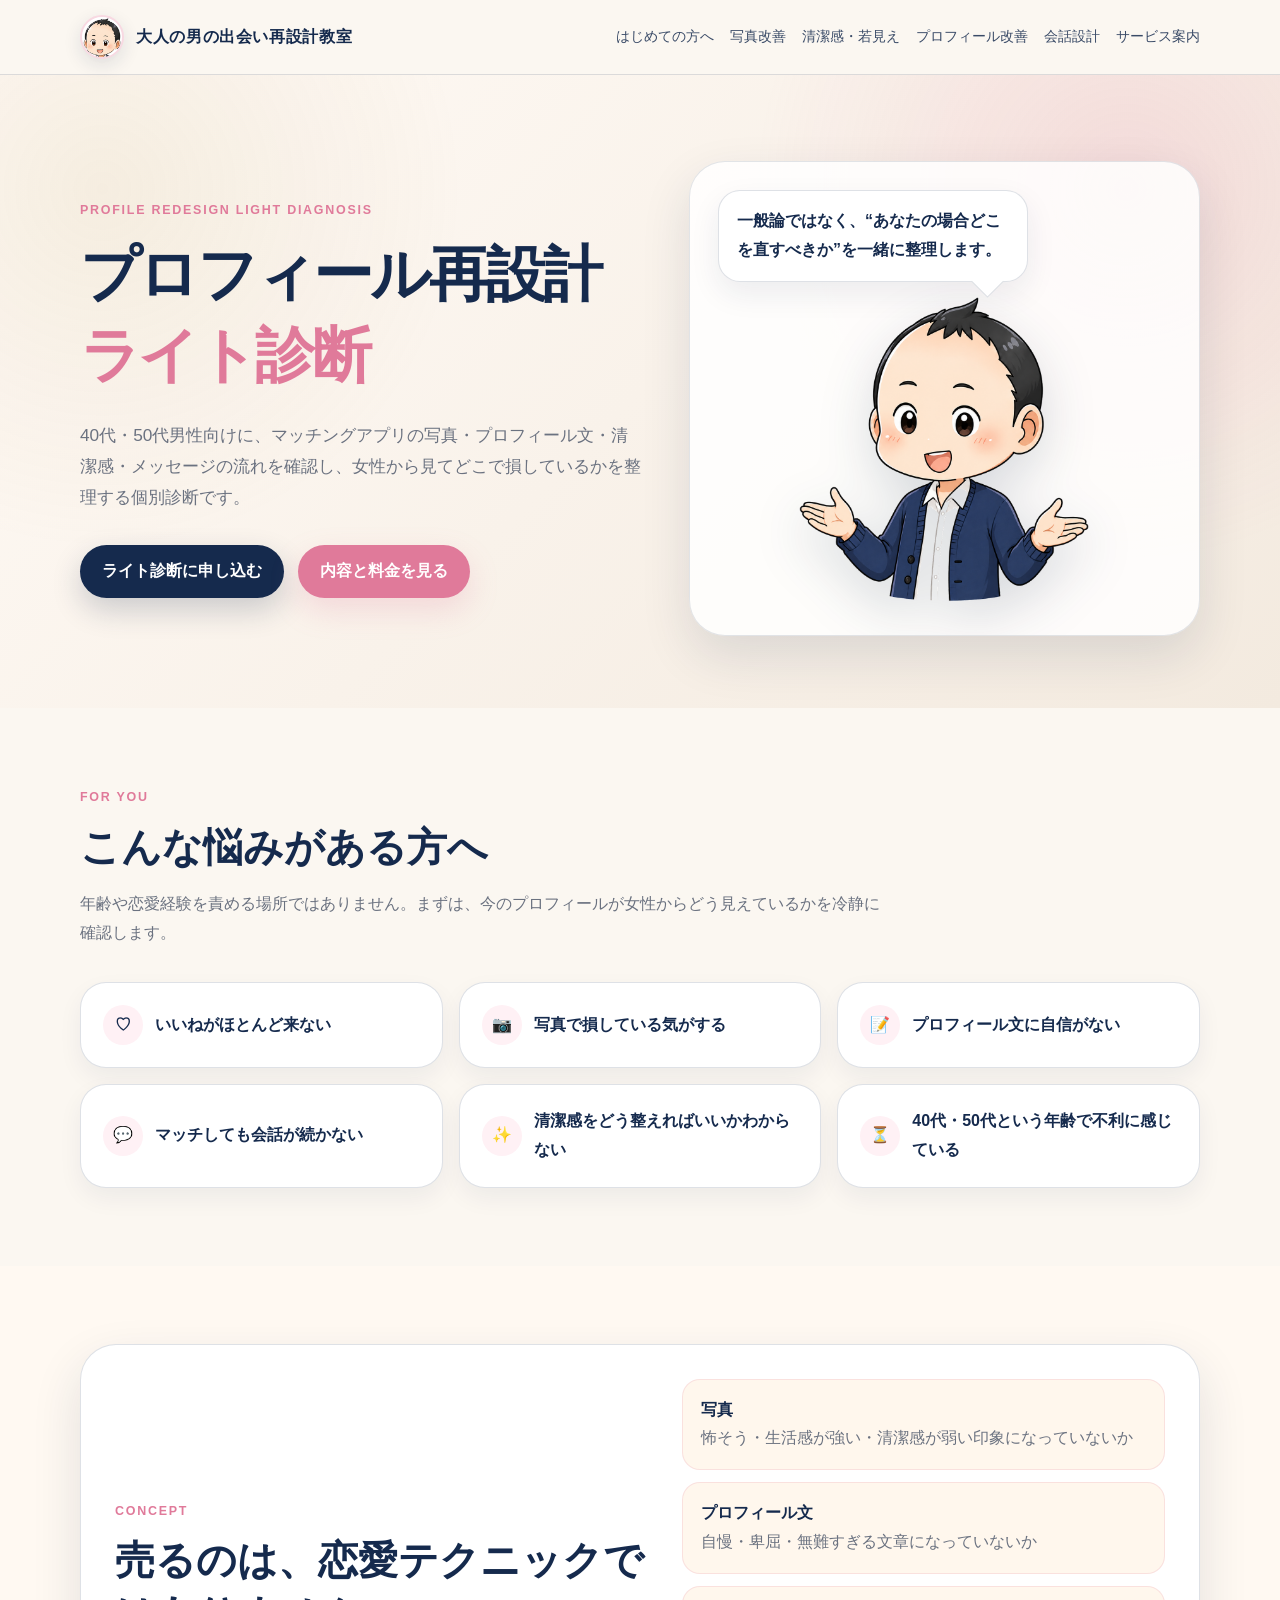
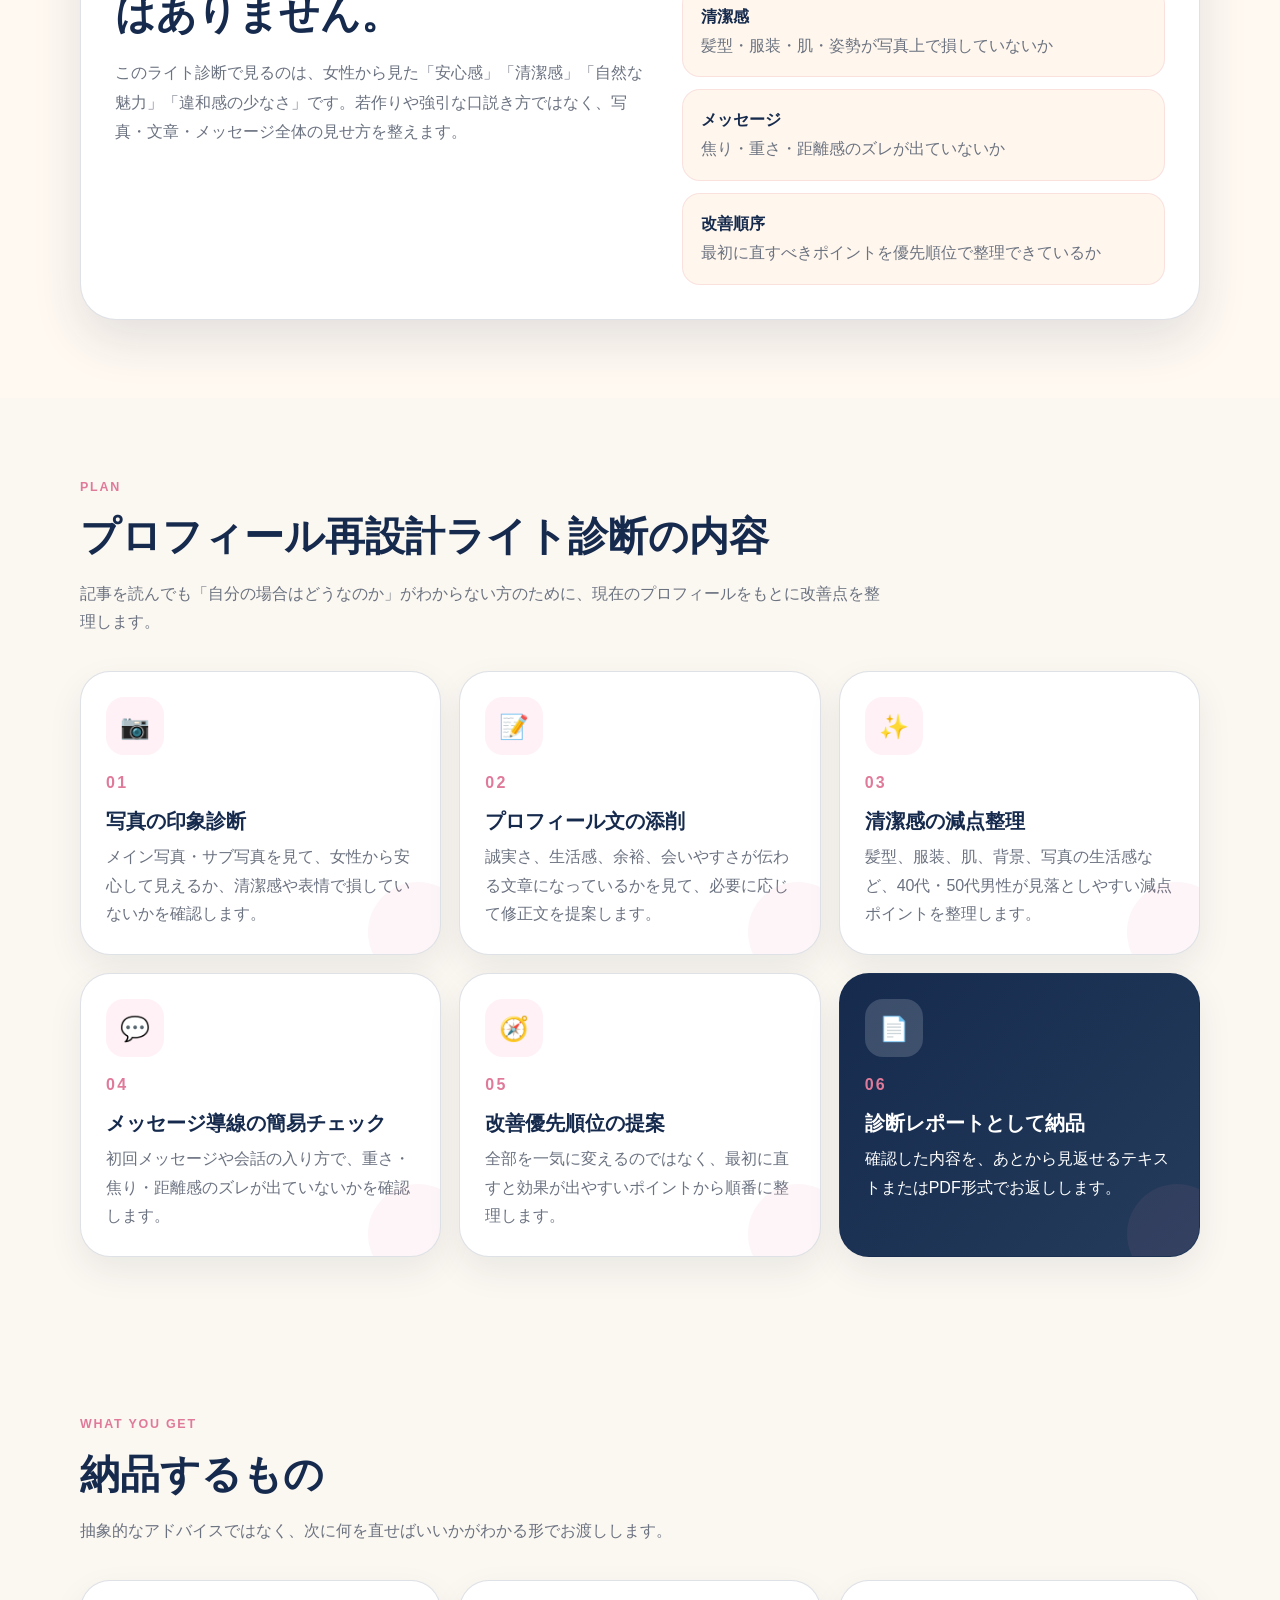
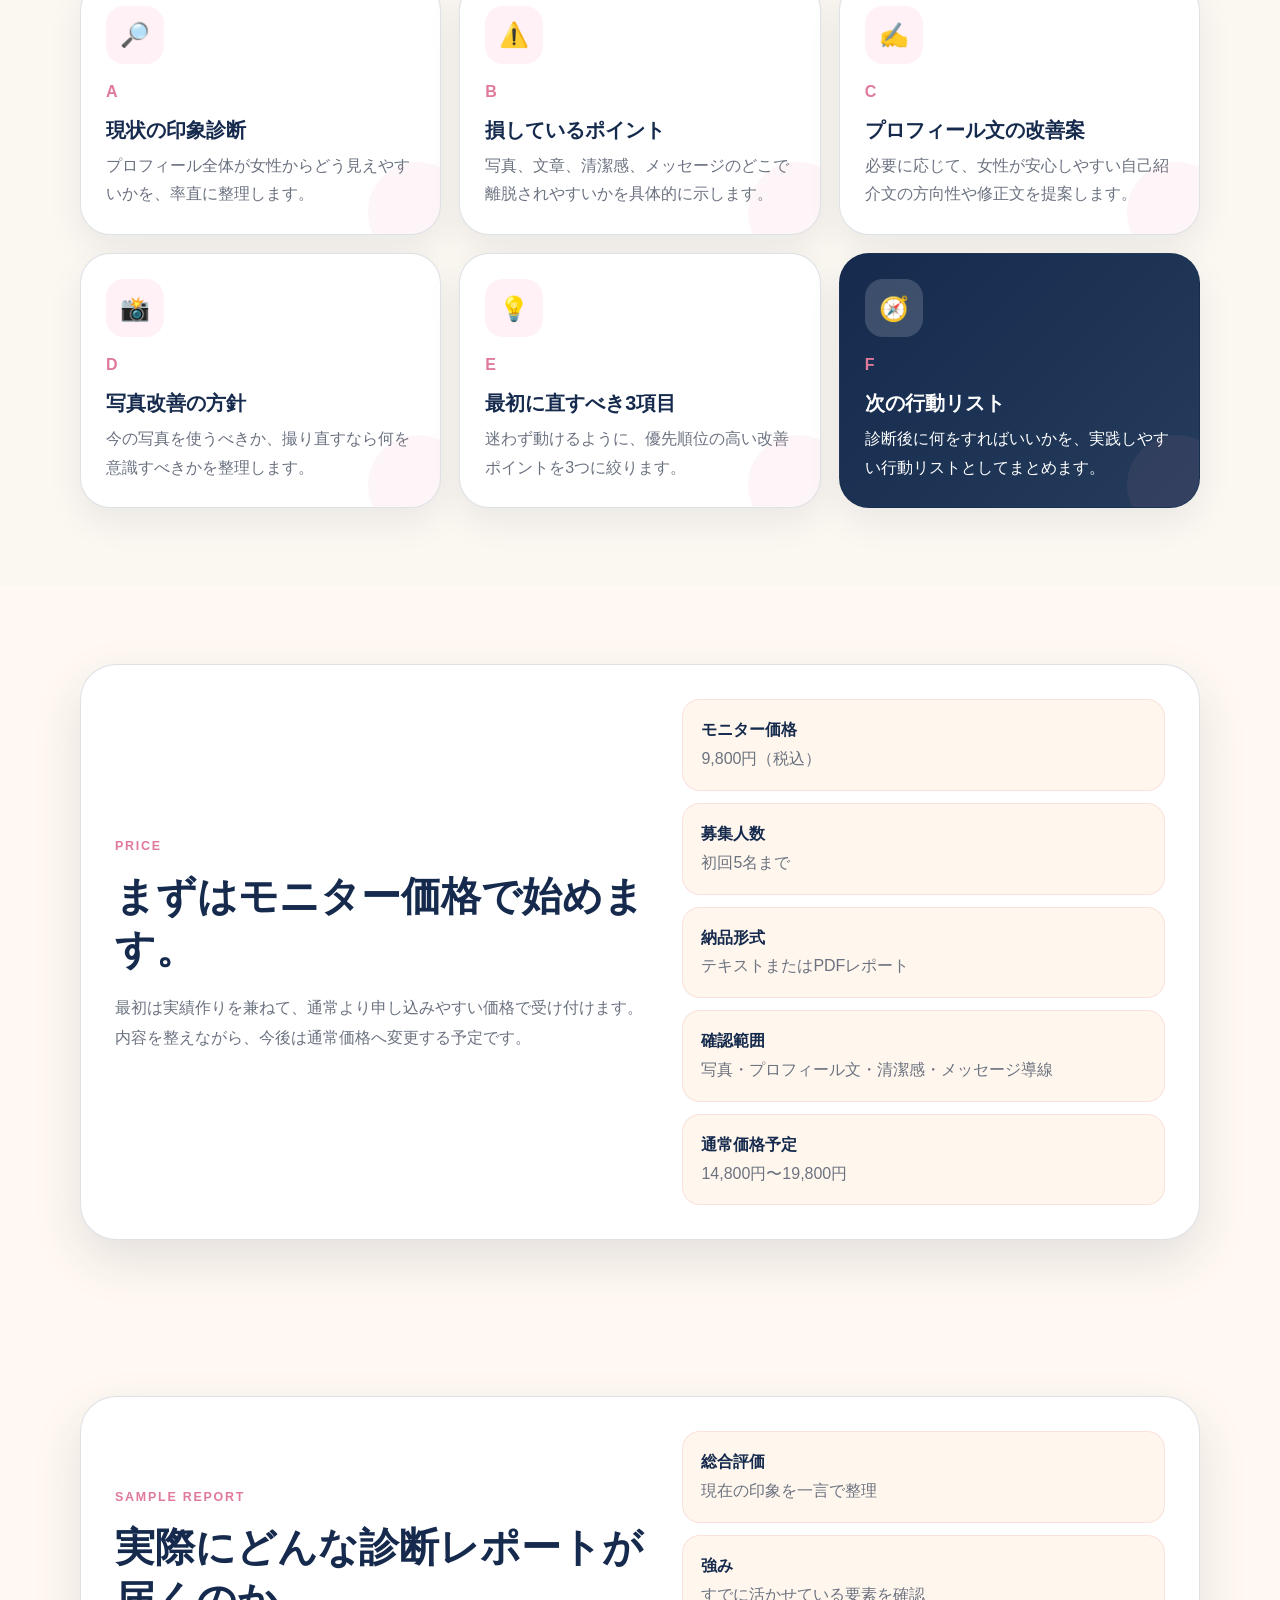
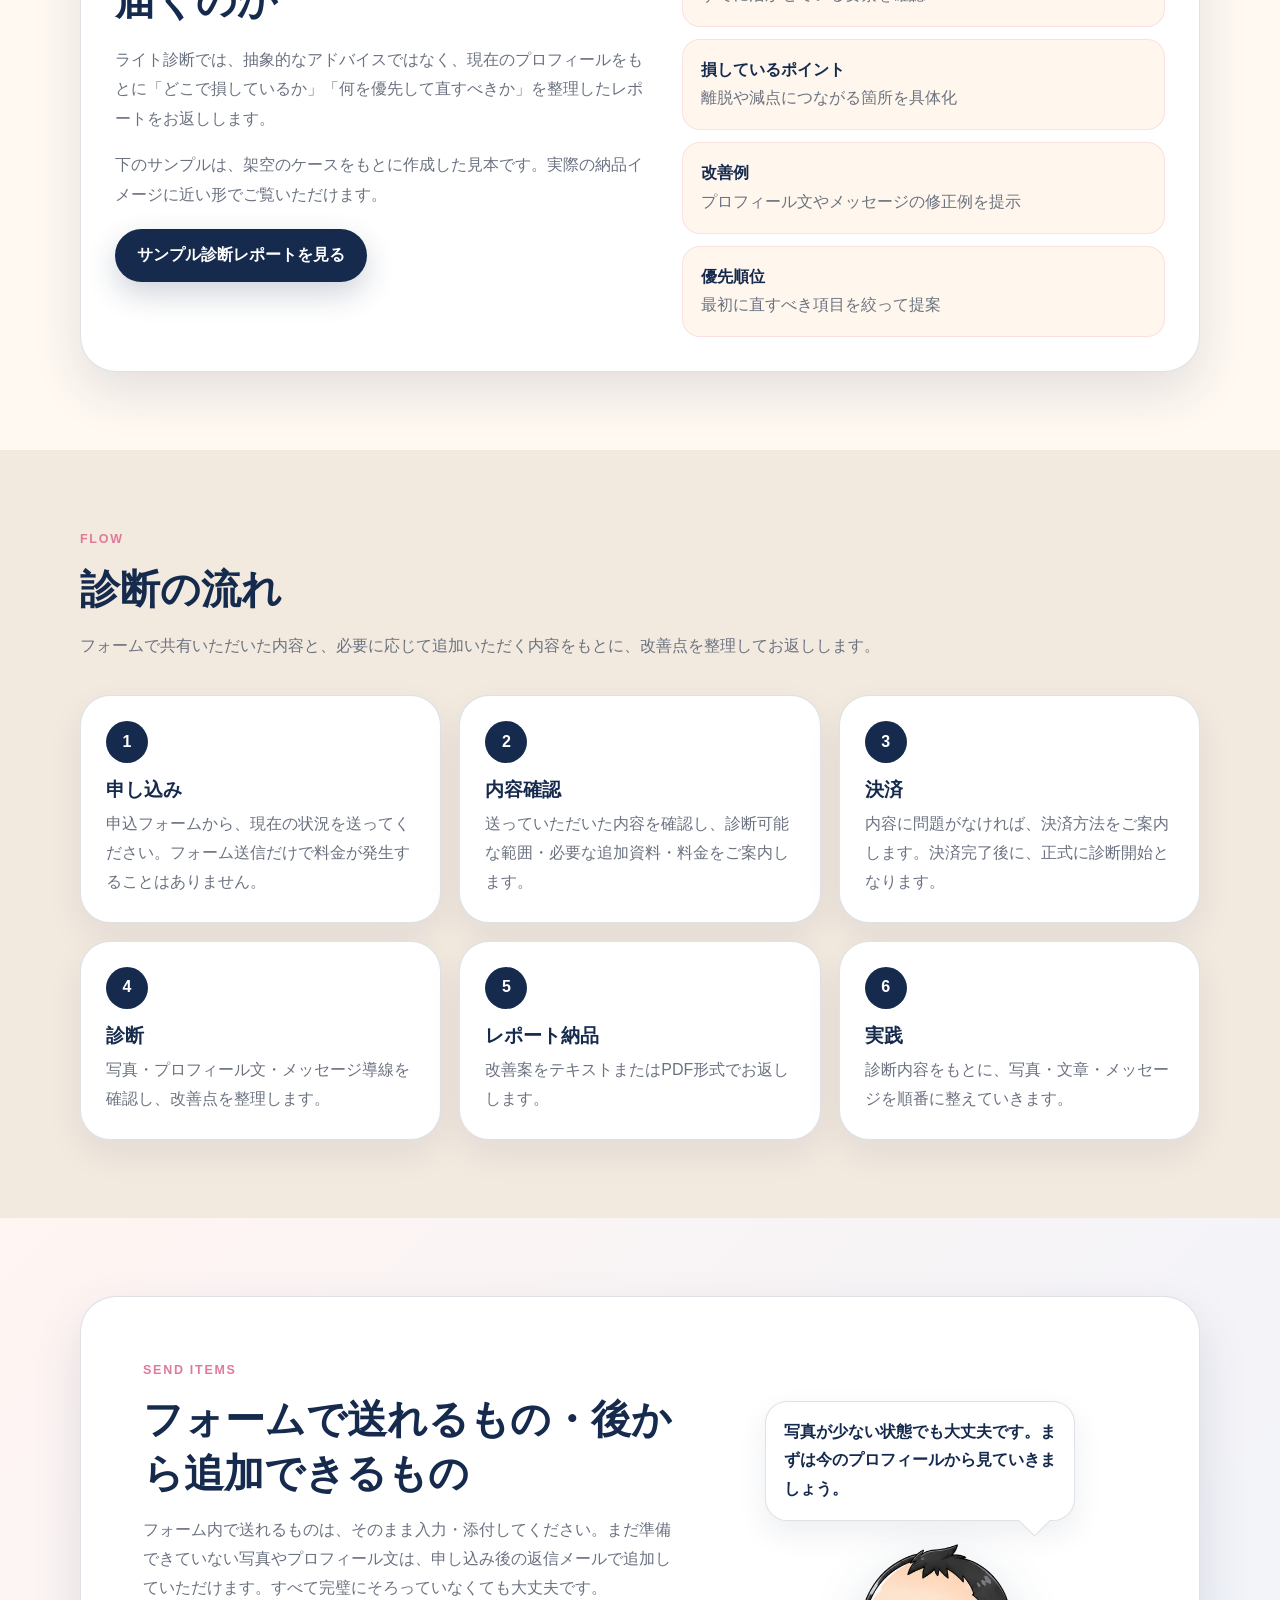
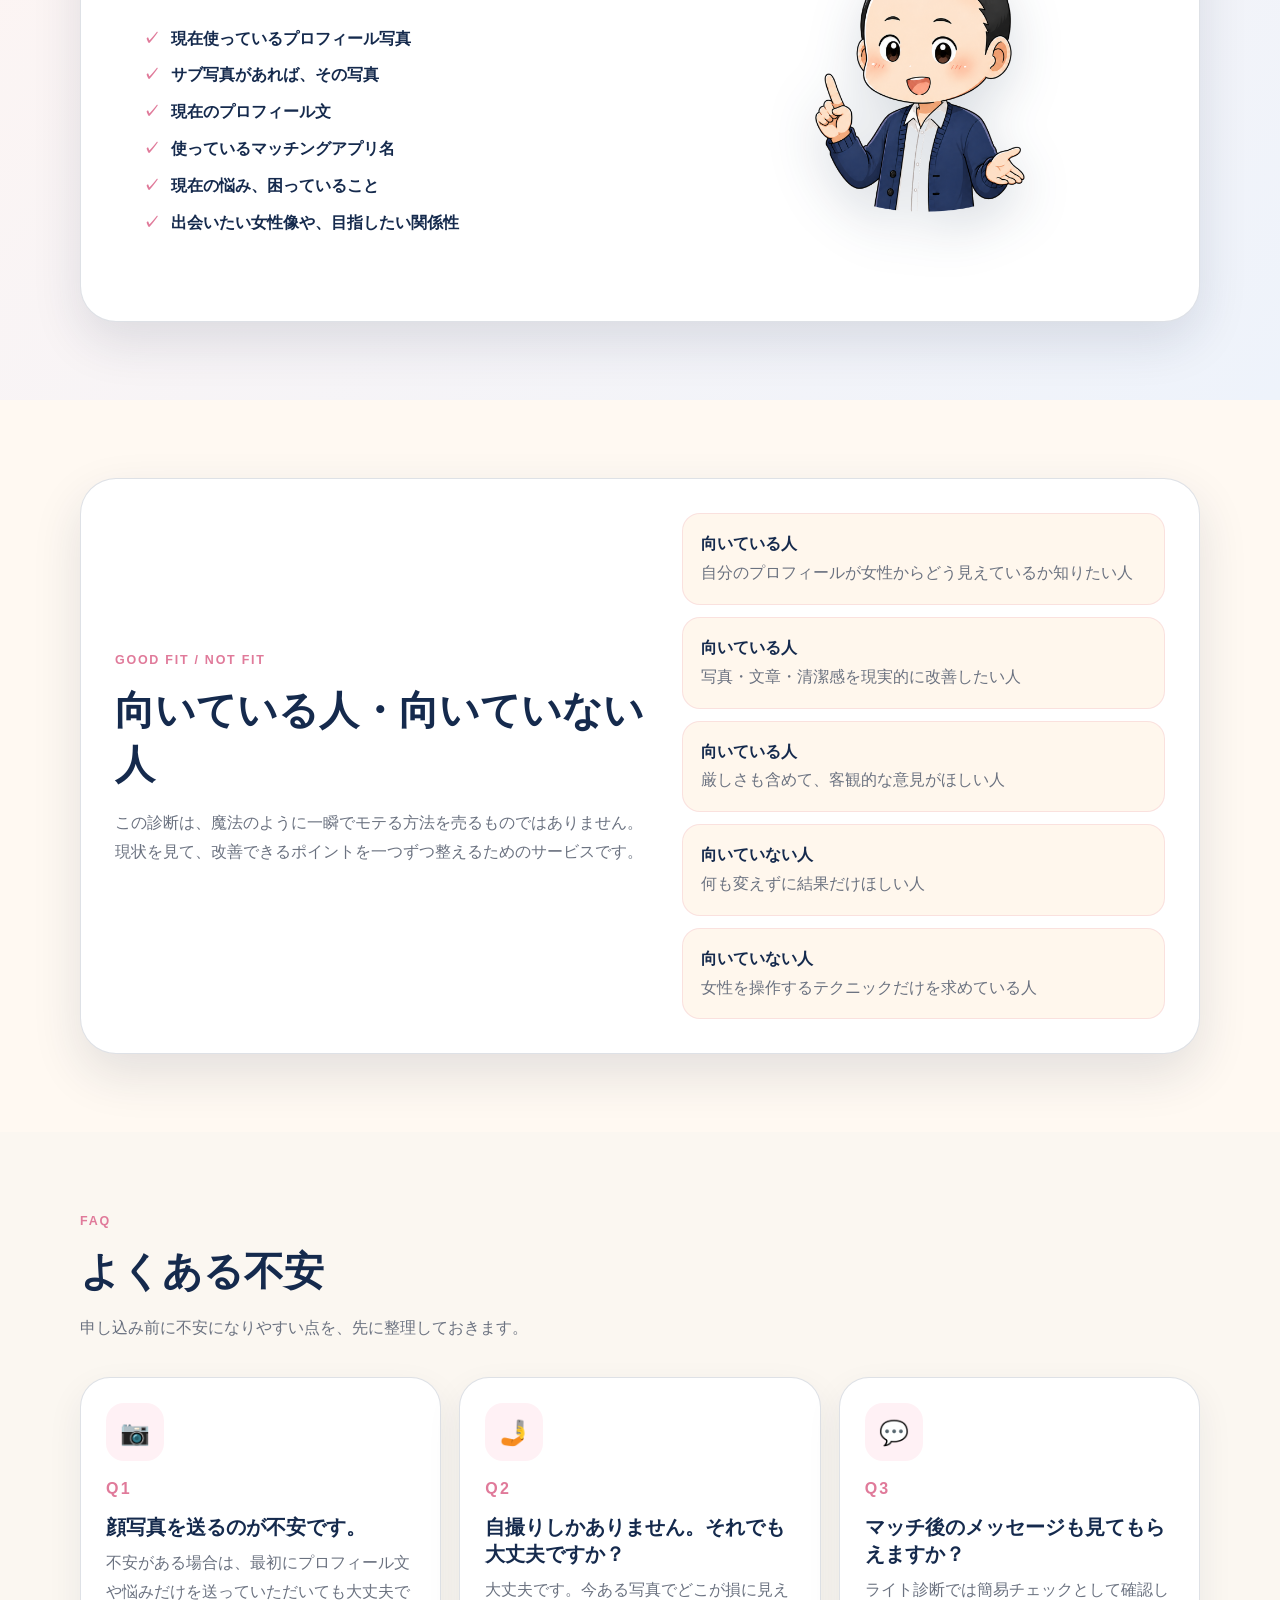
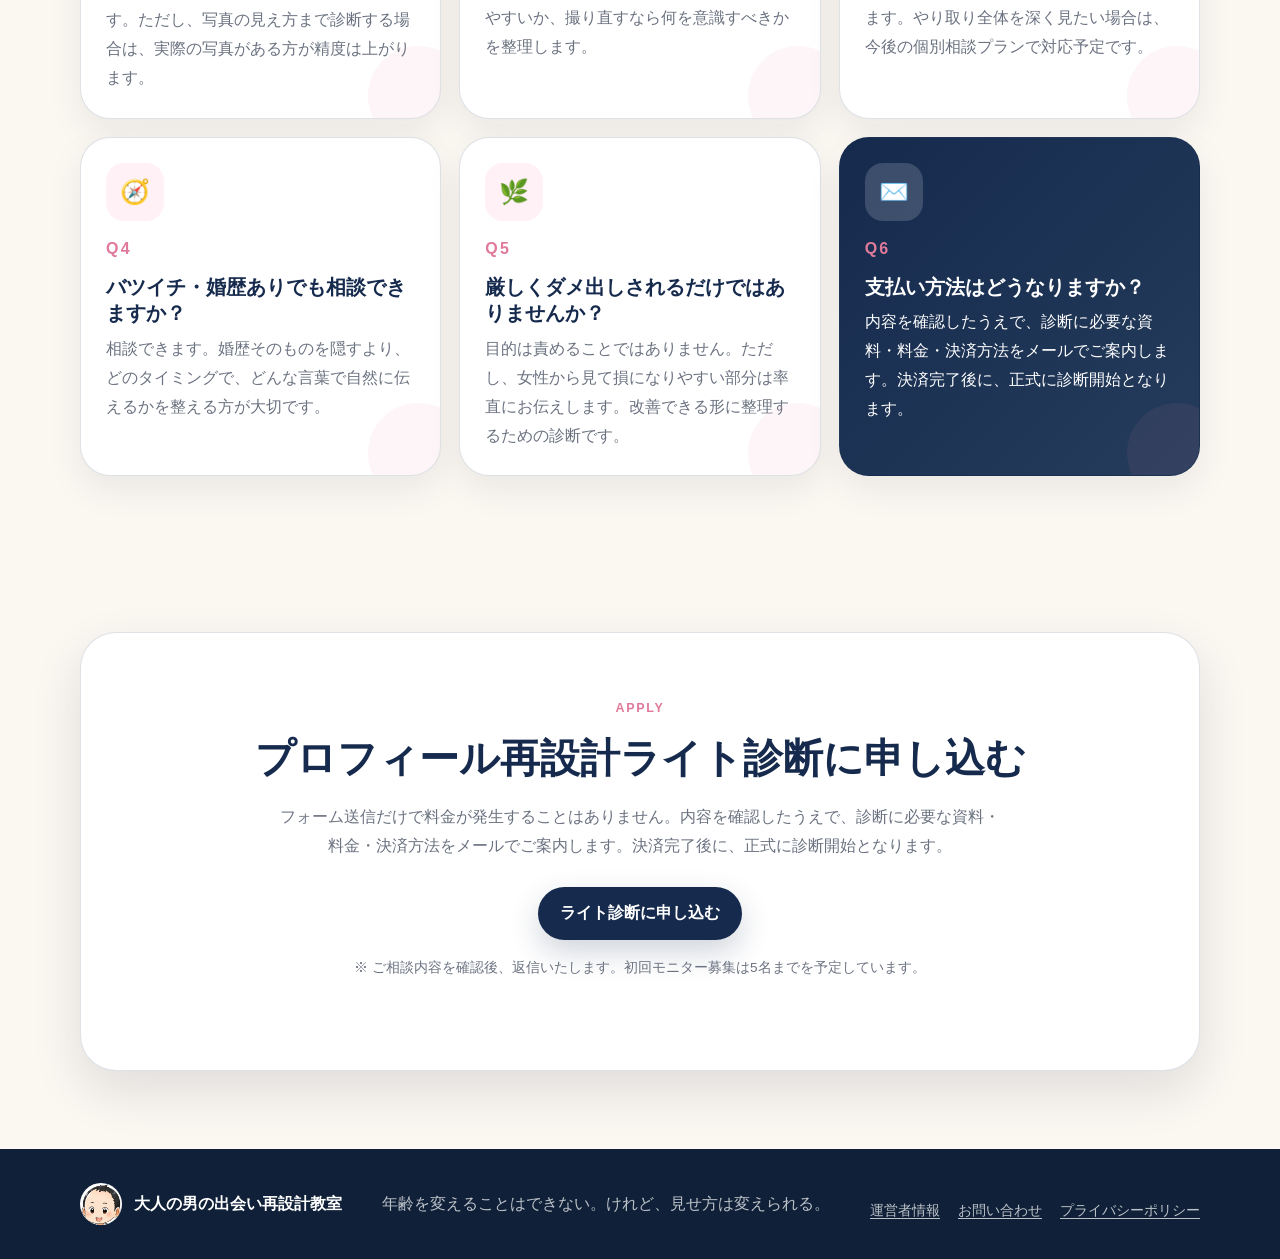
<file: service.html>
<!DOCTYPE html>
<html lang="ja">
<head>
  <meta charset="UTF-8" />
  <meta name="viewport" content="width=device-width, initial-scale=1.0" />
  <title>プロフィール再設計ライト診断｜大人の男の出会い再設計教室</title>
  <meta name="description" content="40代・50代男性向けに、マッチングアプリの写真・プロフィール文・清潔感・メッセージの流れを診断し、女性に伝わる見せ方へ整えるプロフィール再設計ライト診断の案内ページです。" />
  <link rel="stylesheet" href="styles.css" />
</head>
<body>
  <header class="site-header">
    <div class="container header-inner">
      <a class="site-logo" href="index.html" aria-label="大人の男の出会い再設計教室 ホーム">
        <img class="logo-character" src="assets/characters/05_icon_bust.png" alt="案内役キャラクターのアイコン" />
        <span class="logo-text">大人の男の出会い再設計教室</span>
      </a>
      <button class="nav-toggle" aria-label="メニューを開く" aria-expanded="false">☰</button>
      <nav class="site-nav" aria-label="グローバルナビゲーション">
        <a href="index.html#intro">はじめての方へ</a>
        <a href="index.html#photo">写真改善</a>
        <a href="index.html#clean">清潔感・若見え</a>
        <a href="index.html#profile">プロフィール改善</a>
        <a href="index.html#conversation">会話設計</a>
        <a href="service.html">サービス案内</a>
      </nav>
    </div>
  </header>

  <main>
    <section class="service-hero">
      <div class="container service-hero-grid">
        <div class="service-hero-copy">
          <p class="eyebrow">Profile Redesign Light Diagnosis</p>
          <h1>プロフィール再設計<span>ライト診断</span></h1>
          <p class="hero-lead">40代・50代男性向けに、マッチングアプリの写真・プロフィール文・清潔感・メッセージの流れを確認し、女性から見てどこで損しているかを整理する個別診断です。</p>
          <div class="hero-actions">
            <a class="btn btn-primary" href="sample-report.html#apply">ライト診断に申し込む</a>
            <a class="btn btn-secondary" href="#plan">内容と料金を見る</a>
          </div>
        </div>
        <div class="service-hero-card">
          <div class="speech-bubble">一般論ではなく、“あなたの場合どこを直すべきか”を一緒に整理します。</div>
          <img class="character-img service-main-character" src="assets/characters/04_gentle_cta.png" alt="安心感を与える案内役キャラクター" />
        </div>
      </div>
    </section>

    <section class="section service-target-section">
      <div class="container">
        <div class="section-heading">
          <p class="eyebrow">For You</p>
          <h2>こんな悩みがある方へ</h2>
          <p>年齢や恋愛経験を責める場所ではありません。まずは、今のプロフィールが女性からどう見えているかを冷静に確認します。</p>
        </div>
        <div class="problem-grid">
          <div class="problem-card"><span>♡</span>いいねがほとんど来ない</div>
          <div class="problem-card"><span>📷</span>写真で損している気がする</div>
          <div class="problem-card"><span>📝</span>プロフィール文に自信がない</div>
          <div class="problem-card"><span>💬</span>マッチしても会話が続かない</div>
          <div class="problem-card"><span>✨</span>清潔感をどう整えればいいかわからない</div>
          <div class="problem-card"><span>⏳</span>40代・50代という年齢で不利に感じている</div>
        </div>
      </div>
    </section>

    <section class="section review-section">
      <div class="container concept-box">
        <div class="concept-text">
          <p class="eyebrow">Concept</p>
          <h2>売るのは、恋愛テクニックではありません。</h2>
          <p>このライト診断で見るのは、女性から見た「安心感」「清潔感」「自然な魅力」「違和感の少なさ」です。若作りや強引な口説き方ではなく、写真・文章・メッセージ全体の見せ方を整えます。</p>
        </div>
        <div class="review-list">
          <div><strong>写真</strong><span>怖そう・生活感が強い・清潔感が弱い印象になっていないか</span></div>
          <div><strong>プロフィール文</strong><span>自慢・卑屈・無難すぎる文章になっていないか</span></div>
          <div><strong>清潔感</strong><span>髪型・服装・肌・姿勢が写真上で損していないか</span></div>
          <div><strong>メッセージ</strong><span>焦り・重さ・距離感のズレが出ていないか</span></div>
          <div><strong>改善順序</strong><span>最初に直すべきポイントを優先順位で整理できているか</span></div>
        </div>
      </div>
    </section>

    <section id="plan" class="section service-detail-section">
      <div class="container">
        <div class="section-heading">
          <p class="eyebrow">Plan</p>
          <h2>プロフィール再設計ライト診断の内容</h2>
          <p>記事を読んでも「自分の場合はどうなのか」がわからない方のために、現在のプロフィールをもとに改善点を整理します。</p>
        </div>
        <div class="category-grid">
          <article class="category-card"><div class="category-icon">📷</div><span>01</span><h3>写真の印象診断</h3><p>メイン写真・サブ写真を見て、女性から安心して見えるか、清潔感や表情で損していないかを確認します。</p></article>
          <article class="category-card"><div class="category-icon">📝</div><span>02</span><h3>プロフィール文の添削</h3><p>誠実さ、生活感、余裕、会いやすさが伝わる文章になっているかを見て、必要に応じて修正文を提案します。</p></article>
          <article class="category-card"><div class="category-icon">✨</div><span>03</span><h3>清潔感の減点整理</h3><p>髪型、服装、肌、背景、写真の生活感など、40代・50代男性が見落としやすい減点ポイントを整理します。</p></article>
          <article class="category-card"><div class="category-icon">💬</div><span>04</span><h3>メッセージ導線の簡易チェック</h3><p>初回メッセージや会話の入り方で、重さ・焦り・距離感のズレが出ていないかを確認します。</p></article>
          <article class="category-card"><div class="category-icon">🧭</div><span>05</span><h3>改善優先順位の提案</h3><p>全部を一気に変えるのではなく、最初に直すと効果が出やすいポイントから順番に整理します。</p></article>
          <article class="category-card featured"><div class="category-icon">📄</div><span>06</span><h3>診断レポートとして納品</h3><p>確認した内容を、あとから見返せるテキストまたはPDF形式でお返しします。</p></article>
        </div>
      </div>
    </section>

    <section class="section service-detail-section">
      <div class="container">
        <div class="section-heading">
          <p class="eyebrow">What You Get</p>
          <h2>納品するもの</h2>
          <p>抽象的なアドバイスではなく、次に何を直せばいいかがわかる形でお渡しします。</p>
        </div>
        <div class="category-grid">
          <article class="category-card"><div class="category-icon">🔎</div><span>A</span><h3>現状の印象診断</h3><p>プロフィール全体が女性からどう見えやすいかを、率直に整理します。</p></article>
          <article class="category-card"><div class="category-icon">⚠️</div><span>B</span><h3>損しているポイント</h3><p>写真、文章、清潔感、メッセージのどこで離脱されやすいかを具体的に示します。</p></article>
          <article class="category-card"><div class="category-icon">✍️</div><span>C</span><h3>プロフィール文の改善案</h3><p>必要に応じて、女性が安心しやすい自己紹介文の方向性や修正文を提案します。</p></article>
          <article class="category-card"><div class="category-icon">📸</div><span>D</span><h3>写真改善の方針</h3><p>今の写真を使うべきか、撮り直すなら何を意識すべきかを整理します。</p></article>
          <article class="category-card"><div class="category-icon">💡</div><span>E</span><h3>最初に直すべき3項目</h3><p>迷わず動けるように、優先順位の高い改善ポイントを3つに絞ります。</p></article>
          <article class="category-card featured"><div class="category-icon">🧭</div><span>F</span><h3>次の行動リスト</h3><p>診断後に何をすればいいかを、実践しやすい行動リストとしてまとめます。</p></article>
        </div>
      </div>
    </section>

    <section class="section review-section">
      <div class="container concept-box">
        <div class="concept-text">
          <p class="eyebrow">Price</p>
          <h2>まずはモニター価格で始めます。</h2>
          <p>最初は実績作りを兼ねて、通常より申し込みやすい価格で受け付けます。内容を整えながら、今後は通常価格へ変更する予定です。</p>
        </div>
        <div class="review-list">
          <div><strong>モニター価格</strong><span>9,800円（税込）</span></div>
          <div><strong>募集人数</strong><span>初回5名まで</span></div>
          <div><strong>納品形式</strong><span>テキストまたはPDFレポート</span></div>
          <div><strong>確認範囲</strong><span>写真・プロフィール文・清潔感・メッセージ導線</span></div>
          <div><strong>通常価格予定</strong><span>14,800円〜19,800円</span></div>
        </div>
      </div>
    </section>

    <section class="section review-section">
      <div class="container concept-box">
        <div class="concept-text">
          <p class="eyebrow">Sample Report</p>
          <h2>実際にどんな診断レポートが届くのか</h2>
          <p>ライト診断では、抽象的なアドバイスではなく、現在のプロフィールをもとに「どこで損しているか」「何を優先して直すべきか」を整理したレポートをお返しします。</p>
          <p>下のサンプルは、架空のケースをもとに作成した見本です。実際の納品イメージに近い形でご覧いただけます。</p>
          <div class="hero-actions" style="margin-top: 1.25rem;">
            <a class="btn btn-primary" href="sample-report.html">サンプル診断レポートを見る</a>
          </div>
        </div>
        <div class="review-list">
          <div><strong>総合評価</strong><span>現在の印象を一言で整理</span></div>
          <div><strong>強み</strong><span>すでに活かせている要素を確認</span></div>
          <div><strong>損しているポイント</strong><span>離脱や減点につながる箇所を具体化</span></div>
          <div><strong>改善例</strong><span>プロフィール文やメッセージの修正例を提示</span></div>
          <div><strong>優先順位</strong><span>最初に直すべき項目を絞って提案</span></div>
        </div>
      </div>
    </section>

    <section id="flow" class="section flow-section">
      <div class="container">
        <div class="section-heading">
          <p class="eyebrow">Flow</p>
          <h2>診断の流れ</h2>
          <p>フォームで共有いただいた内容と、必要に応じて追加いただく内容をもとに、改善点を整理してお返しします。</p>
        </div>
        <div class="flow-grid">
          <div class="flow-card"><span>1</span><h3>申し込み</h3><p>申込フォームから、現在の状況を送ってください。フォーム送信だけで料金が発生することはありません。</p></div>
          <div class="flow-card"><span>2</span><h3>内容確認</h3><p>送っていただいた内容を確認し、診断可能な範囲・必要な追加資料・料金をご案内します。</p></div>
          <div class="flow-card"><span>3</span><h3>決済</h3><p>内容に問題がなければ、決済方法をご案内します。決済完了後に、正式に診断開始となります。</p></div>
          <div class="flow-card"><span>4</span><h3>診断</h3><p>写真・プロフィール文・メッセージ導線を確認し、改善点を整理します。</p></div>
          <div class="flow-card"><span>5</span><h3>レポート納品</h3><p>改善案をテキストまたはPDF形式でお返しします。</p></div>
          <div class="flow-card"><span>6</span><h3>実践</h3><p>診断内容をもとに、写真・文章・メッセージを順番に整えていきます。</p></div>
        </div>
      </div>
    </section>

    <section class="section reassurance-section">
      <div class="container service-box">
        <div class="service-copy">
          <p class="eyebrow">Send Items</p>
          <h2>フォームで送れるもの・後から追加できるもの</h2>
          <p>フォーム内で送れるものは、そのまま入力・添付してください。まだ準備できていない写真やプロフィール文は、申し込み後の返信メールで追加していただけます。すべて完璧にそろっていなくても大丈夫です。</p>
          <ul class="reassurance-list">
            <li>現在使っているプロフィール写真</li>
            <li>サブ写真があれば、その写真</li>
            <li>現在のプロフィール文</li>
            <li>使っているマッチングアプリ名</li>
            <li>現在の悩み、困っていること</li>
            <li>出会いたい女性像や、目指したい関係性</li>
          </ul>
        </div>
        <div class="service-guide">
          <div class="speech-bubble">写真が少ない状態でも大丈夫です。まずは今のプロフィールから見ていきましょう。</div>
          <img class="character-img medium-character" src="assets/characters/03_ok_explain.png" alt="説明する案内役キャラクター" />
        </div>
      </div>
    </section>

    <section class="section review-section">
      <div class="container concept-box">
        <div class="concept-text">
          <p class="eyebrow">Good Fit / Not Fit</p>
          <h2>向いている人・向いていない人</h2>
          <p>この診断は、魔法のように一瞬でモテる方法を売るものではありません。現状を見て、改善できるポイントを一つずつ整えるためのサービスです。</p>
        </div>
        <div class="review-list">
          <div><strong>向いている人</strong><span>自分のプロフィールが女性からどう見えているか知りたい人</span></div>
          <div><strong>向いている人</strong><span>写真・文章・清潔感を現実的に改善したい人</span></div>
          <div><strong>向いている人</strong><span>厳しさも含めて、客観的な意見がほしい人</span></div>
          <div><strong>向いていない人</strong><span>何も変えずに結果だけほしい人</span></div>
          <div><strong>向いていない人</strong><span>女性を操作するテクニックだけを求めている人</span></div>
        </div>
      </div>
    </section>

    <section class="section faq-section">
      <div class="container">
        <div class="section-heading">
          <p class="eyebrow">FAQ</p>
          <h2>よくある不安</h2>
          <p>申し込み前に不安になりやすい点を、先に整理しておきます。</p>
        </div>
        <div class="category-grid">
          <article class="category-card">
            <div class="category-icon">📷</div>
            <span>Q1</span>
            <h3>顔写真を送るのが不安です。</h3>
            <p>不安がある場合は、最初にプロフィール文や悩みだけを送っていただいても大丈夫です。ただし、写真の見え方まで診断する場合は、実際の写真がある方が精度は上がります。</p>
          </article>
          <article class="category-card">
            <div class="category-icon">🤳</div>
            <span>Q2</span>
            <h3>自撮りしかありません。それでも大丈夫ですか？</h3>
            <p>大丈夫です。今ある写真でどこが損に見えやすいか、撮り直すなら何を意識すべきかを整理します。</p>
          </article>
          <article class="category-card">
            <div class="category-icon">💬</div>
            <span>Q3</span>
            <h3>マッチ後のメッセージも見てもらえますか？</h3>
            <p>ライト診断では簡易チェックとして確認します。やり取り全体を深く見たい場合は、今後の個別相談プランで対応予定です。</p>
          </article>
          <article class="category-card">
            <div class="category-icon">🧭</div>
            <span>Q4</span>
            <h3>バツイチ・婚歴ありでも相談できますか？</h3>
            <p>相談できます。婚歴そのものを隠すより、どのタイミングで、どんな言葉で自然に伝えるかを整える方が大切です。</p>
          </article>
          <article class="category-card">
            <div class="category-icon">🌿</div>
            <span>Q5</span>
            <h3>厳しくダメ出しされるだけではありませんか？</h3>
            <p>目的は責めることではありません。ただし、女性から見て損になりやすい部分は率直にお伝えします。改善できる形に整理するための診断です。</p>
          </article>
          <article class="category-card featured">
            <div class="category-icon">✉️</div>
            <span>Q6</span>
            <h3>支払い方法はどうなりますか？</h3>
            <p>内容を確認したうえで、診断に必要な資料・料金・決済方法をメールでご案内します。決済完了後に、正式に診断開始となります。</p>
          </article>
        </div>
      </div>
    </section>

    <section id="contact" class="section final-cta-section">
      <div class="container final-cta-box">
        <p class="eyebrow">Apply</p>
        <h2>プロフィール再設計ライト診断に申し込む</h2>
        <p>フォーム送信だけで料金が発生することはありません。内容を確認したうえで、診断に必要な資料・料金・決済方法をメールでご案内します。決済完了後に、正式に診断開始となります。</p>
        <a class="btn btn-primary" href="sample-report.html#apply">ライト診断に申し込む</a>
        <p class="cta-note">※ ご相談内容を確認後、返信いたします。初回モニター募集は5名までを予定しています。</p>
      </div>
    </section>
  </main>

  <footer class="site-footer">
    <div class="container footer-inner">
      <div class="footer-brand">
        <img class="footer-character" src="assets/characters/05_icon_bust.png" alt="案内役キャラクターの小さなアイコン" />
        <p class="footer-logo">大人の男の出会い再設計教室</p>
      </div>
      <p>年齢を変えることはできない。けれど、見せ方は変えられる。</p>
    </div>
  </footer>

  <script src="script.js"></script>
</body>
</html>
</file>
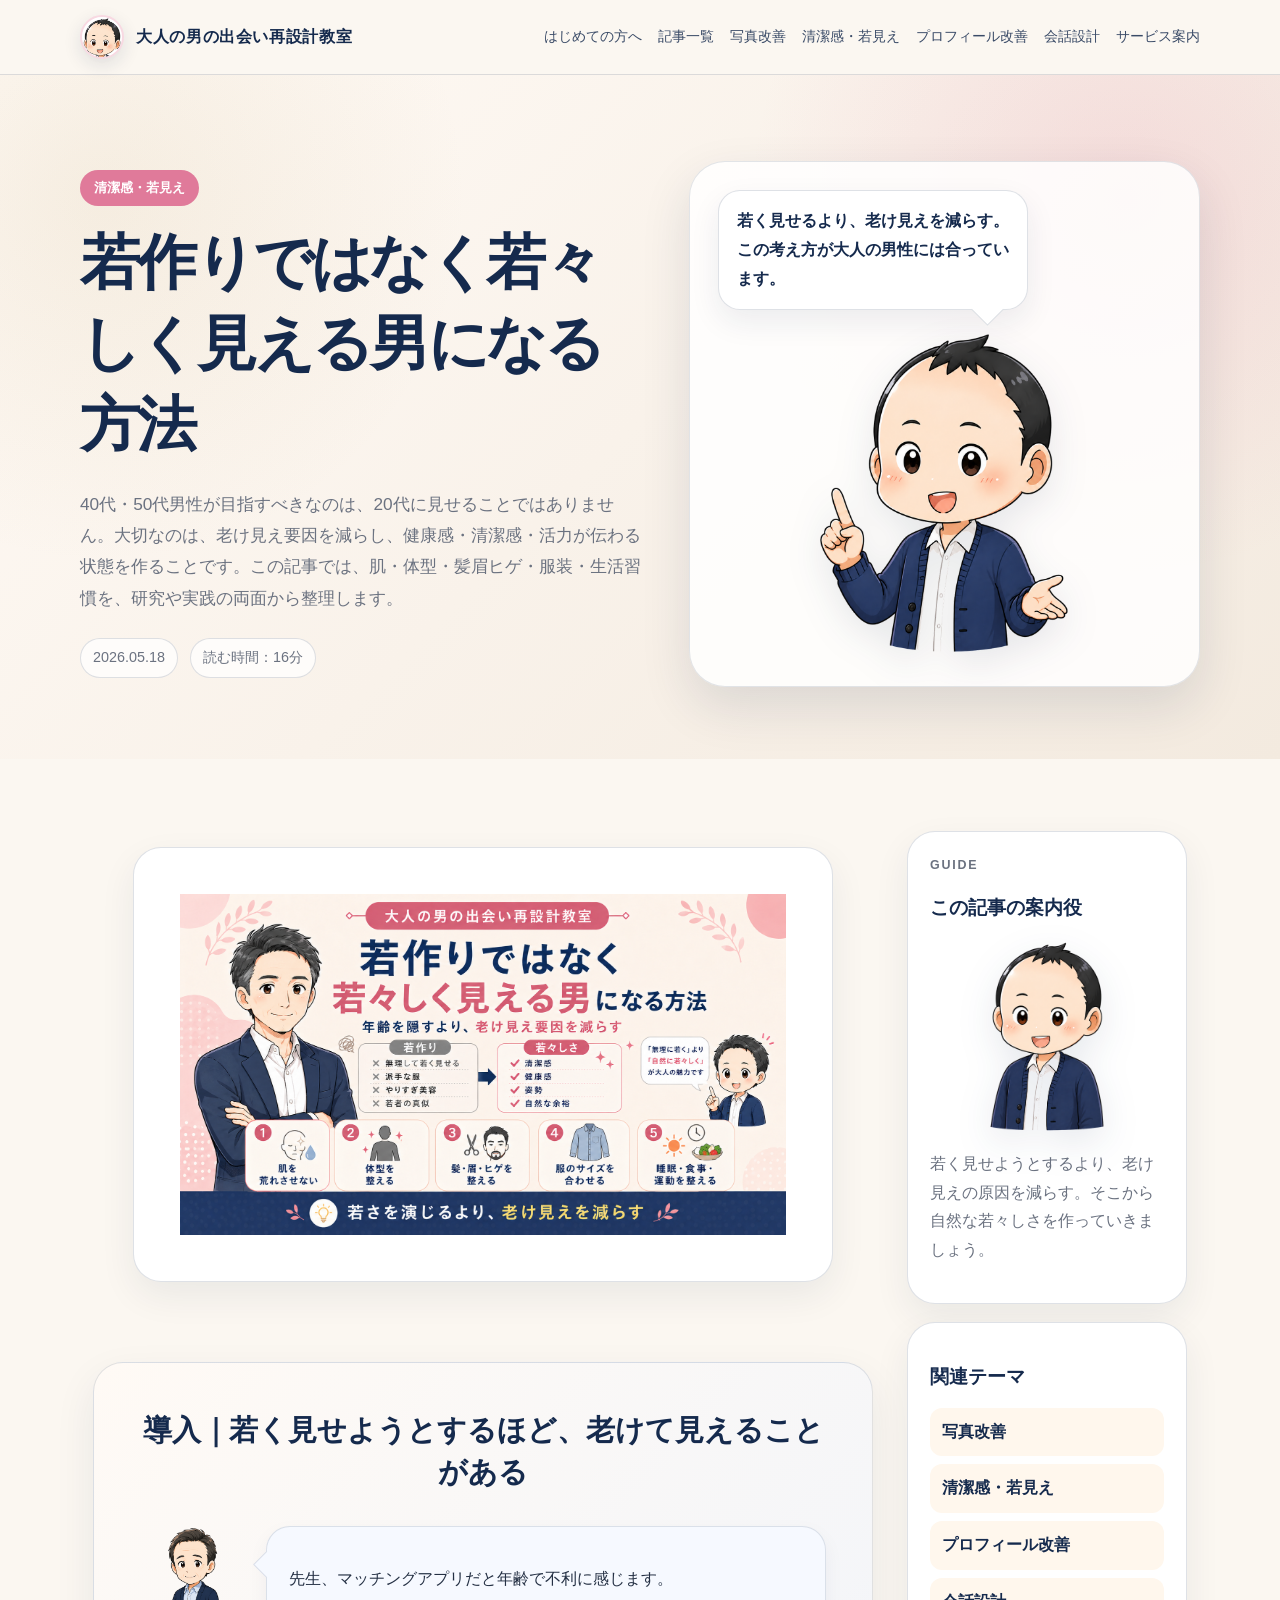
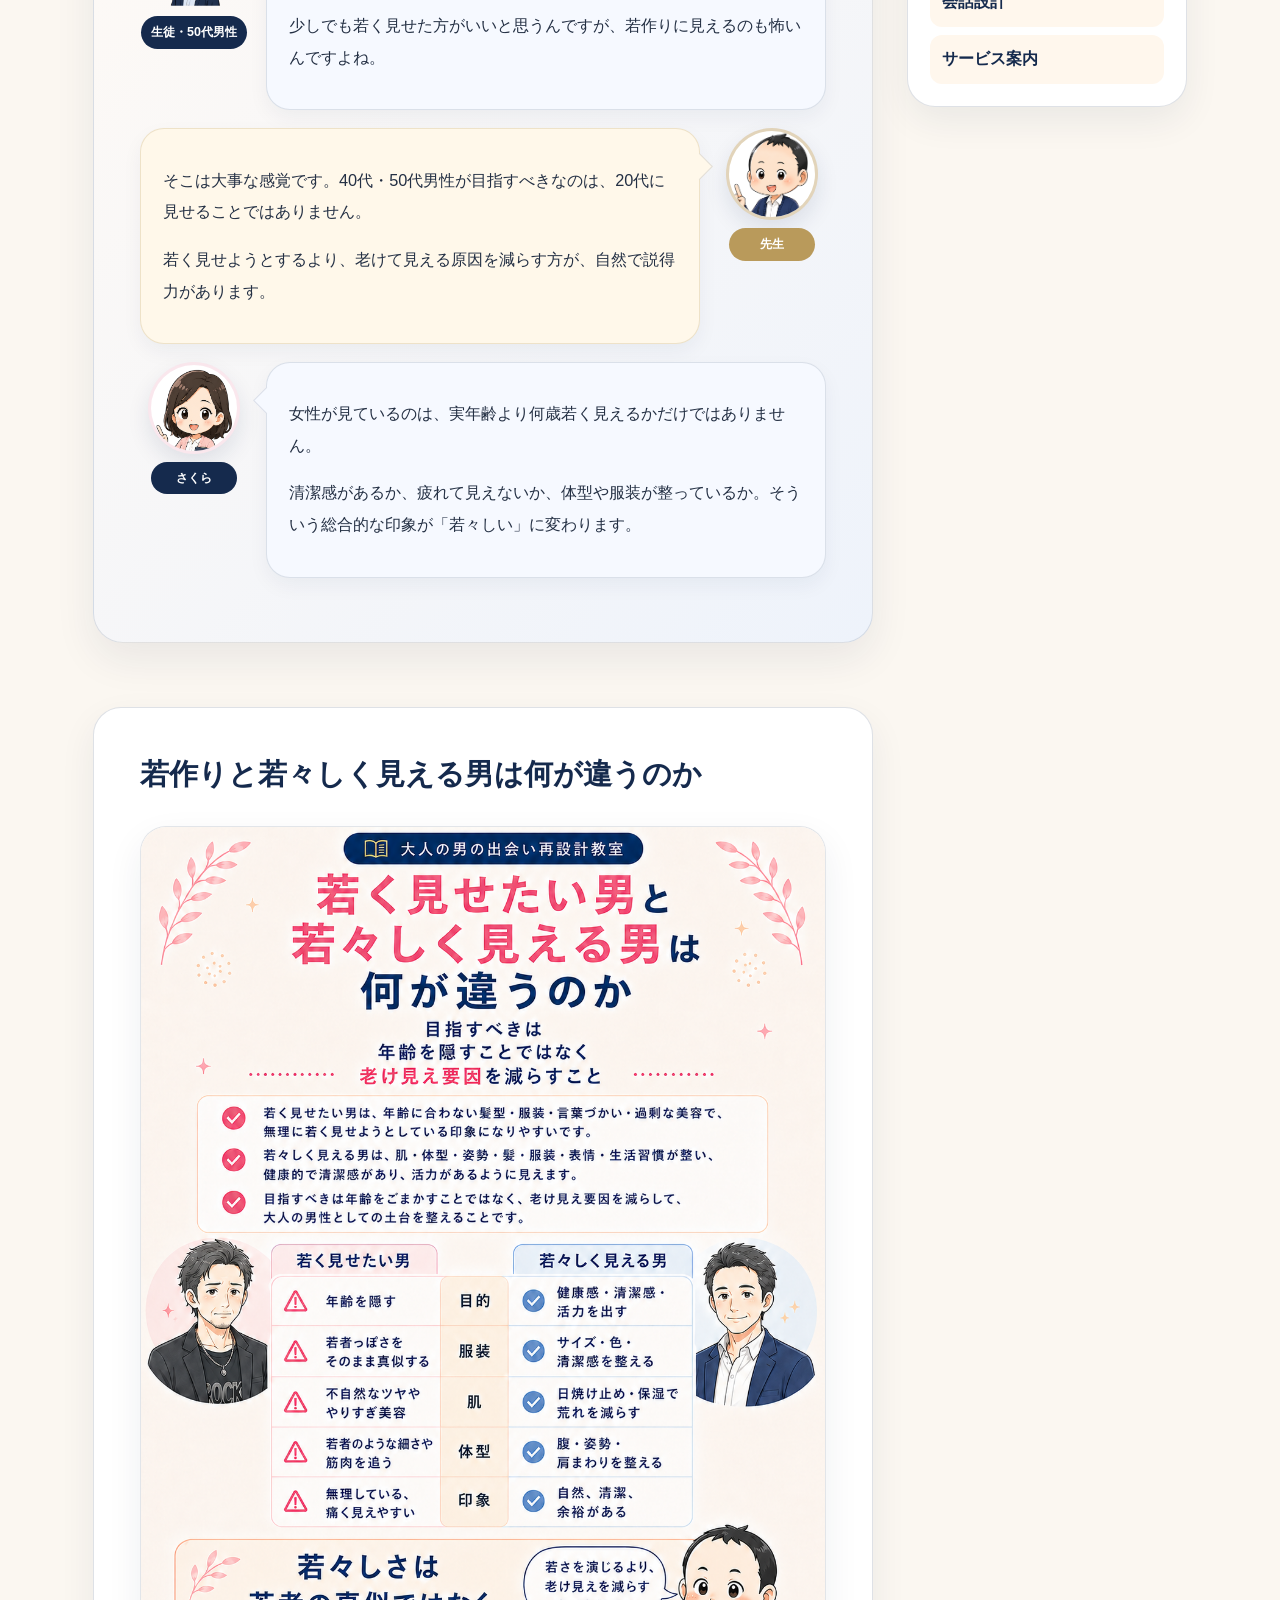
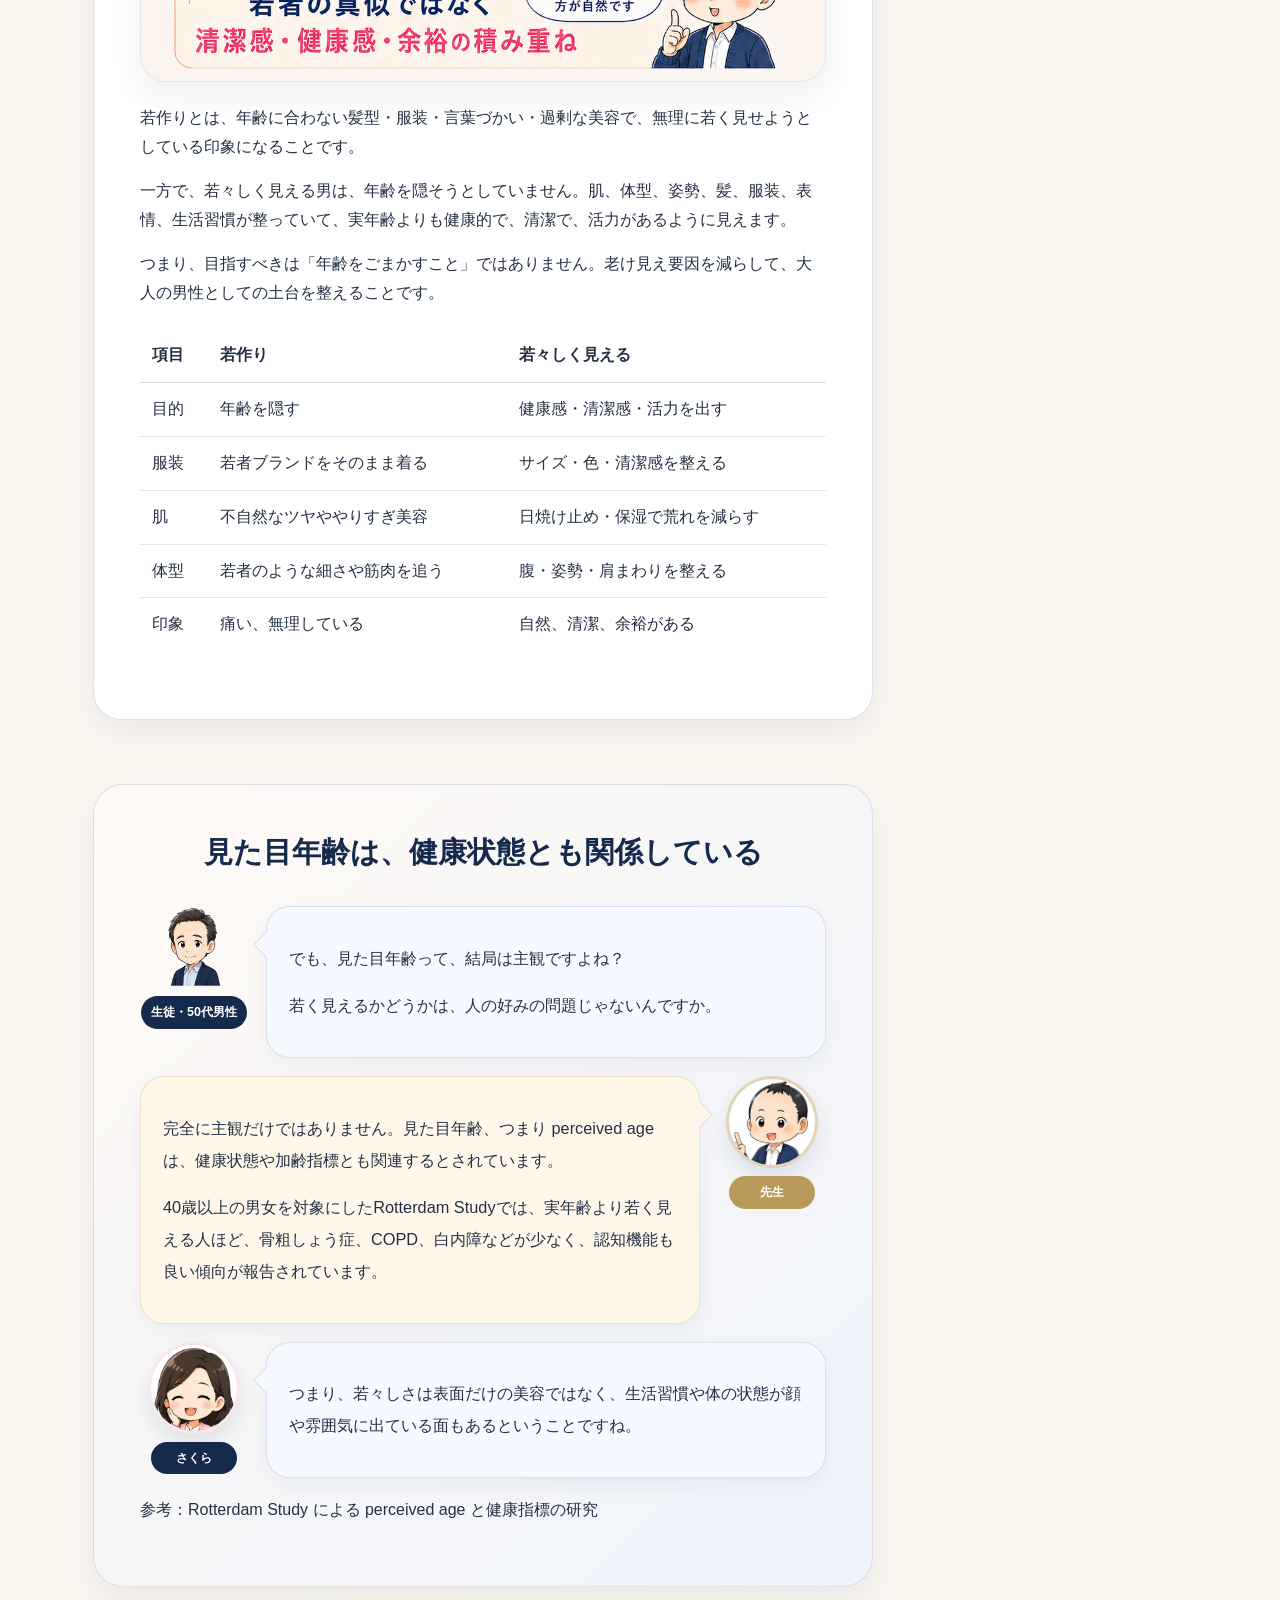
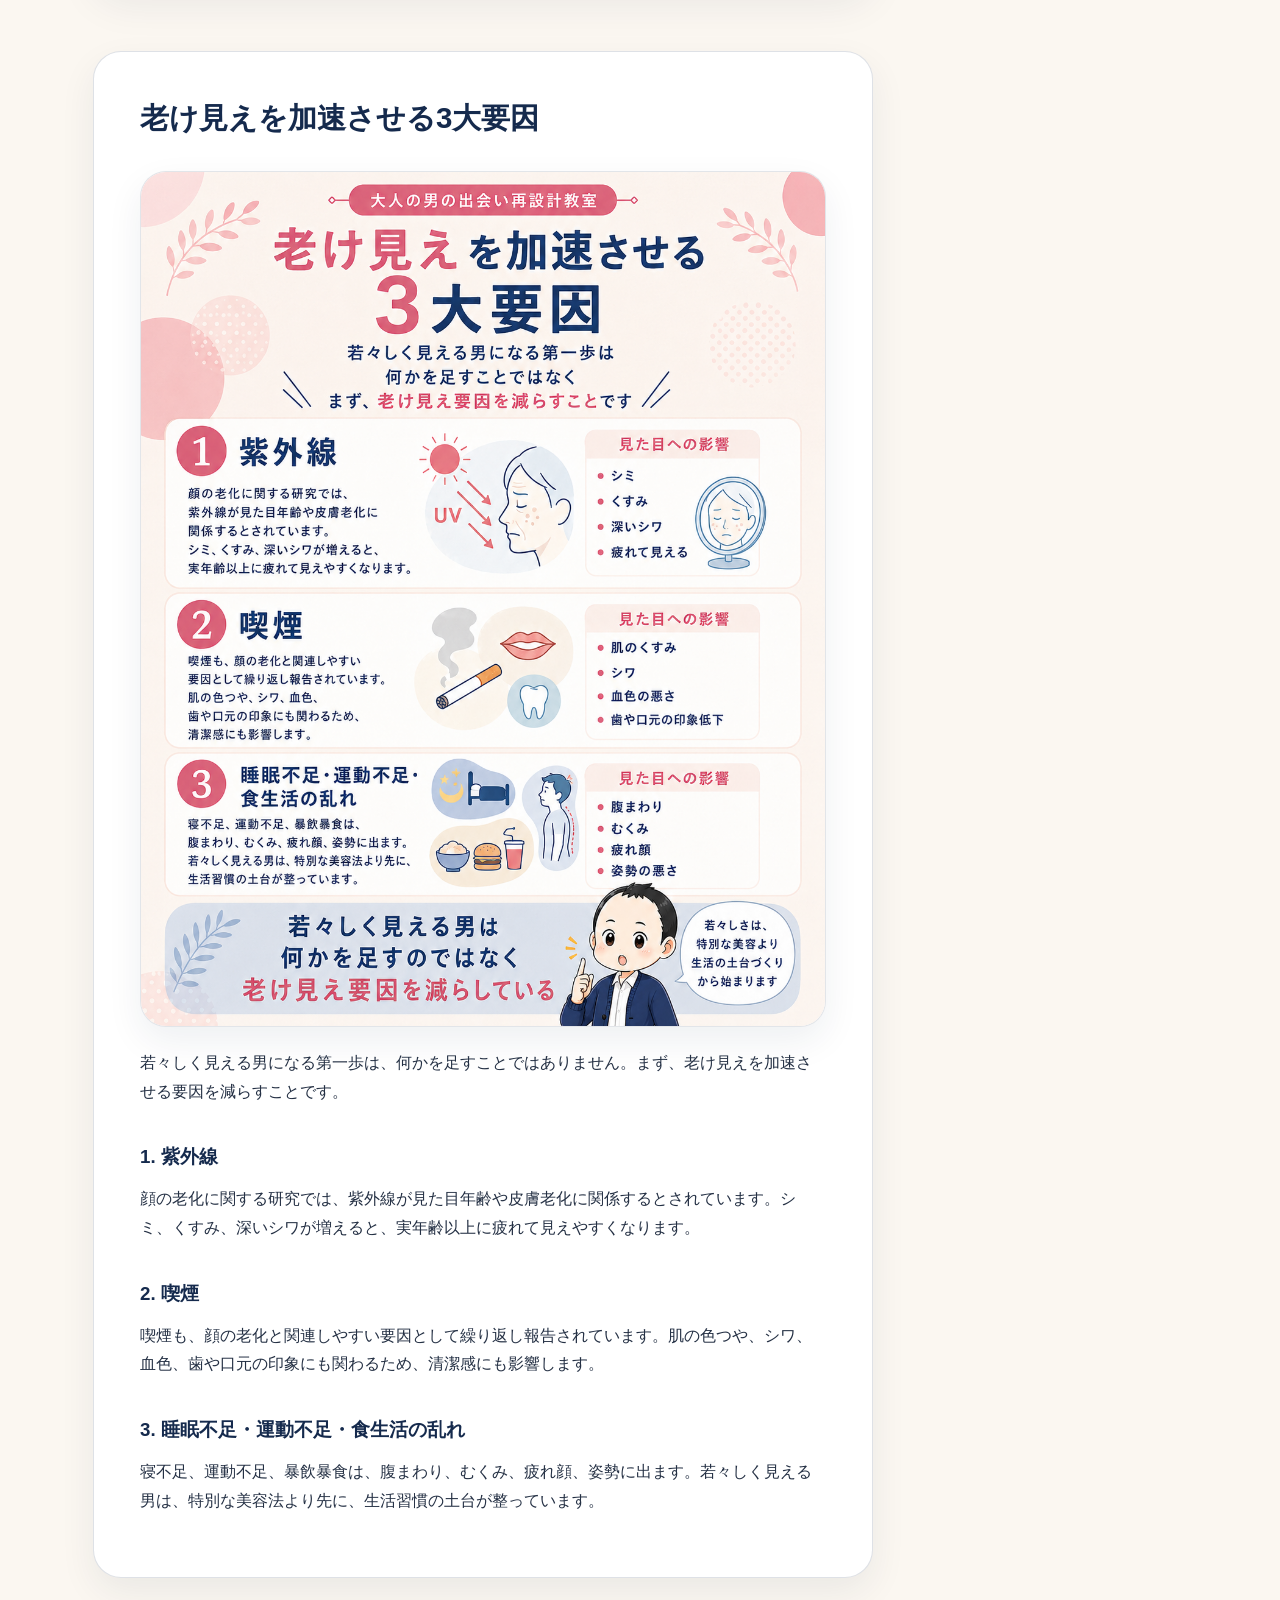
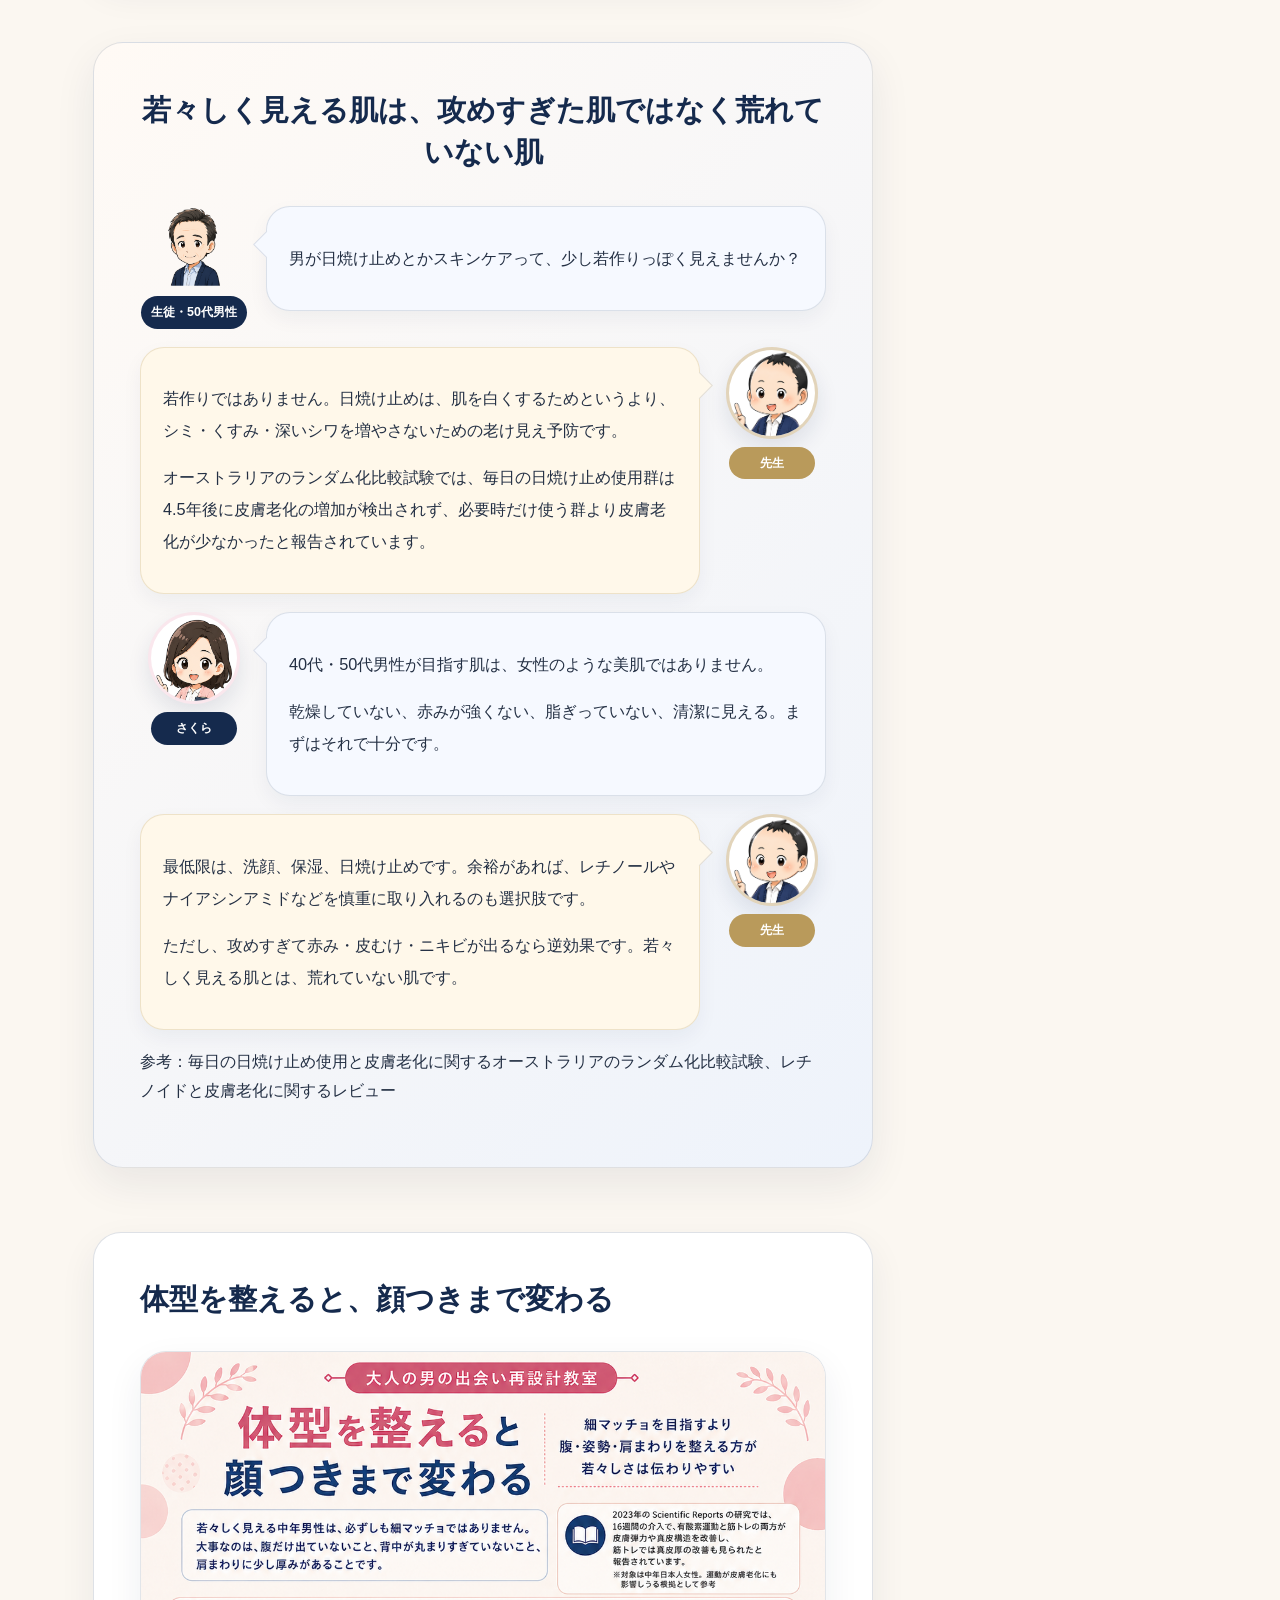
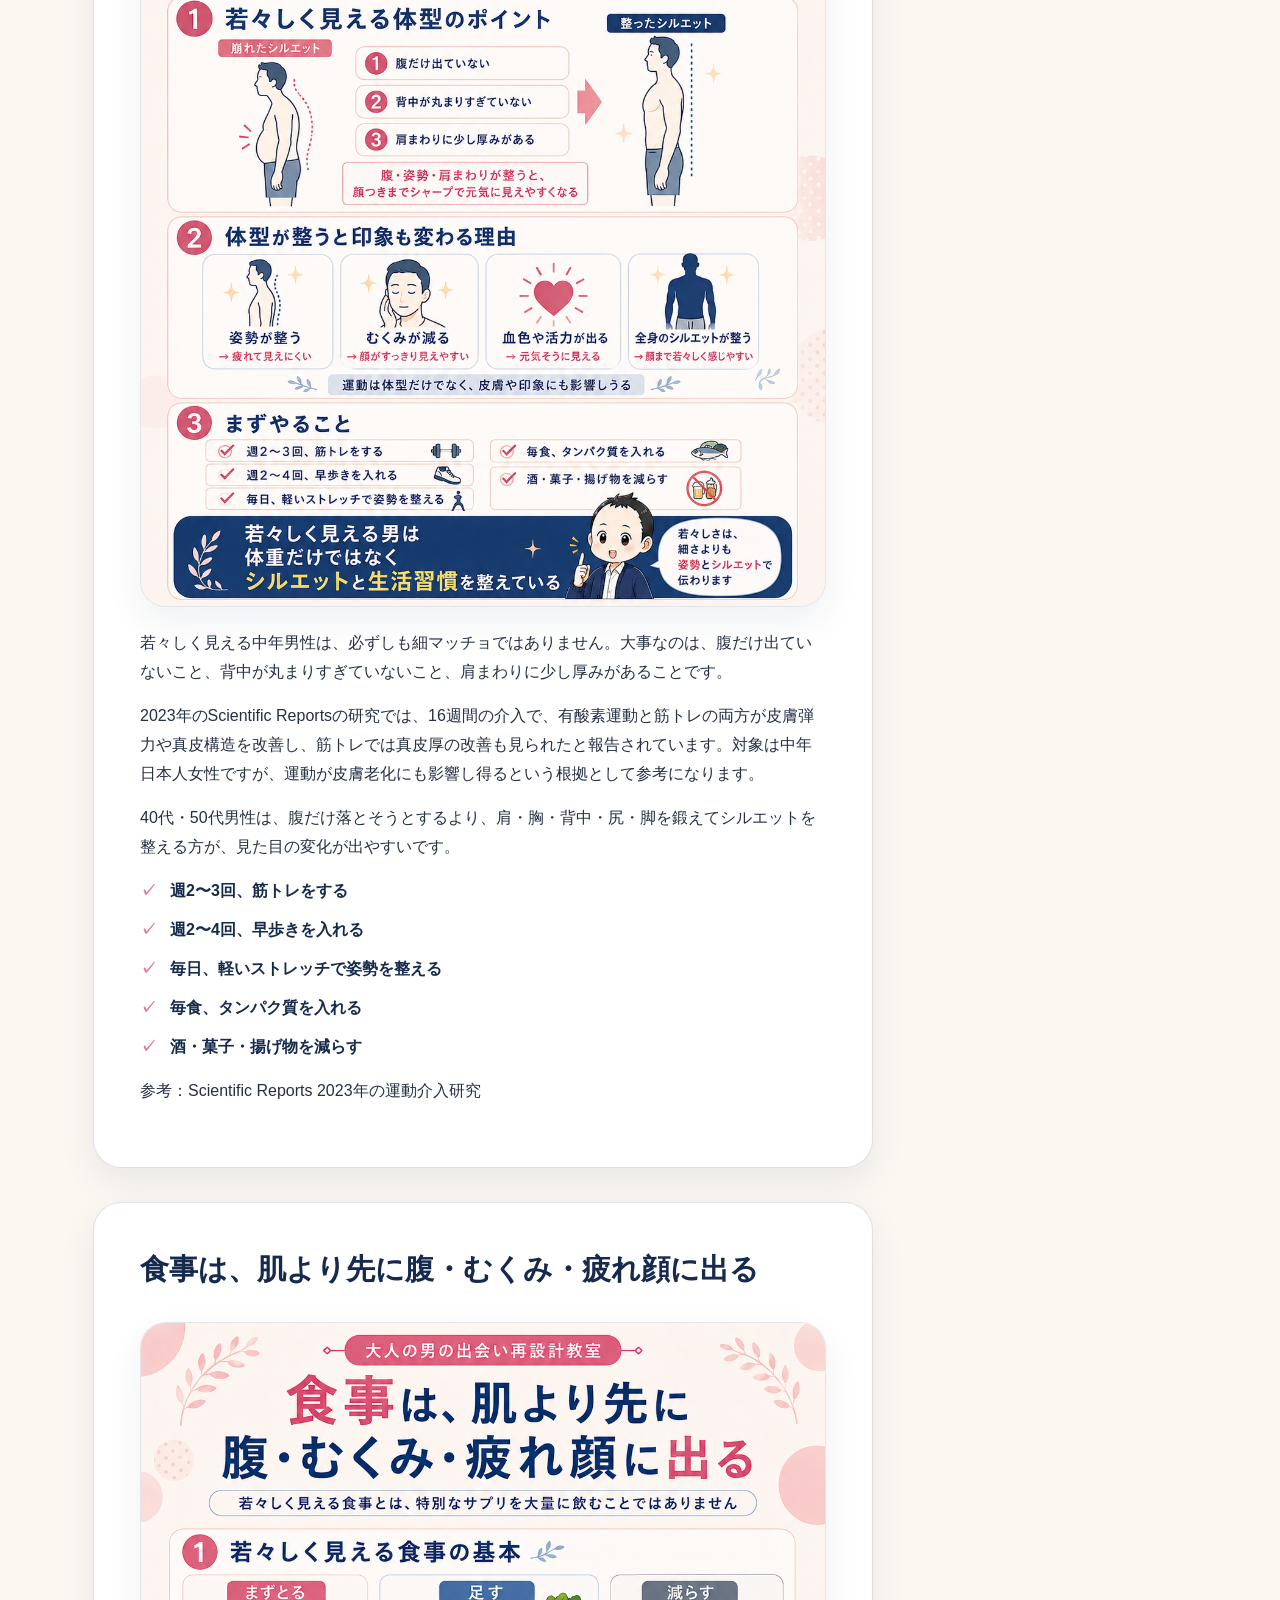
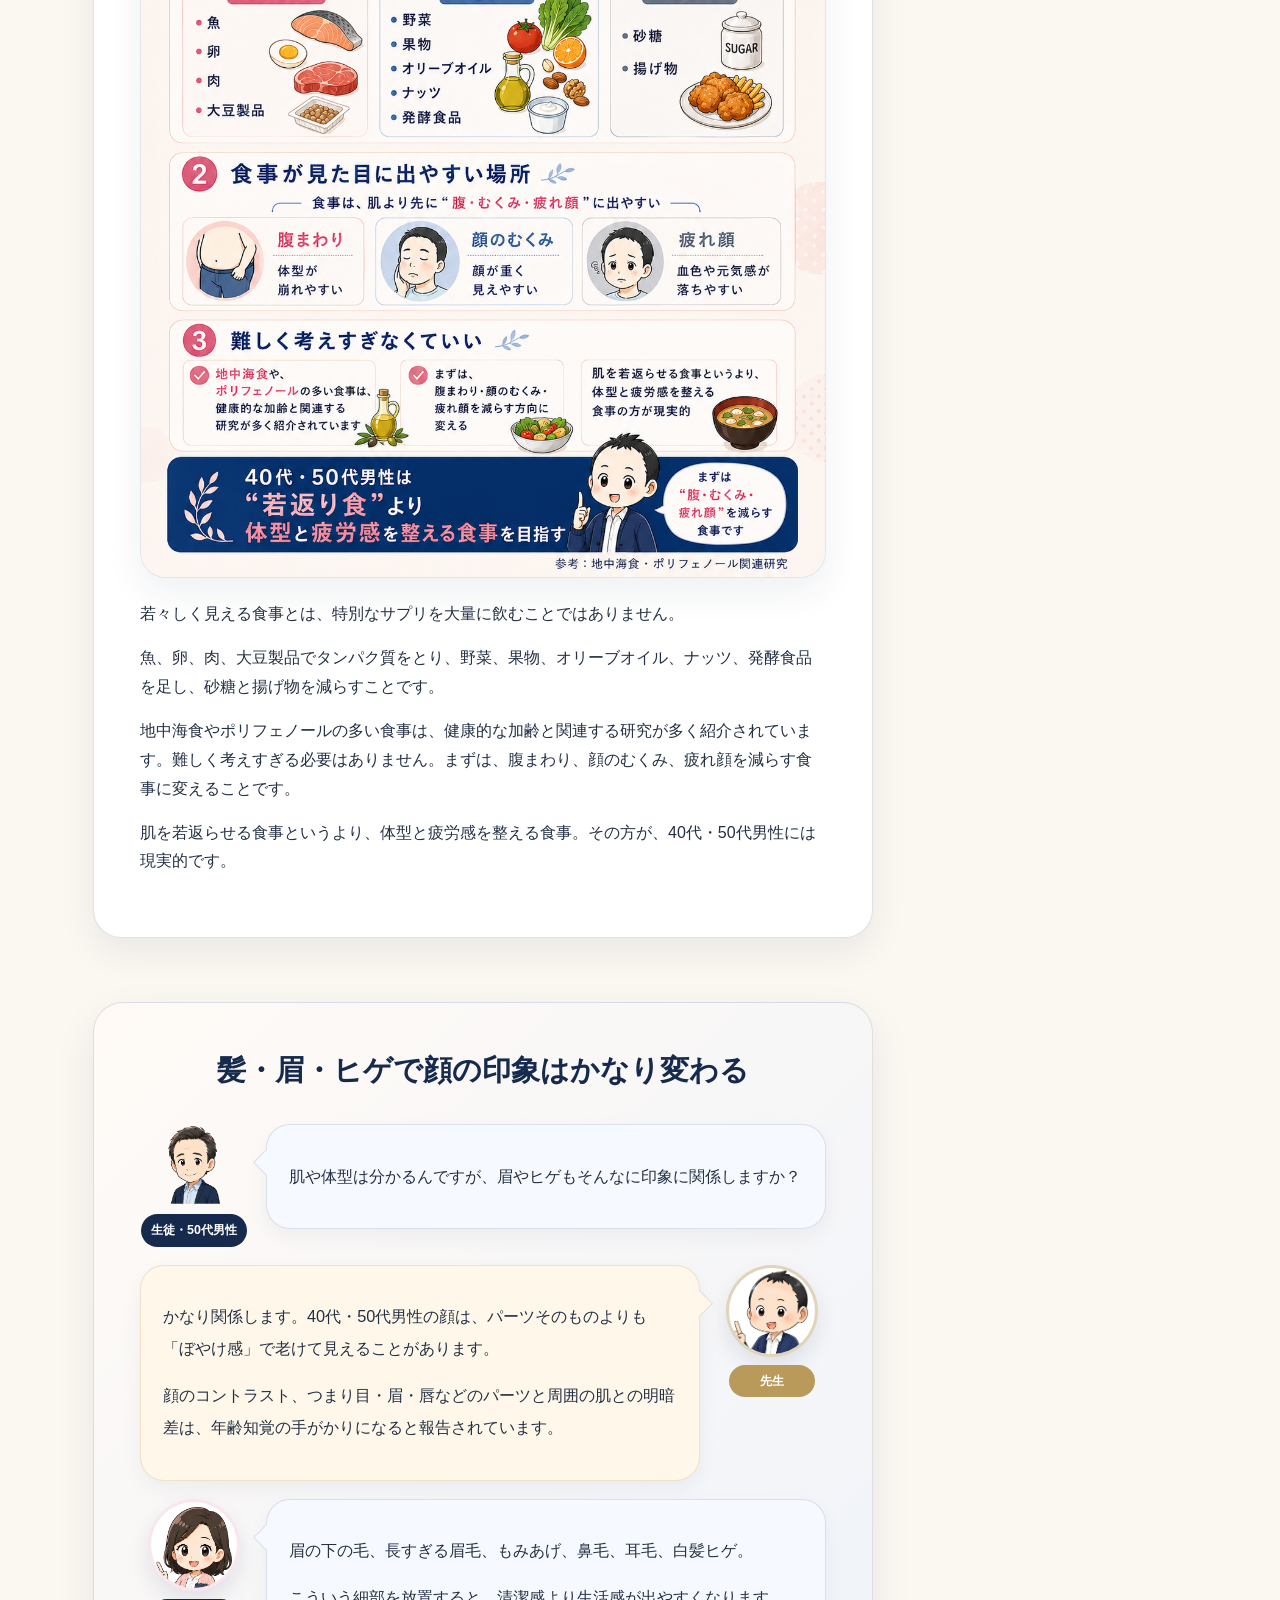
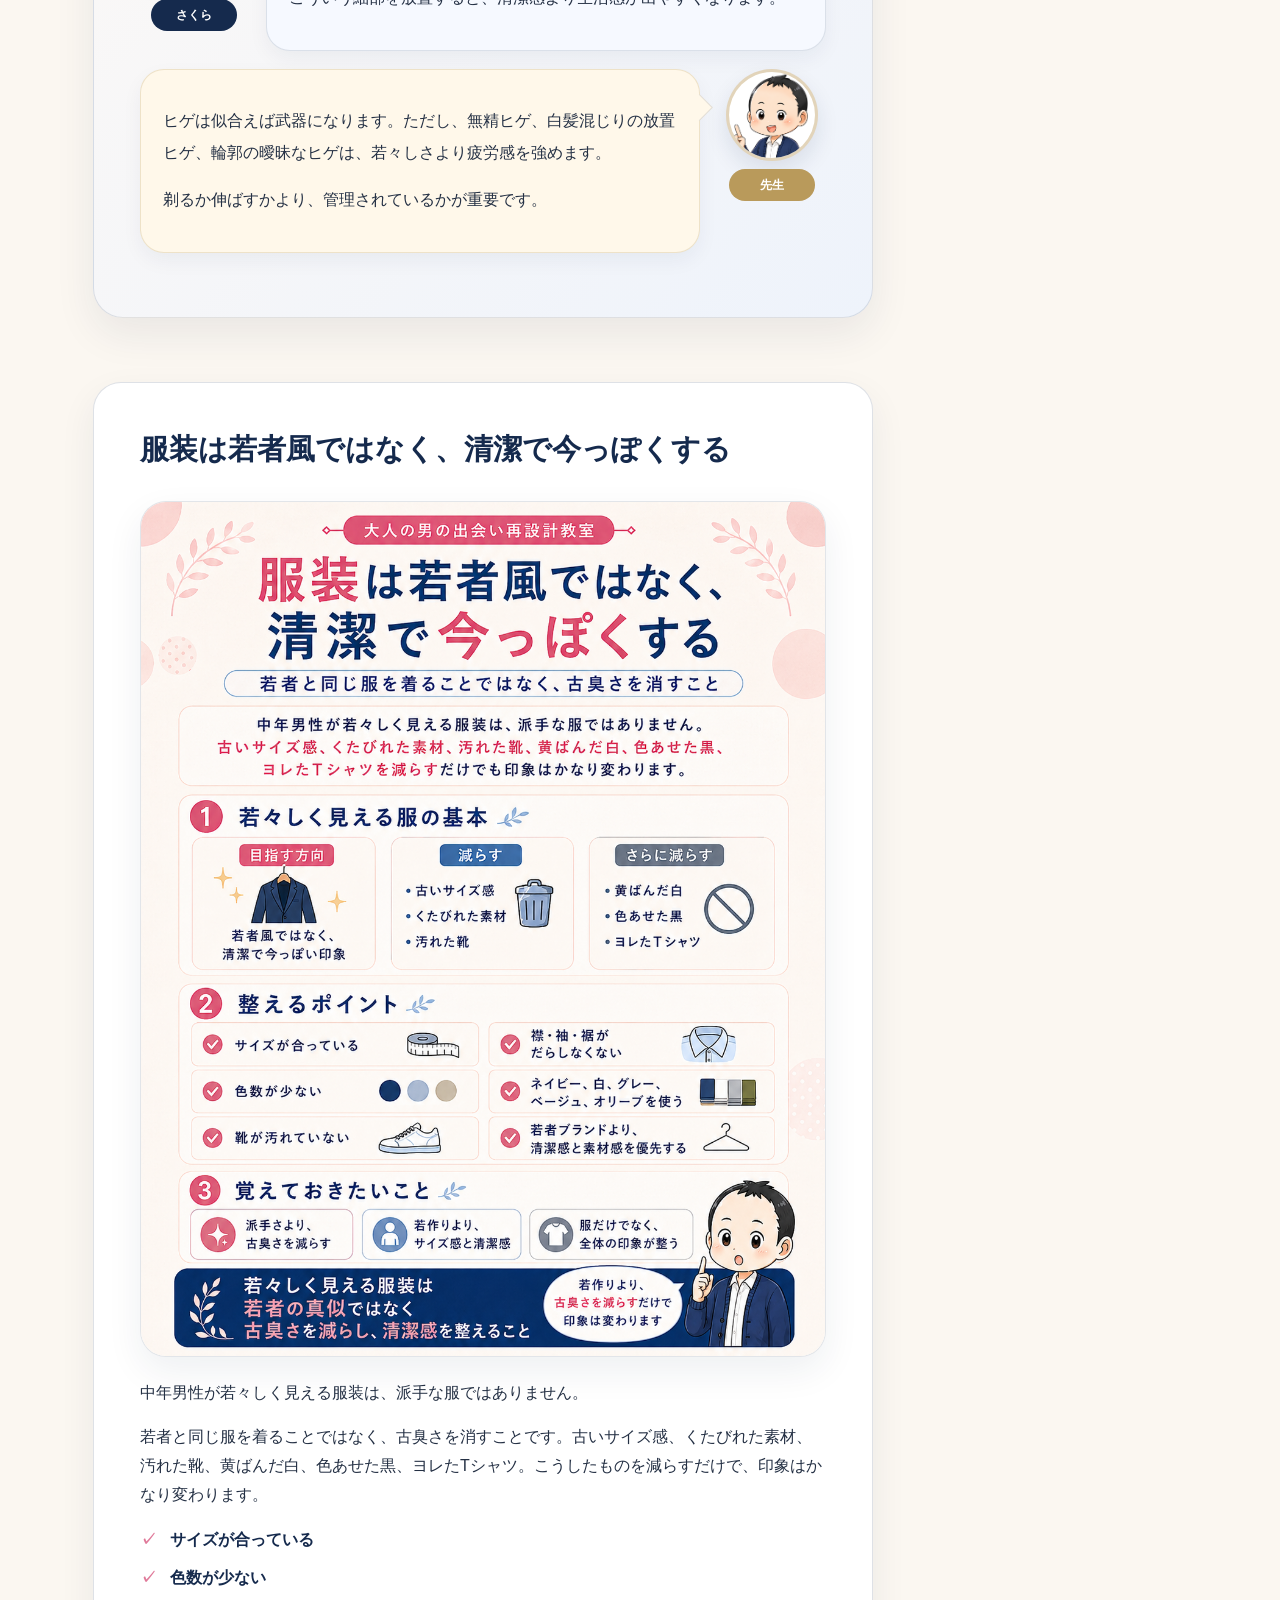
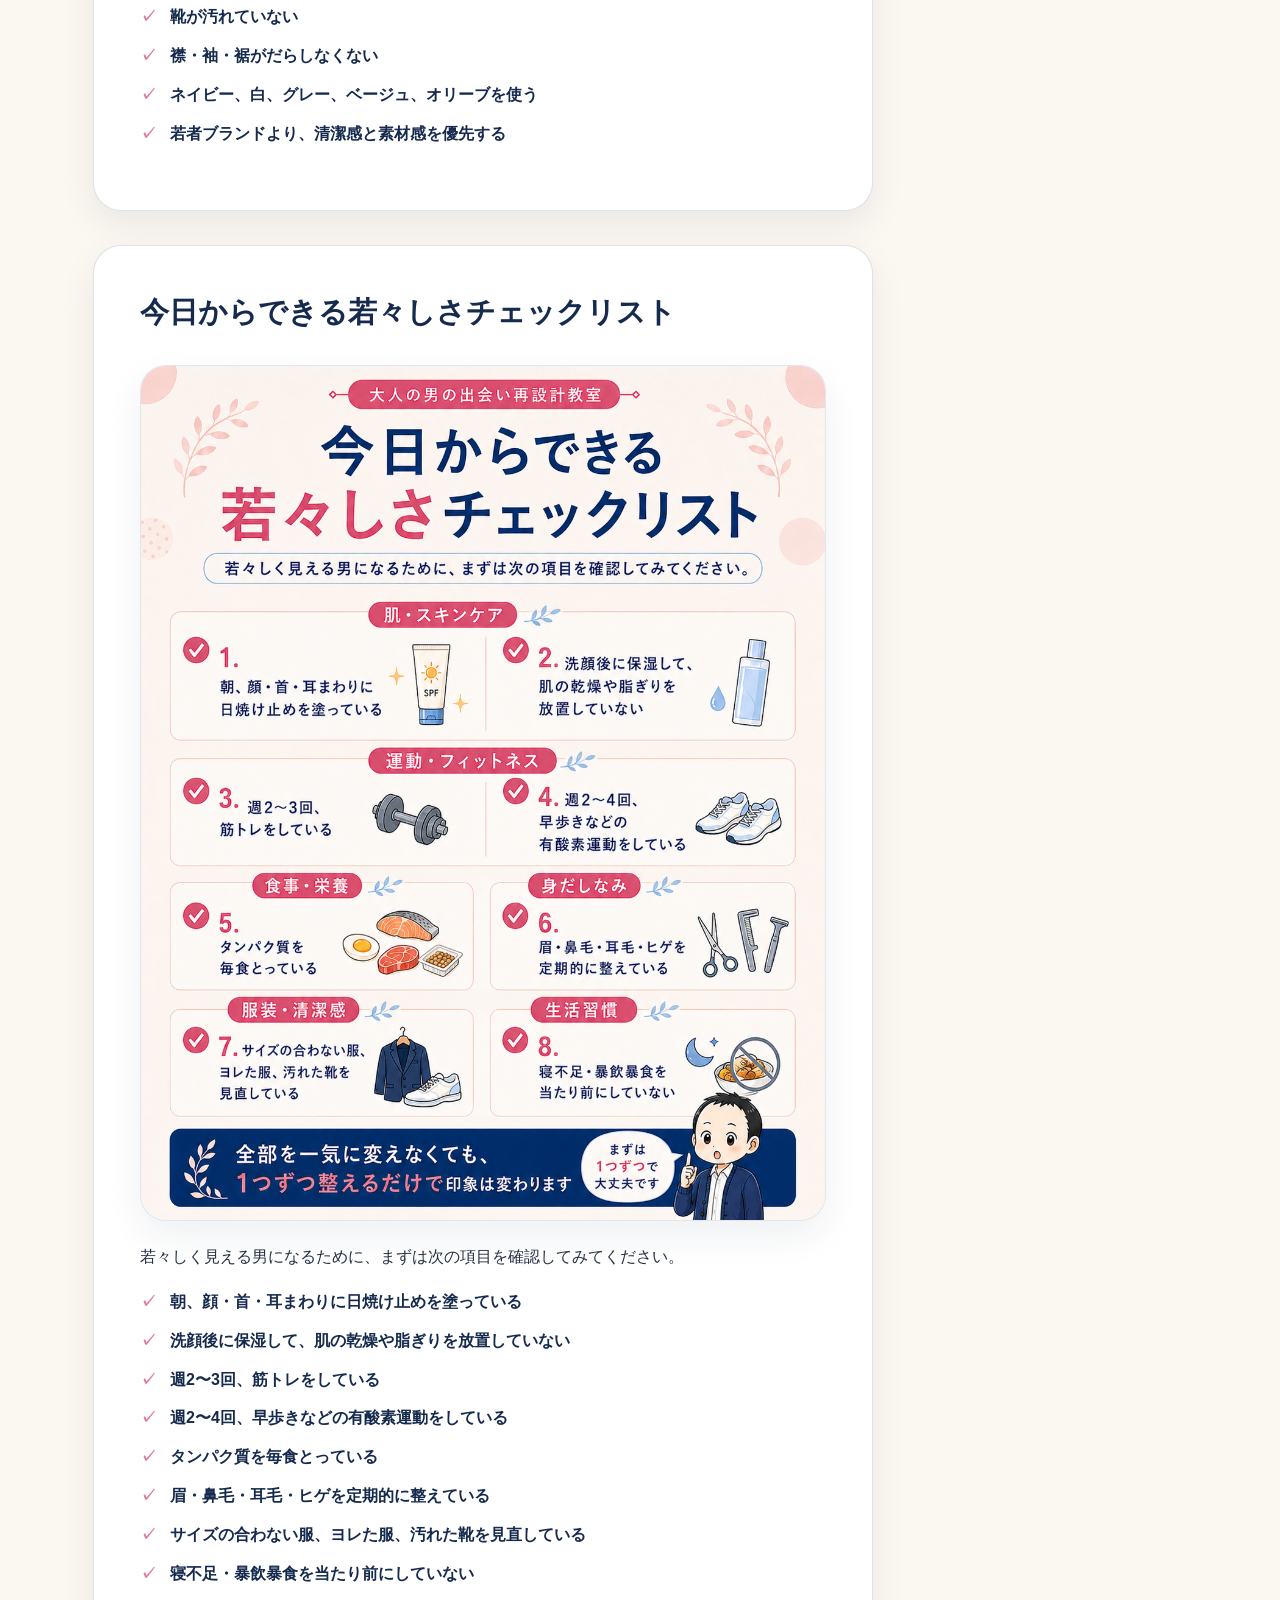
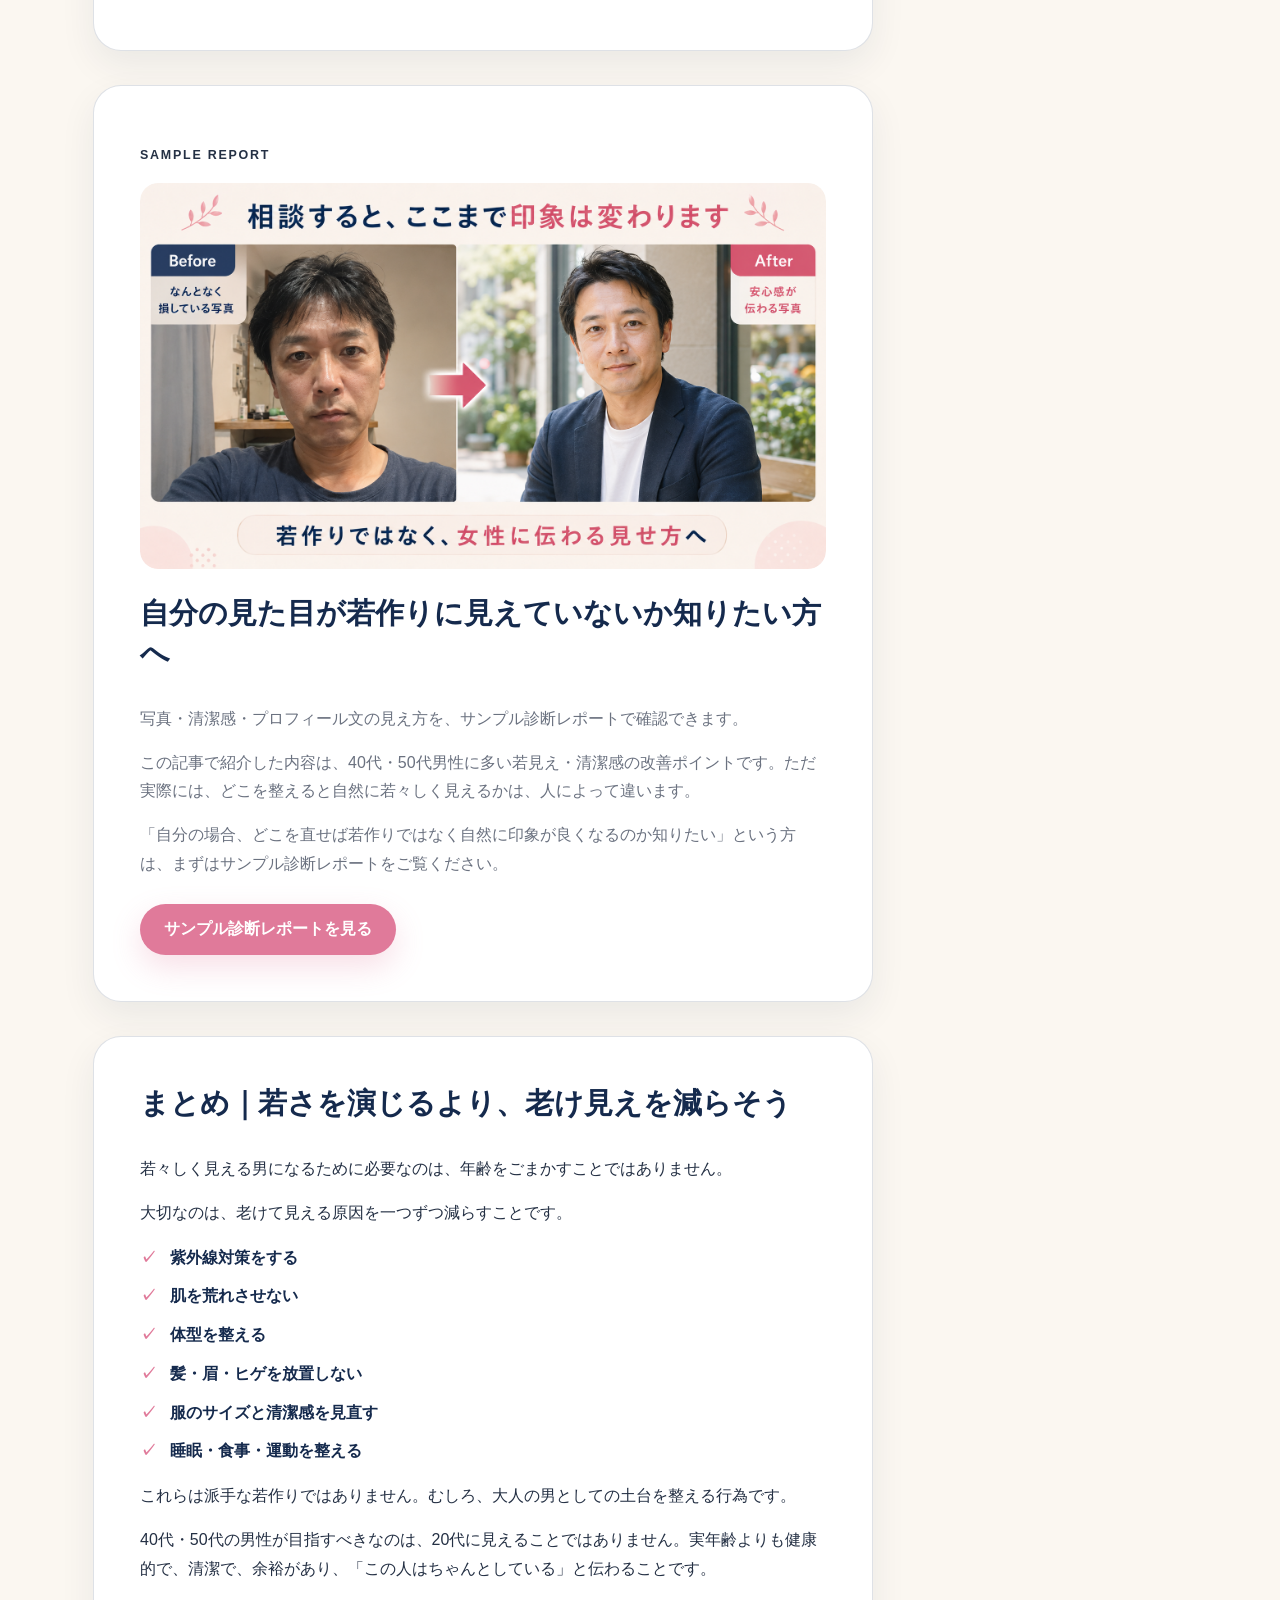
<file: youthful-looking-men.html>
<!DOCTYPE html>
<html lang="ja">
<head>
  <meta charset="UTF-8" />
  <meta name="viewport" content="width=device-width, initial-scale=1.0" />
  <title>若作りではなく若々しく見える男になる方法｜大人の男の出会い再設計教室</title>
  <meta name="description" content="40代・50代男性向けに、若作りではなく若々しく見える男になる方法を、紫外線対策・肌・体型・髪眉ヒゲ・服装・生活習慣の観点から解説します。" />
  <link rel="stylesheet" href="styles.css" />
  <link rel="stylesheet" href="components.css" />
  <link rel="stylesheet" href="article-visual-fixes.css" />
</head>
<body>
  <header class="site-header">
    <div class="container header-inner">
      <a class="site-logo" href="index.html" aria-label="大人の男の出会い再設計教室 ホーム">
        <img class="logo-character" src="assets/characters/teacher-new-icon.png" alt="案内役キャラクターのアイコン" />
        <span class="logo-text">大人の男の出会い再設計教室</span>
      </a>
      <button class="nav-toggle" aria-label="メニューを開く" aria-expanded="false">☰</button>
      <nav class="site-nav" aria-label="グローバルナビゲーション">
        <a href="index.html#intro">はじめての方へ</a>
        <a href="articles.html">記事一覧</a>
        <a href="index.html#photo">写真改善</a>
        <a href="index.html#clean">清潔感・若見え</a>
        <a href="index.html#profile">プロフィール改善</a>
        <a href="index.html#conversation">会話設計</a>
        <a href="service.html">サービス案内</a>
      </nav>
    </div>
  </header>

  <main>
    <article class="article-page">
      <section class="article-hero">
        <div class="container article-hero-grid">
          <div class="article-hero-copy">
            <p class="article-category-label">清潔感・若見え</p>
            <h1>若作りではなく若々しく見える男になる方法</h1>
            <p class="article-lead">40代・50代男性が目指すべきなのは、20代に見せることではありません。大切なのは、老け見え要因を減らし、健康感・清潔感・活力が伝わる状態を作ることです。この記事では、肌・体型・髪眉ヒゲ・服装・生活習慣を、研究や実践の両面から整理します。</p>
            <div class="article-meta">
              <span>2026.05.18</span>
              <span>読む時間：16分</span>
            </div>
          </div>
          <div class="article-hero-guide">
            <div class="speech-bubble">若く見せるより、老け見えを減らす。この考え方が大人の男性には合っています。</div>
            <img class="character-img article-guide-character" src="assets/characters/teacher-new-explain.png" alt="若々しく見える方法を解説する先生キャラクター" />
          </div>
        </div>
      </section>

      <div class="container article-layout">
        <div class="article-main">
          <figure class="article-block" style="padding:0; overflow:hidden;">
            <img
              src="assets/eyecatches/youthful-looking-men.png"
              alt="若作りではなく若々しく見える男になる方法のアイキャッチ画像"
              style="display:block; width:100%; height:auto;"
            />
          </figure>

          <!-- 目次は script.js が h2 から自動生成するため、目次HTMLは書かない -->

          <section class="article-conversation-block article-block" aria-label="若作りと若々しさの導入会話">
            <h2 class="article-conversation-block__title">導入｜若く見せようとするほど、老けて見えることがある</h2>

            <div class="conversation-row-v2 conversation-row-v2--student">
              <div class="conversation-person">
                <img class="conversation-person__image conversation-person__image--student" src="assets/characters/student-male-60s-icon.png" alt="50代男性の生徒キャラクター" />
                <span class="conversation-person__label">生徒・50代男性</span>
              </div>
              <div class="conversation-bubble-v2">
                <p>先生、マッチングアプリだと年齢で不利に感じます。</p>
                <p>少しでも若く見せた方がいいと思うんですが、若作りに見えるのも怖いんですよね。</p>
              </div>
            </div>

            <div class="conversation-row-v2 conversation-row-v2--teacher">
              <div class="conversation-bubble-v2">
                <p>そこは大事な感覚です。40代・50代男性が目指すべきなのは、20代に見せることではありません。</p>
                <p>若く見せようとするより、老けて見える原因を減らす方が、自然で説得力があります。</p>
              </div>
              <div class="conversation-person">
                <img class="conversation-person__image" src="assets/characters/teacher-new-explain.png" alt="若作りと若々しさの違いを説明する先生キャラクター" />
                <span class="conversation-person__label">先生</span>
              </div>
            </div>

            <div class="conversation-row-v2 conversation-row-v2--student">
              <div class="conversation-person">
                <img class="conversation-person__image" src="assets/characters/sakura-point.png" alt="女性目線で若々しさを補足する助手さくら" />
                <span class="conversation-person__label">さくら</span>
              </div>
              <div class="conversation-bubble-v2">
                <p>女性が見ているのは、実年齢より何歳若く見えるかだけではありません。</p>
                <p>清潔感があるか、疲れて見えないか、体型や服装が整っているか。そういう総合的な印象が「若々しい」に変わります。</p>
              </div>
            </div>
          </section>

          <section class="article-block">
            <h2>若作りと若々しく見える男は何が違うのか</h2>
            <figure class="article-infographic article-infographic--large article-infographic--bare reason-infographic">
  <img
    src="assets/infographics/youthful-vs-trying-to-look-young.png"
    alt="若く見せたい男と若々しく見える男の違いを比較したインフォグラフィック"
    loading="lazy"
  />
</figure>
          
            <p>若作りとは、年齢に合わない髪型・服装・言葉づかい・過剰な美容で、無理に若く見せようとしている印象になることです。</p>
            <p>一方で、若々しく見える男は、年齢を隠そうとしていません。肌、体型、姿勢、髪、服装、表情、生活習慣が整っていて、実年齢よりも健康的で、清潔で、活力があるように見えます。</p>
            <p>つまり、目指すべきは「年齢をごまかすこと」ではありません。老け見え要因を減らして、大人の男性としての土台を整えることです。</p>

            <div class="article-table-wrap" style="overflow-x:auto; margin:22px 0;">
              <table class="article-table" style="width:100%; border-collapse:collapse; min-width:680px;">
                <thead>
                  <tr>
                    <th style="text-align:left; padding:12px; border-bottom:1px solid rgba(21,42,77,.18);">項目</th>
                    <th style="text-align:left; padding:12px; border-bottom:1px solid rgba(21,42,77,.18);">若作り</th>
                    <th style="text-align:left; padding:12px; border-bottom:1px solid rgba(21,42,77,.18);">若々しく見える</th>
                  </tr>
                </thead>
                <tbody>
                  <tr><td style="padding:12px; border-bottom:1px solid rgba(21,42,77,.12);">目的</td><td style="padding:12px; border-bottom:1px solid rgba(21,42,77,.12);">年齢を隠す</td><td style="padding:12px; border-bottom:1px solid rgba(21,42,77,.12);">健康感・清潔感・活力を出す</td></tr>
                  <tr><td style="padding:12px; border-bottom:1px solid rgba(21,42,77,.12);">服装</td><td style="padding:12px; border-bottom:1px solid rgba(21,42,77,.12);">若者ブランドをそのまま着る</td><td style="padding:12px; border-bottom:1px solid rgba(21,42,77,.12);">サイズ・色・清潔感を整える</td></tr>
                  <tr><td style="padding:12px; border-bottom:1px solid rgba(21,42,77,.12);">肌</td><td style="padding:12px; border-bottom:1px solid rgba(21,42,77,.12);">不自然なツヤややりすぎ美容</td><td style="padding:12px; border-bottom:1px solid rgba(21,42,77,.12);">日焼け止め・保湿で荒れを減らす</td></tr>
                  <tr><td style="padding:12px; border-bottom:1px solid rgba(21,42,77,.12);">体型</td><td style="padding:12px; border-bottom:1px solid rgba(21,42,77,.12);">若者のような細さや筋肉を追う</td><td style="padding:12px; border-bottom:1px solid rgba(21,42,77,.12);">腹・姿勢・肩まわりを整える</td></tr>
                  <tr><td style="padding:12px;">印象</td><td style="padding:12px;">痛い、無理している</td><td style="padding:12px;">自然、清潔、余裕がある</td></tr>
                </tbody>
              </table>
            </div>
          </section>

          <section class="article-conversation-block article-block" aria-label="見た目年齢と健康状態の会話">
            <h2 class="article-conversation-block__title">見た目年齢は、健康状態とも関係している</h2>

            <div class="conversation-row-v2 conversation-row-v2--student">
              <div class="conversation-person">
                <img class="conversation-person__image conversation-person__image--student" src="assets/characters/student-male-60s-icon.png" alt="50代男性の生徒キャラクター" />
                <span class="conversation-person__label">生徒・50代男性</span>
              </div>
              <div class="conversation-bubble-v2">
                <p>でも、見た目年齢って、結局は主観ですよね？</p>
                <p>若く見えるかどうかは、人の好みの問題じゃないんですか。</p>
              </div>
            </div>

            <div class="conversation-row-v2 conversation-row-v2--teacher">
              <div class="conversation-bubble-v2">
                <p>完全に主観だけではありません。見た目年齢、つまり perceived age は、健康状態や加齢指標とも関連するとされています。</p>
                <p>40歳以上の男女を対象にしたRotterdam Studyでは、実年齢より若く見える人ほど、骨粗しょう症、COPD、白内障などが少なく、認知機能も良い傾向が報告されています。</p>
              </div>
              <div class="conversation-person">
                <img class="conversation-person__image" src="assets/characters/teacher-new-explain.png" alt="見た目年齢と健康状態を説明する先生キャラクター" />
                <span class="conversation-person__label">先生</span>
              </div>
            </div>

            <div class="conversation-row-v2 conversation-row-v2--student">
              <div class="conversation-person">
                <img class="conversation-person__image" src="assets/characters/sakura-support.png" alt="女性目線で健康感を補足する助手さくら" />
                <span class="conversation-person__label">さくら</span>
              </div>
              <div class="conversation-bubble-v2">
                <p>つまり、若々しさは表面だけの美容ではなく、生活習慣や体の状態が顔や雰囲気に出ている面もあるということですね。</p>
              </div>
            </div>

            <p class="article-note">参考：Rotterdam Study による perceived age と健康指標の研究</p>
          </section>

          <section class="article-block">
            <h2>老け見えを加速させる3大要因</h2>
            <figure class="article-infographic article-infographic--large article-infographic--bare reason-infographic">
  <img
    src="assets/infographics/three-aging-factors-men.png"
    alt="老け見えを加速させる3大要因を整理したインフォグラフィック"
    loading="lazy"
  />
</figure>
            <p>若々しく見える男になる第一歩は、何かを足すことではありません。まず、老け見えを加速させる要因を減らすことです。</p>

            <h3>1. 紫外線</h3>
            <p>顔の老化に関する研究では、紫外線が見た目年齢や皮膚老化に関係するとされています。シミ、くすみ、深いシワが増えると、実年齢以上に疲れて見えやすくなります。</p>

            <h3>2. 喫煙</h3>
            <p>喫煙も、顔の老化と関連しやすい要因として繰り返し報告されています。肌の色つや、シワ、血色、歯や口元の印象にも関わるため、清潔感にも影響します。</p>

            <h3>3. 睡眠不足・運動不足・食生活の乱れ</h3>
            <p>寝不足、運動不足、暴飲暴食は、腹まわり、むくみ、疲れ顔、姿勢に出ます。若々しく見える男は、特別な美容法より先に、生活習慣の土台が整っています。</p>
          </section>

          <section class="article-conversation-block article-block" aria-label="日焼け止めと肌ケアの会話">
            <h2 class="article-conversation-block__title">若々しく見える肌は、攻めすぎた肌ではなく荒れていない肌</h2>

            <div class="conversation-row-v2 conversation-row-v2--student">
              <div class="conversation-person">
                <img class="conversation-person__image conversation-person__image--student" src="assets/characters/student-male-60s-icon.png" alt="50代男性の生徒キャラクター" />
                <span class="conversation-person__label">生徒・50代男性</span>
              </div>
              <div class="conversation-bubble-v2">
                <p>男が日焼け止めとかスキンケアって、少し若作りっぽく見えませんか？</p>
              </div>
            </div>

            <div class="conversation-row-v2 conversation-row-v2--teacher">
              <div class="conversation-bubble-v2">
                <p>若作りではありません。日焼け止めは、肌を白くするためというより、シミ・くすみ・深いシワを増やさないための老け見え予防です。</p>
                <p>オーストラリアのランダム化比較試験では、毎日の日焼け止め使用群は4.5年後に皮膚老化の増加が検出されず、必要時だけ使う群より皮膚老化が少なかったと報告されています。</p>
              </div>
              <div class="conversation-person">
                <img class="conversation-person__image" src="assets/characters/teacher-new-explain.png" alt="日焼け止めの重要性を説明する先生キャラクター" />
                <span class="conversation-person__label">先生</span>
              </div>
            </div>

            <div class="conversation-row-v2 conversation-row-v2--student">
              <div class="conversation-person">
                <img class="conversation-person__image" src="assets/characters/sakura-point.png" alt="肌の清潔感を補足する助手さくら" />
                <span class="conversation-person__label">さくら</span>
              </div>
              <div class="conversation-bubble-v2">
                <p>40代・50代男性が目指す肌は、女性のような美肌ではありません。</p>
                <p>乾燥していない、赤みが強くない、脂ぎっていない、清潔に見える。まずはそれで十分です。</p>
              </div>
            </div>

            <div class="conversation-row-v2 conversation-row-v2--teacher">
              <div class="conversation-bubble-v2">
                <p>最低限は、洗顔、保湿、日焼け止めです。余裕があれば、レチノールやナイアシンアミドなどを慎重に取り入れるのも選択肢です。</p>
                <p>ただし、攻めすぎて赤み・皮むけ・ニキビが出るなら逆効果です。若々しく見える肌とは、荒れていない肌です。</p>
              </div>
              <div class="conversation-person">
                <img class="conversation-person__image" src="assets/characters/teacher-new-explain.png" alt="スキンケアを慎重に説明する先生キャラクター" />
                <span class="conversation-person__label">先生</span>
              </div>
            </div>

            <p class="article-note">参考：毎日の日焼け止め使用と皮膚老化に関するオーストラリアのランダム化比較試験、レチノイドと皮膚老化に関するレビュー</p>
          </section>

          <section class="article-block">
            <h2>体型を整えると、顔つきまで変わる</h2>
            <figure class="article-infographic article-infographic--large article-infographic--bare reason-infographic">
  <img
    src="assets/infographics/body-shape-changes-face-impression.png"
    alt="体型を整えると顔つきまで変わる理由と実践ポイントを整理したインフォグラフィック"
    loading="lazy"
  />
</figure>
            <p>若々しく見える中年男性は、必ずしも細マッチョではありません。大事なのは、腹だけ出ていないこと、背中が丸まりすぎていないこと、肩まわりに少し厚みがあることです。</p>
            <p>2023年のScientific Reportsの研究では、16週間の介入で、有酸素運動と筋トレの両方が皮膚弾力や真皮構造を改善し、筋トレでは真皮厚の改善も見られたと報告されています。対象は中年日本人女性ですが、運動が皮膚老化にも影響し得るという根拠として参考になります。</p>
            <p>40代・50代男性は、腹だけ落とそうとするより、肩・胸・背中・尻・脚を鍛えてシルエットを整える方が、見た目の変化が出やすいです。</p>

            <ul class="article-check-list">
              <li>週2〜3回、筋トレをする</li>
              <li>週2〜4回、早歩きを入れる</li>
              <li>毎日、軽いストレッチで姿勢を整える</li>
              <li>毎食、タンパク質を入れる</li>
              <li>酒・菓子・揚げ物を減らす</li>
            </ul>

            <p class="article-note">参考：Scientific Reports 2023年の運動介入研究</p>
          </section>

          <section class="article-block">
            <h2>食事は、肌より先に腹・むくみ・疲れ顔に出る</h2>
            <figure class="article-infographic article-infographic--large article-infographic--bare reason-infographic">
  <img
    src="assets/infographics/diet-shows-on-belly-face-fatigue.png"
    alt="食事が腹まわり、むくみ、疲れ顔に与える影響と、若々しく見える食事のポイントを整理したインフォグラフィック"
    loading="lazy"
  />
</figure>
            <p>若々しく見える食事とは、特別なサプリを大量に飲むことではありません。</p>
            <p>魚、卵、肉、大豆製品でタンパク質をとり、野菜、果物、オリーブオイル、ナッツ、発酵食品を足し、砂糖と揚げ物を減らすことです。</p>
            <p>地中海食やポリフェノールの多い食事は、健康的な加齢と関連する研究が多く紹介されています。難しく考えすぎる必要はありません。まずは、腹まわり、顔のむくみ、疲れ顔を減らす食事に変えることです。</p>
            <p>肌を若返らせる食事というより、体型と疲労感を整える食事。その方が、40代・50代男性には現実的です。</p>
          </section>

          <section class="article-conversation-block article-block" aria-label="髪眉ヒゲの整え方の会話">
            <h2 class="article-conversation-block__title">髪・眉・ヒゲで顔の印象はかなり変わる</h2>

            <div class="conversation-row-v2 conversation-row-v2--student">
              <div class="conversation-person">
                <img class="conversation-person__image conversation-person__image--student" src="assets/characters/student-male-60s-icon.png" alt="50代男性の生徒キャラクター" />
                <span class="conversation-person__label">生徒・50代男性</span>
              </div>
              <div class="conversation-bubble-v2">
                <p>肌や体型は分かるんですが、眉やヒゲもそんなに印象に関係しますか？</p>
              </div>
            </div>

            <div class="conversation-row-v2 conversation-row-v2--teacher">
              <div class="conversation-bubble-v2">
                <p>かなり関係します。40代・50代男性の顔は、パーツそのものよりも「ぼやけ感」で老けて見えることがあります。</p>
                <p>顔のコントラスト、つまり目・眉・唇などのパーツと周囲の肌との明暗差は、年齢知覚の手がかりになると報告されています。</p>
              </div>
              <div class="conversation-person">
                <img class="conversation-person__image" src="assets/characters/teacher-new-explain.png" alt="髪眉ヒゲと顔の印象を説明する先生キャラクター" />
                <span class="conversation-person__label">先生</span>
              </div>
            </div>

            <div class="conversation-row-v2 conversation-row-v2--student">
              <div class="conversation-person">
                <img class="conversation-person__image" src="assets/characters/sakura-point.png" alt="眉やヒゲの印象を補足する助手さくら" />
                <span class="conversation-person__label">さくら</span>
              </div>
              <div class="conversation-bubble-v2">
                <p>眉の下の毛、長すぎる眉毛、もみあげ、鼻毛、耳毛、白髪ヒゲ。</p>
                <p>こういう細部を放置すると、清潔感より生活感が出やすくなります。</p>
              </div>
            </div>

            <div class="conversation-row-v2 conversation-row-v2--teacher">
              <div class="conversation-bubble-v2">
                <p>ヒゲは似合えば武器になります。ただし、無精ヒゲ、白髪混じりの放置ヒゲ、輪郭の曖昧なヒゲは、若々しさより疲労感を強めます。</p>
                <p>剃るか伸ばすかより、管理されているかが重要です。</p>
              </div>
              <div class="conversation-person">
                <img class="conversation-person__image" src="assets/characters/teacher-new-explain.png" alt="ヒゲ管理の重要性を説明する先生キャラクター" />
                <span class="conversation-person__label">先生</span>
              </div>
            </div>
          </section>

          <section class="article-block">
            <h2>服装は若者風ではなく、清潔で今っぽくする</h2>
            <figure class="article-infographic article-infographic--large article-infographic--bare reason-infographic">
  <img
    src="assets/infographics/clean-modern-fashion-for-middle-aged-men.png"
    alt="中年男性が若者風ではなく清潔で今っぽく見える服装のポイントを整理したインフォグラフィック"
    loading="lazy"
  />
</figure>
            <p>中年男性が若々しく見える服装は、派手な服ではありません。</p>
            <p>若者と同じ服を着ることではなく、古臭さを消すことです。古いサイズ感、くたびれた素材、汚れた靴、黄ばんだ白、色あせた黒、ヨレたTシャツ。こうしたものを減らすだけで、印象はかなり変わります。</p>
            <ul class="article-check-list">
              <li>サイズが合っている</li>
              <li>色数が少ない</li>
              <li>靴が汚れていない</li>
              <li>襟・袖・裾がだらしなくない</li>
              <li>ネイビー、白、グレー、ベージュ、オリーブを使う</li>
              <li>若者ブランドより、清潔感と素材感を優先する</li>
            </ul>
          </section>

          <section class="article-block">
            <h2>今日からできる若々しさチェックリスト</h2>
            <figure class="article-infographic article-infographic--large article-infographic--bare reason-infographic">
  <img
    src="assets/infographics/youthful-checklist-for-men.png"
    alt="今日からできる若々しさチェックリストを整理したインフォグラフィック"
    loading="lazy"
  />
</figure>
            <p>若々しく見える男になるために、まずは次の項目を確認してみてください。</p>
            <ul class="article-check-list">
              <li>朝、顔・首・耳まわりに日焼け止めを塗っている</li>
              <li>洗顔後に保湿して、肌の乾燥や脂ぎりを放置していない</li>
              <li>週2〜3回、筋トレをしている</li>
              <li>週2〜4回、早歩きなどの有酸素運動をしている</li>
              <li>タンパク質を毎食とっている</li>
              <li>眉・鼻毛・耳毛・ヒゲを定期的に整えている</li>
              <li>サイズの合わない服、ヨレた服、汚れた靴を見直している</li>
              <li>寝不足・暴飲暴食を当たり前にしていない</li>
            </ul>
          </section>

          <section class="article-block service-mini-cta">
            <div class="service-copy">
              <p class="eyebrow">Profile Redesign</p>
              <figure class="article-visual cta-visual">
                <img
                  src="assets/ctas/profile-redesign-before-after.png"
                  alt="プロフィール全体を整えることで印象が変わるイメージ"
                  loading="lazy"
                />
              </figure>
              <h2>プロフィール写真の印象まで整えたい方へ</h2>
              <p>若々しく見えるために整えた肌・髪・服装・体型は、マッチングアプリのプロフィール写真にもそのまま出ます。</p>
              <p>大人の男の出会い再設計教室では、若作りではなく、女性に伝わる見せ方へ再設計することを大切にしています。</p>
              <a class="btn btn-primary" href="service.html">プロフィール再設計相談を見る</a>
            </div>
          </section>

          <section class="article-block">
            <h2>まとめ｜若さを演じるより、老け見えを減らそう</h2>
            <p>若々しく見える男になるために必要なのは、年齢をごまかすことではありません。</p>
            <p>大切なのは、老けて見える原因を一つずつ減らすことです。</p>
            <ul class="article-check-list">
              <li>紫外線対策をする</li>
              <li>肌を荒れさせない</li>
              <li>体型を整える</li>
              <li>髪・眉・ヒゲを放置しない</li>
              <li>服のサイズと清潔感を見直す</li>
              <li>睡眠・食事・運動を整える</li>
            </ul>
            <p>これらは派手な若作りではありません。むしろ、大人の男としての土台を整える行為です。</p>
            <p>40代・50代の男性が目指すべきなのは、20代に見えることではありません。実年齢よりも健康的で、清潔で、余裕があり、「この人はちゃんとしている」と伝わることです。</p>
          </section>

          <section class="article-block">
            <h2>次に読みたい関連記事</h2>
            <p>若々しさは、写真・清潔感・プロフィール文の印象ともつながっています。あわせて整えていきましょう。</p>
            <ul class="article-check-list">
              <li><a href="middle-aged-men-cleanliness-mistakes.html">清潔感がないと思われる中年男性の共通点</a></li>
              <li><a href="profile-photo-ng-40s-men.html">40代男性のプロフィール写真で損するNG例</a></li>
              <li><a href="profile-text-safe-adult-men.html">女性が安心する大人の男のプロフィール文とは</a></li>
              <li><a href="why-50s-men-get-no-likes.html">50代男性がマッチングアプリでいいねをもらえない理由</a></li>
            </ul>
          </section>
        </div>

        <aside class="article-sidebar">
          <div class="sidebar-card">
            <p class="eyebrow">Guide</p>
            <h3>この記事の案内役</h3>
            <img class="character-img sidebar-character" src="assets/characters/teacher-new-icon.png" alt="案内役キャラクター" />
            <p>若く見せようとするより、老け見えの原因を減らす。そこから自然な若々しさを作っていきましょう。</p>
          </div>

          <div class="sidebar-card">
            <h3>関連テーマ</h3>
            <ul class="sidebar-link-list">
              <li><a href="index.html#photo">写真改善</a></li>
              <li><a href="index.html#clean">清潔感・若見え</a></li>
              <li><a href="index.html#profile">プロフィール改善</a></li>
              <li><a href="index.html#conversation">会話設計</a></li>
              <li><a href="service.html">サービス案内</a></li>
            </ul>
          </div>
        </aside>
      </div>
    </article>
  </main>

  <footer class="site-footer">
    <div class="container footer-inner">
      <div class="footer-brand">
        <img class="footer-character" src="assets/characters/teacher-new-icon.png" alt="案内役キャラクターの小さなアイコン" />
        <p class="footer-logo">大人の男の出会い再設計教室</p>
      </div>
      <p>年齢を変えることはできない。けれど、見せ方は変えられる。</p>
    </div>
  </footer>

  <script src="script.js"></script>
</body>
</html>
</file>
<file: styles.css>
:root {
  --navy: #152a4d;
  --navy-deep: #0f2038;
  --pink: #e07a9a;
  --pink-soft: #f8d9e2;
  --gold: #b99a5b;
  --greige: #e7ddd0;
  --cream: #fbf7f1;
  --white: #ffffff;
  --charcoal: #243044;
  --muted: #6b7280;
  --border: rgba(21, 42, 77, 0.14);
  --shadow: 0 20px 50px rgba(21, 42, 77, 0.12);
  --radius: 26px;
}

* { box-sizing: border-box; }
html { scroll-behavior: smooth; }
body {
  margin: 0;
  font-family: -apple-system, BlinkMacSystemFont, "Hiragino Sans", "Yu Gothic", "YuGothic", "Noto Sans JP", sans-serif;
  color: var(--charcoal);
  background: var(--cream);
  line-height: 1.8;
}
a { color: inherit; text-decoration: none; }
.container { width: min(1120px, calc(100% - 40px)); margin: 0 auto; }

.site-header {
  position: sticky;
  top: 0;
  z-index: 20;
  background: rgba(251, 247, 241, 0.94);
  backdrop-filter: blur(16px);
  border-bottom: 1px solid var(--border);
}
.header-inner { min-height: 74px; display: flex; align-items: center; justify-content: space-between; gap: 24px; }
.site-logo { display: inline-flex; align-items: center; gap: 12px; font-weight: 800; color: var(--navy); }
.logo-character { width: 44px; height: 44px; object-fit: cover; object-position: top center; border-radius: 50%; background: var(--white); border: 2px solid var(--pink-soft); box-shadow: 0 6px 18px rgba(21,42,77,0.12); }
.logo-text { letter-spacing: 0.04em; }
.site-nav { display: flex; align-items: center; gap: 16px; font-size: 0.88rem; color: var(--navy); }
.site-nav a { opacity: 0.84; }
.site-nav a:hover { opacity: 1; color: var(--pink); }
.nav-toggle { display: none; border: 1px solid var(--border); background: var(--white); border-radius: 12px; padding: 8px 10px; color: var(--navy); font-size: 1.2rem; }

.hero, .service-hero, .article-hero, .articles-index-hero {
  padding: 86px 0 72px;
  background:
    radial-gradient(circle at 88% 18%, rgba(224, 122, 154, 0.18), transparent 30%),
    radial-gradient(circle at 8% 18%, rgba(185, 154, 91, 0.12), transparent 28%),
    linear-gradient(135deg, #fffaf5 0%, #f3eadf 100%);
}
.hero-grid, .service-hero-grid, .article-hero-grid, .articles-index-grid { display: grid; grid-template-columns: 1.05fr 0.95fr; gap: 44px; align-items: center; }
.eyebrow { margin: 0 0 12px; color: var(--pink); font-weight: 900; letter-spacing: 0.14em; text-transform: uppercase; font-size: 0.78rem; }
h1, h2, h3 { color: var(--navy); line-height: 1.35; }
h1 { margin: 0; font-size: clamp(2.15rem, 4.7vw, 4.1rem); letter-spacing: -0.045em; }
h1 span { color: var(--pink); }
.hero-lead, .article-lead { margin: 24px 0 0; max-width: 680px; color: var(--muted); font-size: 1.08rem; }
.hero-actions { display: flex; flex-wrap: wrap; gap: 14px; margin-top: 32px; }
.btn { display: inline-flex; justify-content: center; align-items: center; min-height: 48px; padding: 12px 22px; border-radius: 999px; font-weight: 900; transition: transform 0.2s ease, box-shadow 0.2s ease; }
.btn:hover { transform: translateY(-2px); }
.btn-primary { background: var(--navy); color: var(--white); box-shadow: 0 12px 30px rgba(21, 42, 77, 0.2); }
.btn-secondary { background: var(--pink); color: var(--white); box-shadow: 0 12px 30px rgba(224, 122, 154, 0.22); }

.guide-panel, .service-hero-card, .article-hero-guide, .articles-index-guide {
  position: relative;
  min-height: 430px;
  padding: 28px;
  border-radius: calc(var(--radius) + 10px);
  background: rgba(255,255,255,0.84);
  border: 1px solid rgba(21,42,77,0.12);
  box-shadow: var(--shadow);
  overflow: hidden;
}
.hero-guide::before { display: none; }
.speech-bubble {
  position: relative;
  z-index: 3;
  display: inline-block;
  max-width: 310px;
  padding: 16px 18px;
  border-radius: 22px;
  background: var(--white);
  border: 1px solid var(--border);
  color: var(--navy);
  font-weight: 800;
  box-shadow: 0 12px 30px rgba(21,42,77,0.08);
}
.speech-bubble::after {
  content: "";
  position: absolute;
  right: 28px;
  bottom: -12px;
  width: 22px;
  height: 22px;
  background: var(--white);
  border-right: 1px solid var(--border);
  border-bottom: 1px solid var(--border);
  transform: rotate(45deg);
}
.speech-bubble.small { font-size: 0.9rem; max-width: 230px; }

.character-img { display: block; width: 100%; height: auto; object-fit: contain; filter: drop-shadow(0 18px 26px rgba(21,42,77,0.16)); }
.hero-character { max-width: 320px; margin: 4px auto 0; position: relative; z-index: 2; }
.service-main-character { max-width: 300px; margin: 10px auto 0; }
.article-guide-character { max-width: 260px; margin: 18px auto 0; }
.small-character { width: 112px; flex: 0 0 112px; }
.medium-character { max-width: 220px; }
.classroom-card { position: relative; z-index: 2; margin-top: 10px; padding: 18px; border-radius: 20px; background: #fff7ed; border: 1px dashed rgba(224,122,154,0.4); }
.classroom-card span { color: var(--pink); font-weight: 900; }
.classroom-card p { margin: 6px 0 0; color: var(--muted); }

.section { padding: 78px 0; }
.section-heading { max-width: 800px; margin-bottom: 34px; }
.section-heading.centered { margin-inline: auto; text-align: center; }
.section-heading.with-mascot { display: flex; align-items: center; justify-content: space-between; gap: 28px; max-width: 100%; }
.section-heading h2, .concept-box h2, .service-box h2, .final-cta-box h2 { margin: 0; font-size: clamp(1.75rem, 3.1vw, 2.8rem); }
.section-heading p:not(.eyebrow) { color: var(--muted); }
.mini-guide {
  position: relative;
  display: block;
  width: 330px;
  min-height: 170px;
  padding-top: 8px;
}
.mini-guide .small-character {
  position: absolute;
  left: 0;
  bottom: 0;
  width: 98px;
  height: auto;
  z-index: 2;
}
.mini-guide .speech-bubble.small {
  position: absolute;
  left: 78px;
  top: 0;
  margin: 0;
  max-width: 230px;
  z-index: 3;
}
.mini-guide .speech-bubble.small::after {
  left: 22px;
  right: auto;
  bottom: -10px;
  width: 18px;
  height: 18px;
  transform: rotate(45deg);
}

.problem-grid { display: grid; grid-template-columns: repeat(3, 1fr); gap: 16px; }
.problem-card { display: flex; align-items: center; gap: 12px; padding: 22px; border-radius: var(--radius); background: var(--white); border: 1px solid var(--border); color: var(--navy); font-weight: 800; box-shadow: 0 10px 24px rgba(21,42,77,0.06); }
.problem-card span { display: grid; place-items: center; width: 40px; height: 40px; border-radius: 50%; background: #fff1f5; flex: 0 0 40px; }

.concept-section, .review-section { background: #fff9f2; }
.concept-box { display: grid; grid-template-columns: 1.05fr 0.95fr; gap: 34px; align-items: center; padding: 34px; border-radius: calc(var(--radius) + 10px); background: var(--white); border: 1px solid var(--border); box-shadow: var(--shadow); }
.concept-text p:not(.eyebrow) { color: var(--muted); font-size: 1.03rem; }
.concept-guide { display: flex; align-items: center; justify-content: center; gap: 18px; flex-wrap: wrap; }
.review-list { display: grid; gap: 12px; }
.review-list div { padding: 16px 18px; border-radius: 18px; background: #fff7ed; border: 1px solid rgba(224,122,154,0.18); }
.review-list strong { display: block; color: var(--navy); }
.review-list span { color: var(--muted); }

.category-grid { display: grid; grid-template-columns: repeat(3, 1fr); gap: 18px; }
.category-card, .article-card, .flow-card { padding: 25px; background: var(--white); border: 1px solid var(--border); border-radius: calc(var(--radius) + 4px); box-shadow: 0 14px 36px rgba(21,42,77,0.07); }
.category-card { position: relative; overflow: hidden; }
.category-card::after { content: ""; position: absolute; right: -28px; bottom: -28px; width: 100px; height: 100px; border-radius: 50%; background: rgba(224,122,154,0.08); }
.category-icon { display: grid; place-items: center; width: 58px; height: 58px; border-radius: 18px; background: #fff1f5; font-size: 1.5rem; margin-bottom: 14px; }
.category-card span { display: inline-block; color: var(--pink); font-weight: 900; letter-spacing: 0.14em; }
.category-card h3 { margin: 10px 0 8px; font-size: 1.24rem; }
.category-card p { color: var(--muted); margin: 0; }
.category-card.featured { background: linear-gradient(135deg, var(--navy), #253c5c); color: var(--white); }
.category-card.featured h3, .category-card.featured p { color: var(--white); }
.category-card.featured .category-icon { background: rgba(255,255,255,0.16); }

.articles-section, .flow-section { background: #f2e9df; }
.article-grid, .flow-grid { display: grid; grid-template-columns: repeat(3, 1fr); gap: 18px; }
.article-thumb { height: 138px; display: grid; place-items: center; border-radius: 18px; background: linear-gradient(135deg, #fff, #f7dce5); color: var(--navy); font-weight: 900; letter-spacing: 0.08em; }
.article-label { margin: 18px 0 8px; color: var(--pink); font-size: 0.82rem; font-weight: 900; }
.article-card h3 { margin: 0; font-size: 1.1rem; }
.flow-card span { display: grid; place-items: center; width: 42px; height: 42px; border-radius: 50%; background: var(--navy); color: var(--white); font-weight: 900; margin-bottom: 14px; }
.flow-card h3 { margin: 0 0 8px; }
.flow-card p { margin: 0; color: var(--muted); }

.service-section, .reassurance-section { background: linear-gradient(135deg, #fff5f2, #eef3fb); }
.service-box { display: grid; grid-template-columns: 1.1fr 0.9fr; gap: 30px; align-items: center; padding: clamp(30px, 6vw, 62px); border-radius: calc(var(--radius) + 10px); background: var(--white); border: 1px solid var(--border); box-shadow: var(--shadow); }
.service-copy p:not(.eyebrow) { color: var(--muted); }
.reassurance-list { display: grid; gap: 8px; padding: 0; margin: 22px 0; list-style: none; }
.reassurance-list li { position: relative; padding-left: 28px; color: var(--navy); font-weight: 800; }
.reassurance-list li::before { content: "✓"; position: absolute; left: 0; color: var(--pink); }
.service-guide { display: flex; align-items: center; justify-content: center; gap: 18px; flex-wrap: wrap; }
.service-box .btn { background: var(--pink); color: var(--white); }

.final-cta-section { background: var(--cream); }
.final-cta-box { text-align: center; padding: clamp(32px, 6vw, 64px); border-radius: calc(var(--radius) + 10px); background: var(--white); border: 1px solid var(--border); box-shadow: var(--shadow); }
.final-cta-box p:not(.eyebrow) { color: var(--muted); max-width: 720px; margin: 18px auto 26px; }
.cta-note { font-size: 0.85rem; color: var(--muted); margin-top: 16px !important; }

.article-category-label { display: inline-flex; padding: 6px 14px; border-radius: 999px; background: var(--pink); color: var(--white); font-weight: 900; font-size: 0.82rem; margin: 0 0 16px; }
.article-meta { display: flex; flex-wrap: wrap; gap: 12px; margin-top: 24px; color: var(--muted); font-size: 0.9rem; }
.article-meta span { padding: 6px 12px; border-radius: 999px; background: rgba(255,255,255,0.72); border: 1px solid var(--border); }
.article-layout { display: grid; grid-template-columns: minmax(0, 1fr) 300px; gap: 34px; align-items: start; padding: 72px 0; }
.article-main { display: grid; gap: 28px; }
.article-block, .article-callout, .article-service-cta, .sidebar-card { background: var(--white); border: 1px solid var(--border); border-radius: calc(var(--radius) + 2px); box-shadow: 0 14px 36px rgba(21,42,77,0.07); }
.article-block { padding: clamp(24px, 4vw, 42px); }
.article-block h2 { margin-top: 0; font-size: clamp(1.45rem, 2.3vw, 2rem); }
.article-block p { color: var(--charcoal); }
.article-check-list { display: grid; gap: 10px; padding: 0; list-style: none; }
.article-check-list li { position: relative; padding-left: 30px; font-weight: 800; color: var(--navy); }
.article-check-list li::before { content: "✓"; position: absolute; left: 0; color: var(--pink); }
.article-callout { display: grid; grid-template-columns: 86px 1fr; gap: 18px; align-items: center; padding: 20px; background: #fff7ed; }
.callout-character { max-width: 86px; filter: none; }
.article-callout strong { color: var(--pink); }
.article-callout p { margin: 4px 0 0; color: var(--muted); }
.article-step-list { display: grid; gap: 12px; padding: 0; list-style: none; }
.article-step-list li { display: grid; gap: 4px; padding: 18px; border-radius: 18px; background: #fff7ed; border: 1px solid rgba(224,122,154,0.18); }
.article-step-list strong { color: var(--navy); }
.article-step-list span { color: var(--muted); }
.article-service-cta { display: grid; grid-template-columns: 1fr 190px; gap: 24px; align-items: center; padding: clamp(26px, 4vw, 42px); background: linear-gradient(135deg, #fff5f2, #eef3fb); }
.article-service-cta h2 { margin: 0; }
.article-service-cta p:not(.eyebrow) { color: var(--muted); }
.cta-character { max-width: 180px; }
.article-sidebar { position: sticky; top: 96px; display: grid; gap: 18px; }
.sidebar-card { padding: 22px; }
.sidebar-character { max-width: 120px; margin: 10px auto; filter: none; }
.sidebar-card p { color: var(--muted); }
.sidebar-link-list { list-style: none; padding: 0; margin: 0; display: grid; gap: 8px; }
.sidebar-link-list a { display: block; padding: 10px 12px; border-radius: 12px; background: #fff7ed; color: var(--navy); font-weight: 800; }

.article-filter-list { display: flex; flex-wrap: wrap; gap: 12px; }
.article-filter-list a { display: inline-flex; align-items: center; min-height: 44px; padding: 10px 16px; border-radius: 999px; background: var(--white); border: 1px solid var(--border); color: var(--navy); font-weight: 900; box-shadow: 0 10px 24px rgba(21,42,77,0.05); }
.articles-list-section { background: #f2e9df; }
.articles-list-grid { display: grid; grid-template-columns: repeat(3, 1fr); gap: 18px; }
.article-list-card { background: var(--white); border: 1px solid var(--border); border-radius: calc(var(--radius) + 4px); box-shadow: 0 14px 36px rgba(21,42,77,0.07); overflow: hidden; }
.article-list-card a { display: grid; height: 100%; }
.article-list-thumb { min-height: 170px; display: grid; place-items: center; background: linear-gradient(135deg, #fff, #f7dce5); }
.simple-thumb { color: var(--navy); font-weight: 900; letter-spacing: 0.08em; font-size: 1.1rem; }
.article-card-character { max-width: 135px; filter: none; }
.article-list-body { padding: 24px; }
.article-list-body h3 { margin: 0 0 10px; font-size: 1.2rem; }
.article-list-body p:not(.article-label) { color: var(--muted); margin: 0 0 16px; }
.article-list-body span { color: var(--pink); font-weight: 900; }
.featured-article-card { grid-column: span 1; }
.article-index-cta-section { background: var(--cream); }

.site-footer { padding: 34px 0; background: var(--navy-deep); color: rgba(255,255,255,0.72); }
.footer-inner { display: flex; justify-content: space-between; gap: 20px; align-items: center; }
.footer-brand { display: flex; align-items: center; gap: 12px; }
.footer-character { width: 42px; height: 42px; object-fit: cover; object-position: top center; border-radius: 50%; background: var(--white); }
.footer-logo { color: var(--white); font-weight: 900; margin: 0; }
.footer-inner p { margin: 0; }

@media (max-width: 900px) {
  .nav-toggle { display: inline-flex; }
  .site-nav { position: absolute; top: 74px; left: 20px; right: 20px; display: none; flex-direction: column; align-items: flex-start; padding: 18px; border-radius: 18px; background: var(--white); box-shadow: var(--shadow); }
  .site-nav.is-open { display: flex; }
  .hero-grid, .service-hero-grid, .article-hero-grid, .articles-index-grid, .concept-box, .service-box, .article-layout { grid-template-columns: 1fr; }
  .article-sidebar { position: static; }
  .section-heading.with-mascot { flex-direction: column; align-items: flex-start; }
  .problem-grid, .category-grid, .article-grid, .flow-grid, .articles-list-grid { grid-template-columns: repeat(2, 1fr); }
}

@media (max-width: 640px) {
  .container { width: min(100% - 28px, 1120px); }
  .hero, .service-hero, .article-hero, .articles-index-hero { padding: 58px 0; }
  .section { padding: 56px 0; }
  .hero-actions { flex-direction: column; }
  .btn { width: 100%; }
  .problem-grid, .category-grid, .article-grid, .flow-grid, .articles-list-grid { grid-template-columns: 1fr; }
  .mini-guide {
    width: 100%;
    min-height: 160px;
  }
  .mini-guide .small-character {
    width: 88px;
  }
  .mini-guide .speech-bubble.small {
    left: 74px;
    max-width: calc(100% - 82px);
  }
  .concept-guide, .service-guide { align-items: flex-start; }
  .medium-character { max-width: 180px; }
  .service-main-character, .article-guide-character { max-width: 220px; }
  .article-layout { padding: 42px 0; }
  .article-callout { grid-template-columns: 64px 1fr; }
  .callout-character { max-width: 64px; }
  .article-service-cta { grid-template-columns: 1fr; text-align: left; }
  .cta-character { max-width: 140px; margin: 0 auto; }
  .article-filter-list { display: grid; grid-template-columns: 1fr; }
  .article-filter-list a { justify-content: center; }
  .footer-inner { flex-direction: column; align-items: flex-start; }
}

@media (max-width: 640px) {
  .article-page .article-hero {
    padding-top: 24px;
    padding-bottom: 30px;
  }

  .article-page .article-hero::before {
    content: "";
    display: block;
    width: min(100% - 28px, 1120px);
    max-width: 100%;
    aspect-ratio: 16 / 9;
    margin: 0 auto 22px;
    border-radius: 22px;
    background-image: url("assets/eyecatches/why-50s-men-get-no-likes.png");
    background-size: cover;
    background-position: center;
    background-repeat: no-repeat;
    box-shadow: 0 12px 28px rgba(21,42,77,0.10);
  }

  .article-page .article-hero-guide {
    display: none;
  }

  .article-page .article-main > figure.article-block:first-child {
    display: none;
  }

  .article-page .article-layout {
    padding-top: 26px;
  }
}
@media (max-width: 640px) {
  .hero .hero-guide {
    display: none !important;
  }
}
@media (max-width: 640px) {
  .mini-guide {
    display: grid;
    grid-template-columns: 72px minmax(0, 1fr);
    align-items: end;
    gap: 10px;
    width: 100%;
    min-height: auto;
    padding-top: 8px;
    margin-top: 10px;
  }

  .mini-guide .small-character {
    position: static;
    width: 72px;
    align-self: end;
  }

  .mini-guide .speech-bubble.small {
    position: relative;
    left: auto;
    top: auto;
    max-width: 100%;
    padding: 12px 14px;
    font-size: 0.82rem;
    line-height: 1.65;
    align-self: start;
  }

  .mini-guide .speech-bubble.small::after {
    left: -7px;
    right: auto;
    bottom: 18px;
    width: 14px;
    height: 14px;
    border-right: none;
    border-left: 1px solid var(--border);
    border-bottom: 1px solid var(--border);
    transform: rotate(45deg);
  }
}
/* Problem section mini guide layout fix */
.problems-section .mini-guide {
  display: grid;
  grid-template-columns: 76px minmax(0, 230px);
  align-items: end;
  gap: 12px;
  width: auto;
  min-height: auto;
  padding-top: 0;
  margin-left: auto;
}

.problems-section .mini-guide .small-character {
  position: static;
  width: 76px;
  height: auto;
  align-self: end;
  z-index: 2;
}

.problems-section .mini-guide .speech-bubble.small {
  position: relative;
  left: auto;
  top: auto;
  right: auto;
  bottom: auto;
  max-width: 230px;
  margin: 0;
  padding: 12px 14px;
  font-size: 0.82rem;
  line-height: 1.65;
  align-self: start;
}

.problems-section .mini-guide .speech-bubble.small::after {
  left: -7px;
  right: auto;
  bottom: 18px;
  width: 14px;
  height: 14px;
  border-right: none;
  border-left: 1px solid var(--border);
  border-bottom: 1px solid var(--border);
  transform: rotate(45deg);
}

@media (max-width: 900px) {
  .problems-section .section-heading.with-mascot {
    align-items: flex-start;
  }

  .problems-section .mini-guide {
    margin-left: 0;
    margin-top: 14px;
  }
}

@media (max-width: 640px) {
  .problems-section .mini-guide {
    grid-template-columns: 64px minmax(0, 1fr);
    gap: 10px;
    width: 100%;
  }

  .problems-section .mini-guide .small-character {
    width: 64px;
  }

  .problems-section .mini-guide .speech-bubble.small {
    max-width: 100%;
    font-size: 0.8rem;
    padding: 11px 13px;
  }
}
/* Articles page mobile guide size fix */
@media (max-width: 640px) {
  .articles-index-guide {
    min-height: auto;
    padding: 16px;
    display: grid;
    grid-template-columns: 64px minmax(0, 1fr);
    align-items: center;
    gap: 12px;
  }

  .articles-index-guide .article-guide-character {
    max-width: 64px;
    margin: 0;
    grid-column: 1;
    grid-row: 1;
  }

  .articles-index-guide .speech-bubble {
    max-width: 100%;
    padding: 12px 14px;
    font-size: 0.82rem;
    line-height: 1.65;
    grid-column: 2;
    grid-row: 1;
  }

  .articles-index-guide .speech-bubble::after {
    left: -7px;
    right: auto;
    bottom: 18px;
    width: 14px;
    height: 14px;
    border-right: none;
    border-left: 1px solid var(--border);
    border-bottom: 1px solid var(--border);
    transform: rotate(45deg);
  }
}
/* Articles page mobile guide: remove frame and align bubble */
@media (max-width: 640px) {
  .articles-index-guide {
    min-height: auto !important;
    padding: 0 !important;
    margin-top: 22px;
    display: grid !important;
    grid-template-columns: 58px minmax(0, 1fr);
    align-items: center;
    gap: 10px;
    background: transparent !important;
    border: none !important;
    box-shadow: none !important;
    border-radius: 0 !important;
    overflow: visible !important;
  }

  .articles-index-guide .article-guide-character {
    max-width: 58px !important;
    width: 58px !important;
    margin: 0 !important;
    grid-column: 1;
    grid-row: 1;
    filter: drop-shadow(0 8px 12px rgba(21,42,77,0.10));
  }

  .articles-index-guide .speech-bubble {
    max-width: 100% !important;
    margin: 0 !important;
    padding: 11px 13px !important;
    font-size: 0.78rem !important;
    line-height: 1.6 !important;
    grid-column: 2;
    grid-row: 1;
    border-radius: 16px;
  }

  .articles-index-guide .speech-bubble::after {
    left: -7px !important;
    right: auto !important;
    bottom: 16px !important;
    width: 13px !important;
    height: 13px !important;
    border-right: none !important;
    border-left: 1px solid var(--border) !important;
    border-bottom: 1px solid var(--border) !important;
    transform: rotate(45deg) !important;
  }
}

/* Article infographic responsive fix */
.article-infographic {
  width: 100%;
  max-width: 100%;
  margin: 22px 0 28px;
  overflow: hidden;
}

.article-infographic img {
  display: block;
  width: 100%;
  max-width: 100%;
  height: auto;
  border-radius: 20px;
}

.article-infographic--bare {
  background: transparent;
  border: 0;
  box-shadow: none;
}

@media (max-width: 640px) {
  .article-infographic {
    margin: 18px 0 24px;
  }

  .article-infographic img {
    border-radius: 14px;
  }
}
</file>
<file: components.css>
/* Article reading support components */

.article-support-box,
.article-dialogue-box,
.article-summary-box,
.article-guide-box,
.article-remember-box,
.article-in-short-box,
.article-infographic {
  margin: 28px 0;
  border-radius: 26px;
  border: 1px solid rgba(21, 42, 77, 0.12);
  box-shadow: 0 14px 36px rgba(21, 42, 77, 0.07);
  overflow: hidden;
}

.article-support-box {
  display: grid;
  grid-template-columns: 86px 1fr;
  gap: 18px;
  align-items: center;
  padding: 22px;
  background: linear-gradient(135deg, #fff7ed, #fff1f5);
}

.article-support-box__icon {
  display: grid;
  place-items: center;
  width: 76px;
  height: 76px;
  border-radius: 50%;
  background: #fff;
  border: 1px solid rgba(224, 122, 154, 0.22);
  color: #e07a9a;
  font-size: 2rem;
  font-weight: 900;
}

.article-support-box__label,
.article-summary-box__label,
.article-guide-box__label,
.article-remember-box__label,
.article-in-short-box__label,
.article-infographic__label {
  display: inline-flex;
  align-items: center;
  gap: 6px;
  margin: 0 0 8px;
  color: #e07a9a;
  font-size: 0.82rem;
  font-weight: 900;
  letter-spacing: 0.12em;
  text-transform: uppercase;
}

.article-support-box h3,
.article-summary-box h3,
.article-dialogue-box h3,
.article-guide-box h3,
.article-remember-box h3,
.article-in-short-box h3,
.article-infographic h3 {
  margin: 0 0 8px;
  color: #152a4d;
  font-size: 1.18rem;
  line-height: 1.45;
}

.article-support-box p,
.article-summary-box p,
.article-dialogue-box p,
.article-guide-box p,
.article-remember-box p,
.article-in-short-box p,
.article-infographic p {
  margin: 0;
  color: #243044;
}

.article-infographic {
  background: #ffffff;
}

.article-infographic__body {
  padding: 18px 18px 0;
}

.article-infographic img {
  display: block;
  width: 100%;
  height: auto;
}

.article-infographic figcaption {
  padding: 14px 18px 18px;
  color: #6b7280;
  font-size: 0.92rem;
  line-height: 1.7;
}

.article-dialogue-box {
  padding: 24px;
  background: #ffffff;
}

.article-dialogue-box__rows {
  display: grid;
  gap: 16px;
}

.dialogue-row {
  display: grid;
  grid-template-columns: 58px 1fr;
  gap: 14px;
  align-items: start;
}

.dialogue-row--reader {
  grid-template-columns: 1fr 58px;
}

.dialogue-avatar {
  display: grid;
  place-items: center;
  width: 58px;
  height: 58px;
  border-radius: 50%;
  background: #fff1f5;
  border: 1px solid rgba(224, 122, 154, 0.18);
  font-size: 1.4rem;
}

.dialogue-row--teacher .dialogue-avatar {
  background: #fff7ed;
}

.dialogue-bubble {
  position: relative;
  padding: 16px 18px;
  border-radius: 20px;
  background: #fff7ed;
  border: 1px solid rgba(21, 42, 77, 0.10);
  color: #243044;
}

.dialogue-row--reader .dialogue-bubble {
  background: #eef3fb;
}

.dialogue-name {
  display: block;
  margin-bottom: 4px;
  color: #152a4d;
  font-weight: 900;
  font-size: 0.86rem;
}

.article-summary-box,
.article-guide-box,
.article-remember-box,
.article-in-short-box {
  padding: 24px;
}

.article-summary-box {
  background: linear-gradient(135deg, #eef3fb, #fffaf5);
}

.article-guide-box {
  background: #ffffff;
  border-left: 7px solid #e07a9a;
}

.article-in-short-box {
  background: linear-gradient(135deg, #fff7ed, #ffffff);
  border-left: 7px solid #b99a5b;
}

.article-remember-box {
  background: linear-gradient(135deg, #eef3fb, #fff1f5);
  border-left: 7px solid #152a4d;
}

.article-summary-box ul,
.article-summary-box ol,
.article-guide-box ul,
.article-remember-box ul,
.article-in-short-box ul {
  display: grid;
  gap: 10px;
  padding: 0;
  margin: 14px 0 0;
  list-style: none;
}

.article-summary-box li,
.article-guide-box li,
.article-remember-box li,
.article-in-short-box li {
  position: relative;
  padding-left: 28px;
  color: #152a4d;
  font-weight: 800;
}

.article-summary-box li::before,
.article-guide-box li::before,
.article-remember-box li::before,
.article-in-short-box li::before {
  content: "✓";
  position: absolute;
  left: 0;
  color: #e07a9a;
  font-weight: 900;
}

.article-in-short-box li::before {
  content: "→";
  color: #b99a5b;
}

.article-remember-box li::before {
  content: "★";
  color: #152a4d;
}

.article-summary-box--cta {
  background: linear-gradient(135deg, #fff1f5, #fff7ed);
}

.article-summary-box--cta .btn {
  margin-top: 18px;
}

/* SEO-friendly teacher/student conversation component */
.article-conversation-block {
  margin: 30px 0;
  padding: clamp(20px, 4vw, 34px);
  border-radius: 30px;
  background: linear-gradient(135deg, #fffaf5, #eef3fb);
  border: 1px solid rgba(21, 42, 77, 0.12);
  box-shadow: 0 16px 40px rgba(21, 42, 77, 0.08);
  overflow: visible;
}

.article-conversation-block__title {
  margin: 0 0 20px;
  color: #152a4d;
  font-size: 1.24rem;
  line-height: 1.45;
  font-weight: 900;
  text-align: center;
}

.conversation-row-v2 {
  display: grid;
  grid-template-columns: 108px minmax(0, 1fr);
  gap: 18px;
  align-items: start;
  margin: 18px 0;
  overflow: visible;
}

.conversation-row-v2--teacher {
  grid-template-columns: minmax(0, 1fr) 108px;
}

.conversation-person {
  display: grid;
  justify-items: center;
  gap: 8px;
}

.conversation-person__image {
  display: block;
  width: 92px;
  height: 92px;
  object-fit: cover;
  object-position: top center;
  border-radius: 50%;
  background: #fff;
  border: 3px solid rgba(224, 122, 154, 0.18);
  box-shadow: 0 10px 22px rgba(21, 42, 77, 0.10);
}

.conversation-person__label {
  display: inline-flex;
  align-items: center;
  justify-content: center;
  min-width: 86px;
  padding: 5px 10px;
  border-radius: 999px;
  background: #152a4d;
  color: #ffffff;
  font-size: 0.78rem;
  font-weight: 900;
}

.conversation-row-v2--teacher .conversation-person__label {
  background: #e07a9a;
}

.conversation-bubble-v2 {
  position: relative;
  overflow: visible;
  padding: 20px 22px;
  border-radius: 24px;
  background: #ffffff;
  border: 1px solid rgba(21, 42, 77, 0.12);
  color: #243044;
  font-size: 1.02rem;
  line-height: 1.95;
  box-shadow: 0 8px 20px rgba(21, 42, 77, 0.05);
}

.conversation-row-v2--student .conversation-bubble-v2 {
  background: #f6f9ff;
}

.conversation-row-v2--teacher .conversation-bubble-v2 {
  background: #fff7ed;
}

.conversation-bubble-v2::after {
  content: "";
  position: absolute;
  width: 18px;
  height: 18px;
  background: inherit;
  transform: rotate(45deg);
  z-index: 1;
}

.conversation-row-v2--student .conversation-bubble-v2::after {
  left: -10px;
  top: 28px;
  border-left: 1px solid rgba(21, 42, 77, 0.12);
  border-bottom: 1px solid rgba(21, 42, 77, 0.12);
}

.conversation-row-v2--teacher .conversation-bubble-v2::after {
  right: -10px;
  top: 28px;
  border-right: 1px solid rgba(21, 42, 77, 0.12);
  border-top: 1px solid rgba(21, 42, 77, 0.12);
}

.conversation-bubble-v2 p {
  position: relative;
  z-index: 2;
  margin: 0 0 0.85em;
}

.conversation-bubble-v2 p:last-child {
  margin-bottom: 0;
}

@media (max-width: 640px) {
  .article-support-box,
  .article-dialogue-box,
  .article-summary-box,
  .article-guide-box,
  .article-remember-box,
  .article-in-short-box,
  .article-infographic {
    margin: 22px 0;
    border-radius: 22px;
  }

  .article-support-box {
    grid-template-columns: 1fr;
    padding: 20px;
  }

  .article-summary-box,
  .article-guide-box,
  .article-remember-box,
  .article-in-short-box {
    padding: 20px;
  }

  .article-infographic__body {
    padding: 14px 14px 0;
  }

  .article-infographic figcaption {
    padding: 12px 14px 16px;
    font-size: 0.86rem;
  }

  .article-support-box__icon {
    width: 58px;
    height: 58px;
    font-size: 1.5rem;
  }

  .article-support-box h3,
  .article-summary-box h3,
  .article-dialogue-box h3,
  .article-guide-box h3,
  .article-remember-box h3,
  .article-in-short-box h3,
  .article-infographic h3 {
    font-size: 1.08rem;
  }

  .dialogue-row,
  .dialogue-row--reader {
    grid-template-columns: 44px 1fr;
  }

  .dialogue-row--reader .dialogue-avatar {
    order: 0;
  }

  .dialogue-row--reader .dialogue-bubble {
    order: 1;
  }

  .dialogue-avatar {
    width: 44px;
    height: 44px;
    font-size: 1.1rem;
  }

  .dialogue-bubble {
    padding: 14px 15px;
  }

  .article-conversation-block {
    margin: 24px 0;
    padding: 18px 14px;
    border-radius: 24px;
  }

  .article-conversation-block__title {
    font-size: 1.1rem;
    text-align: left;
  }

  .conversation-row-v2,
  .conversation-row-v2--teacher {
    grid-template-columns: 1fr;
    gap: 10px;
    margin: 20px 0;
  }

  .conversation-row-v2--teacher .conversation-person {
    order: 0;
  }

  .conversation-row-v2--teacher .conversation-bubble-v2 {
    order: 1;
  }

  .conversation-person {
    grid-template-columns: 58px 1fr;
    justify-items: start;
    align-items: center;
  }

  .conversation-person__image {
    width: 58px;
    height: 58px;
  }

  .conversation-person__label {
    min-width: auto;
    font-size: 0.78rem;
  }

  .conversation-bubble-v2 {
    padding: 17px 16px;
    border-radius: 20px;
    font-size: 1rem;
    line-height: 1.9;
  }

  .conversation-row-v2--student .conversation-bubble-v2::after,
  .conversation-row-v2--teacher .conversation-bubble-v2::after {
    left: 24px;
    right: auto;
    top: -13px;
    width: 0;
    height: 0;
    background: transparent;
    transform: none;
    border-left: 12px solid transparent;
    border-right: 12px solid transparent;
    border-bottom: 13px solid currentColor;
    border-top: none;
  }

  .conversation-row-v2--student .conversation-bubble-v2::after {
    color: #f6f9ff;
  }

  .conversation-row-v2--teacher .conversation-bubble-v2::after {
    color: #fff7ed;
  }
}

/* Final mobile override: keep conversation bubbles beside the speaker */
@media (max-width: 640px) {
  .article-conversation-block .conversation-row-v2 {
    display: grid !important;
    grid-template-columns: 54px minmax(0, 1fr) !important;
    gap: 10px !important;
    align-items: start !important;
    margin: 18px 0 !important;
  }

  .article-conversation-block .conversation-row-v2--teacher {
    grid-template-columns: minmax(0, 1fr) 54px !important;
  }

  .article-conversation-block .conversation-row-v2--teacher .conversation-person,
  .article-conversation-block .conversation-row-v2--teacher .conversation-bubble-v2 {
    order: initial !important;
  }

  .article-conversation-block .conversation-person {
    display: flex !important;
    flex-direction: column !important;
    align-items: center !important;
    justify-content: flex-start !important;
    gap: 6px !important;
    width: 54px !important;
  }

  .article-conversation-block .conversation-person__image {
    width: 52px !important;
    height: 52px !important;
  }

  .article-conversation-block .conversation-person__label {
    min-width: 0 !important;
    padding: 4px 6px !important;
    font-size: 0.62rem !important;
    line-height: 1.2 !important;
    text-align: center !important;
    white-space: normal !important;
  }

  .article-conversation-block .conversation-bubble-v2 {
    position: relative !important;
    padding: 14px 15px !important;
    border-radius: 18px !important;
    font-size: 0.96rem !important;
    line-height: 1.85 !important;
    overflow: visible !important;
  }

  .article-conversation-block .conversation-bubble-v2::after {
    content: "" !important;
    position: absolute !important;
    width: 14px !important;
    height: 14px !important;
    top: 22px !important;
    background: inherit !important;
    transform: rotate(45deg) !important;
    z-index: 1 !important;
  }

  .article-conversation-block .conversation-row-v2--student .conversation-bubble-v2::after {
    left: -7px !important;
    right: auto !important;
    border-left: 1px solid rgba(21, 42, 77, 0.12) !important;
    border-bottom: 1px solid rgba(21, 42, 77, 0.12) !important;
    border-right: none !important;
    border-top: none !important;
  }

  .article-conversation-block .conversation-row-v2--teacher .conversation-bubble-v2::after {
    right: -7px !important;
    left: auto !important;
    border-right: 1px solid rgba(21, 42, 77, 0.12) !important;
    border-top: 1px solid rgba(21, 42, 77, 0.12) !important;
    border-left: none !important;
    border-bottom: none !important;
  }
}
</file>
<file: article-visual-fixes.css>
/* Article page visual fixes moved out of script.js */

.hero-guide::before {
  content: none !important;
  display: none !important;
  background: none !important;
  opacity: 0 !important;
}

.conversation-row-v2--teacher:not(.conversation-row-v2--sakura) .conversation-person__label {
  background: #b99a5b !important;
  color: #fff !important;
}

.conversation-row-v2--teacher:not(.conversation-row-v2--sakura) .conversation-person__image {
  border-color: rgba(185, 154, 91, 0.42) !important;
}

.conversation-row-v2--teacher:not(.conversation-row-v2--sakura) .conversation-bubble-v2 {
  background: #fff8ea !important;
  border-color: rgba(185, 154, 91, 0.24) !important;
}

.conversation-person--sakura .conversation-person__label {
  background: #e87aa4 !important;
  color: #fff !important;
}

.conversation-row-v2--sakura .conversation-person__image {
  border-color: rgba(232, 122, 164, 0.42) !important;
}

.conversation-row-v2--sakura .conversation-bubble-v2 {
  background: #fff7fb !important;
  border-color: rgba(232, 122, 164, 0.24) !important;
}

.conversation-person__image--student,
.conversation-person__image--student-character {
  display: block !important;
  width: 72px !important;
  height: 82px !important;
  max-width: none !important;
  max-height: none !important;
  box-sizing: border-box !important;
  object-fit: contain !important;
  object-position: center bottom !important;
  background: transparent !important;
  border: 0 !important;
  border-radius: 0 !important;
  box-shadow: none !important;
  filter: none !important;
  opacity: 1 !important;
  overflow: visible !important;
  color: transparent !important;
}

.conversation-person__image--student-character img {
  display: block !important;
  width: 72px !important;
  height: 82px !important;
  max-width: none !important;
  max-height: none !important;
  object-fit: contain !important;
  object-position: center bottom !important;
  filter: none !important;
  background: transparent !important;
  border: 0 !important;
  box-shadow: none !important;
  border-radius: 0 !important;
}

.character-img {
  filter: drop-shadow(0 12px 18px rgba(21, 42, 77, 0.10)) !important;
}

.article-page .article-main {
  gap: 34px !important;
}

.article-page .article-block {
  padding: clamp(26px, 4.2vw, 46px) !important;
}

.article-page .article-block p {
  margin-top: 0.95em !important;
  margin-bottom: 0.95em !important;
}

.article-page .article-block h2 {
  margin-top: 0 !important;
  margin-bottom: 1.1em !important;
}

.article-page .article-block h3 {
  margin-top: 2em !important;
  margin-bottom: 0.85em !important;
}

.article-infographic--large img {
  width: 100% !important;
  max-width: none !important;
}

.article-infographic--bare {
  padding: 0 !important;
  margin-top: 14px !important;
  margin-bottom: 22px !important;
  overflow: hidden !important;
  background: #fff !important;
}

.article-infographic--bare a {
  display: block !important;
}

.article-infographic--bare img {
  display: block !important;
  width: 100% !important;
  height: auto !important;
  border-radius: 18px !important;
}

.article-checklist-infographics h3 {
  margin-top: 2.4em !important;
}

.article-checklist-infographics .checklist-text {
  margin-top: 10px !important;
  margin-bottom: 18px !important;
}

@media (min-width: 901px) {
  .article-page .article-layout {
    grid-template-columns: minmax(0, 780px) 280px !important;
    justify-content: center !important;
  }
}

@media (max-width: 640px) {
  .character-img,
  .hero-character,
  .small-character,
  .medium-character {
    filter: none !important;
  }

  .conversation-person {
    min-width: 54px !important;
    max-width: 54px !important;
    align-items: center !important;
  }

  .conversation-person__image--student,
  .conversation-person__image--student-character {
    width: 52px !important;
    height: 62px !important;
    max-width: none !important;
    max-height: none !important;
    object-fit: contain !important;
    object-position: center bottom !important;
    border: 0 !important;
    border-radius: 0 !important;
    overflow: visible !important;
    background: transparent !important;
    box-shadow: none !important;
    opacity: 1 !important;
  }

  .conversation-person__image--student-character img {
    width: 52px !important;
    height: 62px !important;
    max-width: none !important;
    max-height: none !important;
    object-fit: contain !important;
    object-position: center bottom !important;
    transform: none !important;
    margin: 0 !important;
    background: transparent !important;
    border: 0 !important;
    box-shadow: none !important;
    border-radius: 0 !important;
  }

  .conversation-person__label {
    font-size: 10px !important;
    line-height: 1.2 !important;
    padding: 4px 5px !important;
    max-width: 58px !important;
    white-space: normal !important;
  }

  .article-page .article-hero-guide {
    display: none !important;
  }

  .article-page .article-hero {
    padding-top: 24px !important;
    padding-bottom: 28px !important;
  }

  .article-page .article-main > figure.article-block:first-child {
    display: none !important;
  }

  .article-page .article-layout {
    padding-top: 22px !important;
  }

  .article-page h1 {
    font-size: clamp(1.65rem, 8vw, 2.15rem) !important;
    line-height: 1.42 !important;
    letter-spacing: -0.03em !important;
  }

  .article-page .article-lead,
  .article-page .article-block p,
  .article-page .article-block li {
    font-size: 1.04rem !important;
    line-height: 2 !important;
  }

  .article-page .article-block {
    padding: 24px 20px !important;
    border-radius: 22px !important;
  }

  .article-page .article-block h2 {
    font-size: 1.42rem !important;
    line-height: 1.55 !important;
    margin-bottom: 1em !important;
  }

  .article-page .article-block h3 {
    font-size: 1.15rem !important;
    line-height: 1.55 !important;
    margin-top: 2.2em !important;
  }

  .article-page .article-main {
    gap: 26px !important;
  }

  .article-infographic--large {
    margin-left: -6px !important;
    margin-right: -6px !important;
    border-radius: 22px !important;
  }

  .article-infographic--large img {
    display: block !important;
    width: 100% !important;
    min-height: 210px !important;
    object-fit: contain !important;
    background: #fff !important;
  }

  .article-infographic--bare {
    margin-top: 12px !important;
    margin-bottom: 20px !important;
  }

  .article-infographic--bare img {
    min-height: 0 !important;
    object-fit: contain !important;
  }

  .article-summary-box--compact,
  .article-remember-box--compact {
    padding: 20px !important;
    border-radius: 22px !important;
  }

  .article-service-cta {
    padding: 24px 20px !important;
    border-radius: 22px !important;
  }

  .article-service-cta h2 {
    font-size: 1.32rem !important;
    line-height: 1.55 !important;
  }
}

/* Article table of contents */

.article-toc {
  margin: 0 0 28px;
  padding: 22px 24px;
  border-radius: 22px;
  background: #fffaf2;
  border: 1px solid rgba(185, 154, 91, 0.24);
}

.article-toc__title {
  margin: 0 0 12px;
  font-weight: 800;
  color: #152a4d;
}

.article-toc__list {
  margin: 0;
  padding-left: 1.4em;
}

.article-toc__list li {
  margin: 0.55em 0;
  line-height: 1.7;
}

.article-toc__list a {
  color: #152a4d;
  text-decoration: none;
  font-weight: 700;
}

.article-toc__list a:hover {
  text-decoration: underline;
}

@media (max-width: 640px) {
  .article-toc {
    padding: 20px;
    border-radius: 20px;
  }

  .article-toc__list li {
    font-size: 0.98rem;
    line-height: 1.75;
  }
}

/* Article body links */

.article-page .article-block p a:not(.btn),
.article-page .article-block li a:not(.btn),
.article-page .conversation-bubble-v2 a:not(.btn) {
  color: #d84f7d !important;
  font-weight: 800 !important;
  text-decoration-line: underline !important;
  text-decoration-thickness: 0.12em !important;
  text-underline-offset: 0.18em !important;
  background: linear-gradient(transparent 62%, rgba(224, 122, 154, 0.18) 62%) !important;
}

.article-page .article-block p a:not(.btn):hover,
.article-page .article-block li a:not(.btn):hover,
.article-page .conversation-bubble-v2 a:not(.btn):hover {
  color: #b93663 !important;
  background: linear-gradient(transparent 54%, rgba(224, 122, 154, 0.28) 54%) !important;
}

/* Article CTA buttons */

.article-page .service-mini-cta .btn,
.article-page .article-service-cta .btn,
.article-page .article-service-cta .button.button-primary,
.article-page .btn[href="service.html"],
.article-page .btn[href="sample-report.html"],
.article-page .button.button-primary[href="sample-report.html"] {
  display: inline-flex !important;
  align-items: center !important;
  justify-content: center !important;
  width: auto !important;
  margin-top: 10px !important;
  padding: 14px 24px !important;
  border-radius: 999px !important;
  background: #e07a9a !important;
  color: #fff !important;
  font-weight: 900 !important;
  text-decoration: none !important;
  line-height: 1.4 !important;
  box-shadow: 0 12px 30px rgba(224, 122, 154, 0.24) !important;
}

.article-page .service-mini-cta .btn:hover,
.article-page .article-service-cta .btn:hover,
.article-page .article-service-cta .button.button-primary:hover,
.article-page .btn[href="service.html"]:hover,
.article-page .btn[href="sample-report.html"]:hover,
.article-page .button.button-primary[href="sample-report.html"]:hover {
  background: #d96b8f !important;
}

/* Mobile article eyecatch overrides */

@media (max-width: 640px) {
  body:has(img[src="assets/eyecatches/profile-photo-ng-40s-men.png"]) .article-page .article-hero::before {
    background-image: url("assets/eyecatches/profile-photo-ng-40s-men.png") !important;
  }

  body:has(img[src="assets/eyecatches/profile-text-safe-adult-men.png"]) .article-page .article-hero::before {
    background-image: url("assets/eyecatches/profile-text-safe-adult-men.png") !important;
  }

  body:has(img[src="assets/eyecatches/middle-aged-men-cleanliness-mistakes-eyecatch.png"]) .article-page .article-hero::before {
    background-image: url("assets/eyecatches/middle-aged-men-cleanliness-mistakes-eyecatch.png?v=20260516-2") !important;
  }
}

/* Prevent article infographic overflow */
.article-page .article-infographic {
  max-width: 100% !important;
  margin-left: 0 !important;
  margin-right: 0 !important;
  overflow: hidden !important;
}

.article-page .article-infographic img {
  display: block !important;
  width: 100% !important;
  max-width: 100% !important;
  height: auto !important;
}

/* Prevent grid items from forcing horizontal overflow on medium-width screens */
.article-page .article-layout,
.article-page .article-main,
.article-page .article-sidebar,
.article-page .article-block,
.article-page figure,
.article-page img {
  min-width: 0 !important;
}

.article-page {
  overflow-x: hidden !important;
}

@media (min-width: 901px) and (max-width: 1139px) {
  .article-page .article-layout {
    grid-template-columns: minmax(0, 1fr) !important;
  }

  .article-page .article-sidebar {
    display: none !important;
  }
}

/* Constrain CTA visual image inside the service mini CTA */
.article-page .service-mini-cta .cta-visual {
  display: block !important;
  width: 100% !important;
  max-width: 100% !important;
  margin: 16px 0 24px !important;
  padding: 0 !important;
  overflow: hidden !important;
  border-radius: 18px !important;
  box-shadow: none !important;
}

.article-page .service-mini-cta .cta-visual img {
  display: block !important;
  width: 100% !important;
  max-width: 100% !important;
  height: auto !important;
  object-fit: contain !important;
  border-radius: 18px !important;
}
</file>
